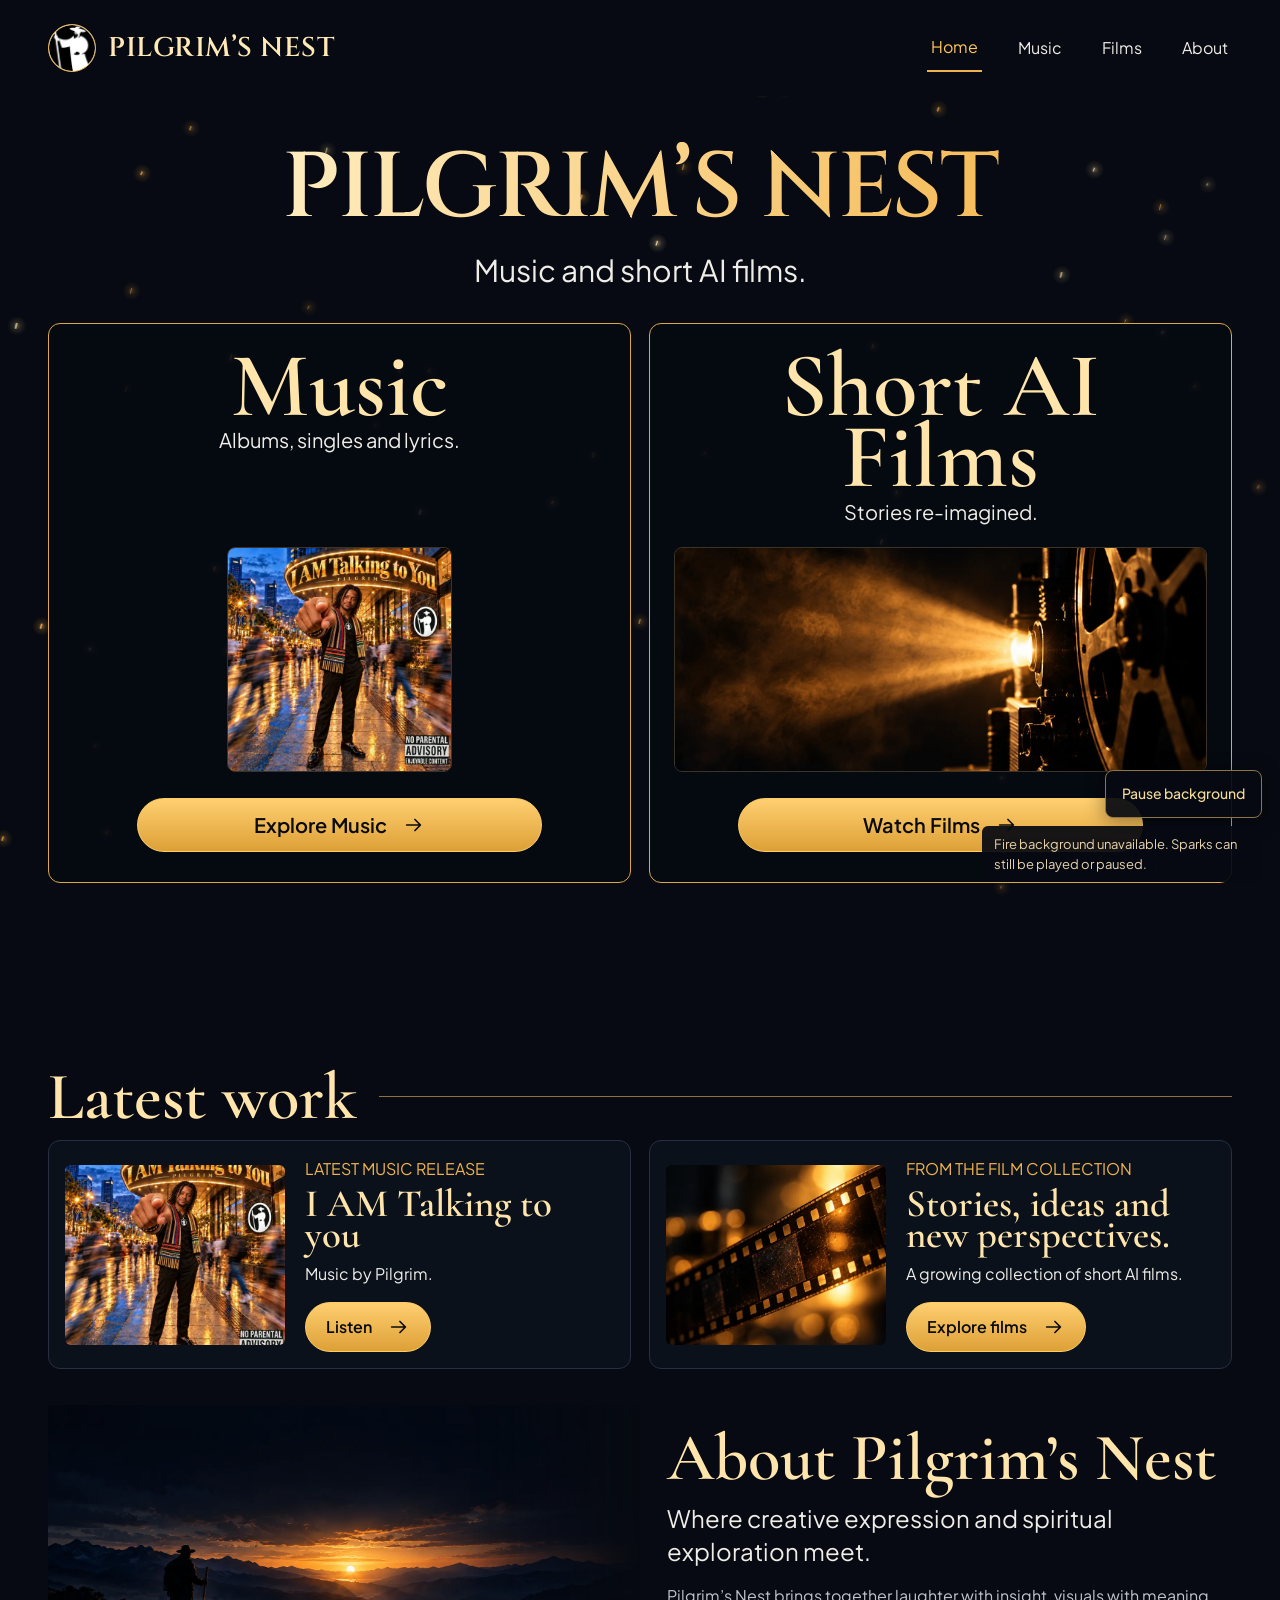
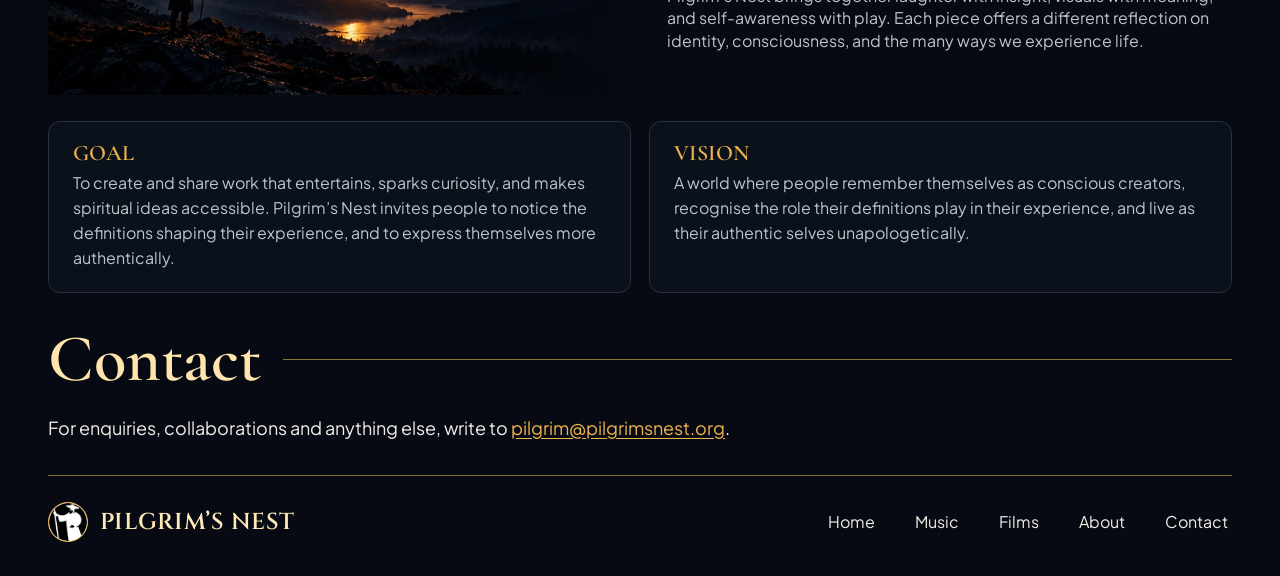
<file: index.html>
<!doctype html><html lang="en"><head><meta charset="utf-8"><meta name="viewport" content="width=device-width,initial-scale=1"><meta http-equiv="Content-Security-Policy" content="default-src 'self'; script-src 'self'; style-src 'self'; img-src 'self' data:; font-src 'self'; media-src 'self'; connect-src 'self'; object-src 'none'; base-uri 'self'; form-action 'self'"><meta name="referrer" content="strict-origin-when-cross-origin"><title>Pilgrim’s Nest — Music and short AI films</title><meta name="description" content="Music and short AI films. Explore Pilgrim’s albums, singles, lyrics and videos."><meta name="theme-color" content="#070a12"><link rel="canonical" href="https://pilgrimsnest.org/"><meta property="og:type" content="website"><meta property="og:title" content="Pilgrim’s Nest — Music and short AI films"><meta property="og:description" content="Music and short AI films. Explore Pilgrim’s albums, singles, lyrics and videos."><meta property="og:url" content="https://pilgrimsnest.org/"><meta property="og:image" content="https://pilgrimsnest.org/assets/og-card.jpg"><meta property="og:image:width" content="1200"><meta property="og:image:height" content="630"><meta property="og:image:alt" content="Pilgrim’s Nest — Music and short AI films"><meta name="twitter:card" content="summary_large_image"><meta name="twitter:image" content="https://pilgrimsnest.org/assets/og-card.jpg"><meta name="twitter:image:alt" content="Pilgrim’s Nest — Music and short AI films"><link rel="icon" href="favicon.ico" sizes="any"><link rel="icon" href="favicon.svg" type="image/svg+xml"><link rel="icon" href="favicon.png" type="image/png"><link rel="apple-touch-icon" href="logo-512.png"><link rel="stylesheet" href="portfolio.css"><script type="application/ld+json">{"@context":"https://schema.org","@graph":[{"@type":"WebSite","@id":"https://pilgrimsnest.org/#website","url":"https://pilgrimsnest.org/","name":"Pilgrim’s Nest","description":"Music and short AI films. Explore Pilgrim’s albums, singles, lyrics and videos."},{"@type":"MusicGroup","@id":"https://pilgrimsnest.org/#artist","name":"Pilgrim","alternateName":"Pilgrim’s Nest","url":"https://pilgrimsnest.org/","image":"https://pilgrimsnest.org/assets/og-card.jpg","sameAs":["https://music.apple.com/artist/pilgrim/1857562164","https://open.spotify.com/artist/38LF5CnSlrsLlRaau5VZmc","https://www.youtube.com/channel/UCEpubs9WKih7WW-9HYVdqyw","https://www.tiktok.com/@truepilgrimm","https://www.tiktok.com/@thetruegentile"]}]}</script><script src="portfolio.js" defer></script></head><body class="portfolio-page" data-ambient="fire"><canvas id="ambientSparks" aria-hidden="true"></canvas><div class="ambient-controls"><button id="ambientToggle" class="motion-toggle" type="button" aria-pressed="false" hidden>Play background</button><span id="ambientStatus" class="ambient-status" role="status"></span></div><a class="skip-link" href="#main">Skip to content</a><header class="portfolio-header"><div class="portfolio-wrap header-inner"><a class="nest-brand" href="index.html"><span class="brand-emblem" aria-hidden="true"><img class="brand-face is-active" src="assets/brand-1.webp" width="48" height="48" alt=""><img class="brand-face" src="assets/brand-2.webp" width="48" height="48" alt="" loading="lazy" fetchpriority="low"><img class="brand-face" src="assets/brand-3.webp" width="48" height="48" alt="" loading="lazy" fetchpriority="low"></span><span>Pilgrim’s Nest</span></a><button class="menu-toggle" type="button" aria-expanded="false" aria-controls="primary-nav" hidden aria-label="Open navigation"><svg viewBox="0 0 24 24" aria-hidden="true"><path d="M4 6h16M4 12h16M4 18h16"/></svg></button><nav id="primary-nav" class="portfolio-nav" aria-label="Primary"><a href="index.html" aria-current="page">Home</a><a href="music.html">Music</a><a href="films.html">Films</a><a href="index.html#about">About</a></nav></div></header><div class="ambient-fire" aria-hidden="true"><video id="ambientFireVideo" data-src="assets/hero-loop.mp4" muted loop playsinline preload="none" tabindex="-1"></video></div><main id="main"><aside class="legacy-route" id="latest">Looking for the music? <a href="music.html#latest">Open latest</a>.</aside><aside class="legacy-route" id="album">Looking for the music? <a href="music.html#album">Open album</a>.</aside><aside class="legacy-route" id="singles">Looking for the music? <a href="music.html#singles">Open singles</a>.</aside><section class="portal-hero portfolio-wrap" aria-labelledby="portal-title"><h1 id="portal-title">Pilgrim’s Nest</h1><p class="portal-subtitle">Music and short AI films.</p><div class="path-grid"><article class="path-panel"><div class="path-copy"><h2>Music</h2><p>Albums, singles and lyrics.</p></div><img class="path-art music-art" src="assets/i-am-talking-to-you.webp" width="600" height="600" alt="I AM Talking to you cover art" fetchpriority="high"><a class="gold-link" href="music.html">Explore Music <svg viewBox="0 0 24 24" aria-hidden="true"><path d="M4 12h15m-6-6 6 6-6 6"/></svg></a></article><article class="path-panel"><div class="path-copy"><h2>Short AI Films</h2><p>Stories re-imagined.</p></div><img class="path-art cinema-art" src="assets/cinema-projector.webp" width="1536" height="1024" alt="" fetchpriority="high"><a class="gold-link" href="films.html">Watch Films <svg viewBox="0 0 24 24" aria-hidden="true"><path d="M4 12h15m-6-6 6 6-6 6"/></svg></a></article></div></section><section class="latest-work portfolio-wrap" aria-labelledby="latest-work-title"><h2 id="latest-work-title" class="ruled-title">Latest work</h2><div class="work-grid"><article class="work-preview"><img src="assets/i-am-talking-to-you.webp" width="600" height="600" alt="" loading="lazy"><div><p class="work-label">Latest music release</p><h3>I AM Talking to you</h3><p>Music by Pilgrim.</p><a class="gold-link" href="music.html#latest">Listen <svg viewBox="0 0 24 24" aria-hidden="true"><path d="M4 12h15m-6-6 6 6-6 6"/></svg></a></div></article><article class="work-preview"><img src="assets/cinema-filmstrip.webp" width="640" height="640" alt="" loading="lazy"><div><p class="work-label">From the film collection</p><h3>Stories, ideas and new perspectives.</h3><p>A growing collection of short AI films.</p><a class="gold-link" href="films.html">Explore films <svg viewBox="0 0 24 24" aria-hidden="true"><path d="M4 12h15m-6-6 6 6-6 6"/></svg></a></div></article></div></section><section class="portal-about portfolio-wrap" id="about"><img src="assets/mountain-pilgrim.webp" width="1672" height="941" alt="A pilgrim overlooking mountain ranges at sunset" loading="lazy"><div><h2>About Pilgrim’s Nest</h2><p>Where creative expression and spiritual exploration meet.</p><p class="about-detail">Pilgrim’s Nest brings together laughter with insight, visuals with meaning, and self-awareness with play. Each piece offers a different reflection on identity, consciousness, and the many ways we experience life.</p></div></section><section class="about-grid portfolio-wrap" aria-label="Goal and vision"><article class="about-card"><h3>Goal</h3><p>To create and share work that entertains, sparks curiosity, and makes spiritual ideas accessible. Pilgrim’s Nest invites people to notice the definitions shaping their experience, and to express themselves more authentically.</p></article><article class="about-card"><h3>Vision</h3><p>A world where people remember themselves as conscious creators, recognise the role their definitions play in their experience, and live as their authentic selves unapologetically.</p></article></section><section class="contact-block portfolio-wrap" id="contact" aria-labelledby="contact-title"><h2 id="contact-title" class="ruled-title">Contact</h2><p id="contactJs" hidden>For enquiries, collaborations and anything else, write to <a class="contact-email" href="#contact" data-u="pilgrim" data-d="pilgrimsnest.org"></a>.</p><noscript><p>For enquiries, collaborations and anything else, write to <strong>pilgrim [at] pilgrimsnest [dot] org</strong>.</p></noscript></section></main><footer class="portfolio-footer portfolio-wrap"><a class="nest-brand" href="index.html"><img src="assets/brand-1.webp" width="40" height="40" alt=""><span>Pilgrim’s Nest</span></a><nav aria-label="Footer"><a href="index.html">Home</a><a href="music.html">Music</a><a href="films.html">Films</a><a href="index.html#about">About</a><a href="index.html#contact">Contact</a></nav></footer></body></html>
</file>
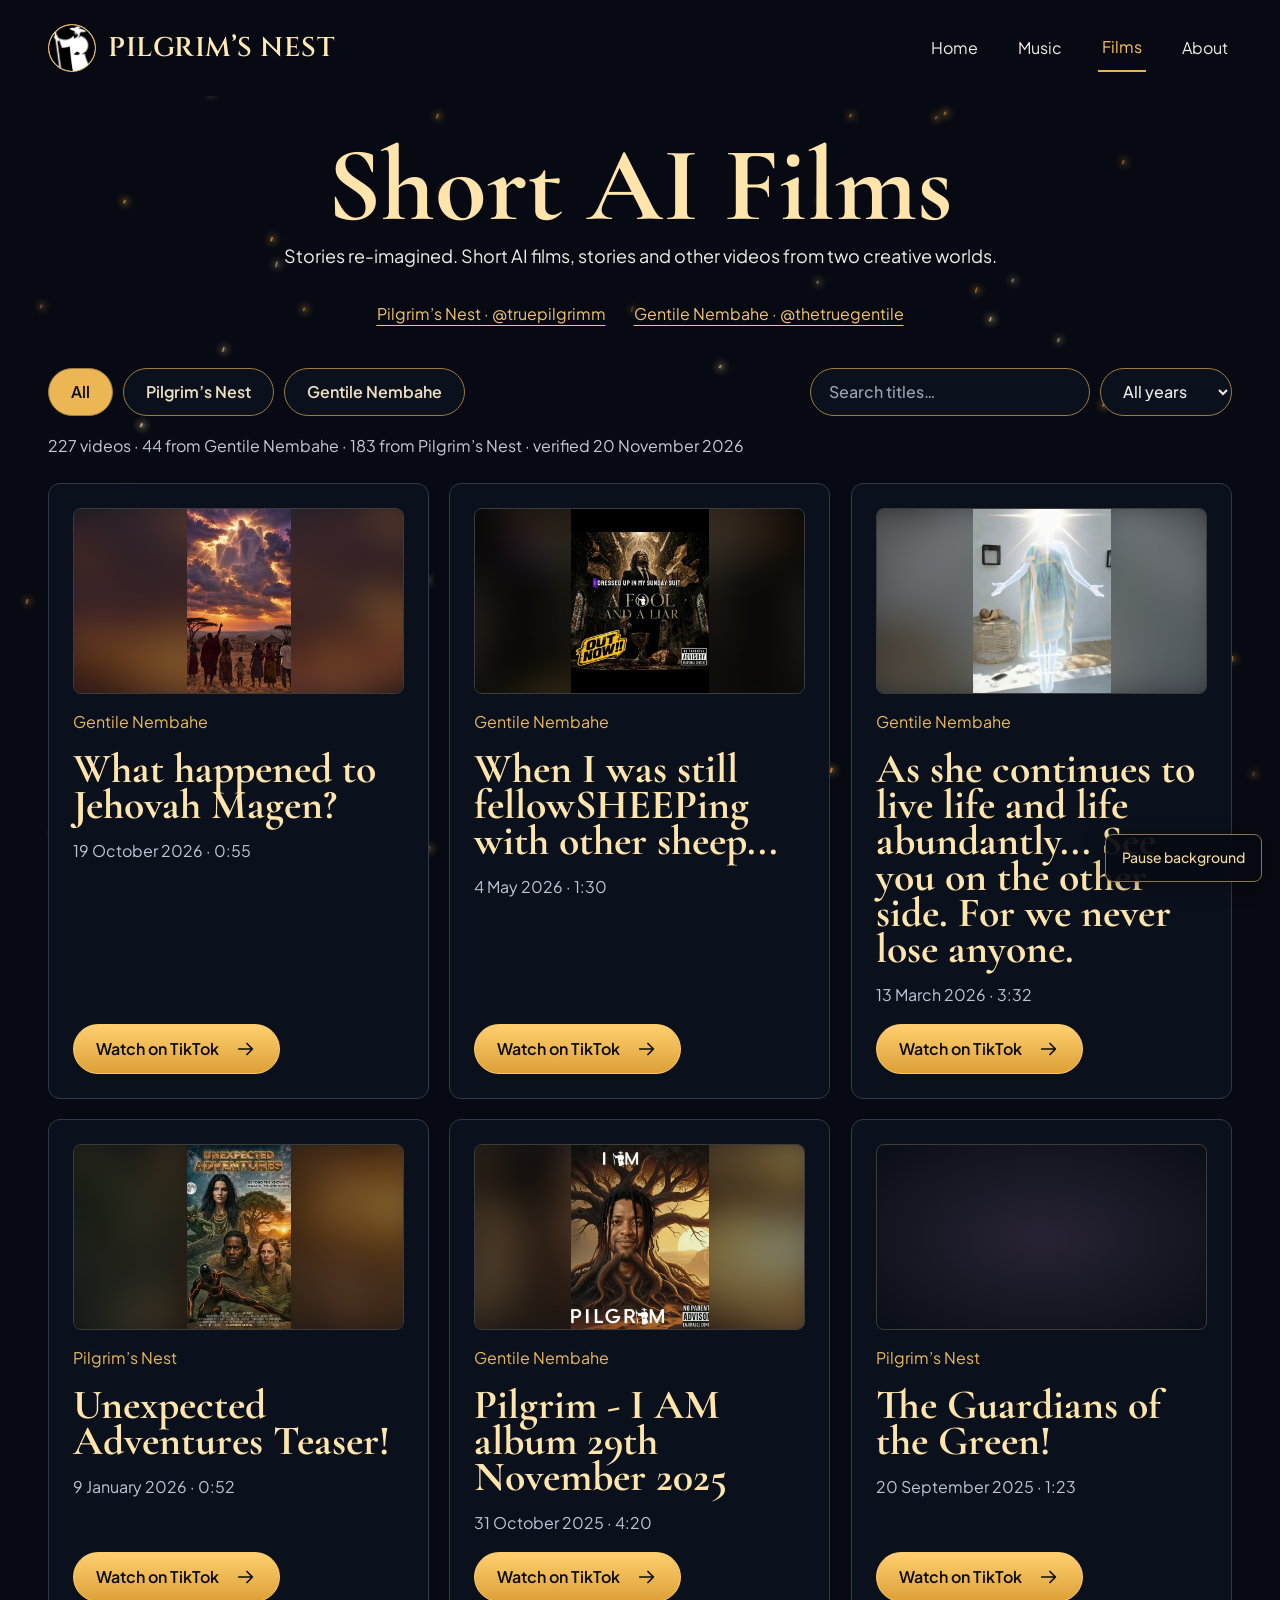
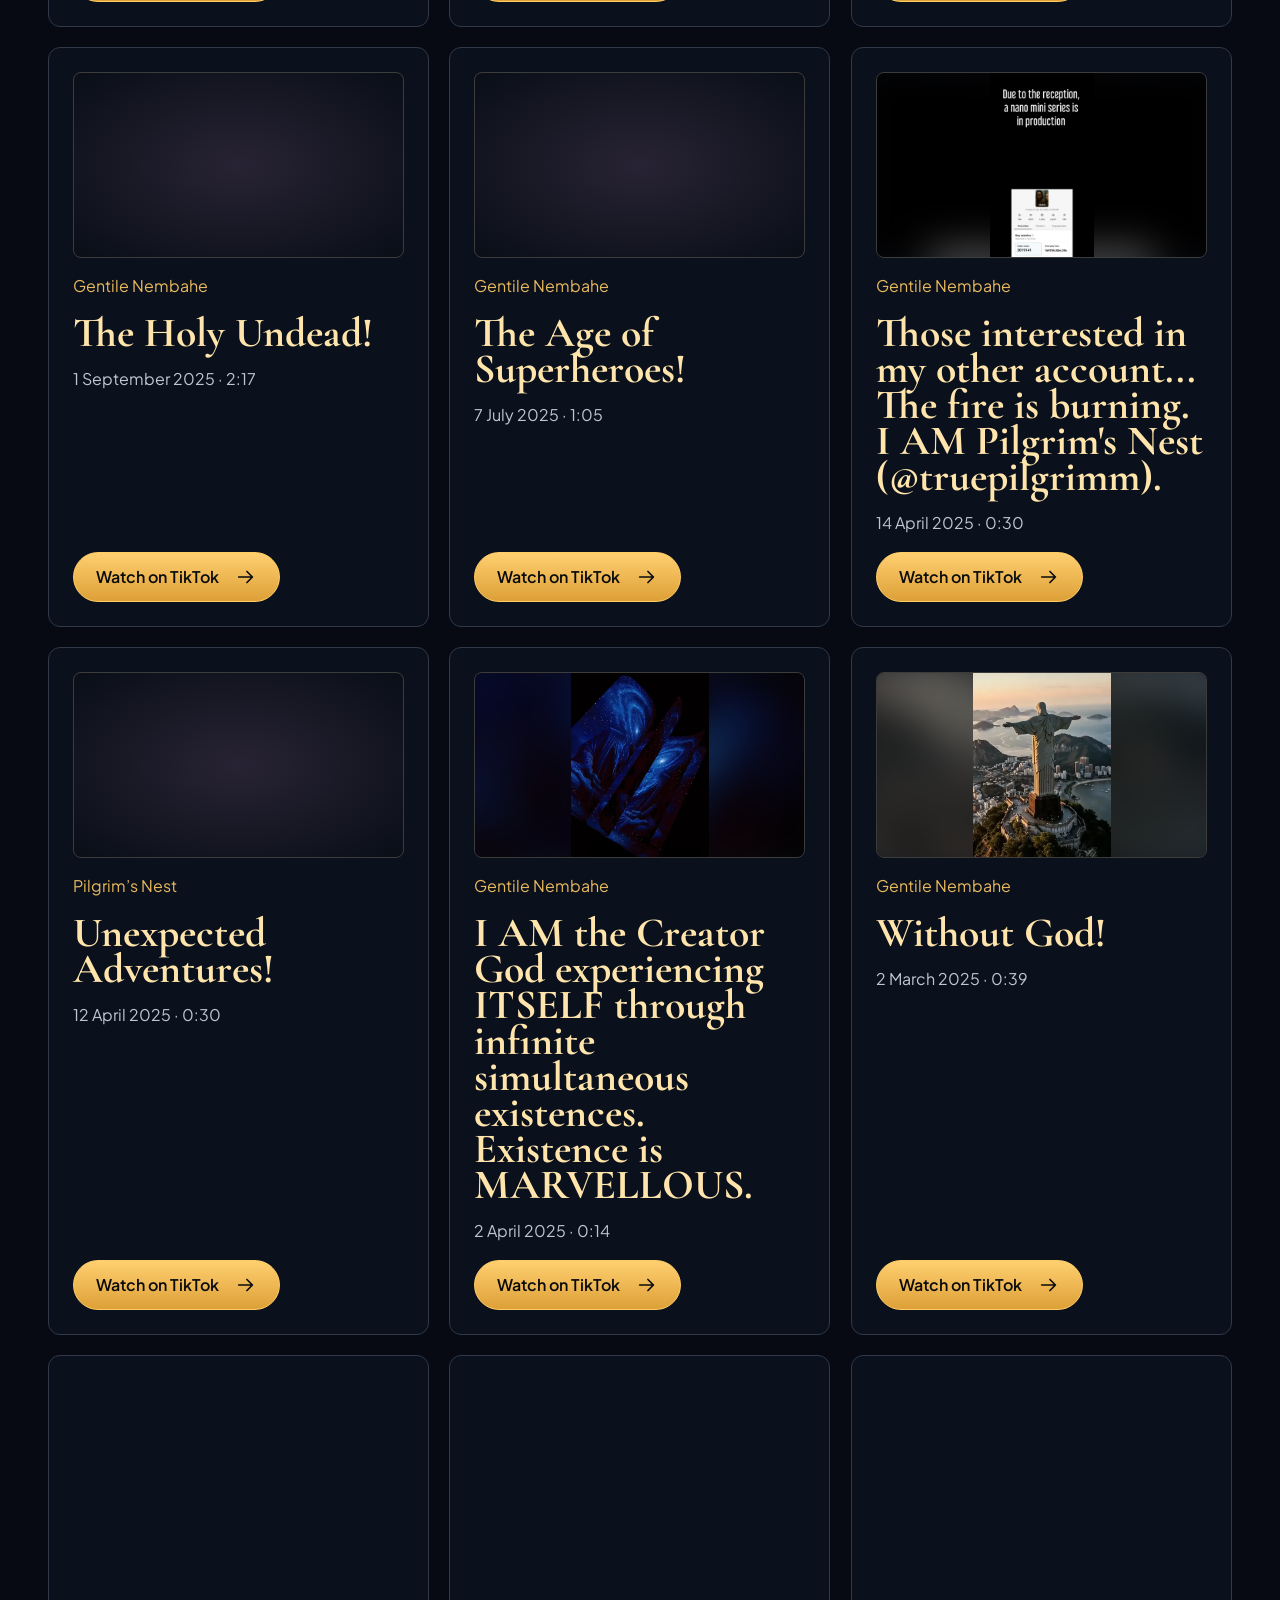
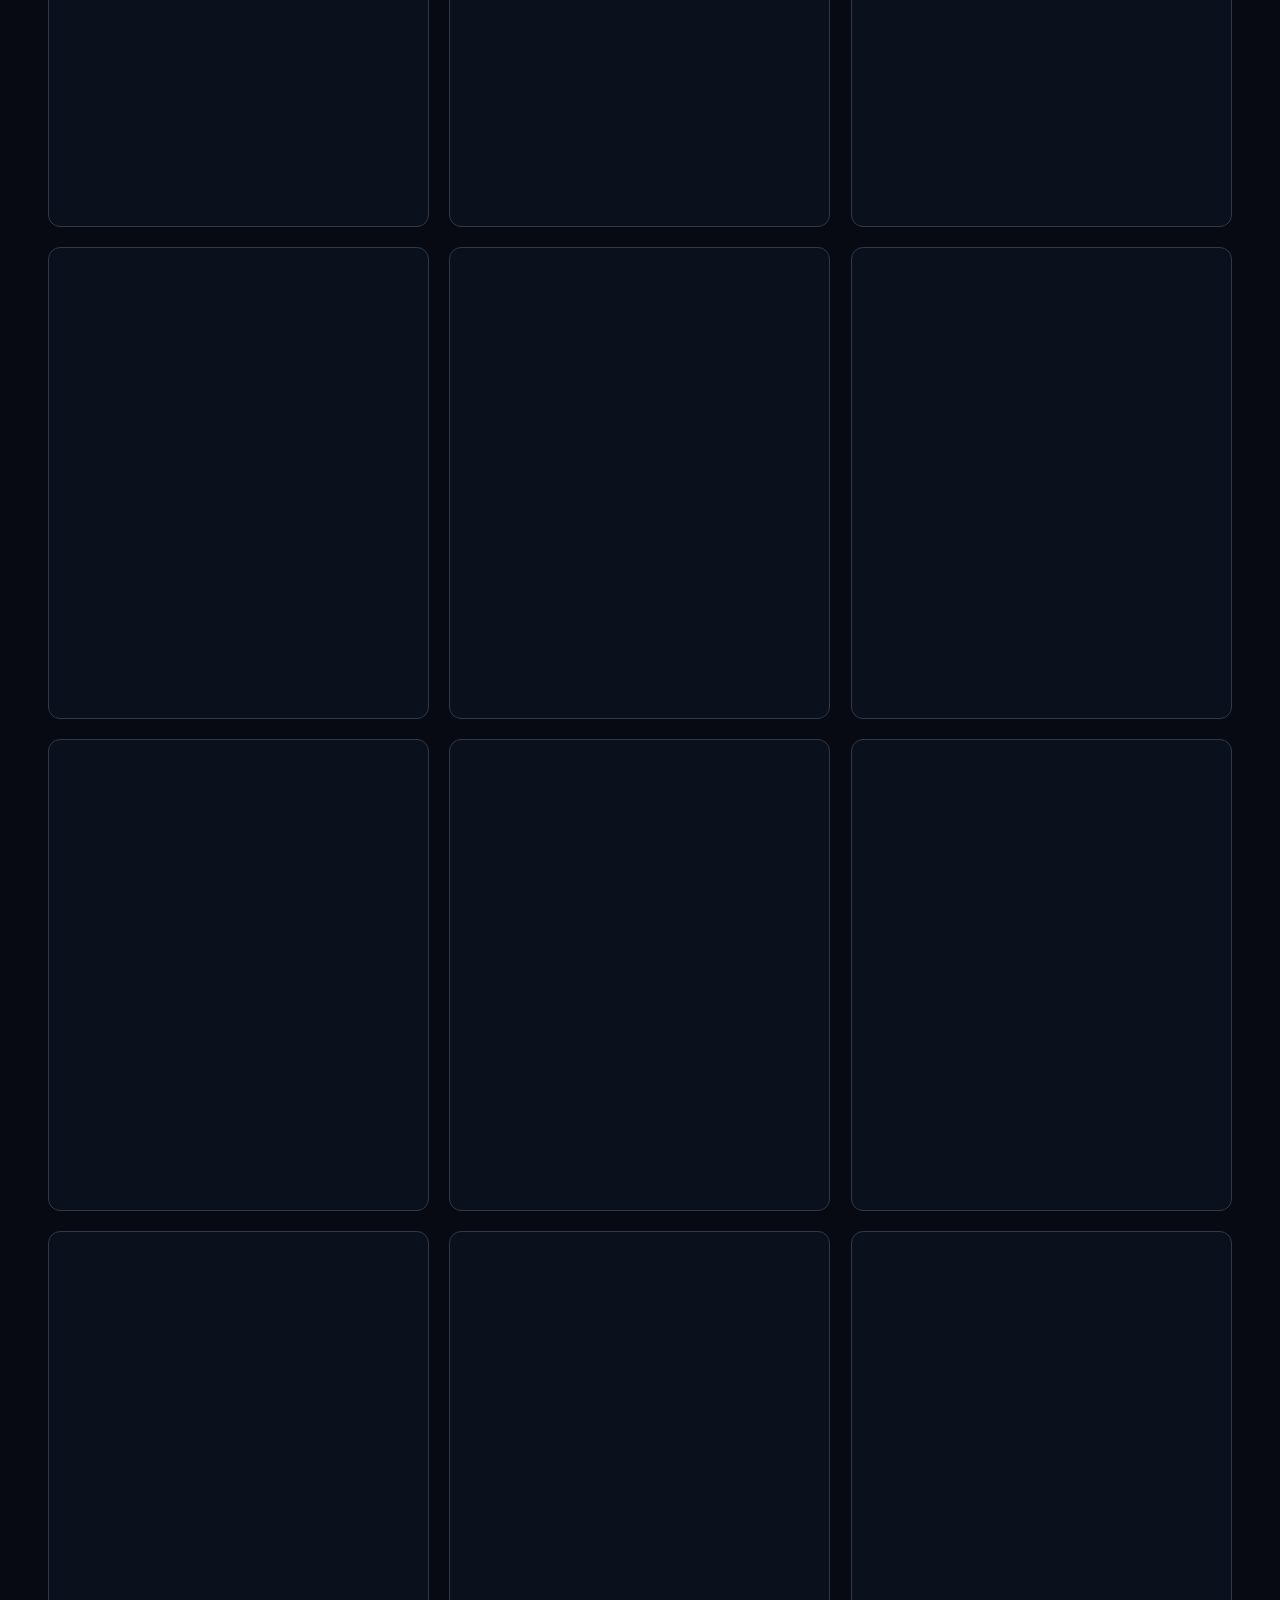
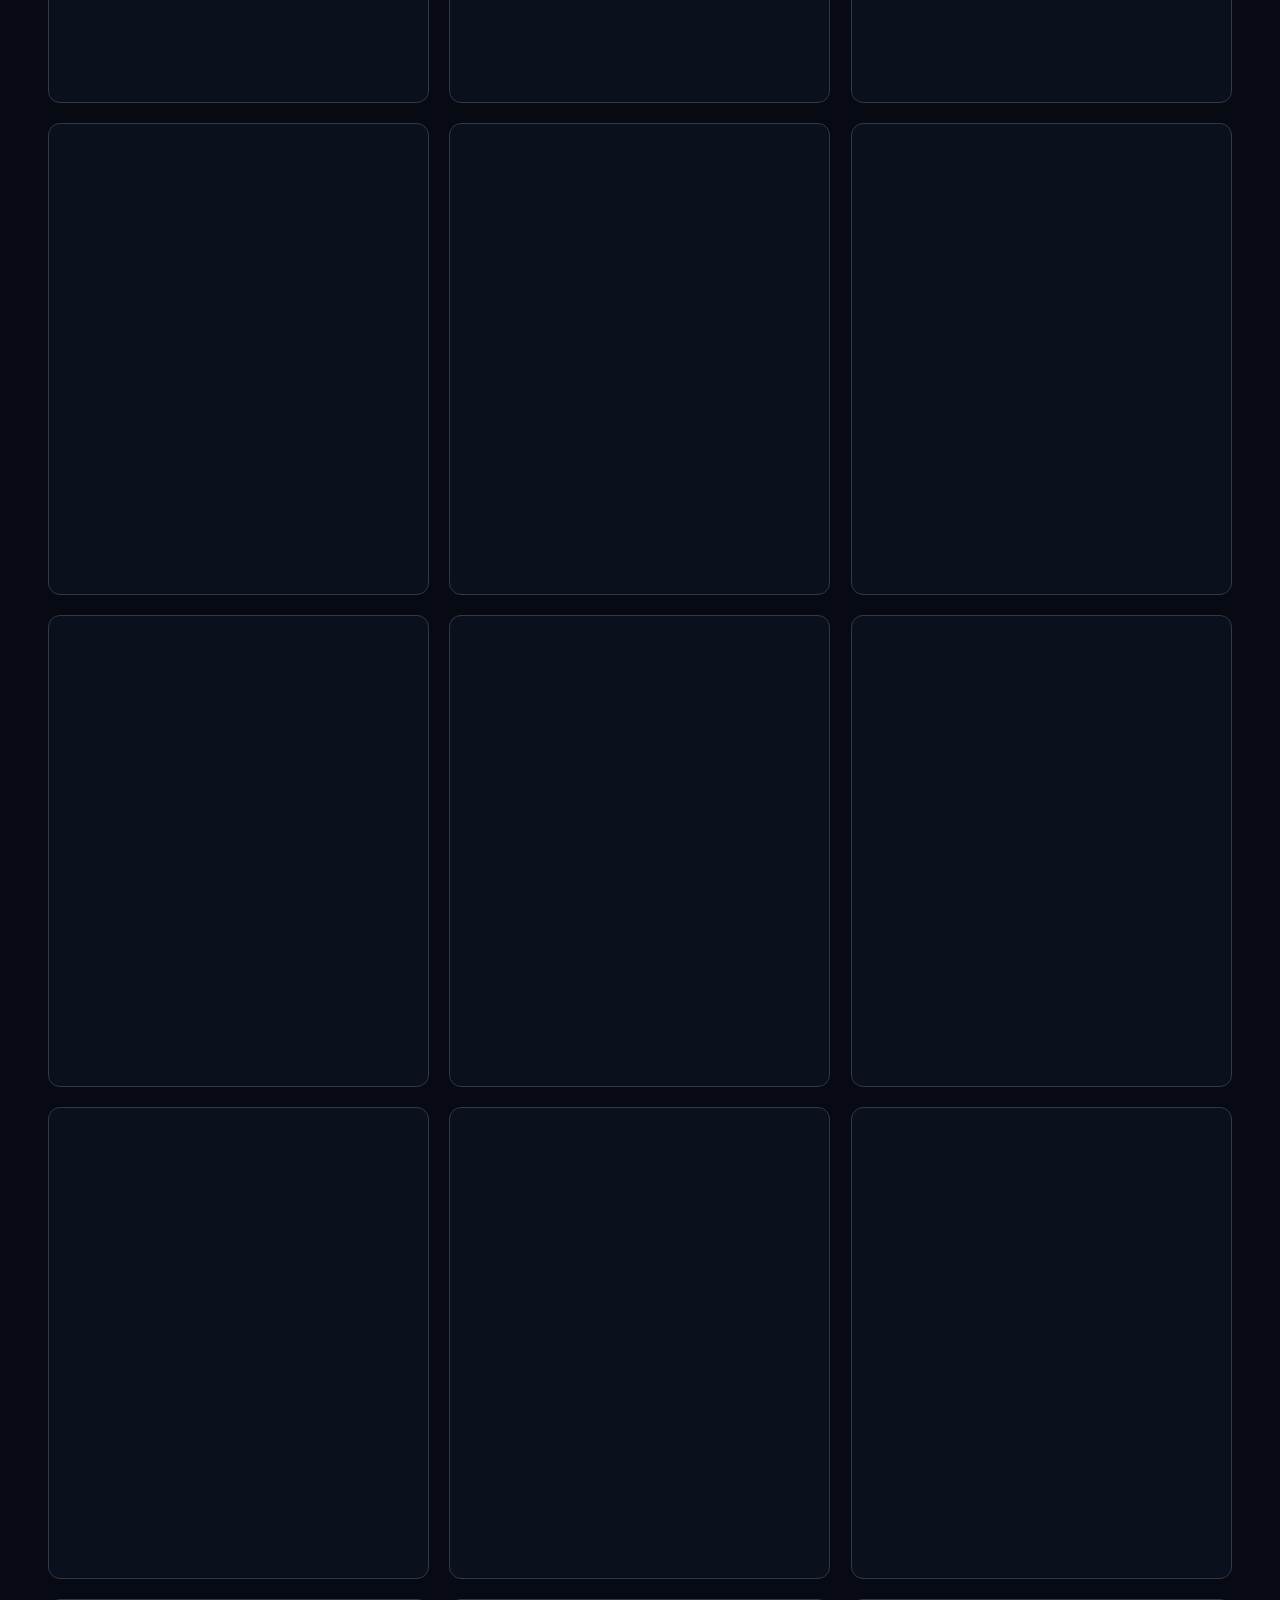
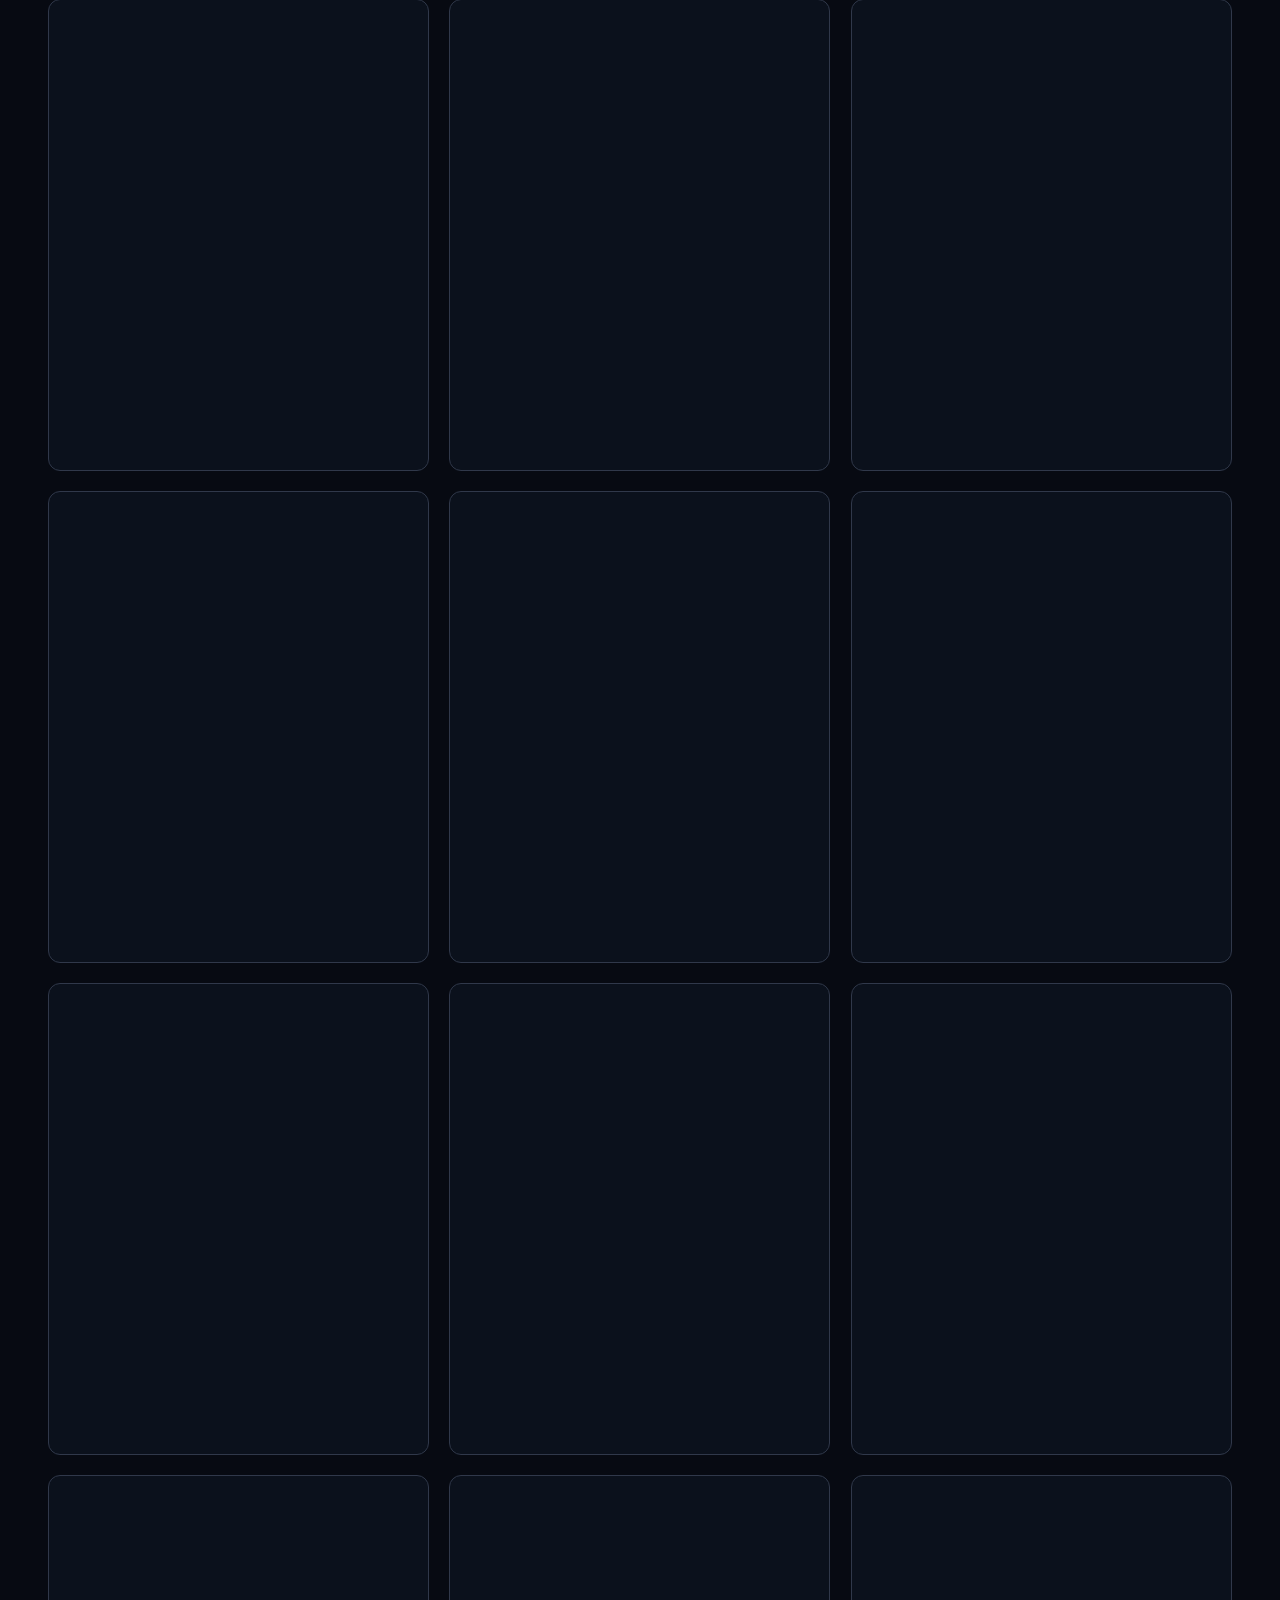
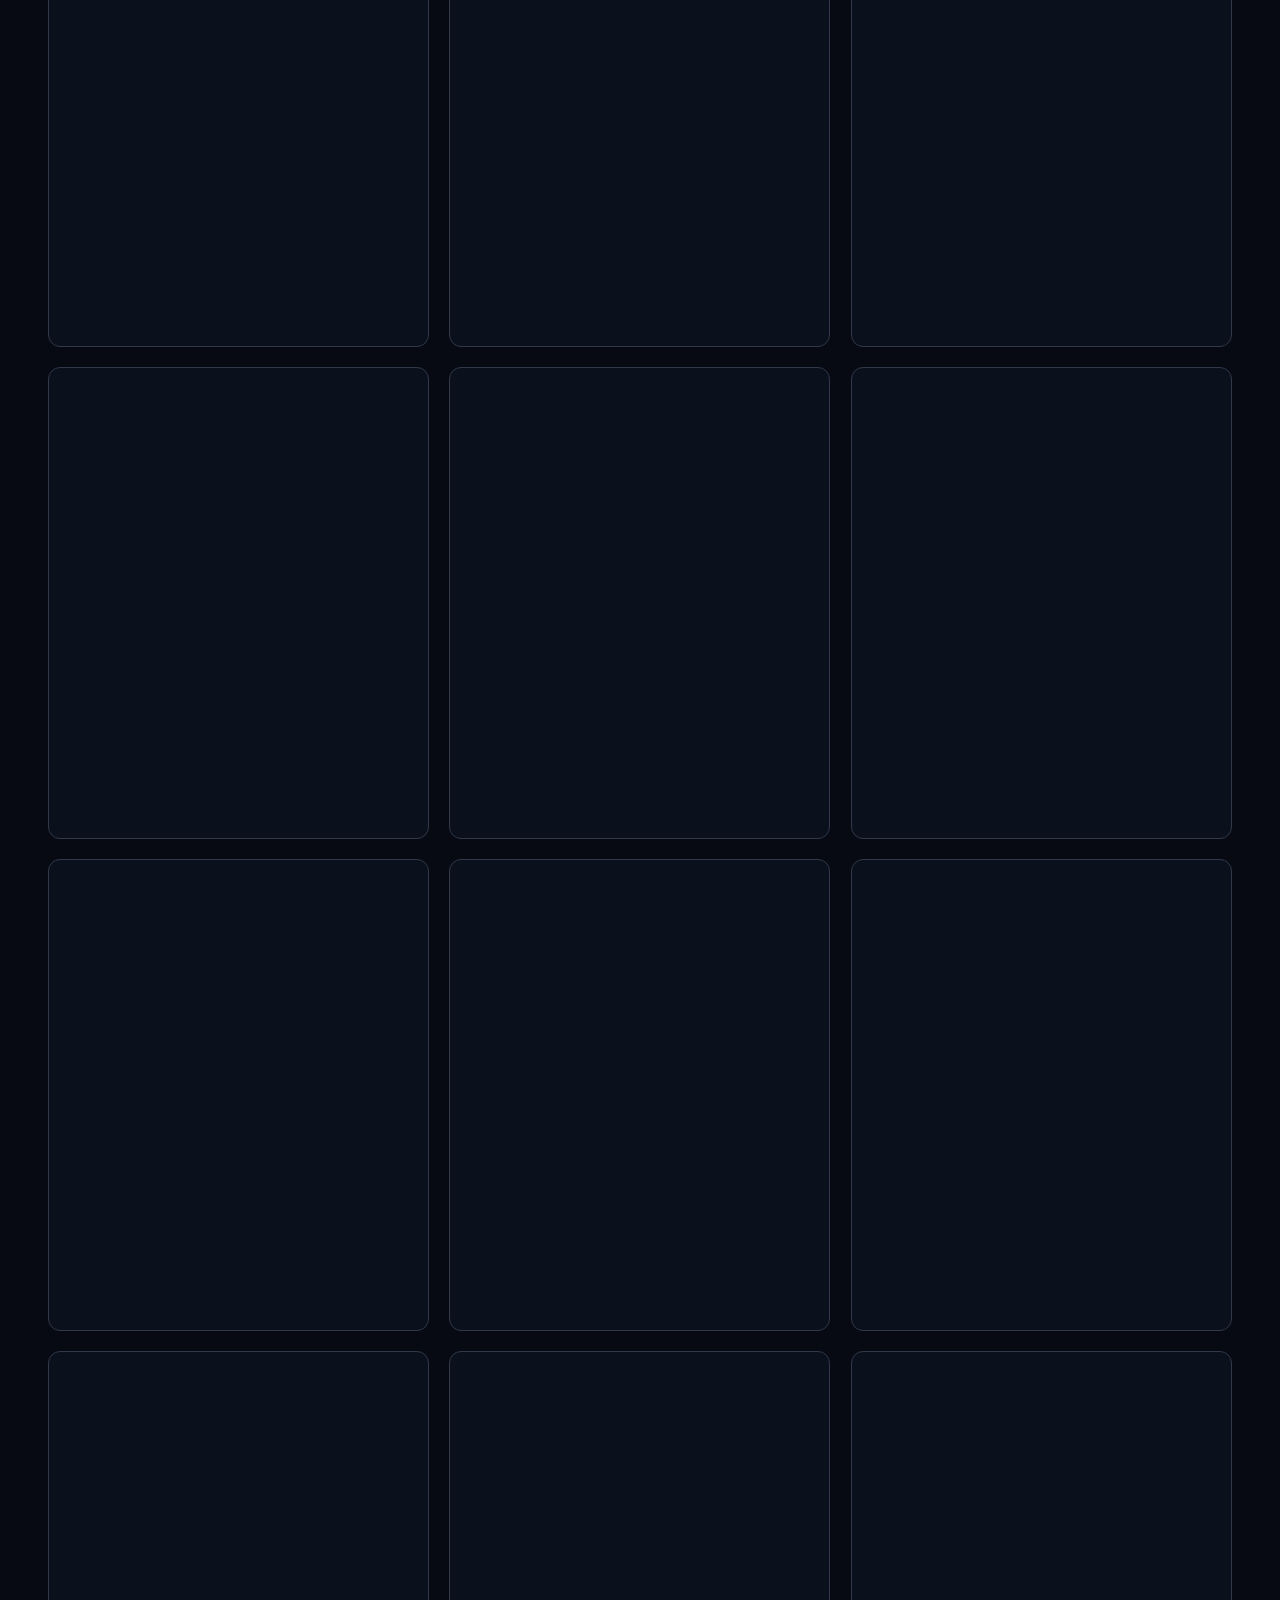
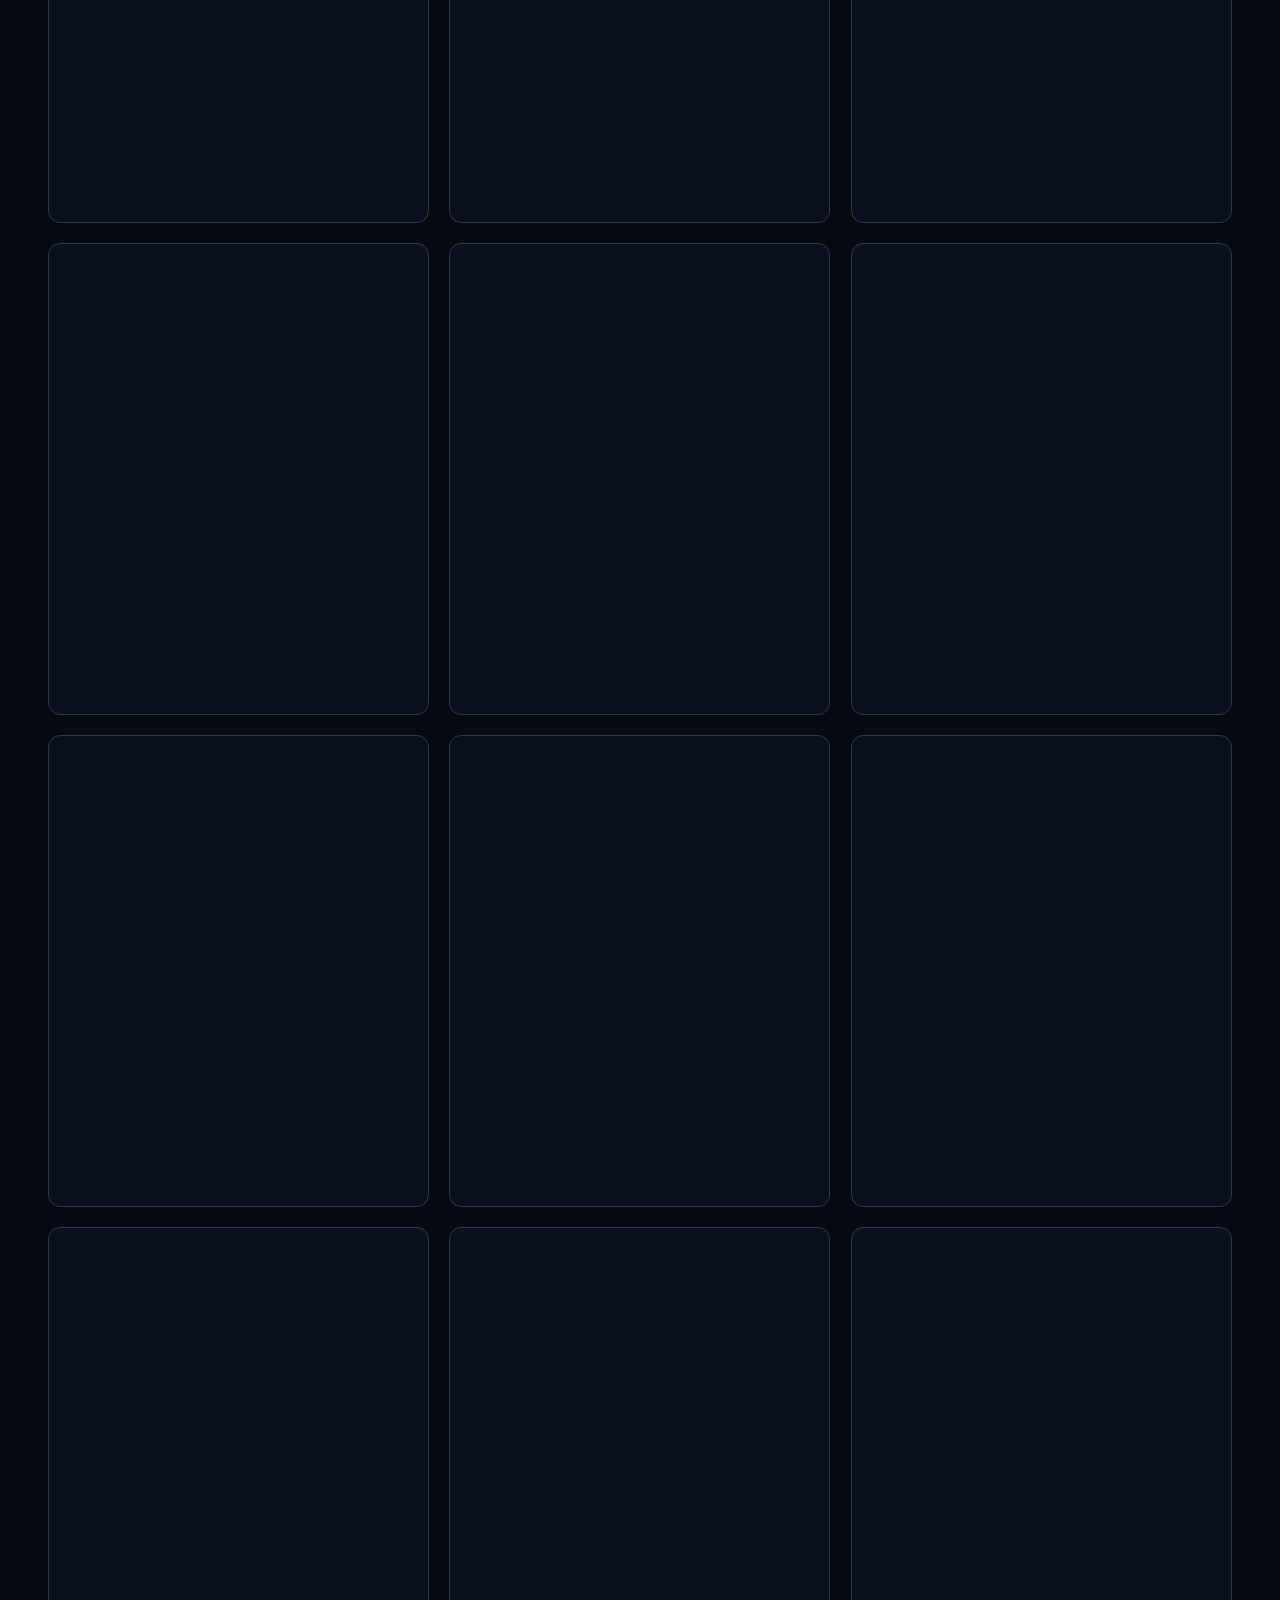
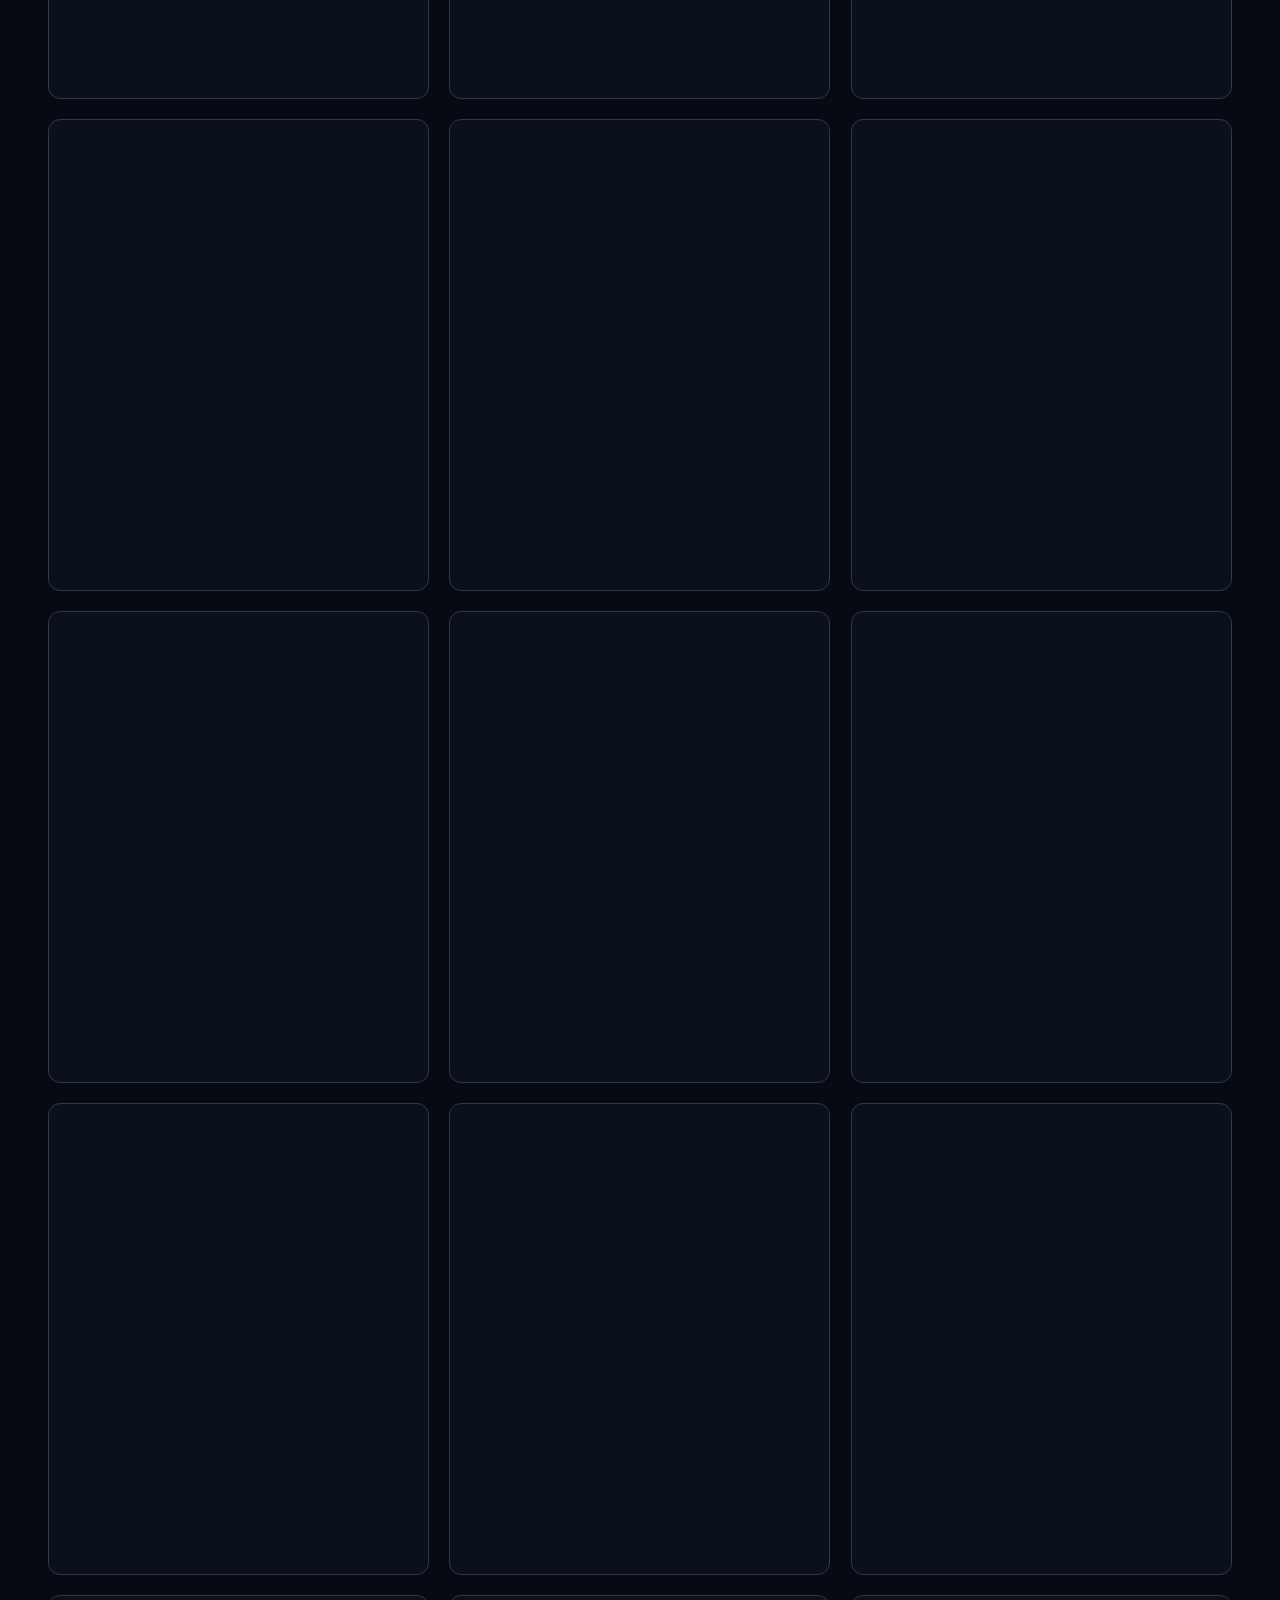
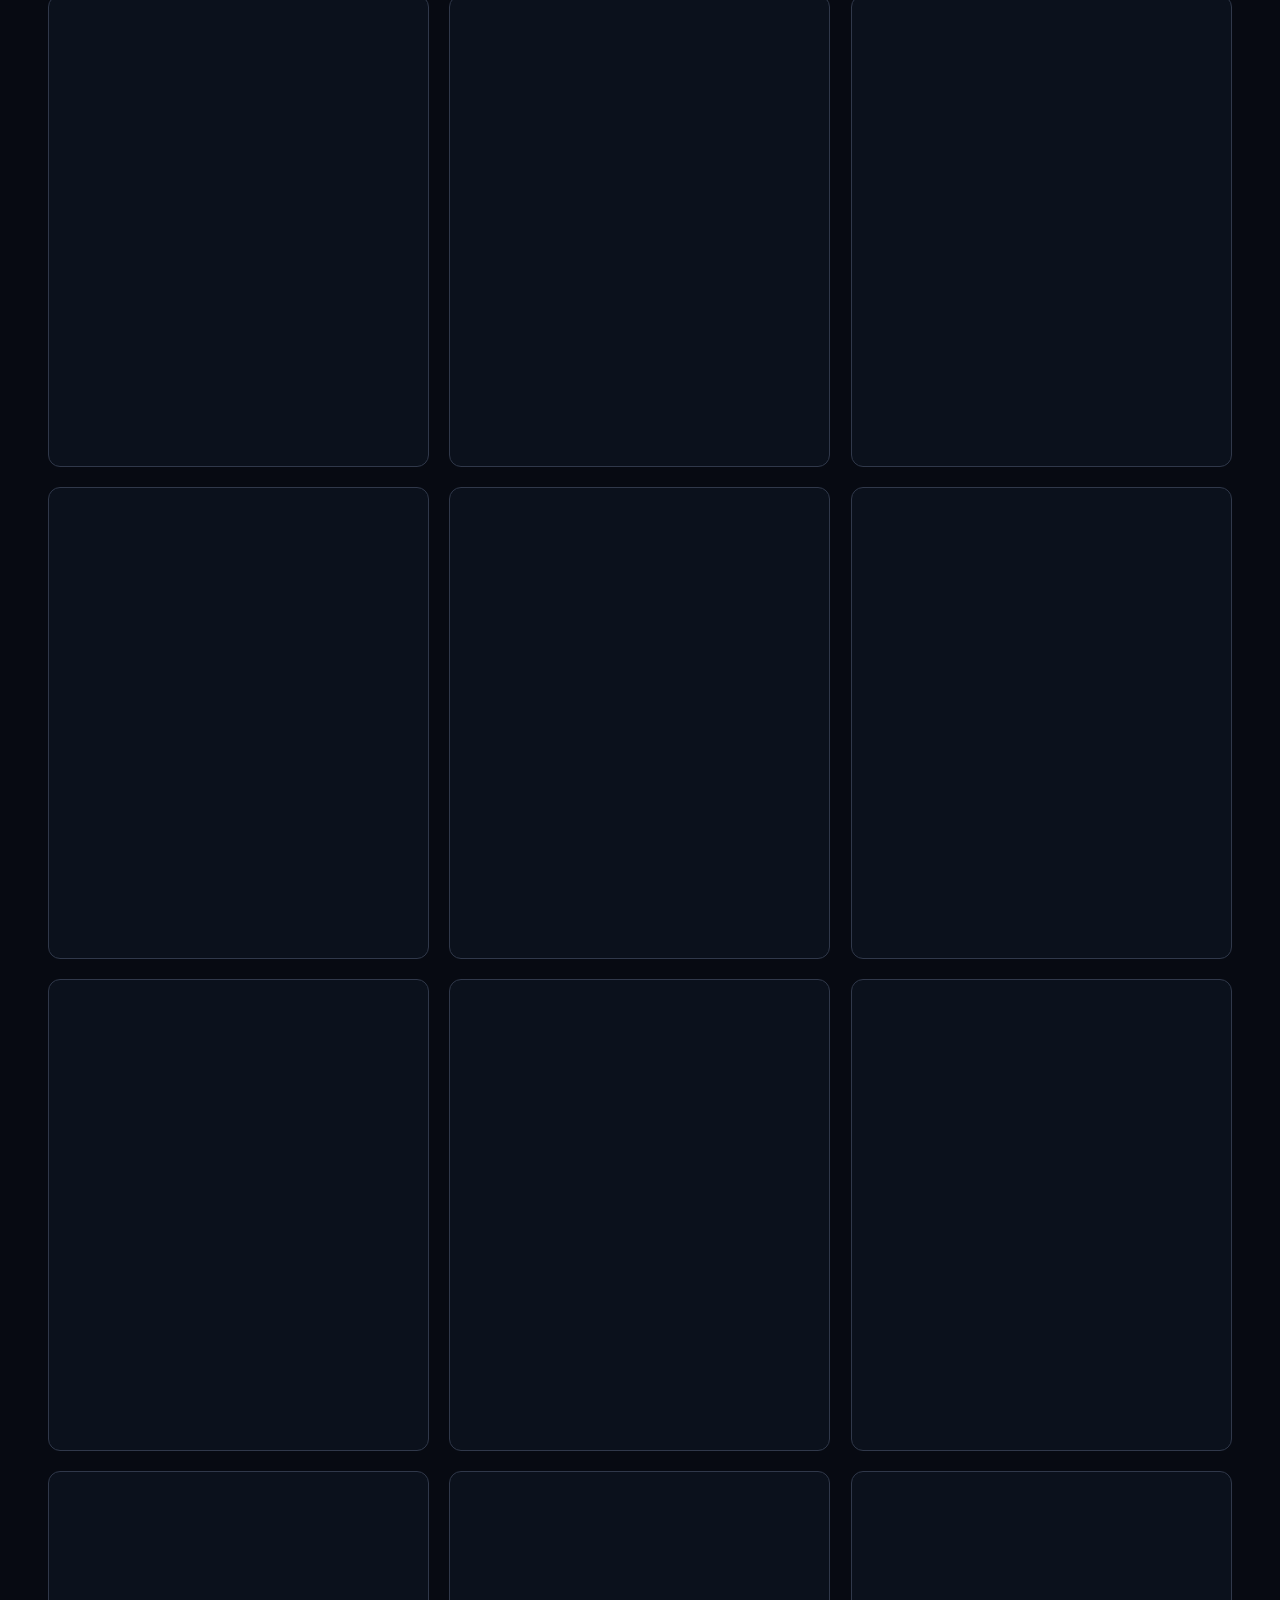
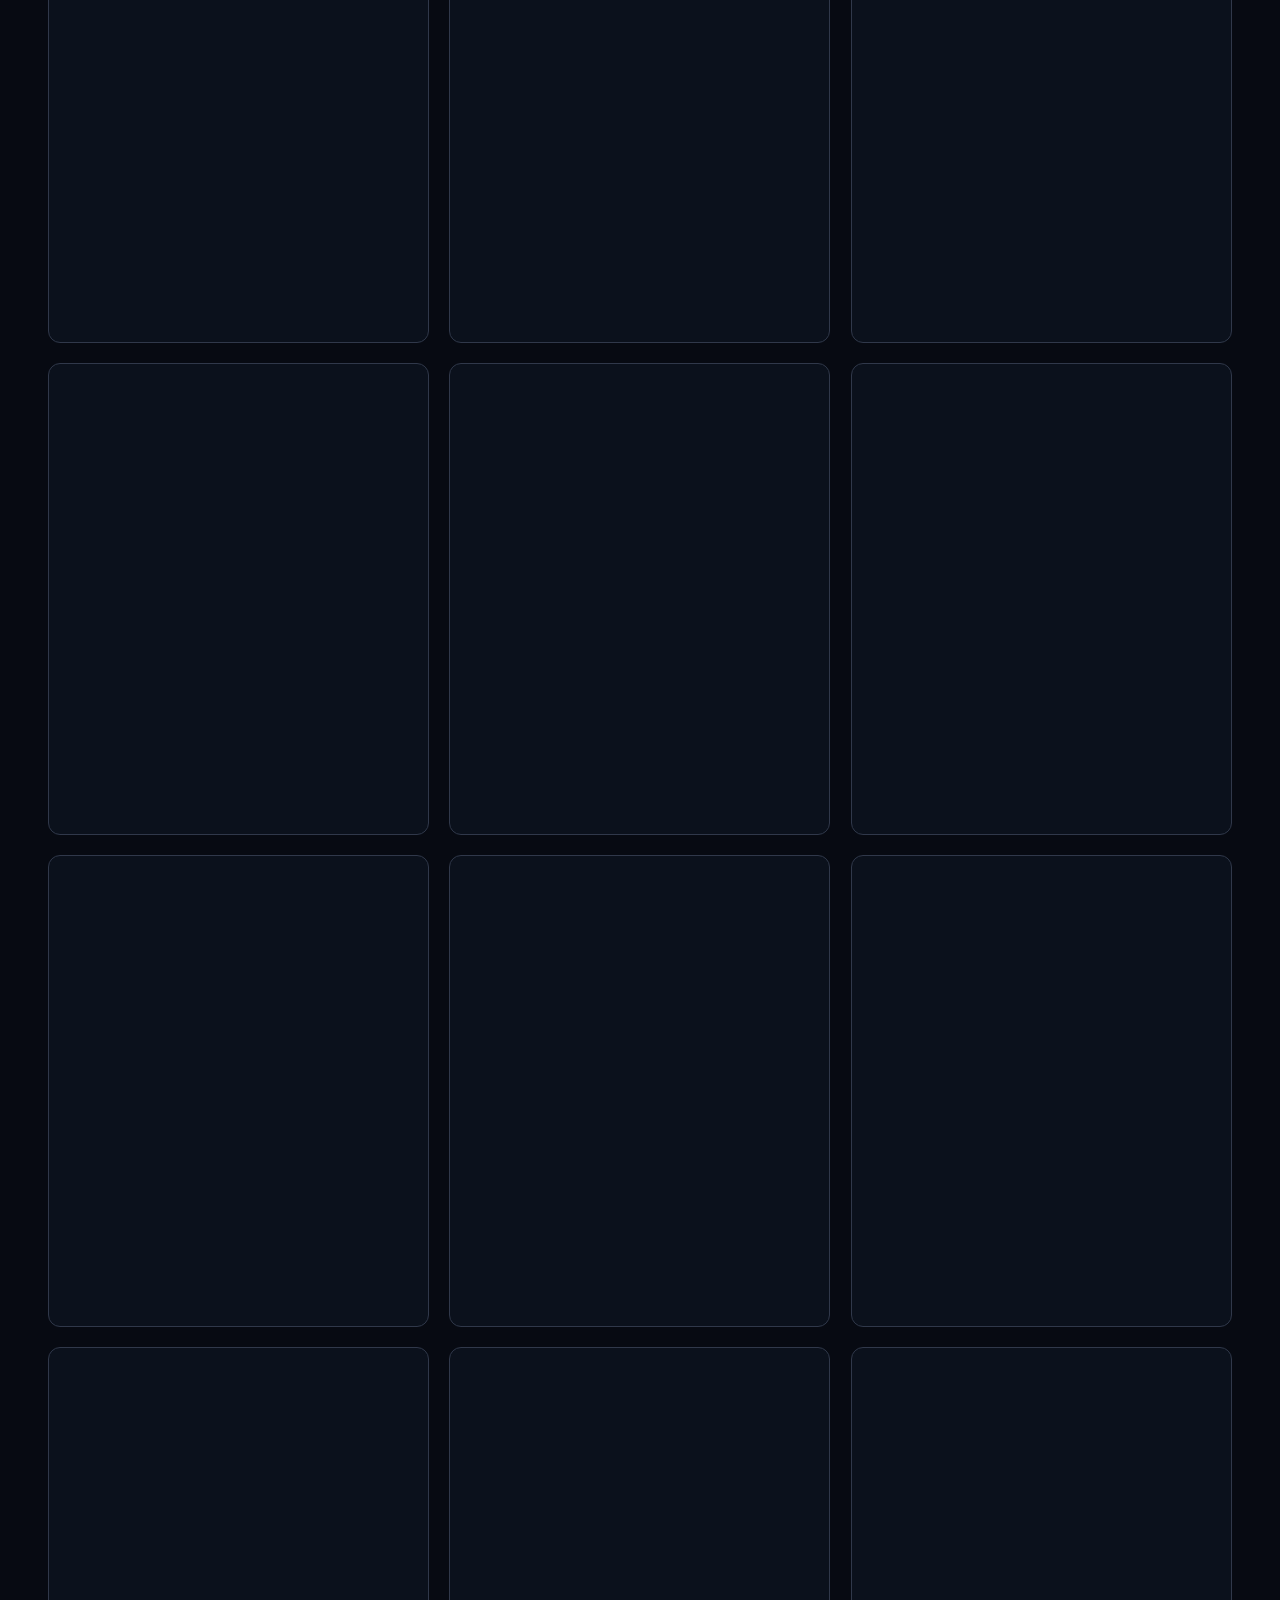
<file: films.html>
<!doctype html><html lang="en"><head><meta charset="utf-8"><meta name="viewport" content="width=device-width,initial-scale=1"><meta http-equiv="Content-Security-Policy" content="default-src 'self'; script-src 'self'; style-src 'self'; img-src 'self' data:; font-src 'self'; media-src 'self'; connect-src 'self'; object-src 'none'; base-uri 'self'; form-action 'self'"><meta name="referrer" content="strict-origin-when-cross-origin"><title>Films — Pilgrim’s Nest</title><meta name="description" content="Short AI films, stories and videos from Pilgrim’s Nest and Gentile Nembahe."><meta name="theme-color" content="#070a12"><link rel="canonical" href="https://pilgrimsnest.org/films.html"><meta property="og:type" content="website"><meta property="og:title" content="Films — Pilgrim’s Nest"><meta property="og:description" content="Short AI films, stories and videos from Pilgrim’s Nest and Gentile Nembahe."><meta property="og:url" content="https://pilgrimsnest.org/films.html"><meta property="og:image" content="https://pilgrimsnest.org/assets/og-card.jpg"><meta property="og:image:width" content="1200"><meta property="og:image:height" content="630"><meta property="og:image:alt" content="Pilgrim’s Nest — Music and short AI films"><meta name="twitter:card" content="summary_large_image"><meta name="twitter:image" content="https://pilgrimsnest.org/assets/og-card.jpg"><meta name="twitter:image:alt" content="Pilgrim’s Nest — Music and short AI films"><link rel="icon" href="favicon.ico" sizes="any"><link rel="icon" href="favicon.svg" type="image/svg+xml"><link rel="icon" href="favicon.png" type="image/png"><link rel="apple-touch-icon" href="logo-512.png"><link rel="stylesheet" href="portfolio.css"><!-- jsonld:start --><script type="application/ld+json">{"@context":"https://schema.org","@type":"CollectionPage","name":"Films — Pilgrim’s Nest","url":"https://pilgrimsnest.org/films.html","description":"Short AI films, stories and videos from Pilgrim’s Nest and Gentile Nembahe.","image":"https://pilgrimsnest.org/assets/og-card.jpg","dateModified":"2026-11-20","creator":[{"@type":"Person","name":"Pilgrim’s Nest","sameAs":"https://www.tiktok.com/@truepilgrimm"},{"@type":"Person","name":"Gentile Nembahe","sameAs":"https://www.tiktok.com/@thetruegentile"}],"mainEntity":{"@type":"ItemList","numberOfItems":227}}</script><!-- jsonld:end --><script src="portfolio.js" defer></script></head><body class="portfolio-page" data-ambient="sparks"><canvas id="ambientSparks" aria-hidden="true"></canvas><div class="ambient-controls"><button id="ambientToggle" class="motion-toggle" type="button" aria-pressed="false" hidden>Play background</button><span id="ambientStatus" class="ambient-status" role="status"></span></div><a class="skip-link" href="#main">Skip to content</a><header class="portfolio-header"><div class="portfolio-wrap header-inner"><a class="nest-brand" href="index.html"><span class="brand-emblem" aria-hidden="true"><img class="brand-face is-active" src="assets/brand-1.webp" width="48" height="48" alt=""><img class="brand-face" src="assets/brand-2.webp" width="48" height="48" alt="" loading="lazy" fetchpriority="low"><img class="brand-face" src="assets/brand-3.webp" width="48" height="48" alt="" loading="lazy" fetchpriority="low"></span><span>Pilgrim’s Nest</span></a><button class="menu-toggle" type="button" aria-expanded="false" aria-controls="primary-nav" hidden aria-label="Open navigation"><svg viewBox="0 0 24 24" aria-hidden="true"><path d="M4 6h16M4 12h16M4 18h16"/></svg></button><nav id="primary-nav" class="portfolio-nav" aria-label="Primary"><a href="index.html">Home</a><a href="music.html">Music</a><a href="films.html" aria-current="page">Films</a><a href="index.html#about">About</a></nav></div></header><main id="main" class="portfolio-wrap"><section class="film-intro"><h1>Short AI Films</h1><p>Stories re-imagined. Short AI films, stories and other videos from two creative worlds.</p><div class="account-links"><a href="https://www.tiktok.com/@truepilgrimm" target="_blank" rel="noopener noreferrer">Pilgrim’s Nest · @truepilgrimm</a><a href="https://www.tiktok.com/@thetruegentile" target="_blank" rel="noopener noreferrer">Gentile Nembahe · @thetruegentile</a></div></section><section aria-label="Video collection"><div class="film-controls" hidden><div class="film-account-group" role="group" aria-label="Filter by account"><button type="button" data-account="all" aria-pressed="true">All</button><button type="button" data-account="truepilgrimm" aria-pressed="false">Pilgrim’s Nest</button><button type="button" data-account="thetruegentile" aria-pressed="false">Gentile Nembahe</button></div><div class="film-query-group"><label class="sr-only" for="filmSearch">Search videos</label><input id="filmSearch" class="film-search" type="search" placeholder="Search titles…" autocomplete="off"><label class="sr-only" for="filmYear">Filter by year</label><select id="filmYear" class="film-year"><!-- years:start --><option value="all">All years</option><option value="2026">2026</option><option value="2025">2025</option><option value="2024">2024</option><option value="2023">2023</option><!-- years:end --></select></div></div><p class="film-count" role="status" data-verified-label="20 November 2026">227 videos · 44 from Gentile Nembahe · 183 from Pilgrim’s Nest · verified 20 November 2026</p><div class="film-grid"><!-- films:start -->
<article class="film-card" data-account="thetruegentile" data-year="2026" data-video-id="7698422111416749319"><div class="film-still"><span class="film-still-fallback" aria-hidden="true">Still unavailable<br>Watch on TikTok below</span><img class="film-still-backdrop" src="assets/film-stills/7698422111416749319.webp" width="360" height="640" loading="eager" decoding="async" fetchpriority="low" alt="" aria-hidden="true"><img class="film-still-image" src="assets/film-stills/7698422111416749319.webp" width="360" height="640" loading="eager" decoding="async" fetchpriority="high" alt="Villagers outside thatched huts at sunset point to a vast glowing figure forming in the clouds above the savannah."></div><p class="film-author">Gentile Nembahe</p><h2>What happened to Jehovah Magen?</h2><time datetime="2026-10-19">19 October 2026 · 0:55</time><a class="gold-link" href="https://www.tiktok.com/@thetruegentile/video/7698422111416749319" target="_blank" rel="noopener noreferrer" aria-label="Watch on TikTok: What happened to Jehovah Magen?">Watch on TikTok <svg viewBox="0 0 24 24" aria-hidden="true"><path d="M4 12h15m-6-6 6 6-6 6"/></svg></a></article>
<article class="film-card" data-account="thetruegentile" data-year="2026" data-video-id="7636073214120135943"><div class="film-still"><span class="film-still-fallback" aria-hidden="true">Still unavailable<br>Watch on TikTok below</span><img class="film-still-backdrop" src="assets/film-stills/7636073214120135943.webp" width="480" height="640" loading="eager" decoding="async" fetchpriority="low" alt="" aria-hidden="true"><img class="film-still-image" src="assets/film-stills/7636073214120135943.webp" width="480" height="640" loading="eager" decoding="async" fetchpriority="high" alt="A hooded figure in a dark forest on the A Fool and a Liar cover."></div><p class="film-author">Gentile Nembahe</p><h2>When I was still fellowSHEEPing with other sheep...</h2><time datetime="2026-05-04">4 May 2026 · 1:30</time><a class="gold-link" href="https://www.tiktok.com/@thetruegentile/video/7636073214120135943" target="_blank" rel="noopener noreferrer" aria-label="Watch on TikTok: When I was still fellowSHEEPing with other sheep...">Watch on TikTok <svg viewBox="0 0 24 24" aria-hidden="true"><path d="M4 12h15m-6-6 6 6-6 6"/></svg></a></article>
<article class="film-card" data-account="thetruegentile" data-year="2026" data-video-id="7616806068517211412"><div class="film-still"><span class="film-still-fallback" aria-hidden="true">Still unavailable<br>Watch on TikTok below</span><img class="film-still-backdrop" src="assets/film-stills/7616806068517211412.webp" width="720" height="960" loading="eager" decoding="async" fetchpriority="low" alt="" aria-hidden="true"><img class="film-still-image" src="assets/film-stills/7616806068517211412.webp" width="720" height="960" loading="eager" decoding="async" fetchpriority="high" alt="A glowing robed figure stands in a sunlit room."></div><p class="film-author">Gentile Nembahe</p><h2>As she continues to live life and life abundantly... See you on the other side. For we never lose anyone.</h2><time datetime="2026-03-13">13 March 2026 · 3:32</time><a class="gold-link" href="https://www.tiktok.com/@thetruegentile/video/7616806068517211412" target="_blank" rel="noopener noreferrer" aria-label="Watch on TikTok: As she continues to live life and life abundantly... See you on the other side. For we never lose anyone.">Watch on TikTok <svg viewBox="0 0 24 24" aria-hidden="true"><path d="M4 12h15m-6-6 6 6-6 6"/></svg></a></article>
<article class="film-card" data-account="truepilgrimm" data-year="2026" data-video-id="7593352887632186631"><div class="film-still"><span class="film-still-fallback" aria-hidden="true">Still unavailable<br>Watch on TikTok below</span><img class="film-still-backdrop" src="assets/film-stills/7593352887632186631.webp" width="360" height="640" loading="lazy" decoding="async" alt="" aria-hidden="true"><img class="film-still-image" src="assets/film-stills/7593352887632186631.webp" width="360" height="640" loading="lazy" decoding="async" alt="Three characters on the Unexpected Adventures film poster."></div><p class="film-author">Pilgrim’s Nest</p><h2>Unexpected Adventures Teaser!</h2><time datetime="2026-01-09">9 January 2026 · 0:52</time><a class="gold-link" href="https://www.tiktok.com/@truepilgrimm/video/7593352887632186631" target="_blank" rel="noopener noreferrer" aria-label="Watch on TikTok: Unexpected Adventures Teaser!">Watch on TikTok <svg viewBox="0 0 24 24" aria-hidden="true"><path d="M4 12h15m-6-6 6 6-6 6"/></svg></a></article>
<article class="film-card" data-account="thetruegentile" data-year="2025" data-video-id="7567365911208791303"><div class="film-still"><span class="film-still-fallback" aria-hidden="true">Still unavailable<br>Watch on TikTok below</span><img class="film-still-backdrop" src="assets/film-stills/7567365911208791303.webp" width="480" height="640" loading="lazy" decoding="async" alt="" aria-hidden="true"><img class="film-still-image" src="assets/film-stills/7567365911208791303.webp" width="480" height="640" loading="lazy" decoding="async" alt="A man with dreadlocks framed by tree branches and roots."></div><p class="film-author">Gentile Nembahe</p><h2>Pilgrim - I AM album 29th November 2025</h2><time datetime="2025-10-31">31 October 2025 · 4:20</time><a class="gold-link" href="https://www.tiktok.com/@thetruegentile/video/7567365911208791303" target="_blank" rel="noopener noreferrer" aria-label="Watch on TikTok: Pilgrim - I AM album 29th November 2025">Watch on TikTok <svg viewBox="0 0 24 24" aria-hidden="true"><path d="M4 12h15m-6-6 6 6-6 6"/></svg></a></article>
<article class="film-card" data-account="truepilgrimm" data-year="2025" data-video-id="7552199629354339592"><div class="film-still"><span class="film-still-fallback" aria-hidden="true">Still unavailable<br>Watch on TikTok below</span><img class="film-still-backdrop" src="assets/film-stills/7552199629354339592.webp" width="720" height="960" loading="lazy" decoding="async" alt="" aria-hidden="true"><img class="film-still-image" src="assets/film-stills/7552199629354339592.webp" width="720" height="960" loading="lazy" decoding="async" alt="Two black wolves stand in a green mountain landscape."></div><p class="film-author">Pilgrim’s Nest</p><h2>The Guardians of the Green!</h2><time datetime="2025-09-20">20 September 2025 · 1:23</time><a class="gold-link" href="https://www.tiktok.com/@truepilgrimm/video/7552199629354339592" target="_blank" rel="noopener noreferrer" aria-label="Watch on TikTok: The Guardians of the Green!">Watch on TikTok <svg viewBox="0 0 24 24" aria-hidden="true"><path d="M4 12h15m-6-6 6 6-6 6"/></svg></a></article>
<article class="film-card" data-account="thetruegentile" data-year="2025" data-video-id="7544991848507411719"><div class="film-still"><span class="film-still-fallback" aria-hidden="true">Still unavailable<br>Watch on TikTok below</span><img class="film-still-image" src="assets/film-stills/7544991848507411719.webp" width="960" height="540" loading="lazy" decoding="async" alt="Lightning strikes above an ancient city and its domed building."></div><p class="film-author">Gentile Nembahe</p><h2>The Holy Undead!</h2><time datetime="2025-09-01">1 September 2025 · 2:17</time><a class="gold-link" href="https://www.tiktok.com/@thetruegentile/video/7544991848507411719" target="_blank" rel="noopener noreferrer" aria-label="Watch on TikTok: The Holy Undead!">Watch on TikTok <svg viewBox="0 0 24 24" aria-hidden="true"><path d="M4 12h15m-6-6 6 6-6 6"/></svg></a></article>
<article class="film-card" data-account="thetruegentile" data-year="2025" data-video-id="7524258423094005048"><div class="film-still"><span class="film-still-fallback" aria-hidden="true">Still unavailable<br>Watch on TikTok below</span><img class="film-still-image" src="assets/film-stills/7524258423094005048.webp" width="960" height="530" loading="lazy" decoding="async" alt="A black title card reading A special dedication."></div><p class="film-author">Gentile Nembahe</p><h2>The Age of Superheroes!</h2><time datetime="2025-07-07">7 July 2025 · 1:05</time><a class="gold-link" href="https://www.tiktok.com/@thetruegentile/video/7524258423094005048" target="_blank" rel="noopener noreferrer" aria-label="Watch on TikTok: The Age of Superheroes!">Watch on TikTok <svg viewBox="0 0 24 24" aria-hidden="true"><path d="M4 12h15m-6-6 6 6-6 6"/></svg></a></article>
<article class="film-card" data-account="thetruegentile" data-year="2025" data-video-id="7493184643601091845"><div class="film-still"><span class="film-still-fallback" aria-hidden="true">Still unavailable<br>Watch on TikTok below</span><img class="film-still-backdrop" src="assets/film-stills/7493184643601091845.webp" width="540" height="960" loading="lazy" decoding="async" alt="" aria-hidden="true"><img class="film-still-image" src="assets/film-stills/7493184643601091845.webp" width="540" height="960" loading="lazy" decoding="async" alt="A mini-series production announcement above an account screenshot."></div><p class="film-author">Gentile Nembahe</p><h2>Those interested in my other account... The fire is burning. I AM Pilgrim&#x27;s Nest (@truepilgrimm).</h2><time datetime="2025-04-14">14 April 2025 · 0:30</time><a class="gold-link" href="https://www.tiktok.com/@thetruegentile/video/7493184643601091845" target="_blank" rel="noopener noreferrer" aria-label="Watch on TikTok: Those interested in my other account... The fire is burning. I AM Pilgrim&#x27;s Nest (@truepilgrimm).">Watch on TikTok <svg viewBox="0 0 24 24" aria-hidden="true"><path d="M4 12h15m-6-6 6 6-6 6"/></svg></a></article>
<article class="film-card" data-account="truepilgrimm" data-year="2025" data-video-id="7492379630243040517"><div class="film-still"><span class="film-still-fallback" aria-hidden="true">Still unavailable<br>Watch on TikTok below</span><img class="film-still-backdrop" src="assets/film-stills/7492379630243040517.webp" width="720" height="960" loading="lazy" decoding="async" alt="" aria-hidden="true"><img class="film-still-image" src="assets/film-stills/7492379630243040517.webp" width="720" height="960" loading="lazy" decoding="async" alt="A worried man and woman look ahead in a jungle."></div><p class="film-author">Pilgrim’s Nest</p><h2>Unexpected Adventures!</h2><time datetime="2025-04-12">12 April 2025 · 0:30</time><a class="gold-link" href="https://www.tiktok.com/@truepilgrimm/video/7492379630243040517" target="_blank" rel="noopener noreferrer" aria-label="Watch on TikTok: Unexpected Adventures!">Watch on TikTok <svg viewBox="0 0 24 24" aria-hidden="true"><path d="M4 12h15m-6-6 6 6-6 6"/></svg></a></article>
<article class="film-card" data-account="thetruegentile" data-year="2025" data-video-id="7488645737497038086"><div class="film-still"><span class="film-still-fallback" aria-hidden="true">Still unavailable<br>Watch on TikTok below</span><img class="film-still-backdrop" src="assets/film-stills/7488645737497038086.webp" width="480" height="640" loading="lazy" decoding="async" alt="" aria-hidden="true"><img class="film-still-image" src="assets/film-stills/7488645737497038086.webp" width="480" height="640" loading="lazy" decoding="async" alt="Glowing blue abstract forms against a dark background."></div><p class="film-author">Gentile Nembahe</p><h2>I AM the Creator God experiencing ITSELF through infinite simultaneous existences. Existence is MARVELLOUS.</h2><time datetime="2025-04-02">2 April 2025 · 0:14</time><a class="gold-link" href="https://www.tiktok.com/@thetruegentile/video/7488645737497038086" target="_blank" rel="noopener noreferrer" aria-label="Watch on TikTok: I AM the Creator God experiencing ITSELF through infinite simultaneous existences. Existence is MARVELLOUS.">Watch on TikTok <svg viewBox="0 0 24 24" aria-hidden="true"><path d="M4 12h15m-6-6 6 6-6 6"/></svg></a></article>
<article class="film-card" data-account="thetruegentile" data-year="2025" data-video-id="7477223537330228486"><div class="film-still"><span class="film-still-fallback" aria-hidden="true">Still unavailable<br>Watch on TikTok below</span><img class="film-still-backdrop" src="assets/film-stills/7477223537330228486.webp" width="480" height="640" loading="lazy" decoding="async" alt="" aria-hidden="true"><img class="film-still-image" src="assets/film-stills/7477223537330228486.webp" width="480" height="640" loading="lazy" decoding="async" alt="A statue with outstretched arms overlooks a coastal city at sunset."></div><p class="film-author">Gentile Nembahe</p><h2>Without God!</h2><time datetime="2025-03-02">2 March 2025 · 0:39</time><a class="gold-link" href="https://www.tiktok.com/@thetruegentile/video/7477223537330228486" target="_blank" rel="noopener noreferrer" aria-label="Watch on TikTok: Without God!">Watch on TikTok <svg viewBox="0 0 24 24" aria-hidden="true"><path d="M4 12h15m-6-6 6 6-6 6"/></svg></a></article>
<article class="film-card" data-account="thetruegentile" data-year="2025" data-video-id="7473105559298919685"><div class="film-still"><span class="film-still-fallback" aria-hidden="true">Still unavailable<br>Watch on TikTok below</span><img class="film-still-backdrop" src="assets/film-stills/7473105559298919685.webp" width="720" height="960" loading="lazy" decoding="async" alt="" aria-hidden="true"><img class="film-still-image" src="assets/film-stills/7473105559298919685.webp" width="720" height="960" loading="lazy" decoding="async" alt="A moon and planets seen above spacecraft control panels."></div><p class="film-author">Gentile Nembahe</p><h2>Social Media Religions!</h2><time datetime="2025-02-19">19 February 2025 · 0:18</time><a class="gold-link" href="https://www.tiktok.com/@thetruegentile/video/7473105559298919685" target="_blank" rel="noopener noreferrer" aria-label="Watch on TikTok: Social Media Religions!">Watch on TikTok <svg viewBox="0 0 24 24" aria-hidden="true"><path d="M4 12h15m-6-6 6 6-6 6"/></svg></a></article>
<article class="film-card" data-account="truepilgrimm" data-year="2025" data-video-id="7472093736634207543"><div class="film-still"><span class="film-still-fallback" aria-hidden="true">Still unavailable<br>Watch on TikTok below</span><img class="film-still-image" src="assets/film-stills/7472093736634207543.webp" width="842" height="480" loading="lazy" decoding="async" alt="A woman flies low over a road in golden evening light."></div><p class="film-author">Pilgrim’s Nest</p><h2>AI Nanoreels!</h2><time datetime="2025-02-16">16 February 2025 · 0:07</time><a class="gold-link" href="https://www.tiktok.com/@truepilgrimm/video/7472093736634207543" target="_blank" rel="noopener noreferrer" aria-label="Watch on TikTok: AI Nanoreels!">Watch on TikTok <svg viewBox="0 0 24 24" aria-hidden="true"><path d="M4 12h15m-6-6 6 6-6 6"/></svg></a></article>
<article class="film-card" data-account="thetruegentile" data-year="2025" data-video-id="7469375452579204358"><div class="film-still"><span class="film-still-fallback" aria-hidden="true">Still unavailable<br>Watch on TikTok below</span><img class="film-still-backdrop" src="assets/film-stills/7469375452579204358.webp" width="480" height="640" loading="lazy" decoding="async" alt="" aria-hidden="true"><img class="film-still-image" src="assets/film-stills/7469375452579204358.webp" width="480" height="640" loading="lazy" decoding="async" alt="An illustration of Job kneeling, accompanied by a message about faith."></div><p class="film-author">Gentile Nembahe</p><h2>Look closely!</h2><time datetime="2025-02-09">9 February 2025 · 0:16</time><a class="gold-link" href="https://www.tiktok.com/@thetruegentile/video/7469375452579204358" target="_blank" rel="noopener noreferrer" aria-label="Watch on TikTok: Look closely!">Watch on TikTok <svg viewBox="0 0 24 24" aria-hidden="true"><path d="M4 12h15m-6-6 6 6-6 6"/></svg></a></article>
<article class="film-card" data-account="truepilgrimm" data-year="2025" data-video-id="7463867348361972998"><div class="film-still"><span class="film-still-fallback" aria-hidden="true">Still unavailable<br>Watch on TikTok below</span><img class="film-still-backdrop" src="assets/film-stills/7463867348361972998.webp" width="720" height="960" loading="lazy" decoding="async" alt="" aria-hidden="true"><img class="film-still-image" src="assets/film-stills/7463867348361972998.webp" width="720" height="960" loading="lazy" decoding="async" alt="Two rounded bellies in blue and orange shirts face each other."></div><p class="film-author">Pilgrim’s Nest</p><h2>Every day Cause and Effect!</h2><time datetime="2025-01-25">25 January 2025 · 0:13</time><a class="gold-link" href="https://www.tiktok.com/@truepilgrimm/video/7463867348361972998" target="_blank" rel="noopener noreferrer" aria-label="Watch on TikTok: Every day Cause and Effect!">Watch on TikTok <svg viewBox="0 0 24 24" aria-hidden="true"><path d="M4 12h15m-6-6 6 6-6 6"/></svg></a></article>
<article class="film-card" data-account="truepilgrimm" data-year="2025" data-video-id="7462000887817424133"><div class="film-still"><span class="film-still-fallback" aria-hidden="true">Still unavailable<br>Watch on TikTok below</span><img class="film-still-backdrop" src="assets/film-stills/7462000887817424133.webp" width="360" height="640" loading="lazy" decoding="async" alt="" aria-hidden="true"><img class="film-still-image" src="assets/film-stills/7462000887817424133.webp" width="360" height="640" loading="lazy" decoding="async" alt="A skull-faced character wears a skull-trimmed top hat and holds a cigar."></div><p class="film-author">Pilgrim’s Nest</p><h2>the judas priest</h2><time datetime="2025-01-20">20 January 2025 · 0:07</time><a class="gold-link" href="https://www.tiktok.com/@truepilgrimm/video/7462000887817424133" target="_blank" rel="noopener noreferrer" aria-label="Watch on TikTok: the judas priest">Watch on TikTok <svg viewBox="0 0 24 24" aria-hidden="true"><path d="M4 12h15m-6-6 6 6-6 6"/></svg></a></article>
<article class="film-card" data-account="truepilgrimm" data-year="2025" data-video-id="7461195298732346629"><div class="film-still"><span class="film-still-fallback" aria-hidden="true">Still unavailable<br>Watch on TikTok below</span><img class="film-still-backdrop" src="assets/film-stills/7461195298732346629.webp" width="720" height="960" loading="lazy" decoding="async" alt="" aria-hidden="true"><img class="film-still-image" src="assets/film-stills/7461195298732346629.webp" width="720" height="960" loading="lazy" decoding="async" alt="A smiling man raises a trophy at a podium."></div><p class="film-author">Pilgrim’s Nest</p><h2>Is prompting the new art?</h2><time datetime="2025-01-18">18 January 2025 · 0:40</time><a class="gold-link" href="https://www.tiktok.com/@truepilgrimm/video/7461195298732346629" target="_blank" rel="noopener noreferrer" aria-label="Watch on TikTok: Is prompting the new art?">Watch on TikTok <svg viewBox="0 0 24 24" aria-hidden="true"><path d="M4 12h15m-6-6 6 6-6 6"/></svg></a></article>
<article class="film-card" data-account="truepilgrimm" data-year="2025" data-video-id="7458930806489189637"><div class="film-still"><span class="film-still-fallback" aria-hidden="true">Still unavailable<br>Watch on TikTok below</span><img class="film-still-backdrop" src="assets/film-stills/7458930806489189637.webp" width="480" height="640" loading="lazy" decoding="async" alt="" aria-hidden="true"><img class="film-still-image" src="assets/film-stills/7458930806489189637.webp" width="480" height="640" loading="lazy" decoding="async" alt="Two travellers look out over a ruined city."></div><p class="film-author">Pilgrim’s Nest</p><h2>The War of the Dead!</h2><time datetime="2025-01-12">12 January 2025 · 0:17</time><a class="gold-link" href="https://www.tiktok.com/@truepilgrimm/video/7458930806489189637" target="_blank" rel="noopener noreferrer" aria-label="Watch on TikTok: The War of the Dead!">Watch on TikTok <svg viewBox="0 0 24 24" aria-hidden="true"><path d="M4 12h15m-6-6 6 6-6 6"/></svg></a></article>
<article class="film-card" data-account="truepilgrimm" data-year="2025" data-video-id="7457231834175393029"><div class="film-still"><span class="film-still-fallback" aria-hidden="true">Still unavailable<br>Watch on TikTok below</span><img class="film-still-backdrop" src="assets/film-stills/7457231834175393029.webp" width="720" height="960" loading="lazy" decoding="async" alt="" aria-hidden="true"><img class="film-still-image" src="assets/film-stills/7457231834175393029.webp" width="720" height="960" loading="lazy" decoding="async" alt="A small flame burns on a branch above the word Lovelessness."></div><p class="film-author">Pilgrim’s Nest</p><h2>Don&#x27;t do more, BE MORE!</h2><time datetime="2025-01-07">7 January 2025 · 0:20</time><a class="gold-link" href="https://www.tiktok.com/@truepilgrimm/video/7457231834175393029" target="_blank" rel="noopener noreferrer" aria-label="Watch on TikTok: Don&#x27;t do more, BE MORE!">Watch on TikTok <svg viewBox="0 0 24 24" aria-hidden="true"><path d="M4 12h15m-6-6 6 6-6 6"/></svg></a></article>
<article class="film-card" data-account="truepilgrimm" data-year="2025" data-video-id="7456785211427163398"><div class="film-still"><span class="film-still-fallback" aria-hidden="true">Still unavailable<br>Watch on TikTok below</span><img class="film-still-backdrop" src="assets/film-stills/7456785211427163398.webp" width="480" height="640" loading="lazy" decoding="async" alt="" aria-hidden="true"><img class="film-still-image" src="assets/film-stills/7456785211427163398.webp" width="480" height="640" loading="lazy" decoding="async" alt="A figure in a coat and hat walks through a dark, wet alley."></div><p class="film-author">Pilgrim’s Nest</p><h2>In a dark and wet alley...</h2><time datetime="2025-01-06">6 January 2025 · 0:10</time><a class="gold-link" href="https://www.tiktok.com/@truepilgrimm/video/7456785211427163398" target="_blank" rel="noopener noreferrer" aria-label="Watch on TikTok: In a dark and wet alley...">Watch on TikTok <svg viewBox="0 0 24 24" aria-hidden="true"><path d="M4 12h15m-6-6 6 6-6 6"/></svg></a></article>
<article class="film-card" data-account="thetruegentile" data-year="2025" data-video-id="7455098775414066437"><div class="film-still"><span class="film-still-fallback" aria-hidden="true">Still unavailable<br>Watch on TikTok below</span><img class="film-still-backdrop" src="assets/film-stills/7455098775414066437.webp" width="720" height="960" loading="lazy" decoding="async" alt="" aria-hidden="true"><img class="film-still-image" src="assets/film-stills/7455098775414066437.webp" width="720" height="960" loading="lazy" decoding="async" alt="A robed man stands in a warmly lit interior."></div><p class="film-author">Gentile Nembahe</p><h2>Existence is Marvellous! Oh, I love it! It is like wiping my S with silk.</h2><time datetime="2025-01-01">1 January 2025 · 0:09</time><a class="gold-link" href="https://www.tiktok.com/@thetruegentile/video/7455098775414066437" target="_blank" rel="noopener noreferrer" aria-label="Watch on TikTok: Existence is Marvellous! Oh, I love it! It is like wiping my S with silk.">Watch on TikTok <svg viewBox="0 0 24 24" aria-hidden="true"><path d="M4 12h15m-6-6 6 6-6 6"/></svg></a></article>
<article class="film-card" data-account="thetruegentile" data-year="2024" data-video-id="7454620025626955013"><div class="film-still"><span class="film-still-fallback" aria-hidden="true">Still unavailable<br>Watch on TikTok below</span><img class="film-still-backdrop" src="assets/film-stills/7454620025626955013.webp" width="480" height="640" loading="lazy" decoding="async" alt="" aria-hidden="true"><img class="film-still-image" src="assets/film-stills/7454620025626955013.webp" width="480" height="640" loading="lazy" decoding="async" alt="Layered picture frames show a lone figure in a desert."></div><p class="film-author">Gentile Nembahe</p><h2>Remember who you are!</h2><time datetime="2024-12-31">31 December 2024 · 0:12</time><a class="gold-link" href="https://www.tiktok.com/@thetruegentile/video/7454620025626955013" target="_blank" rel="noopener noreferrer" aria-label="Watch on TikTok: Remember who you are!">Watch on TikTok <svg viewBox="0 0 24 24" aria-hidden="true"><path d="M4 12h15m-6-6 6 6-6 6"/></svg></a></article>
<article class="film-card" data-account="thetruegentile" data-year="2024" data-video-id="7452332906606890246"><div class="film-still"><span class="film-still-fallback" aria-hidden="true">Still unavailable<br>Watch on TikTok below</span><img class="film-still-backdrop" src="assets/film-stills/7452332906606890246.webp" width="480" height="640" loading="lazy" decoding="async" alt="" aria-hidden="true"><img class="film-still-image" src="assets/film-stills/7452332906606890246.webp" width="480" height="640" loading="lazy" decoding="async" alt="A tiger rests in sunlit grass."></div><p class="film-author">Gentile Nembahe</p><h2>Plants VS meat!</h2><time datetime="2024-12-25">25 December 2024 · 0:31</time><a class="gold-link" href="https://www.tiktok.com/@thetruegentile/video/7452332906606890246" target="_blank" rel="noopener noreferrer" aria-label="Watch on TikTok: Plants VS meat!">Watch on TikTok <svg viewBox="0 0 24 24" aria-hidden="true"><path d="M4 12h15m-6-6 6 6-6 6"/></svg></a></article>
<article class="film-card" data-account="thetruegentile" data-year="2024" data-video-id="7450674341332700422"><div class="film-still"><span class="film-still-fallback" aria-hidden="true">Still unavailable<br>Watch on TikTok below</span><img class="film-still-backdrop" src="assets/film-stills/7450674341332700422.webp" width="480" height="640" loading="lazy" decoding="async" alt="" aria-hidden="true"><img class="film-still-image" src="assets/film-stills/7450674341332700422.webp" width="480" height="640" loading="lazy" decoding="async" alt="A white church with ornate towers beneath a blue sky."></div><p class="film-author">Gentile Nembahe</p><h2>Is the Word of God a book?</h2><time datetime="2024-12-21">21 December 2024 · 0:13</time><a class="gold-link" href="https://www.tiktok.com/@thetruegentile/video/7450674341332700422" target="_blank" rel="noopener noreferrer" aria-label="Watch on TikTok: Is the Word of God a book?">Watch on TikTok <svg viewBox="0 0 24 24" aria-hidden="true"><path d="M4 12h15m-6-6 6 6-6 6"/></svg></a></article>
<article class="film-card" data-account="thetruegentile" data-year="2024" data-video-id="7450276960879611142"><div class="film-still"><span class="film-still-fallback" aria-hidden="true">Still unavailable<br>Watch on TikTok below</span><img class="film-still-backdrop" src="assets/film-stills/7450276960879611142.webp" width="720" height="960" loading="lazy" decoding="async" alt="" aria-hidden="true"><img class="film-still-image" src="assets/film-stills/7450276960879611142.webp" width="720" height="960" loading="lazy" decoding="async" alt="A lion in profile above the word Believe."></div><p class="film-author">Gentile Nembahe</p><h2>You are more than you believe. Know thyself!</h2><time datetime="2024-12-19">19 December 2024 · 0:07</time><a class="gold-link" href="https://www.tiktok.com/@thetruegentile/video/7450276960879611142" target="_blank" rel="noopener noreferrer" aria-label="Watch on TikTok: You are more than you believe. Know thyself!">Watch on TikTok <svg viewBox="0 0 24 24" aria-hidden="true"><path d="M4 12h15m-6-6 6 6-6 6"/></svg></a></article>
<article class="film-card" data-account="thetruegentile" data-year="2024" data-video-id="7446363150036831493"><div class="film-still"><span class="film-still-fallback" aria-hidden="true">Still unavailable<br>Watch on TikTok below</span><img class="film-still-backdrop" src="assets/film-stills/7446363150036831493.webp" width="720" height="960" loading="lazy" decoding="async" alt="" aria-hidden="true"><img class="film-still-image" src="assets/film-stills/7446363150036831493.webp" width="720" height="960" loading="lazy" decoding="async" alt="A woman beside a lit candle above the words The greatest."></div><p class="film-author">Gentile Nembahe</p><h2>Self Deception!</h2><time datetime="2024-12-09">9 December 2024 · 0:13</time><a class="gold-link" href="https://www.tiktok.com/@thetruegentile/video/7446363150036831493" target="_blank" rel="noopener noreferrer" aria-label="Watch on TikTok: Self Deception!">Watch on TikTok <svg viewBox="0 0 24 24" aria-hidden="true"><path d="M4 12h15m-6-6 6 6-6 6"/></svg></a></article>
<article class="film-card" data-account="thetruegentile" data-year="2024" data-video-id="7445582128693153030"><div class="film-still"><span class="film-still-fallback" aria-hidden="true">Still unavailable<br>Watch on TikTok below</span><img class="film-still-backdrop" src="assets/film-stills/7445582128693153030.webp" width="720" height="960" loading="lazy" decoding="async" alt="" aria-hidden="true"><img class="film-still-image" src="assets/film-stills/7445582128693153030.webp" width="720" height="960" loading="lazy" decoding="async" alt="A flock of sheep beneath an orange sunset."></div><p class="film-author">Gentile Nembahe</p><h2>Not everyone wakes up at the same time.</h2><time datetime="2024-12-07">7 December 2024 · 0:10</time><a class="gold-link" href="https://www.tiktok.com/@thetruegentile/video/7445582128693153030" target="_blank" rel="noopener noreferrer" aria-label="Watch on TikTok: Not everyone wakes up at the same time.">Watch on TikTok <svg viewBox="0 0 24 24" aria-hidden="true"><path d="M4 12h15m-6-6 6 6-6 6"/></svg></a></article>
<article class="film-card" data-account="thetruegentile" data-year="2024" data-video-id="7443890056923860280"><div class="film-still"><span class="film-still-fallback" aria-hidden="true">Still unavailable<br>Watch on TikTok below</span><img class="film-still-backdrop" src="assets/film-stills/7443890056923860280.webp" width="720" height="960" loading="lazy" decoding="async" alt="" aria-hidden="true"><img class="film-still-image" src="assets/film-stills/7443890056923860280.webp" width="720" height="960" loading="lazy" decoding="async" alt="A couple hold a baby in a living room."></div><p class="film-author">Gentile Nembahe</p><h2>Not everything is as it appears.</h2><time datetime="2024-12-02">2 December 2024 · 0:12</time><a class="gold-link" href="https://www.tiktok.com/@thetruegentile/video/7443890056923860280" target="_blank" rel="noopener noreferrer" aria-label="Watch on TikTok: Not everything is as it appears.">Watch on TikTok <svg viewBox="0 0 24 24" aria-hidden="true"><path d="M4 12h15m-6-6 6 6-6 6"/></svg></a></article>
<article class="film-card" data-account="thetruegentile" data-year="2024" data-video-id="7439677062878743863"><div class="film-still"><span class="film-still-fallback" aria-hidden="true">Still unavailable<br>Watch on TikTok below</span><img class="film-still-backdrop" src="assets/film-stills/7439677062878743863.webp" width="540" height="960" loading="lazy" decoding="async" alt="" aria-hidden="true"><img class="film-still-image" src="assets/film-stills/7439677062878743863.webp" width="540" height="960" loading="lazy" decoding="async" alt="Dark roasted food on a plate above the word Food."></div><p class="film-author">Gentile Nembahe</p><h2>Burnt Offerings!</h2><time datetime="2024-11-21">21 November 2024 · 0:13</time><a class="gold-link" href="https://www.tiktok.com/@thetruegentile/video/7439677062878743863" target="_blank" rel="noopener noreferrer" aria-label="Watch on TikTok: Burnt Offerings!">Watch on TikTok <svg viewBox="0 0 24 24" aria-hidden="true"><path d="M4 12h15m-6-6 6 6-6 6"/></svg></a></article>
<article class="film-card" data-account="thetruegentile" data-year="2024" data-video-id="7427240676028435717"><div class="film-still"><span class="film-still-fallback" aria-hidden="true">Still unavailable<br>Watch on TikTok below</span><img class="film-still-backdrop" src="assets/film-stills/7427240676028435717.webp" width="270" height="480" loading="lazy" decoding="async" alt="" aria-hidden="true"><img class="film-still-image" src="assets/film-stills/7427240676028435717.webp" width="270" height="480" loading="lazy" decoding="async" alt="A man walks through a busy city street above Life is like a game."></div><p class="film-author">Gentile Nembahe</p><h2>Existence is Marvellous!</h2><time datetime="2024-10-18">18 October 2024 · 0:11</time><a class="gold-link" href="https://www.tiktok.com/@thetruegentile/video/7427240676028435717" target="_blank" rel="noopener noreferrer" aria-label="Watch on TikTok: Existence is Marvellous!">Watch on TikTok <svg viewBox="0 0 24 24" aria-hidden="true"><path d="M4 12h15m-6-6 6 6-6 6"/></svg></a></article>
<article class="film-card" data-account="thetruegentile" data-year="2024" data-video-id="7401403377353100550"><div class="film-still"><span class="film-still-fallback" aria-hidden="true">Still unavailable<br>Watch on TikTok below</span><img class="film-still-image" src="assets/film-stills/7401403377353100550.webp" width="960" height="540" loading="lazy" decoding="async" alt="A bearded man in a cream robe sits on rocks overlooking coastal cliffs with the caption &quot;When you tell them how&quot;."></div><p class="film-author">Gentile Nembahe</p><h2>Remember who you are!</h2><time datetime="2024-08-10">10 August 2024 · 0:09</time><a class="gold-link" href="https://www.tiktok.com/@thetruegentile/video/7401403377353100550" target="_blank" rel="noopener noreferrer" aria-label="Watch on TikTok: Remember who you are!">Watch on TikTok <svg viewBox="0 0 24 24" aria-hidden="true"><path d="M4 12h15m-6-6 6 6-6 6"/></svg></a></article>
<article class="film-card" data-account="truepilgrimm" data-year="2024" data-video-id="7399919509198408966"><div class="film-still"><span class="film-still-fallback" aria-hidden="true">Still unavailable<br>Watch on TikTok below</span><img class="film-still-image" src="assets/film-stills/7399919509198408966.webp" width="960" height="540" loading="lazy" decoding="async" alt="A man in a white suit against a red-and-white restaurant backdrop."></div><p class="film-author">Pilgrim’s Nest</p><h2>KFC&#x27;s Secret Recipe!</h2><time datetime="2024-08-06">6 August 2024 · 0:28</time><a class="gold-link" href="https://www.tiktok.com/@truepilgrimm/video/7399919509198408966" target="_blank" rel="noopener noreferrer" aria-label="Watch on TikTok: KFC&#x27;s Secret Recipe!">Watch on TikTok <svg viewBox="0 0 24 24" aria-hidden="true"><path d="M4 12h15m-6-6 6 6-6 6"/></svg></a></article>
<article class="film-card" data-account="thetruegentile" data-year="2024" data-video-id="7399524325272882437"><div class="film-still"><span class="film-still-fallback" aria-hidden="true">Still unavailable<br>Watch on TikTok below</span><img class="film-still-backdrop" src="assets/film-stills/7399524325272882437.webp" width="360" height="640" loading="lazy" decoding="async" alt="" aria-hidden="true"><img class="film-still-image" src="assets/film-stills/7399524325272882437.webp" width="360" height="640" loading="lazy" decoding="async" alt="A bearded ruler sits on a radiant throne before celestial rings above the word &quot;HEAVEN&quot;."></div><p class="film-author">Gentile Nembahe</p><h2>Know thyself!</h2><time datetime="2024-08-05">5 August 2024 · 0:05</time><a class="gold-link" href="https://www.tiktok.com/@thetruegentile/video/7399524325272882437" target="_blank" rel="noopener noreferrer" aria-label="Watch on TikTok: Know thyself!">Watch on TikTok <svg viewBox="0 0 24 24" aria-hidden="true"><path d="M4 12h15m-6-6 6 6-6 6"/></svg></a></article>
<article class="film-card" data-account="thetruegentile" data-year="2024" data-video-id="7397761456898428166"><div class="film-still"><span class="film-still-fallback" aria-hidden="true">Still unavailable<br>Watch on TikTok below</span><img class="film-still-image" src="assets/film-stills/7397761456898428166.webp" width="768" height="432" loading="lazy" decoding="async" alt="A bearded cleric in dark robes walks across a misty stone bridge through lush foliage with the text &quot;lives by FAITH&quot;."></div><p class="film-author">Gentile Nembahe</p><h2>And above all things...</h2><time datetime="2024-07-31">31 July 2024 · 0:11</time><a class="gold-link" href="https://www.tiktok.com/@thetruegentile/video/7397761456898428166" target="_blank" rel="noopener noreferrer" aria-label="Watch on TikTok: And above all things...">Watch on TikTok <svg viewBox="0 0 24 24" aria-hidden="true"><path d="M4 12h15m-6-6 6 6-6 6"/></svg></a></article>
<article class="film-card" data-account="thetruegentile" data-year="2024" data-video-id="7394666718183836934"><div class="film-still"><span class="film-still-fallback" aria-hidden="true">Still unavailable<br>Watch on TikTok below</span><img class="film-still-image" src="assets/film-stills/7394666718183836934.webp" width="768" height="432" loading="lazy" decoding="async" alt="People in traditional robes sit in a circle inside a round thatch hut with the caption &quot;Align yourself with&quot;."></div><p class="film-author">Gentile Nembahe</p><h2>There is knowledge that is currently above and beyond you. Seek knowledge, understanding, wisdom and truth.</h2><time datetime="2024-07-23">23 July 2024 · 0:12</time><a class="gold-link" href="https://www.tiktok.com/@thetruegentile/video/7394666718183836934" target="_blank" rel="noopener noreferrer" aria-label="Watch on TikTok: There is knowledge that is currently above and beyond you. Seek knowledge, understanding, wisdom and truth.">Watch on TikTok <svg viewBox="0 0 24 24" aria-hidden="true"><path d="M4 12h15m-6-6 6 6-6 6"/></svg></a></article>
<article class="film-card" data-account="truepilgrimm" data-year="2024" data-video-id="7393603837271035142"><div class="film-still"><span class="film-still-fallback" aria-hidden="true">Still unavailable<br>Watch on TikTok below</span><img class="film-still-backdrop" src="assets/film-stills/7393603837271035142.webp" width="270" height="480" loading="lazy" decoding="async" alt="" aria-hidden="true"><img class="film-still-image" src="assets/film-stills/7393603837271035142.webp" width="270" height="480" loading="lazy" decoding="async" alt="A man in white pyjamas sits on a bed above Meet Pablo."></div><p class="film-author">Pilgrim’s Nest</p><h2>Meet Pablo - 04 - Role Playing!</h2><time datetime="2024-07-20">20 July 2024 · 0:30</time><a class="gold-link" href="https://www.tiktok.com/@truepilgrimm/video/7393603837271035142" target="_blank" rel="noopener noreferrer" aria-label="Watch on TikTok: Meet Pablo - 04 - Role Playing!">Watch on TikTok <svg viewBox="0 0 24 24" aria-hidden="true"><path d="M4 12h15m-6-6 6 6-6 6"/></svg></a></article>
<article class="film-card" data-account="thetruegentile" data-year="2024" data-video-id="7392937697188318469"><div class="film-still"><span class="film-still-fallback" aria-hidden="true">Still unavailable<br>Watch on TikTok below</span><img class="film-still-image" src="assets/film-stills/7392937697188318469.webp" width="768" height="432" loading="lazy" decoding="async" alt="Two men in jackets stand outside on a city sidewalk while one reads from papers with the caption &quot;Jack it says&quot;."></div><p class="film-author">Gentile Nembahe</p><h2>A very faithful husband!</h2><time datetime="2024-07-18">18 July 2024 · 0:12</time><a class="gold-link" href="https://www.tiktok.com/@thetruegentile/video/7392937697188318469" target="_blank" rel="noopener noreferrer" aria-label="Watch on TikTok: A very faithful husband!">Watch on TikTok <svg viewBox="0 0 24 24" aria-hidden="true"><path d="M4 12h15m-6-6 6 6-6 6"/></svg></a></article>
<article class="film-card" data-account="thetruegentile" data-year="2024" data-video-id="7392866787596979462"><div class="film-still"><span class="film-still-fallback" aria-hidden="true">Still unavailable<br>Watch on TikTok below</span><img class="film-still-backdrop" src="assets/film-stills/7392866787596979462.webp" width="540" height="960" loading="lazy" decoding="async" alt="" aria-hidden="true"><img class="film-still-image" src="assets/film-stills/7392866787596979462.webp" width="540" height="960" loading="lazy" decoding="async" alt="A monochrome cliff diver hangs mid-air against hazy mountains above the word &quot;happiness&quot;."></div><p class="film-author">Gentile Nembahe</p><h2>What is happiness?</h2><time datetime="2024-07-18">18 July 2024 · 0:51</time><a class="gold-link" href="https://www.tiktok.com/@thetruegentile/video/7392866787596979462" target="_blank" rel="noopener noreferrer" aria-label="Watch on TikTok: What is happiness?">Watch on TikTok <svg viewBox="0 0 24 24" aria-hidden="true"><path d="M4 12h15m-6-6 6 6-6 6"/></svg></a></article>
<article class="film-card" data-account="truepilgrimm" data-year="2024" data-video-id="7390027249791143173"><div class="film-still"><span class="film-still-fallback" aria-hidden="true">Still unavailable<br>Watch on TikTok below</span><img class="film-still-backdrop" src="assets/film-stills/7390027249791143173.webp" width="480" height="854" loading="lazy" decoding="async" alt="" aria-hidden="true"><img class="film-still-image" src="assets/film-stills/7390027249791143173.webp" width="480" height="854" loading="lazy" decoding="async" alt="A news presenter in a suit appears in a brightly lit studio."></div><p class="film-author">Pilgrim’s Nest</p><h2>Facts or fun!</h2><time datetime="2024-07-10">10 July 2024 · 0:14</time><a class="gold-link" href="https://www.tiktok.com/@truepilgrimm/video/7390027249791143173" target="_blank" rel="noopener noreferrer" aria-label="Watch on TikTok: Facts or fun!">Watch on TikTok <svg viewBox="0 0 24 24" aria-hidden="true"><path d="M4 12h15m-6-6 6 6-6 6"/></svg></a></article>
<article class="film-card" data-account="thetruegentile" data-year="2024" data-video-id="7389745209678105861"><div class="film-still"><span class="film-still-fallback" aria-hidden="true">Still unavailable<br>Watch on TikTok below</span><img class="film-still-image" src="assets/film-stills/7389745209678105861.webp" width="768" height="432" loading="lazy" decoding="async" alt="A glowing figure in white robes stands in bright golden clouds surrounded by winged angels."></div><p class="film-author">Gentile Nembahe</p><h2>Know thyself!</h2><time datetime="2024-07-09">9 July 2024 · 0:08</time><a class="gold-link" href="https://www.tiktok.com/@thetruegentile/video/7389745209678105861" target="_blank" rel="noopener noreferrer" aria-label="Watch on TikTok: Know thyself!">Watch on TikTok <svg viewBox="0 0 24 24" aria-hidden="true"><path d="M4 12h15m-6-6 6 6-6 6"/></svg></a></article>
<article class="film-card" data-account="thetruegentile" data-year="2024" data-video-id="7388606359832415494"><div class="film-still"><span class="film-still-fallback" aria-hidden="true">Still unavailable<br>Watch on TikTok below</span><img class="film-still-backdrop" src="assets/film-stills/7388606359832415494.webp" width="540" height="960" loading="lazy" decoding="async" alt="" aria-hidden="true"><img class="film-still-image" src="assets/film-stills/7388606359832415494.webp" width="540" height="960" loading="lazy" decoding="async" alt="A young couple embraces under a black umbrella on a glowing rain-slicked street at dusk."></div><p class="film-author">Gentile Nembahe</p><h2>Happy International Kissing Day!</h2><time datetime="2024-07-06">6 July 2024 · 0:35</time><a class="gold-link" href="https://www.tiktok.com/@thetruegentile/video/7388606359832415494" target="_blank" rel="noopener noreferrer" aria-label="Watch on TikTok: Happy International Kissing Day!">Watch on TikTok <svg viewBox="0 0 24 24" aria-hidden="true"><path d="M4 12h15m-6-6 6 6-6 6"/></svg></a></article>
<article class="film-card" data-account="truepilgrimm" data-year="2024" data-video-id="7388128645660970245"><div class="film-still"><span class="film-still-fallback" aria-hidden="true">Still unavailable<br>Watch on TikTok below</span><img class="film-still-image" src="assets/film-stills/7388128645660970245.webp" width="480" height="270" loading="lazy" decoding="async" alt="A fiery explosion rises over a desert at sunset."></div><p class="film-author">Pilgrim’s Nest</p><h2>Hear no Evil!</h2><time datetime="2024-07-05">5 July 2024 · 0:19</time><a class="gold-link" href="https://www.tiktok.com/@truepilgrimm/video/7388128645660970245" target="_blank" rel="noopener noreferrer" aria-label="Watch on TikTok: Hear no Evil!">Watch on TikTok <svg viewBox="0 0 24 24" aria-hidden="true"><path d="M4 12h15m-6-6 6 6-6 6"/></svg></a></article>
<article class="film-card" data-account="thetruegentile" data-year="2024" data-video-id="7388079627157245189"><div class="film-still"><span class="film-still-fallback" aria-hidden="true">Still unavailable<br>Watch on TikTok below</span><img class="film-still-image" src="assets/film-stills/7388079627157245189.webp" width="768" height="432" loading="lazy" decoding="async" alt="A luminous silhouetted figure meditates above terraced green hills with the caption &quot;based on the teachings of Yeshua&quot;."></div><p class="film-author">Gentile Nembahe</p><h2>The Christ Consciousness!</h2><time datetime="2024-07-05">5 July 2024 · 0:11</time><a class="gold-link" href="https://www.tiktok.com/@thetruegentile/video/7388079627157245189" target="_blank" rel="noopener noreferrer" aria-label="Watch on TikTok: The Christ Consciousness!">Watch on TikTok <svg viewBox="0 0 24 24" aria-hidden="true"><path d="M4 12h15m-6-6 6 6-6 6"/></svg></a></article>
<article class="film-card" data-account="thetruegentile" data-year="2024" data-video-id="7388043116852432134"><div class="film-still"><span class="film-still-fallback" aria-hidden="true">Still unavailable<br>Watch on TikTok below</span><img class="film-still-backdrop" src="assets/film-stills/7388043116852432134.webp" width="360" height="640" loading="lazy" decoding="async" alt="" aria-hidden="true"><img class="film-still-image" src="assets/film-stills/7388043116852432134.webp" width="360" height="640" loading="lazy" decoding="async" alt="A Black man and woman in leaf garments stand together beneath green foliage above &quot;meticulously fashioned Adamu and Efa&quot;."></div><p class="film-author">Gentile Nembahe</p><h2>The Old Gangstament Chronicles - The Garden of Edin!</h2><time datetime="2024-07-05">5 July 2024 · 1:42</time><a class="gold-link" href="https://www.tiktok.com/@thetruegentile/video/7388043116852432134" target="_blank" rel="noopener noreferrer" aria-label="Watch on TikTok: The Old Gangstament Chronicles - The Garden of Edin!">Watch on TikTok <svg viewBox="0 0 24 24" aria-hidden="true"><path d="M4 12h15m-6-6 6 6-6 6"/></svg></a></article>
<article class="film-card" data-account="truepilgrimm" data-year="2024" data-video-id="7386637164500602117"><div class="film-still"><span class="film-still-fallback" aria-hidden="true">Still unavailable<br>Watch on TikTok below</span><img class="film-still-image" src="assets/film-stills/7386637164500602117.webp" width="960" height="540" loading="lazy" decoding="async" alt="Three hooded figures with glowing eyes sit inside a van."></div><p class="film-author">Pilgrim’s Nest</p><h2>The Fibre Job!</h2><time datetime="2024-07-01">1 July 2024 · 0:22</time><a class="gold-link" href="https://www.tiktok.com/@truepilgrimm/video/7386637164500602117" target="_blank" rel="noopener noreferrer" aria-label="Watch on TikTok: The Fibre Job!">Watch on TikTok <svg viewBox="0 0 24 24" aria-hidden="true"><path d="M4 12h15m-6-6 6 6-6 6"/></svg></a></article>
<article class="film-card" data-account="truepilgrimm" data-year="2024" data-video-id="7385109460735380741"><div class="film-still"><span class="film-still-fallback" aria-hidden="true">Still unavailable<br>Watch on TikTok below</span><img class="film-still-image" src="assets/film-stills/7385109460735380741.webp" width="480" height="270" loading="lazy" decoding="async" alt="Paramedics wheel a stretcher beside an ambulance."></div><p class="film-author">Pilgrim’s Nest</p><h2>Meet Pablo - 03 - Safe Words</h2><time datetime="2024-06-27">27 June 2024 · 0:18</time><a class="gold-link" href="https://www.tiktok.com/@truepilgrimm/video/7385109460735380741" target="_blank" rel="noopener noreferrer" aria-label="Watch on TikTok: Meet Pablo - 03 - Safe Words">Watch on TikTok <svg viewBox="0 0 24 24" aria-hidden="true"><path d="M4 12h15m-6-6 6 6-6 6"/></svg></a></article>
<article class="film-card" data-account="truepilgrimm" data-year="2024" data-video-id="7383981322513042693"><div class="film-still"><span class="film-still-fallback" aria-hidden="true">Still unavailable<br>Watch on TikTok below</span><img class="film-still-backdrop" src="assets/film-stills/7383981322513042693.webp" width="540" height="960" loading="lazy" decoding="async" alt="" aria-hidden="true"><img class="film-still-image" src="assets/film-stills/7383981322513042693.webp" width="540" height="960" loading="lazy" decoding="async" alt="An illuminated entrance marked Addiction Rehab Center."></div><p class="film-author">Pilgrim’s Nest</p><h2>Meet Emely - The Sax Addict</h2><time datetime="2024-06-24">24 June 2024 · 0:35</time><a class="gold-link" href="https://www.tiktok.com/@truepilgrimm/video/7383981322513042693" target="_blank" rel="noopener noreferrer" aria-label="Watch on TikTok: Meet Emely - The Sax Addict">Watch on TikTok <svg viewBox="0 0 24 24" aria-hidden="true"><path d="M4 12h15m-6-6 6 6-6 6"/></svg></a></article>
<article class="film-card" data-account="thetruegentile" data-year="2024" data-video-id="7382611911721929990"><div class="film-still"><span class="film-still-fallback" aria-hidden="true">Still unavailable<br>Watch on TikTok below</span><img class="film-still-backdrop" src="assets/film-stills/7382611911721929990.webp" width="360" height="640" loading="lazy" decoding="async" alt="" aria-hidden="true"><img class="film-still-image" src="assets/film-stills/7382611911721929990.webp" width="360" height="640" loading="lazy" decoding="async" alt="Two illustrated bearded men sit chained in wooden stocks beneath a prayer caption and the word &quot;HAVE&quot;."></div><p class="film-author">Gentile Nembahe</p><h2>I have come to set the captives free!</h2><time datetime="2024-06-20">20 June 2024 · 0:12</time><a class="gold-link" href="https://www.tiktok.com/@thetruegentile/video/7382611911721929990" target="_blank" rel="noopener noreferrer" aria-label="Watch on TikTok: I have come to set the captives free!">Watch on TikTok <svg viewBox="0 0 24 24" aria-hidden="true"><path d="M4 12h15m-6-6 6 6-6 6"/></svg></a></article>
<article class="film-card" data-account="thetruegentile" data-year="2024" data-video-id="7382469148930002182"><div class="film-still"><span class="film-still-fallback" aria-hidden="true">Still unavailable<br>Watch on TikTok below</span><img class="film-still-image" src="assets/film-stills/7382469148930002182.webp" width="768" height="432" loading="lazy" decoding="async" alt="A lone traveler climbs a tall stone staircase toward a jagged, sunlit mountain peak."></div><p class="film-author">Gentile Nembahe</p><h2>Knowledge is infinite!</h2><time datetime="2024-06-20">20 June 2024 · 0:10</time><a class="gold-link" href="https://www.tiktok.com/@thetruegentile/video/7382469148930002182" target="_blank" rel="noopener noreferrer" aria-label="Watch on TikTok: Knowledge is infinite!">Watch on TikTok <svg viewBox="0 0 24 24" aria-hidden="true"><path d="M4 12h15m-6-6 6 6-6 6"/></svg></a></article>
<article class="film-card" data-account="thetruegentile" data-year="2024" data-video-id="7381836612541385990"><div class="film-still"><span class="film-still-fallback" aria-hidden="true">Still unavailable<br>Watch on TikTok below</span><img class="film-still-image" src="assets/film-stills/7381836612541385990.webp" width="768" height="432" loading="lazy" decoding="async" alt="Cloaked figures gather around a glowing campfire with lanterns in a snowy dark forest above the word &quot;Traditions&quot;."></div><p class="film-author">Gentile Nembahe</p><h2>How Christmas Was Made!</h2><time datetime="2024-06-18">18 June 2024 · 0:34</time><a class="gold-link" href="https://www.tiktok.com/@thetruegentile/video/7381836612541385990" target="_blank" rel="noopener noreferrer" aria-label="Watch on TikTok: How Christmas Was Made!">Watch on TikTok <svg viewBox="0 0 24 24" aria-hidden="true"><path d="M4 12h15m-6-6 6 6-6 6"/></svg></a></article>
<article class="film-card" data-account="truepilgrimm" data-year="2024" data-video-id="7381163518935977222"><div class="film-still"><span class="film-still-fallback" aria-hidden="true">Still unavailable<br>Watch on TikTok below</span><img class="film-still-backdrop" src="assets/film-stills/7381163518935977222.webp" width="270" height="480" loading="lazy" decoding="async" alt="" aria-hidden="true"><img class="film-still-image" src="assets/film-stills/7381163518935977222.webp" width="270" height="480" loading="lazy" decoding="async" alt="Two children stand by a wall beneath Wait for it."></div><p class="film-author">Pilgrim’s Nest</p><h2>Witchcraft!</h2><time datetime="2024-06-16">16 June 2024 · 0:17</time><a class="gold-link" href="https://www.tiktok.com/@truepilgrimm/video/7381163518935977222" target="_blank" rel="noopener noreferrer" aria-label="Watch on TikTok: Witchcraft!">Watch on TikTok <svg viewBox="0 0 24 24" aria-hidden="true"><path d="M4 12h15m-6-6 6 6-6 6"/></svg></a></article>
<article class="film-card" data-account="thetruegentile" data-year="2024" data-video-id="7381043538680614150"><div class="film-still"><span class="film-still-fallback" aria-hidden="true">Still unavailable<br>Watch on TikTok below</span><img class="film-still-image" src="assets/film-stills/7381043538680614150.webp" width="768" height="432" loading="lazy" decoding="async" alt="A martial artist in silhouette crouches with a staff inside a sunlit misty bamboo forest."></div><p class="film-author">Gentile Nembahe</p><h2>Learn everything about your belief system. Everything!</h2><time datetime="2024-06-16">16 June 2024 · 0:13</time><a class="gold-link" href="https://www.tiktok.com/@thetruegentile/video/7381043538680614150" target="_blank" rel="noopener noreferrer" aria-label="Watch on TikTok: Learn everything about your belief system. Everything!">Watch on TikTok <svg viewBox="0 0 24 24" aria-hidden="true"><path d="M4 12h15m-6-6 6 6-6 6"/></svg></a></article>
<article class="film-card" data-account="thetruegentile" data-year="2024" data-video-id="7380784625758653701"><div class="film-still"><span class="film-still-fallback" aria-hidden="true">Still unavailable<br>Watch on TikTok below</span><img class="film-still-image" src="assets/film-stills/7380784625758653701.webp" width="768" height="432" loading="lazy" decoding="async" alt="An elderly bearded sage walks past lantern-lit wooden houses along a canal beside the word &quot;Knowledge&quot;."></div><p class="film-author">Gentile Nembahe</p><h2>Knowledge &amp; Belief!</h2><time datetime="2024-06-15">15 June 2024 · 0:09</time><a class="gold-link" href="https://www.tiktok.com/@thetruegentile/video/7380784625758653701" target="_blank" rel="noopener noreferrer" aria-label="Watch on TikTok: Knowledge &amp; Belief!">Watch on TikTok <svg viewBox="0 0 24 24" aria-hidden="true"><path d="M4 12h15m-6-6 6 6-6 6"/></svg></a></article>
<article class="film-card" data-account="thetruegentile" data-year="2024" data-video-id="7380269361803611398"><div class="film-still"><span class="film-still-fallback" aria-hidden="true">Still unavailable<br>Watch on TikTok below</span><img class="film-still-backdrop" src="assets/film-stills/7380269361803611398.webp" width="360" height="640" loading="lazy" decoding="async" alt="" aria-hidden="true"><img class="film-still-image" src="assets/film-stills/7380269361803611398.webp" width="360" height="640" loading="lazy" decoding="async" alt="A bearded wizard hands a glowing object to a girl inside a library above &quot;sacred is the m&quot;."></div><p class="film-author">Gentile Nembahe</p><h2>Guardians of Wisdom!</h2><time datetime="2024-06-14">14 June 2024 · 0:08</time><a class="gold-link" href="https://www.tiktok.com/@thetruegentile/video/7380269361803611398" target="_blank" rel="noopener noreferrer" aria-label="Watch on TikTok: Guardians of Wisdom!">Watch on TikTok <svg viewBox="0 0 24 24" aria-hidden="true"><path d="M4 12h15m-6-6 6 6-6 6"/></svg></a></article>
<article class="film-card" data-account="thetruegentile" data-year="2024" data-video-id="7380039240786267409"><div class="film-still"><span class="film-still-fallback" aria-hidden="true">Still unavailable<br>Watch on TikTok below</span><img class="film-still-backdrop" src="assets/film-stills/7380039240786267409.webp" width="540" height="960" loading="lazy" decoding="async" alt="" aria-hidden="true"><img class="film-still-image" src="assets/film-stills/7380039240786267409.webp" width="540" height="960" loading="lazy" decoding="async" alt="A radiant winged figure hovers in bright white light above the text &quot;Nor are all beings&quot;."></div><p class="film-author">Gentile Nembahe</p><h2>Malevolence &amp; Benevolence!</h2><time datetime="2024-06-13">13 June 2024 · 0:11</time><a class="gold-link" href="https://www.tiktok.com/@thetruegentile/video/7380039240786267409" target="_blank" rel="noopener noreferrer" aria-label="Watch on TikTok: Malevolence &amp; Benevolence!">Watch on TikTok <svg viewBox="0 0 24 24" aria-hidden="true"><path d="M4 12h15m-6-6 6 6-6 6"/></svg></a></article>
<article class="film-card" data-account="thetruegentile" data-year="2024" data-video-id="7380034289469099281"><div class="film-still"><span class="film-still-fallback" aria-hidden="true">Still unavailable<br>Watch on TikTok below</span><img class="film-still-backdrop" src="assets/film-stills/7380034289469099281.webp" width="540" height="960" loading="lazy" decoding="async" alt="" aria-hidden="true"><img class="film-still-image" src="assets/film-stills/7380034289469099281.webp" width="540" height="960" loading="lazy" decoding="async" alt="A woman in a hooded shawl gazes upward against a starry cosmic backdrop above the word &quot;vast&quot;."></div><p class="film-author">Gentile Nembahe</p><h2>Stargazers!</h2><time datetime="2024-06-13">13 June 2024 · 0:14</time><a class="gold-link" href="https://www.tiktok.com/@thetruegentile/video/7380034289469099281" target="_blank" rel="noopener noreferrer" aria-label="Watch on TikTok: Stargazers!">Watch on TikTok <svg viewBox="0 0 24 24" aria-hidden="true"><path d="M4 12h15m-6-6 6 6-6 6"/></svg></a></article>
<article class="film-card" data-account="thetruegentile" data-year="2024" data-video-id="7379979797528661249"><div class="film-still"><span class="film-still-fallback" aria-hidden="true">Still unavailable<br>Watch on TikTok below</span><img class="film-still-backdrop" src="assets/film-stills/7379979797528661249.webp" width="540" height="960" loading="lazy" decoding="async" alt="" aria-hidden="true"><img class="film-still-image" src="assets/film-stills/7379979797528661249.webp" width="540" height="960" loading="lazy" decoding="async" alt="A glowing crystal orb floats over a purple horizon above the word &quot;LORD&quot;."></div><p class="film-author">Gentile Nembahe</p><h2>Interpretations, translations, versions and revised versions! 😂</h2><time datetime="2024-06-13">13 June 2024 · 0:21</time><a class="gold-link" href="https://www.tiktok.com/@thetruegentile/video/7379979797528661249" target="_blank" rel="noopener noreferrer" aria-label="Watch on TikTok: Interpretations, translations, versions and revised versions! 😂">Watch on TikTok <svg viewBox="0 0 24 24" aria-hidden="true"><path d="M4 12h15m-6-6 6 6-6 6"/></svg></a></article>
<article class="film-card" data-account="thetruegentile" data-year="2024" data-video-id="7379966526801153296"><div class="film-still"><span class="film-still-fallback" aria-hidden="true">Still unavailable<br>Watch on TikTok below</span><img class="film-still-backdrop" src="assets/film-stills/7379966526801153296.webp" width="360" height="640" loading="lazy" decoding="async" alt="" aria-hidden="true"><img class="film-still-image" src="assets/film-stills/7379966526801153296.webp" width="360" height="640" loading="lazy" decoding="async" alt="A figure stands on a glowing path splitting between a misty dark forest and a sunlit church above the word &quot;in&quot;."></div><p class="film-author">Gentile Nembahe</p><h2>Do not leave your brain behind!</h2><time datetime="2024-06-13">13 June 2024 · 0:12</time><a class="gold-link" href="https://www.tiktok.com/@thetruegentile/video/7379966526801153296" target="_blank" rel="noopener noreferrer" aria-label="Watch on TikTok: Do not leave your brain behind!">Watch on TikTok <svg viewBox="0 0 24 24" aria-hidden="true"><path d="M4 12h15m-6-6 6 6-6 6"/></svg></a></article>
<article class="film-card" data-account="thetruegentile" data-year="2024" data-video-id="7379877818575916293"><div class="film-still"><span class="film-still-fallback" aria-hidden="true">Still unavailable<br>Watch on TikTok below</span><img class="film-still-backdrop" src="assets/film-stills/7379877818575916293.webp" width="540" height="960" loading="lazy" decoding="async" alt="" aria-hidden="true"><img class="film-still-image" src="assets/film-stills/7379877818575916293.webp" width="540" height="960" loading="lazy" decoding="async" alt="Black-and-white portrait of an elderly woman leaning forward with a cane against a dark backdrop."></div><p class="film-author">Gentile Nembahe</p><h2>Conditional Love!</h2><time datetime="2024-06-13">13 June 2024 · 0:24</time><a class="gold-link" href="https://www.tiktok.com/@thetruegentile/video/7379877818575916293" target="_blank" rel="noopener noreferrer" aria-label="Watch on TikTok: Conditional Love!">Watch on TikTok <svg viewBox="0 0 24 24" aria-hidden="true"><path d="M4 12h15m-6-6 6 6-6 6"/></svg></a></article>
<article class="film-card" data-account="truepilgrimm" data-year="2024" data-video-id="7378859110214749446"><div class="film-still"><span class="film-still-fallback" aria-hidden="true">Still unavailable<br>Watch on TikTok below</span><img class="film-still-image" src="assets/film-stills/7378859110214749446.webp" width="768" height="432" loading="lazy" decoding="async" alt="A man kneels to propose to a woman in a busy shopping centre."></div><p class="film-author">Pilgrim’s Nest</p><h2>Empty Promises 02 - Meet Pablo Series!</h2><time datetime="2024-06-10">10 June 2024 · 0:22</time><a class="gold-link" href="https://www.tiktok.com/@truepilgrimm/video/7378859110214749446" target="_blank" rel="noopener noreferrer" aria-label="Watch on TikTok: Empty Promises 02 - Meet Pablo Series!">Watch on TikTok <svg viewBox="0 0 24 24" aria-hidden="true"><path d="M4 12h15m-6-6 6 6-6 6"/></svg></a></article>
<article class="film-card" data-account="truepilgrimm" data-year="2024" data-video-id="7377414645872676101"><div class="film-still"><span class="film-still-fallback" aria-hidden="true">Still unavailable<br>Watch on TikTok below</span><img class="film-still-backdrop" src="assets/film-stills/7377414645872676101.webp" width="450" height="270" loading="lazy" decoding="async" alt="" aria-hidden="true"><img class="film-still-image" src="assets/film-stills/7377414645872676101.webp" width="450" height="270" loading="lazy" decoding="async" alt="A model walks a runway in a flowing patterned outfit."></div><p class="film-author">Pilgrim’s Nest</p><h2>Fashion Show by Metu!</h2><time datetime="2024-06-06">6 June 2024 · 0:59</time><a class="gold-link" href="https://www.tiktok.com/@truepilgrimm/video/7377414645872676101" target="_blank" rel="noopener noreferrer" aria-label="Watch on TikTok: Fashion Show by Metu!">Watch on TikTok <svg viewBox="0 0 24 24" aria-hidden="true"><path d="M4 12h15m-6-6 6 6-6 6"/></svg></a></article>
<article class="film-card" data-account="truepilgrimm" data-year="2024" data-video-id="7373988218670173446"><div class="film-still"><span class="film-still-fallback" aria-hidden="true">Still unavailable<br>Watch on TikTok below</span><img class="film-still-backdrop" src="assets/film-stills/7373988218670173446.webp" width="360" height="640" loading="lazy" decoding="async" alt="" aria-hidden="true"><img class="film-still-image" src="assets/film-stills/7373988218670173446.webp" width="360" height="640" loading="lazy" decoding="async" alt="A young woman with blue hair sits cross-legged on a bed typing on a laptop with the caption &quot;digital prayer has become a widespread phenomenon&quot;."></div><p class="film-author">Pilgrim’s Nest</p><h2>Does God now read Social Media Prayers?</h2><time datetime="2024-05-28">28 May 2024 · 0:58</time><a class="gold-link" href="https://www.tiktok.com/@truepilgrimm/video/7373988218670173446" target="_blank" rel="noopener noreferrer" aria-label="Watch on TikTok: Does God now read Social Media Prayers?">Watch on TikTok <svg viewBox="0 0 24 24" aria-hidden="true"><path d="M4 12h15m-6-6 6 6-6 6"/></svg></a></article>
<article class="film-card" data-account="truepilgrimm" data-year="2024" data-video-id="7372523956290604293"><div class="film-still"><span class="film-still-fallback" aria-hidden="true">Still unavailable<br>Watch on TikTok below</span><img class="film-still-backdrop" src="assets/film-stills/7372523956290604293.webp" width="540" height="960" loading="lazy" decoding="async" alt="" aria-hidden="true"><img class="film-still-image" src="assets/film-stills/7372523956290604293.webp" width="540" height="960" loading="lazy" decoding="async" alt="Back view of a street vendor balancing a large bag of snacks on her head above the word &quot;NOT&quot;."></div><p class="film-author">Pilgrim’s Nest</p><h2>Capeless Heroes - Kindergarten Version!</h2><time datetime="2024-05-24">24 May 2024 · 0:12</time><a class="gold-link" href="https://www.tiktok.com/@truepilgrimm/video/7372523956290604293" target="_blank" rel="noopener noreferrer" aria-label="Watch on TikTok: Capeless Heroes - Kindergarten Version!">Watch on TikTok <svg viewBox="0 0 24 24" aria-hidden="true"><path d="M4 12h15m-6-6 6 6-6 6"/></svg></a></article>
<article class="film-card" data-account="truepilgrimm" data-year="2024" data-video-id="7371794756998941957"><div class="film-still"><span class="film-still-fallback" aria-hidden="true">Still unavailable<br>Watch on TikTok below</span><img class="film-still-image" src="assets/film-stills/7371794756998941957.webp" width="960" height="540" loading="lazy" decoding="async" alt="Cartoon scene of two police officers escorting a boy indoors with the caption &quot;a young smooth talking casanova&quot;."></div><p class="film-author">Pilgrim’s Nest</p><h2>You can do anything for love, but you can&#x27;t do that! 😂</h2><time datetime="2024-05-22">22 May 2024 · 0:17</time><a class="gold-link" href="https://www.tiktok.com/@truepilgrimm/video/7371794756998941957" target="_blank" rel="noopener noreferrer" aria-label="Watch on TikTok: You can do anything for love, but you can&#x27;t do that! 😂">Watch on TikTok <svg viewBox="0 0 24 24" aria-hidden="true"><path d="M4 12h15m-6-6 6 6-6 6"/></svg></a></article>
<article class="film-card" data-account="truepilgrimm" data-year="2024" data-video-id="7369605666832436485"><div class="film-still"><span class="film-still-fallback" aria-hidden="true">Still unavailable<br>Watch on TikTok below</span><img class="film-still-backdrop" src="assets/film-stills/7369605666832436485.webp" width="540" height="960" loading="lazy" decoding="async" alt="" aria-hidden="true"><img class="film-still-image" src="assets/film-stills/7369605666832436485.webp" width="540" height="960" loading="lazy" decoding="async" alt="Interior view of a modern open-plan kitchen and dining room above the word &quot;HOUSE&quot;."></div><p class="film-author">Pilgrim’s Nest</p><h2>The House Kitchen of Horrors!</h2><time datetime="2024-05-16">16 May 2024 · 0:38</time><a class="gold-link" href="https://www.tiktok.com/@truepilgrimm/video/7369605666832436485" target="_blank" rel="noopener noreferrer" aria-label="Watch on TikTok: The House Kitchen of Horrors!">Watch on TikTok <svg viewBox="0 0 24 24" aria-hidden="true"><path d="M4 12h15m-6-6 6 6-6 6"/></svg></a></article>
<article class="film-card" data-account="truepilgrimm" data-year="2024" data-video-id="7368430299912408326"><div class="film-still"><span class="film-still-fallback" aria-hidden="true">Still unavailable<br>Watch on TikTok below</span><img class="film-still-backdrop" src="assets/film-stills/7368430299912408326.webp" width="360" height="640" loading="lazy" decoding="async" alt="" aria-hidden="true"><img class="film-still-image" src="assets/film-stills/7368430299912408326.webp" width="360" height="640" loading="lazy" decoding="async" alt="Barbers cut a customer&#x27;s hair in a busy barbershop with wall art behind them."></div><p class="film-author">Pilgrim’s Nest</p><h2>Manscaping!</h2><time datetime="2024-05-13">13 May 2024 · 0:08</time><a class="gold-link" href="https://www.tiktok.com/@truepilgrimm/video/7368430299912408326" target="_blank" rel="noopener noreferrer" aria-label="Watch on TikTok: Manscaping!">Watch on TikTok <svg viewBox="0 0 24 24" aria-hidden="true"><path d="M4 12h15m-6-6 6 6-6 6"/></svg></a></article>
<article class="film-card" data-account="truepilgrimm" data-year="2024" data-video-id="7367476685962284293"><div class="film-still"><span class="film-still-fallback" aria-hidden="true">Still unavailable<br>Watch on TikTok below</span><img class="film-still-backdrop" src="assets/film-stills/7367476685962284293.webp" width="360" height="640" loading="lazy" decoding="async" alt="" aria-hidden="true"><img class="film-still-image" src="assets/film-stills/7367476685962284293.webp" width="360" height="640" loading="lazy" decoding="async" alt="A smiling man with dreadlocks in a dark coat and white trousers stands on a wooden deck above the word &quot;HOLDING&quot;."></div><p class="film-author">Pilgrim’s Nest</p><h2>I got you!</h2><time datetime="2024-05-10">10 May 2024 · 0:12</time><a class="gold-link" href="https://www.tiktok.com/@truepilgrimm/video/7367476685962284293" target="_blank" rel="noopener noreferrer" aria-label="Watch on TikTok: I got you!">Watch on TikTok <svg viewBox="0 0 24 24" aria-hidden="true"><path d="M4 12h15m-6-6 6 6-6 6"/></svg></a></article>
<article class="film-card" data-account="truepilgrimm" data-year="2024" data-video-id="7367409268988955909"><div class="film-still"><span class="film-still-fallback" aria-hidden="true">Still unavailable<br>Watch on TikTok below</span><img class="film-still-backdrop" src="assets/film-stills/7367409268988955909.webp" width="540" height="960" loading="lazy" decoding="async" alt="" aria-hidden="true"><img class="film-still-image" src="assets/film-stills/7367409268988955909.webp" width="540" height="960" loading="lazy" decoding="async" alt="A dark starry background displays the yellow caption &quot;DRINKING&quot;."></div><p class="film-author">Pilgrim’s Nest</p><h2>The spirit is willing but the flesh is waiting for the Weakened! 😂</h2><time datetime="2024-05-10">10 May 2024 · 0:30</time><a class="gold-link" href="https://www.tiktok.com/@truepilgrimm/video/7367409268988955909" target="_blank" rel="noopener noreferrer" aria-label="Watch on TikTok: The spirit is willing but the flesh is waiting for the Weakened! 😂">Watch on TikTok <svg viewBox="0 0 24 24" aria-hidden="true"><path d="M4 12h15m-6-6 6 6-6 6"/></svg></a></article>
<article class="film-card" data-account="truepilgrimm" data-year="2024" data-video-id="7365441920622972176"><div class="film-still"><span class="film-still-fallback" aria-hidden="true">Still unavailable<br>Watch on TikTok below</span><img class="film-still-backdrop" src="assets/film-stills/7365441920622972176.webp" width="540" height="960" loading="lazy" decoding="async" alt="" aria-hidden="true"><img class="film-still-image" src="assets/film-stills/7365441920622972176.webp" width="540" height="960" loading="lazy" decoding="async" alt="A smiling bearded man and woman embrace while seated outdoors on a lawn."></div><p class="film-author">Pilgrim’s Nest</p><h2>What is a pronoun?</h2><time datetime="2024-05-05">5 May 2024 · 0:38</time><a class="gold-link" href="https://www.tiktok.com/@truepilgrimm/video/7365441920622972176" target="_blank" rel="noopener noreferrer" aria-label="Watch on TikTok: What is a pronoun?">Watch on TikTok <svg viewBox="0 0 24 24" aria-hidden="true"><path d="M4 12h15m-6-6 6 6-6 6"/></svg></a></article>
<article class="film-card" data-account="truepilgrimm" data-year="2024" data-video-id="7365129327018642705"><div class="film-still"><span class="film-still-fallback" aria-hidden="true">Still unavailable<br>Watch on TikTok below</span><img class="film-still-backdrop" src="assets/film-stills/7365129327018642705.webp" width="540" height="960" loading="lazy" decoding="async" alt="" aria-hidden="true"><img class="film-still-image" src="assets/film-stills/7365129327018642705.webp" width="540" height="960" loading="lazy" decoding="async" alt="A woman holding books runs down a school hallway under the header &quot;THE NEWCOMER&quot; and caption &quot;student&quot;."></div><p class="film-author">Pilgrim’s Nest</p><h2>The Student Life!</h2><time datetime="2024-05-04">4 May 2024 · 0:58</time><a class="gold-link" href="https://www.tiktok.com/@truepilgrimm/video/7365129327018642705" target="_blank" rel="noopener noreferrer" aria-label="Watch on TikTok: The Student Life!">Watch on TikTok <svg viewBox="0 0 24 24" aria-hidden="true"><path d="M4 12h15m-6-6 6 6-6 6"/></svg></a></article>
<article class="film-card" data-account="truepilgrimm" data-year="2024" data-video-id="7363328283410304272"><div class="film-still"><span class="film-still-fallback" aria-hidden="true">Still unavailable<br>Watch on TikTok below</span><img class="film-still-backdrop" src="assets/film-stills/7363328283410304272.webp" width="540" height="960" loading="lazy" decoding="async" alt="" aria-hidden="true"><img class="film-still-image" src="assets/film-stills/7363328283410304272.webp" width="540" height="960" loading="lazy" decoding="async" alt="A white silhouette of a hooded pilgrim with a walking staff on a black background reading &quot;Getting ready for the week!&quot;."></div><p class="film-author">Pilgrim’s Nest</p><h2>Getting ready for the Week!</h2><time datetime="2024-04-29">29 April 2024 · 0:11</time><a class="gold-link" href="https://www.tiktok.com/@truepilgrimm/video/7363328283410304272" target="_blank" rel="noopener noreferrer" aria-label="Watch on TikTok: Getting ready for the Week!">Watch on TikTok <svg viewBox="0 0 24 24" aria-hidden="true"><path d="M4 12h15m-6-6 6 6-6 6"/></svg></a></article>
<article class="film-card" data-account="truepilgrimm" data-year="2024" data-video-id="7362540014724467974"><div class="film-still"><span class="film-still-fallback" aria-hidden="true">Still unavailable<br>Watch on TikTok below</span><img class="film-still-backdrop" src="assets/film-stills/7362540014724467974.webp" width="360" height="640" loading="lazy" decoding="async" alt="" aria-hidden="true"><img class="film-still-image" src="assets/film-stills/7362540014724467974.webp" width="360" height="640" loading="lazy" decoding="async" alt="Men wearing matching pink suits and sunglasses walk together down a city street."></div><p class="film-author">Pilgrim’s Nest</p><h2>Men in Pink!</h2><time datetime="2024-04-27">27 April 2024 · 0:24</time><a class="gold-link" href="https://www.tiktok.com/@truepilgrimm/video/7362540014724467974" target="_blank" rel="noopener noreferrer" aria-label="Watch on TikTok: Men in Pink!">Watch on TikTok <svg viewBox="0 0 24 24" aria-hidden="true"><path d="M4 12h15m-6-6 6 6-6 6"/></svg></a></article>
<article class="film-card" data-account="truepilgrimm" data-year="2024" data-video-id="7360324508080753926"><div class="film-still"><span class="film-still-fallback" aria-hidden="true">Still unavailable<br>Watch on TikTok below</span><img class="film-still-backdrop" src="assets/film-stills/7360324508080753926.webp" width="540" height="960" loading="lazy" decoding="async" alt="" aria-hidden="true"><img class="film-still-image" src="assets/film-stills/7360324508080753926.webp" width="540" height="960" loading="lazy" decoding="async" alt="A horned figurine in red robes holds a glowing trident inside an ornate golden hall."></div><p class="film-author">Pilgrim’s Nest</p><h2>Armageddon!</h2><time datetime="2024-04-21">21 April 2024 · 0:35</time><a class="gold-link" href="https://www.tiktok.com/@truepilgrimm/video/7360324508080753926" target="_blank" rel="noopener noreferrer" aria-label="Watch on TikTok: Armageddon!">Watch on TikTok <svg viewBox="0 0 24 24" aria-hidden="true"><path d="M4 12h15m-6-6 6 6-6 6"/></svg></a></article>
<article class="film-card" data-account="truepilgrimm" data-year="2024" data-video-id="7359188767338450181"><div class="film-still"><span class="film-still-fallback" aria-hidden="true">Still unavailable<br>Watch on TikTok below</span><img class="film-still-backdrop" src="assets/film-stills/7359188767338450181.webp" width="540" height="960" loading="lazy" decoding="async" alt="" aria-hidden="true"><img class="film-still-image" src="assets/film-stills/7359188767338450181.webp" width="540" height="960" loading="lazy" decoding="async" alt="A singer with dreadlocks performs passionately into a microphone under warm stage lights with album credits below."></div><p class="film-author">Pilgrim’s Nest</p><h2>The True Gentiles - Love Them Still!</h2><time datetime="2024-04-18">18 April 2024 · 0:37</time><a class="gold-link" href="https://www.tiktok.com/@truepilgrimm/video/7359188767338450181" target="_blank" rel="noopener noreferrer" aria-label="Watch on TikTok: The True Gentiles - Love Them Still!">Watch on TikTok <svg viewBox="0 0 24 24" aria-hidden="true"><path d="M4 12h15m-6-6 6 6-6 6"/></svg></a></article>
<article class="film-card" data-account="truepilgrimm" data-year="2024" data-video-id="7357687412912377094"><div class="film-still"><span class="film-still-fallback" aria-hidden="true">Still unavailable<br>Watch on TikTok below</span><img class="film-still-backdrop" src="assets/film-stills/7357687412912377094.webp" width="540" height="960" loading="lazy" decoding="async" alt="" aria-hidden="true"><img class="film-still-image" src="assets/film-stills/7357687412912377094.webp" width="540" height="960" loading="lazy" decoding="async" alt="Two chimpanzees embrace in dim teal light above the yellow word &quot;GENDER&quot;."></div><p class="film-author">Pilgrim’s Nest</p><h2>Did I really need to know that? No.3 - The Bonobos!</h2><time datetime="2024-04-14">14 April 2024 · 0:45</time><a class="gold-link" href="https://www.tiktok.com/@truepilgrimm/video/7357687412912377094" target="_blank" rel="noopener noreferrer" aria-label="Watch on TikTok: Did I really need to know that? No.3 - The Bonobos!">Watch on TikTok <svg viewBox="0 0 24 24" aria-hidden="true"><path d="M4 12h15m-6-6 6 6-6 6"/></svg></a></article>
<article class="film-card" data-account="truepilgrimm" data-year="2024" data-video-id="7355165061897342213"><div class="film-still"><span class="film-still-fallback" aria-hidden="true">Still unavailable<br>Watch on TikTok below</span><img class="film-still-backdrop" src="assets/film-stills/7355165061897342213.webp" width="360" height="640" loading="lazy" decoding="async" alt="" aria-hidden="true"><img class="film-still-image" src="assets/film-stills/7355165061897342213.webp" width="360" height="640" loading="lazy" decoding="async" alt="A young man hugs a little girl in a denim jacket inside a bright hallway."></div><p class="film-author">Pilgrim’s Nest</p><h2>Not in my presence!</h2><time datetime="2024-04-07">7 April 2024 · 0:15</time><a class="gold-link" href="https://www.tiktok.com/@truepilgrimm/video/7355165061897342213" target="_blank" rel="noopener noreferrer" aria-label="Watch on TikTok: Not in my presence!">Watch on TikTok <svg viewBox="0 0 24 24" aria-hidden="true"><path d="M4 12h15m-6-6 6 6-6 6"/></svg></a></article>
<article class="film-card" data-account="truepilgrimm" data-year="2024" data-video-id="7354724648304528645"><div class="film-still"><span class="film-still-fallback" aria-hidden="true">Still unavailable<br>Watch on TikTok below</span><img class="film-still-backdrop" src="assets/film-stills/7354724648304528645.webp" width="540" height="960" loading="lazy" decoding="async" alt="" aria-hidden="true"><img class="film-still-image" src="assets/film-stills/7354724648304528645.webp" width="540" height="960" loading="lazy" decoding="async" alt="A police officer holds a clipboard beside a doctor in a lab coat near yellow caution tape at night."></div><p class="film-author">Pilgrim’s Nest</p><h2>Safety first, always!</h2><time datetime="2024-04-06">6 April 2024 · 0:19</time><a class="gold-link" href="https://www.tiktok.com/@truepilgrimm/video/7354724648304528645" target="_blank" rel="noopener noreferrer" aria-label="Watch on TikTok: Safety first, always!">Watch on TikTok <svg viewBox="0 0 24 24" aria-hidden="true"><path d="M4 12h15m-6-6 6 6-6 6"/></svg></a></article>
<article class="film-card" data-account="truepilgrimm" data-year="2024" data-video-id="7354459550688283909"><div class="film-still"><span class="film-still-fallback" aria-hidden="true">Still unavailable<br>Watch on TikTok below</span><img class="film-still-backdrop" src="assets/film-stills/7354459550688283909.webp" width="540" height="960" loading="lazy" decoding="async" alt="" aria-hidden="true"><img class="film-still-image" src="assets/film-stills/7354459550688283909.webp" width="540" height="960" loading="lazy" decoding="async" alt="A minimalist white ring floats over a starry black field above the text &quot;What is truth?&quot;."></div><p class="film-author">Pilgrim’s Nest</p><h2>What is motionless!</h2><time datetime="2024-04-05">5 April 2024 · 0:10</time><a class="gold-link" href="https://www.tiktok.com/@truepilgrimm/video/7354459550688283909" target="_blank" rel="noopener noreferrer" aria-label="Watch on TikTok: What is motionless!">Watch on TikTok <svg viewBox="0 0 24 24" aria-hidden="true"><path d="M4 12h15m-6-6 6 6-6 6"/></svg></a></article>
<article class="film-card" data-account="truepilgrimm" data-year="2024" data-video-id="7353588088934812933"><div class="film-still"><span class="film-still-fallback" aria-hidden="true">Still unavailable<br>Watch on TikTok below</span><img class="film-still-backdrop" src="assets/film-stills/7353588088934812933.webp" width="360" height="640" loading="lazy" decoding="async" alt="" aria-hidden="true"><img class="film-still-image" src="assets/film-stills/7353588088934812933.webp" width="360" height="640" loading="lazy" decoding="async" alt="Concertgoers sit in packed arena seating above a red caption reading &quot;This is what a pyramid scheme looks like.&quot;"></div><p class="film-author">Pilgrim’s Nest</p><h2>How to  create a chain link of fun!</h2><time datetime="2024-04-03">3 April 2024 · 0:42</time><a class="gold-link" href="https://www.tiktok.com/@truepilgrimm/video/7353588088934812933" target="_blank" rel="noopener noreferrer" aria-label="Watch on TikTok: How to  create a chain link of fun!">Watch on TikTok <svg viewBox="0 0 24 24" aria-hidden="true"><path d="M4 12h15m-6-6 6 6-6 6"/></svg></a></article>
<article class="film-card" data-account="truepilgrimm" data-year="2024" data-video-id="7352374728708934917"><div class="film-still"><span class="film-still-fallback" aria-hidden="true">Still unavailable<br>Watch on TikTok below</span><img class="film-still-backdrop" src="assets/film-stills/7352374728708934917.webp" width="360" height="640" loading="lazy" decoding="async" alt="" aria-hidden="true"><img class="film-still-image" src="assets/film-stills/7352374728708934917.webp" width="360" height="640" loading="lazy" decoding="async" alt="An ancient stone doorway set into a rocky hillside beneath golden sunlight and a stone path."></div><p class="film-author">Pilgrim’s Nest</p><h2>And on the 3rd day!</h2><time datetime="2024-03-31">31 March 2024 · 0:29</time><a class="gold-link" href="https://www.tiktok.com/@truepilgrimm/video/7352374728708934917" target="_blank" rel="noopener noreferrer" aria-label="Watch on TikTok: And on the 3rd day!">Watch on TikTok <svg viewBox="0 0 24 24" aria-hidden="true"><path d="M4 12h15m-6-6 6 6-6 6"/></svg></a></article>
<article class="film-card" data-account="truepilgrimm" data-year="2024" data-video-id="7351869791747001605"><div class="film-still"><span class="film-still-fallback" aria-hidden="true">Still unavailable<br>Watch on TikTok below</span><img class="film-still-backdrop" src="assets/film-stills/7351869791747001605.webp" width="360" height="640" loading="lazy" decoding="async" alt="" aria-hidden="true"><img class="film-still-image" src="assets/film-stills/7351869791747001605.webp" width="360" height="640" loading="lazy" decoding="async" alt="A single yellow duckling stands beside a green dish surrounded by dark brown ducklings above the word &quot;definitely&quot;."></div><p class="film-author">Pilgrim’s Nest</p><h2>The black sheep of the family!</h2><time datetime="2024-03-29">29 March 2024 · 0:22</time><a class="gold-link" href="https://www.tiktok.com/@truepilgrimm/video/7351869791747001605" target="_blank" rel="noopener noreferrer" aria-label="Watch on TikTok: The black sheep of the family!">Watch on TikTok <svg viewBox="0 0 24 24" aria-hidden="true"><path d="M4 12h15m-6-6 6 6-6 6"/></svg></a></article>
<article class="film-card" data-account="truepilgrimm" data-year="2024" data-video-id="7351713287676890373"><div class="film-still"><span class="film-still-fallback" aria-hidden="true">Still unavailable<br>Watch on TikTok below</span><img class="film-still-backdrop" src="assets/film-stills/7351713287676890373.webp" width="540" height="960" loading="lazy" decoding="async" alt="" aria-hidden="true"><img class="film-still-image" src="assets/film-stills/7351713287676890373.webp" width="540" height="960" loading="lazy" decoding="async" alt="A wide-angle selfie of a smiling donkey flanked by farm animals at sunrise with a pilgrim watermark."></div><p class="film-author">Pilgrim’s Nest</p><h2>Promo reel!</h2><time datetime="2024-03-29">29 March 2024 · 0:59</time><a class="gold-link" href="https://www.tiktok.com/@truepilgrimm/video/7351713287676890373" target="_blank" rel="noopener noreferrer" aria-label="Watch on TikTok: Promo reel!">Watch on TikTok <svg viewBox="0 0 24 24" aria-hidden="true"><path d="M4 12h15m-6-6 6 6-6 6"/></svg></a></article>
<article class="film-card" data-account="truepilgrimm" data-year="2024" data-video-id="7350226247915441414"><div class="film-still"><span class="film-still-fallback" aria-hidden="true">Still unavailable<br>Watch on TikTok below</span><img class="film-still-backdrop" src="assets/film-stills/7350226247915441414.webp" width="540" height="960" loading="lazy" decoding="async" alt="" aria-hidden="true"><img class="film-still-image" src="assets/film-stills/7350226247915441414.webp" width="540" height="960" loading="lazy" decoding="async" alt="Title card for the video “A murd3r of crows!” by Pilgrim’s Nest. The published cover for this video is blank."></div><p class="film-author">Pilgrim’s Nest</p><h2>A murd3r of crows!</h2><time datetime="2024-03-25">25 March 2024 · 0:29</time><a class="gold-link" href="https://www.tiktok.com/@truepilgrimm/video/7350226247915441414" target="_blank" rel="noopener noreferrer" aria-label="Watch on TikTok: A murd3r of crows!">Watch on TikTok <svg viewBox="0 0 24 24" aria-hidden="true"><path d="M4 12h15m-6-6 6 6-6 6"/></svg></a></article>
<article class="film-card" data-account="truepilgrimm" data-year="2024" data-video-id="7350028530383719685"><div class="film-still"><span class="film-still-fallback" aria-hidden="true">Still unavailable<br>Watch on TikTok below</span><img class="film-still-backdrop" src="assets/film-stills/7350028530383719685.webp" width="540" height="960" loading="lazy" decoding="async" alt="" aria-hidden="true"><img class="film-still-image" src="assets/film-stills/7350028530383719685.webp" width="540" height="960" loading="lazy" decoding="async" alt="Close-up profile of a dark crow perched on wood with the caption &quot;they harbour grud&quot;."></div><p class="film-author">Pilgrim’s Nest</p><h2>Did I really need to know that? No.2</h2><time datetime="2024-03-24">24 March 2024 · 0:30</time><a class="gold-link" href="https://www.tiktok.com/@truepilgrimm/video/7350028530383719685" target="_blank" rel="noopener noreferrer" aria-label="Watch on TikTok: Did I really need to know that? No.2">Watch on TikTok <svg viewBox="0 0 24 24" aria-hidden="true"><path d="M4 12h15m-6-6 6 6-6 6"/></svg></a></article>
<article class="film-card" data-account="truepilgrimm" data-year="2024" data-video-id="7349949183404608773"><div class="film-still"><span class="film-still-fallback" aria-hidden="true">Still unavailable<br>Watch on TikTok below</span><img class="film-still-backdrop" src="assets/film-stills/7349949183404608773.webp" width="540" height="960" loading="lazy" decoding="async" alt="" aria-hidden="true"><img class="film-still-image" src="assets/film-stills/7349949183404608773.webp" width="540" height="960" loading="lazy" decoding="async" alt="A small bottle sits alone on a weathered stone picnic table beside green forest trees."></div><p class="film-author">Pilgrim’s Nest</p><h2>Meat is meat and a child&#x27;s gotta eat!</h2><time datetime="2024-03-24">24 March 2024 · 0:23</time><a class="gold-link" href="https://www.tiktok.com/@truepilgrimm/video/7349949183404608773" target="_blank" rel="noopener noreferrer" aria-label="Watch on TikTok: Meat is meat and a child&#x27;s gotta eat!">Watch on TikTok <svg viewBox="0 0 24 24" aria-hidden="true"><path d="M4 12h15m-6-6 6 6-6 6"/></svg></a></article>
<article class="film-card" data-account="truepilgrimm" data-year="2024" data-video-id="7348877462215888134"><div class="film-still"><span class="film-still-fallback" aria-hidden="true">Still unavailable<br>Watch on TikTok below</span><img class="film-still-backdrop" src="assets/film-stills/7348877462215888134.webp" width="540" height="960" loading="lazy" decoding="async" alt="" aria-hidden="true"><img class="film-still-image" src="assets/film-stills/7348877462215888134.webp" width="540" height="960" loading="lazy" decoding="async" alt="A cat rests inside a wire cage beside sleeping graphics and the caption &quot;So long buddy! The Light has you now.&quot;"></div><p class="film-author">Pilgrim’s Nest</p><h2>😹 When Your Nine Lives Feel Threatened by One Immortal Ferret! 👻🐾</h2><time datetime="2024-03-21">21 March 2024 · 0:43</time><a class="gold-link" href="https://www.tiktok.com/@truepilgrimm/video/7348877462215888134" target="_blank" rel="noopener noreferrer" aria-label="Watch on TikTok: 😹 When Your Nine Lives Feel Threatened by One Immortal Ferret! 👻🐾">Watch on TikTok <svg viewBox="0 0 24 24" aria-hidden="true"><path d="M4 12h15m-6-6 6 6-6 6"/></svg></a></article>
<article class="film-card" data-account="truepilgrimm" data-year="2024" data-video-id="7348711179474226437"><div class="film-still"><span class="film-still-fallback" aria-hidden="true">Still unavailable<br>Watch on TikTok below</span><img class="film-still-backdrop" src="assets/film-stills/7348711179474226437.webp" width="360" height="640" loading="lazy" decoding="async" alt="" aria-hidden="true"><img class="film-still-image" src="assets/film-stills/7348711179474226437.webp" width="360" height="640" loading="lazy" decoding="async" alt="Red bold text reading &quot;IS THERE A CONNECTION HERE?&quot; overlays an outdoor path beneath green trees."></div><p class="film-author">Pilgrim’s Nest</p><h2>Let&#x27;s dance!</h2><time datetime="2024-03-21">21 March 2024 · 0:25</time><a class="gold-link" href="https://www.tiktok.com/@truepilgrimm/video/7348711179474226437" target="_blank" rel="noopener noreferrer" aria-label="Watch on TikTok: Let&#x27;s dance!">Watch on TikTok <svg viewBox="0 0 24 24" aria-hidden="true"><path d="M4 12h15m-6-6 6 6-6 6"/></svg></a></article>
<article class="film-card" data-account="truepilgrimm" data-year="2024" data-video-id="7346988958313762053"><div class="film-still"><span class="film-still-fallback" aria-hidden="true">Still unavailable<br>Watch on TikTok below</span><img class="film-still-backdrop" src="assets/film-stills/7346988958313762053.webp" width="540" height="960" loading="lazy" decoding="async" alt="" aria-hidden="true"><img class="film-still-image" src="assets/film-stills/7346988958313762053.webp" width="540" height="960" loading="lazy" decoding="async" alt="A police officer approaches a stopped dark sedan on a residential street with the caption &quot;I have a question&quot;."></div><p class="film-author">Pilgrim’s Nest</p><h2>What is going on here?</h2><time datetime="2024-03-16">16 March 2024 · 0:26</time><a class="gold-link" href="https://www.tiktok.com/@truepilgrimm/video/7346988958313762053" target="_blank" rel="noopener noreferrer" aria-label="Watch on TikTok: What is going on here?">Watch on TikTok <svg viewBox="0 0 24 24" aria-hidden="true"><path d="M4 12h15m-6-6 6 6-6 6"/></svg></a></article>
<article class="film-card" data-account="truepilgrimm" data-year="2024" data-video-id="7346566230750317829"><div class="film-still"><span class="film-still-fallback" aria-hidden="true">Still unavailable<br>Watch on TikTok below</span><img class="film-still-backdrop" src="assets/film-stills/7346566230750317829.webp" width="540" height="960" loading="lazy" decoding="async" alt="" aria-hidden="true"><img class="film-still-image" src="assets/film-stills/7346566230750317829.webp" width="540" height="960" loading="lazy" decoding="async" alt="Two travelers speak outdoors in warm light above the caption &quot;I don&#x27;t believe this&quot;."></div><p class="film-author">Pilgrim’s Nest</p><h2>This is for those who inbox me insisting I invest in crypto!</h2><time datetime="2024-03-15">15 March 2024 · 0:22</time><a class="gold-link" href="https://www.tiktok.com/@truepilgrimm/video/7346566230750317829" target="_blank" rel="noopener noreferrer" aria-label="Watch on TikTok: This is for those who inbox me insisting I invest in crypto!">Watch on TikTok <svg viewBox="0 0 24 24" aria-hidden="true"><path d="M4 12h15m-6-6 6 6-6 6"/></svg></a></article>
<article class="film-card" data-account="truepilgrimm" data-year="2024" data-video-id="7344584126172810501"><div class="film-still"><span class="film-still-fallback" aria-hidden="true">Still unavailable<br>Watch on TikTok below</span><img class="film-still-backdrop" src="assets/film-stills/7344584126172810501.webp" width="360" height="640" loading="lazy" decoding="async" alt="" aria-hidden="true"><img class="film-still-image" src="assets/film-stills/7344584126172810501.webp" width="360" height="640" loading="lazy" decoding="async" alt="A young man in a white shirt and striped tie stands in a wood-paneled courtroom labeled &quot;Mr Pilgrim&quot;."></div><p class="film-author">Pilgrim’s Nest</p><h2>When you simply don&#x27;t want to cooperate!</h2><time datetime="2024-03-10">10 March 2024 · 0:21</time><a class="gold-link" href="https://www.tiktok.com/@truepilgrimm/video/7344584126172810501" target="_blank" rel="noopener noreferrer" aria-label="Watch on TikTok: When you simply don&#x27;t want to cooperate!">Watch on TikTok <svg viewBox="0 0 24 24" aria-hidden="true"><path d="M4 12h15m-6-6 6 6-6 6"/></svg></a></article>
<article class="film-card" data-account="truepilgrimm" data-year="2024" data-video-id="7343582595491319046"><div class="film-still"><span class="film-still-fallback" aria-hidden="true">Still unavailable<br>Watch on TikTok below</span><img class="film-still-backdrop" src="assets/film-stills/7343582595491319046.webp" width="360" height="640" loading="lazy" decoding="async" alt="" aria-hidden="true"><img class="film-still-image" src="assets/film-stills/7343582595491319046.webp" width="360" height="640" loading="lazy" decoding="async" alt="A person swings a broomstick like a baseball bat in a backyard while others watch."></div><p class="film-author">Pilgrim’s Nest</p><h2>The obsession with balls!</h2><time datetime="2024-03-07">7 March 2024 · 0:18</time><a class="gold-link" href="https://www.tiktok.com/@truepilgrimm/video/7343582595491319046" target="_blank" rel="noopener noreferrer" aria-label="Watch on TikTok: The obsession with balls!">Watch on TikTok <svg viewBox="0 0 24 24" aria-hidden="true"><path d="M4 12h15m-6-6 6 6-6 6"/></svg></a></article>
<article class="film-card" data-account="truepilgrimm" data-year="2024" data-video-id="7343224537258937605"><div class="film-still"><span class="film-still-fallback" aria-hidden="true">Still unavailable<br>Watch on TikTok below</span><img class="film-still-backdrop" src="assets/film-stills/7343224537258937605.webp" width="540" height="960" loading="lazy" decoding="async" alt="" aria-hidden="true"><img class="film-still-image" src="assets/film-stills/7343224537258937605.webp" width="540" height="960" loading="lazy" decoding="async" alt="Two dark-skinned figures stand beside a forest stream under glowing sunlight above &quot;WHAT IS IT MY LOVE?&quot;."></div><p class="film-author">Pilgrim’s Nest</p><h2>Imagine if Adam &amp; Eve were black. We would still be in the Garden of Edin.</h2><time datetime="2024-03-06">6 March 2024 · 1:43</time><a class="gold-link" href="https://www.tiktok.com/@truepilgrimm/video/7343224537258937605" target="_blank" rel="noopener noreferrer" aria-label="Watch on TikTok: Imagine if Adam &amp; Eve were black. We would still be in the Garden of Edin.">Watch on TikTok <svg viewBox="0 0 24 24" aria-hidden="true"><path d="M4 12h15m-6-6 6 6-6 6"/></svg></a></article>
<article class="film-card" data-account="truepilgrimm" data-year="2024" data-video-id="7342816415637982470"><div class="film-still"><span class="film-still-fallback" aria-hidden="true">Still unavailable<br>Watch on TikTok below</span><img class="film-still-backdrop" src="assets/film-stills/7342816415637982470.webp" width="540" height="960" loading="lazy" decoding="async" alt="" aria-hidden="true"><img class="film-still-image" src="assets/film-stills/7342816415637982470.webp" width="540" height="960" loading="lazy" decoding="async" alt="Men gather inside a brightly lit shop or bar above the caption &quot;congregants openl&quot;."></div><p class="film-author">Pilgrim’s Nest</p><h2>What can heat the Tavern of God!</h2><time datetime="2024-03-05">5 March 2024 · 0:38</time><a class="gold-link" href="https://www.tiktok.com/@truepilgrimm/video/7342816415637982470" target="_blank" rel="noopener noreferrer" aria-label="Watch on TikTok: What can heat the Tavern of God!">Watch on TikTok <svg viewBox="0 0 24 24" aria-hidden="true"><path d="M4 12h15m-6-6 6 6-6 6"/></svg></a></article>
<article class="film-card" data-account="truepilgrimm" data-year="2024" data-video-id="7340659488938036486"><div class="film-still"><span class="film-still-fallback" aria-hidden="true">Still unavailable<br>Watch on TikTok below</span><img class="film-still-backdrop" src="assets/film-stills/7340659488938036486.webp" width="540" height="960" loading="lazy" decoding="async" alt="" aria-hidden="true"><img class="film-still-image" src="assets/film-stills/7340659488938036486.webp" width="540" height="960" loading="lazy" decoding="async" alt="Two cartoon teeth interact beneath &quot;Wait for it!&quot; as one tooth holds a gold ring."></div><p class="film-author">Pilgrim’s Nest</p><h2>You are made in the image of your soul.</h2><time datetime="2024-02-28">28 February 2024 · 0:36</time><a class="gold-link" href="https://www.tiktok.com/@truepilgrimm/video/7340659488938036486" target="_blank" rel="noopener noreferrer" aria-label="Watch on TikTok: You are made in the image of your soul.">Watch on TikTok <svg viewBox="0 0 24 24" aria-hidden="true"><path d="M4 12h15m-6-6 6 6-6 6"/></svg></a></article>
<article class="film-card" data-account="truepilgrimm" data-year="2024" data-video-id="7339988863374413061"><div class="film-still"><span class="film-still-fallback" aria-hidden="true">Still unavailable<br>Watch on TikTok below</span><img class="film-still-backdrop" src="assets/film-stills/7339988863374413061.webp" width="540" height="960" loading="lazy" decoding="async" alt="" aria-hidden="true"><img class="film-still-image" src="assets/film-stills/7339988863374413061.webp" width="540" height="960" loading="lazy" decoding="async" alt="Four adults push strollers side by side down a tree-lined suburban sidewalk."></div><p class="film-author">Pilgrim’s Nest</p><h2>The nod!</h2><time datetime="2024-02-26">26 February 2024 · 0:23</time><a class="gold-link" href="https://www.tiktok.com/@truepilgrimm/video/7339988863374413061" target="_blank" rel="noopener noreferrer" aria-label="Watch on TikTok: The nod!">Watch on TikTok <svg viewBox="0 0 24 24" aria-hidden="true"><path d="M4 12h15m-6-6 6 6-6 6"/></svg></a></article>
<article class="film-card" data-account="truepilgrimm" data-year="2024" data-video-id="7339171013378280710"><div class="film-still"><span class="film-still-fallback" aria-hidden="true">Still unavailable<br>Watch on TikTok below</span><img class="film-still-backdrop" src="assets/film-stills/7339171013378280710.webp" width="540" height="960" loading="lazy" decoding="async" alt="" aria-hidden="true"><img class="film-still-image" src="assets/film-stills/7339171013378280710.webp" width="540" height="960" loading="lazy" decoding="async" alt="A man sitting on a black motorcycle against hazy green hills points upward."></div><p class="film-author">Pilgrim’s Nest</p><h2>There is nothing you can say that will justify it!</h2><time datetime="2024-02-24">24 February 2024 · 0:41</time><a class="gold-link" href="https://www.tiktok.com/@truepilgrimm/video/7339171013378280710" target="_blank" rel="noopener noreferrer" aria-label="Watch on TikTok: There is nothing you can say that will justify it!">Watch on TikTok <svg viewBox="0 0 24 24" aria-hidden="true"><path d="M4 12h15m-6-6 6 6-6 6"/></svg></a></article>
<article class="film-card" data-account="truepilgrimm" data-year="2024" data-video-id="7338434243376286982"><div class="film-still"><span class="film-still-fallback" aria-hidden="true">Still unavailable<br>Watch on TikTok below</span><img class="film-still-backdrop" src="assets/film-stills/7338434243376286982.webp" width="540" height="960" loading="lazy" decoding="async" alt="" aria-hidden="true"><img class="film-still-image" src="assets/film-stills/7338434243376286982.webp" width="540" height="960" loading="lazy" decoding="async" alt="A dimly lit stage glows blue behind purple pedestals under the text &quot;O tseba baby daddy efeng e&quot;."></div><p class="film-author">Pilgrim’s Nest</p><h2>Are you one of us?</h2><time datetime="2024-02-22">22 February 2024 · 0:17</time><a class="gold-link" href="https://www.tiktok.com/@truepilgrimm/video/7338434243376286982" target="_blank" rel="noopener noreferrer" aria-label="Watch on TikTok: Are you one of us?">Watch on TikTok <svg viewBox="0 0 24 24" aria-hidden="true"><path d="M4 12h15m-6-6 6 6-6 6"/></svg></a></article>
<article class="film-card" data-account="truepilgrimm" data-year="2024" data-video-id="7338372073246575877"><div class="film-still"><span class="film-still-fallback" aria-hidden="true">Still unavailable<br>Watch on TikTok below</span><img class="film-still-backdrop" src="assets/film-stills/7338372073246575877.webp" width="540" height="960" loading="lazy" decoding="async" alt="" aria-hidden="true"><img class="film-still-image" src="assets/film-stills/7338372073246575877.webp" width="540" height="960" loading="lazy" decoding="async" alt="White silhouette of a hooded pilgrim with a walking staff against a speckled black background."></div><p class="film-author">Pilgrim’s Nest</p><h2>Scoring made easy!</h2><time datetime="2024-02-22">22 February 2024 · 1:00</time><a class="gold-link" href="https://www.tiktok.com/@truepilgrimm/video/7338372073246575877" target="_blank" rel="noopener noreferrer" aria-label="Watch on TikTok: Scoring made easy!">Watch on TikTok <svg viewBox="0 0 24 24" aria-hidden="true"><path d="M4 12h15m-6-6 6 6-6 6"/></svg></a></article>
<article class="film-card" data-account="truepilgrimm" data-year="2024" data-video-id="7338084305937206534"><div class="film-still"><span class="film-still-fallback" aria-hidden="true">Still unavailable<br>Watch on TikTok below</span><img class="film-still-backdrop" src="assets/film-stills/7338084305937206534.webp" width="360" height="640" loading="lazy" decoding="async" alt="" aria-hidden="true"><img class="film-still-image" src="assets/film-stills/7338084305937206534.webp" width="360" height="640" loading="lazy" decoding="async" alt="Split-screen video frames show a young woman in a denim jacket speaking in three stacked panels."></div><p class="film-author">Pilgrim’s Nest</p><h2>I definitely didn&#x27;t hear that!!</h2><time datetime="2024-02-21">21 February 2024 · 0:45</time><a class="gold-link" href="https://www.tiktok.com/@truepilgrimm/video/7338084305937206534" target="_blank" rel="noopener noreferrer" aria-label="Watch on TikTok: I definitely didn&#x27;t hear that!!">Watch on TikTok <svg viewBox="0 0 24 24" aria-hidden="true"><path d="M4 12h15m-6-6 6 6-6 6"/></svg></a></article>
<article class="film-card" data-account="thetruegentile" data-year="2024" data-video-id="7337834405437639941"><div class="film-still"><span class="film-still-fallback" aria-hidden="true">Still unavailable<br>Watch on TikTok below</span><img class="film-still-backdrop" src="assets/film-stills/7337834405437639941.webp" width="540" height="960" loading="lazy" decoding="async" alt="" aria-hidden="true"><img class="film-still-image" src="assets/film-stills/7337834405437639941.webp" width="540" height="960" loading="lazy" decoding="async" alt="Red text on a dark watermarked background reading &quot;When I am thinking no one cares about what I post..&quot;."></div><p class="film-author">Gentile Nembahe</p><h2>You are greatly appreciated!</h2><time datetime="2024-02-20">20 February 2024 · 0:44</time><a class="gold-link" href="https://www.tiktok.com/@thetruegentile/video/7337834405437639941" target="_blank" rel="noopener noreferrer" aria-label="Watch on TikTok: You are greatly appreciated!">Watch on TikTok <svg viewBox="0 0 24 24" aria-hidden="true"><path d="M4 12h15m-6-6 6 6-6 6"/></svg></a></article>
<article class="film-card" data-account="truepilgrimm" data-year="2024" data-video-id="7337777627836583174"><div class="film-still"><span class="film-still-fallback" aria-hidden="true">Still unavailable<br>Watch on TikTok below</span><img class="film-still-backdrop" src="assets/film-stills/7337777627836583174.webp" width="540" height="960" loading="lazy" decoding="async" alt="" aria-hidden="true"><img class="film-still-image" src="assets/film-stills/7337777627836583174.webp" width="540" height="960" loading="lazy" decoding="async" alt="Tweezers feed a tiny pink baby bird nestled inside a round woven nest cup."></div><p class="film-author">Pilgrim’s Nest</p><h2>Don&#x27;t s**t where you eat!</h2><time datetime="2024-02-20">20 February 2024 · 0:37</time><a class="gold-link" href="https://www.tiktok.com/@truepilgrimm/video/7337777627836583174" target="_blank" rel="noopener noreferrer" aria-label="Watch on TikTok: Don&#x27;t s**t where you eat!">Watch on TikTok <svg viewBox="0 0 24 24" aria-hidden="true"><path d="M4 12h15m-6-6 6 6-6 6"/></svg></a></article>
<article class="film-card" data-account="truepilgrimm" data-year="2024" data-video-id="7337591561150008581"><div class="film-still"><span class="film-still-fallback" aria-hidden="true">Still unavailable<br>Watch on TikTok below</span><img class="film-still-backdrop" src="assets/film-stills/7337591561150008581.webp" width="540" height="960" loading="lazy" decoding="async" alt="" aria-hidden="true"><img class="film-still-image" src="assets/film-stills/7337591561150008581.webp" width="540" height="960" loading="lazy" decoding="async" alt="A person holds a lotion bottle beside a calm duck lying on a patterned blanket above the word &quot;SURPRISES&quot;."></div><p class="film-author">Pilgrim’s Nest</p><h2>Welcome to Grooming Surprises!</h2><time datetime="2024-02-20">20 February 2024 · 0:20</time><a class="gold-link" href="https://www.tiktok.com/@truepilgrimm/video/7337591561150008581" target="_blank" rel="noopener noreferrer" aria-label="Watch on TikTok: Welcome to Grooming Surprises!">Watch on TikTok <svg viewBox="0 0 24 24" aria-hidden="true"><path d="M4 12h15m-6-6 6 6-6 6"/></svg></a></article>
<article class="film-card" data-account="thetruegentile" data-year="2024" data-video-id="7336778317619563781"><div class="film-still"><span class="film-still-fallback" aria-hidden="true">Still unavailable<br>Watch on TikTok below</span><img class="film-still-backdrop" src="assets/film-stills/7336778317619563781.webp" width="270" height="480" loading="lazy" decoding="async" alt="" aria-hidden="true"><img class="film-still-image" src="assets/film-stills/7336778317619563781.webp" width="270" height="480" loading="lazy" decoding="async" alt="A finger pointing to a passage on a page of dense printed text."></div><p class="film-author">Gentile Nembahe</p><h2>Bible Study 101 - records of Jayho&#x27;s world &amp; war crimes?</h2><time datetime="2024-02-18">18 February 2024 · 0:59</time><a class="gold-link" href="https://www.tiktok.com/@thetruegentile/video/7336778317619563781" target="_blank" rel="noopener noreferrer" aria-label="Watch on TikTok: Bible Study 101 - records of Jayho&#x27;s world &amp; war crimes?">Watch on TikTok <svg viewBox="0 0 24 24" aria-hidden="true"><path d="M4 12h15m-6-6 6 6-6 6"/></svg></a></article>
<article class="film-card" data-account="truepilgrimm" data-year="2024" data-video-id="7336477585984998661"><div class="film-still"><span class="film-still-fallback" aria-hidden="true">Still unavailable<br>Watch on TikTok below</span><img class="film-still-backdrop" src="assets/film-stills/7336477585984998661.webp" width="540" height="960" loading="lazy" decoding="async" alt="" aria-hidden="true"><img class="film-still-image" src="assets/film-stills/7336477585984998661.webp" width="540" height="960" loading="lazy" decoding="async" alt="A flock of white ducks waddles across dirt ground seen from above above the word &quot;SIMPLY&quot;."></div><p class="film-author">Pilgrim’s Nest</p><h2>I just don&#x27;t give a...</h2><time datetime="2024-02-17">17 February 2024 · 0:15</time><a class="gold-link" href="https://www.tiktok.com/@truepilgrimm/video/7336477585984998661" target="_blank" rel="noopener noreferrer" aria-label="Watch on TikTok: I just don&#x27;t give a...">Watch on TikTok <svg viewBox="0 0 24 24" aria-hidden="true"><path d="M4 12h15m-6-6 6 6-6 6"/></svg></a></article>
<article class="film-card" data-account="truepilgrimm" data-year="2024" data-video-id="7336227510025342213"><div class="film-still"><span class="film-still-fallback" aria-hidden="true">Still unavailable<br>Watch on TikTok below</span><img class="film-still-backdrop" src="assets/film-stills/7336227510025342213.webp" width="540" height="960" loading="lazy" decoding="async" alt="" aria-hidden="true"><img class="film-still-image" src="assets/film-stills/7336227510025342213.webp" width="540" height="960" loading="lazy" decoding="async" alt="A preacher in blue and red robes speaks expressively inside a wooden church above the word &quot;BREATH&quot;."></div><p class="film-author">Pilgrim’s Nest</p><h2>The Mucus Church of Nose!</h2><time datetime="2024-02-16">16 February 2024 · 0:42</time><a class="gold-link" href="https://www.tiktok.com/@truepilgrimm/video/7336227510025342213" target="_blank" rel="noopener noreferrer" aria-label="Watch on TikTok: The Mucus Church of Nose!">Watch on TikTok <svg viewBox="0 0 24 24" aria-hidden="true"><path d="M4 12h15m-6-6 6 6-6 6"/></svg></a></article>
<article class="film-card" data-account="truepilgrimm" data-year="2024" data-video-id="7335065478416715014"><div class="film-still"><span class="film-still-fallback" aria-hidden="true">Still unavailable<br>Watch on TikTok below</span><img class="film-still-backdrop" src="assets/film-stills/7335065478416715014.webp" width="540" height="960" loading="lazy" decoding="async" alt="" aria-hidden="true"><img class="film-still-image" src="assets/film-stills/7335065478416715014.webp" width="540" height="960" loading="lazy" decoding="async" alt="A dark pilgrim-watermarked title frame showing the yellow word &quot;HEY,&quot;."></div><p class="film-author">Pilgrim’s Nest</p><h2>Peace in Heaven!</h2><time datetime="2024-02-13">13 February 2024 · 0:28</time><a class="gold-link" href="https://www.tiktok.com/@truepilgrimm/video/7335065478416715014" target="_blank" rel="noopener noreferrer" aria-label="Watch on TikTok: Peace in Heaven!">Watch on TikTok <svg viewBox="0 0 24 24" aria-hidden="true"><path d="M4 12h15m-6-6 6 6-6 6"/></svg></a></article>
<article class="film-card" data-account="truepilgrimm" data-year="2024" data-video-id="7333092210876878086"><div class="film-still"><span class="film-still-fallback" aria-hidden="true">Still unavailable<br>Watch on TikTok below</span><img class="film-still-backdrop" src="assets/film-stills/7333092210876878086.webp" width="360" height="640" loading="lazy" decoding="async" alt="" aria-hidden="true"><img class="film-still-image" src="assets/film-stills/7333092210876878086.webp" width="360" height="640" loading="lazy" decoding="async" alt="A mud-coated leopard lies camouflaged against cracked gray earth above the word &quot;LEOPARD&quot;."></div><p class="film-author">Pilgrim’s Nest</p><h2>Did I really need to know that?</h2><time datetime="2024-02-08">8 February 2024 · 0:58</time><a class="gold-link" href="https://www.tiktok.com/@truepilgrimm/video/7333092210876878086" target="_blank" rel="noopener noreferrer" aria-label="Watch on TikTok: Did I really need to know that?">Watch on TikTok <svg viewBox="0 0 24 24" aria-hidden="true"><path d="M4 12h15m-6-6 6 6-6 6"/></svg></a></article>
<article class="film-card" data-account="truepilgrimm" data-year="2024" data-video-id="7332168229256760581"><div class="film-still"><span class="film-still-fallback" aria-hidden="true">Still unavailable<br>Watch on TikTok below</span><img class="film-still-backdrop" src="assets/film-stills/7332168229256760581.webp" width="540" height="960" loading="lazy" decoding="async" alt="" aria-hidden="true"><img class="film-still-image" src="assets/film-stills/7332168229256760581.webp" width="540" height="960" loading="lazy" decoding="async" alt="A dim game-style video frame showing a man in a white tank top inside a dark room."></div><p class="film-author">Pilgrim’s Nest</p><h2>Rolling Stone!</h2><time datetime="2024-02-05">5 February 2024 · 0:14</time><a class="gold-link" href="https://www.tiktok.com/@truepilgrimm/video/7332168229256760581" target="_blank" rel="noopener noreferrer" aria-label="Watch on TikTok: Rolling Stone!">Watch on TikTok <svg viewBox="0 0 24 24" aria-hidden="true"><path d="M4 12h15m-6-6 6 6-6 6"/></svg></a></article>
<article class="film-card" data-account="truepilgrimm" data-year="2024" data-video-id="7329888518161960197"><div class="film-still"><span class="film-still-fallback" aria-hidden="true">Still unavailable<br>Watch on TikTok below</span><img class="film-still-backdrop" src="assets/film-stills/7329888518161960197.webp" width="540" height="960" loading="lazy" decoding="async" alt="" aria-hidden="true"><img class="film-still-image" src="assets/film-stills/7329888518161960197.webp" width="540" height="960" loading="lazy" decoding="async" alt="Two men stand beside a green pool table holding a cue stick above &quot;LOVE&quot;."></div><p class="film-author">Pilgrim’s Nest</p><h2>Can you dig it?</h2><time datetime="2024-01-30">30 January 2024 · 0:27</time><a class="gold-link" href="https://www.tiktok.com/@truepilgrimm/video/7329888518161960197" target="_blank" rel="noopener noreferrer" aria-label="Watch on TikTok: Can you dig it?">Watch on TikTok <svg viewBox="0 0 24 24" aria-hidden="true"><path d="M4 12h15m-6-6 6 6-6 6"/></svg></a></article>
<article class="film-card" data-account="truepilgrimm" data-year="2024" data-video-id="7327222580899859718"><div class="film-still"><span class="film-still-fallback" aria-hidden="true">Still unavailable<br>Watch on TikTok below</span><img class="film-still-backdrop" src="assets/film-stills/7327222580899859718.webp" width="360" height="640" loading="lazy" decoding="async" alt="" aria-hidden="true"><img class="film-still-image" src="assets/film-stills/7327222580899859718.webp" width="360" height="640" loading="lazy" decoding="async" alt="A smiling person in denim overalls and a yellow shirt shields their eyes in warm light beneath a pilgrim watermark."></div><p class="film-author">Pilgrim’s Nest</p><h2>I never lose people in my life!</h2><time datetime="2024-01-23">23 January 2024 · 0:12</time><a class="gold-link" href="https://www.tiktok.com/@truepilgrimm/video/7327222580899859718" target="_blank" rel="noopener noreferrer" aria-label="Watch on TikTok: I never lose people in my life!">Watch on TikTok <svg viewBox="0 0 24 24" aria-hidden="true"><path d="M4 12h15m-6-6 6 6-6 6"/></svg></a></article>
<article class="film-card" data-account="truepilgrimm" data-year="2024" data-video-id="7325837707387636997"><div class="film-still"><span class="film-still-fallback" aria-hidden="true">Still unavailable<br>Watch on TikTok below</span><img class="film-still-backdrop" src="assets/film-stills/7325837707387636997.webp" width="270" height="480" loading="lazy" decoding="async" alt="" aria-hidden="true"><img class="film-still-image" src="assets/film-stills/7325837707387636997.webp" width="270" height="480" loading="lazy" decoding="async" alt="A woman in a gray blazer and burgundy shirt sits at a news desk with &quot;The year 2024&quot; across the foreground."></div><p class="film-author">Pilgrim’s Nest</p><h2>Hollywood &amp; Dresses!</h2><time datetime="2024-01-19">19 January 2024 · 1:13</time><a class="gold-link" href="https://www.tiktok.com/@truepilgrimm/video/7325837707387636997" target="_blank" rel="noopener noreferrer" aria-label="Watch on TikTok: Hollywood &amp; Dresses!">Watch on TikTok <svg viewBox="0 0 24 24" aria-hidden="true"><path d="M4 12h15m-6-6 6 6-6 6"/></svg></a></article>
<article class="film-card" data-account="truepilgrimm" data-year="2024" data-video-id="7324624078344572166"><div class="film-still"><span class="film-still-fallback" aria-hidden="true">Still unavailable<br>Watch on TikTok below</span><img class="film-still-backdrop" src="assets/film-stills/7324624078344572166.webp" width="540" height="960" loading="lazy" decoding="async" alt="" aria-hidden="true"><img class="film-still-image" src="assets/film-stills/7324624078344572166.webp" width="540" height="960" loading="lazy" decoding="async" alt="A bearded man stands casually inside a warmly lit hallway beside a side table."></div><p class="film-author">Pilgrim’s Nest</p><h2>Just Be Yourself!</h2><time datetime="2024-01-16">16 January 2024 · 0:34</time><a class="gold-link" href="https://www.tiktok.com/@truepilgrimm/video/7324624078344572166" target="_blank" rel="noopener noreferrer" aria-label="Watch on TikTok: Just Be Yourself!">Watch on TikTok <svg viewBox="0 0 24 24" aria-hidden="true"><path d="M4 12h15m-6-6 6 6-6 6"/></svg></a></article>
<article class="film-card" data-account="truepilgrimm" data-year="2024" data-video-id="7324252520207944965"><div class="film-still"><span class="film-still-fallback" aria-hidden="true">Still unavailable<br>Watch on TikTok below</span><img class="film-still-backdrop" src="assets/film-stills/7324252520207944965.webp" width="270" height="480" loading="lazy" decoding="async" alt="" aria-hidden="true"><img class="film-still-image" src="assets/film-stills/7324252520207944965.webp" width="270" height="480" loading="lazy" decoding="async" alt="Close-up of an actress beneath a caption reading &quot;When a lady dispenses both paradise and perdition simultaneously.&quot;"></div><p class="film-author">Pilgrim’s Nest</p><h2>Paradise &amp; Hades!</h2><time datetime="2024-01-15">15 January 2024 · 0:16</time><a class="gold-link" href="https://www.tiktok.com/@truepilgrimm/video/7324252520207944965" target="_blank" rel="noopener noreferrer" aria-label="Watch on TikTok: Paradise &amp; Hades!">Watch on TikTok <svg viewBox="0 0 24 24" aria-hidden="true"><path d="M4 12h15m-6-6 6 6-6 6"/></svg></a></article>
<article class="film-card" data-account="truepilgrimm" data-year="2024" data-video-id="7323982658604649734"><div class="film-still"><span class="film-still-fallback" aria-hidden="true">Still unavailable<br>Watch on TikTok below</span><img class="film-still-backdrop" src="assets/film-stills/7323982658604649734.webp" width="540" height="960" loading="lazy" decoding="async" alt="" aria-hidden="true"><img class="film-still-image" src="assets/film-stills/7323982658604649734.webp" width="540" height="960" loading="lazy" decoding="async" alt="A dark minimal video frame showing a white geometric edge on the left side of a black screen."></div><p class="film-author">Pilgrim’s Nest</p><h2>The Fountain of Youth!</h2><time datetime="2024-01-14">14 January 2024 · 0:17</time><a class="gold-link" href="https://www.tiktok.com/@truepilgrimm/video/7323982658604649734" target="_blank" rel="noopener noreferrer" aria-label="Watch on TikTok: The Fountain of Youth!">Watch on TikTok <svg viewBox="0 0 24 24" aria-hidden="true"><path d="M4 12h15m-6-6 6 6-6 6"/></svg></a></article>
<article class="film-card" data-account="truepilgrimm" data-year="2024" data-video-id="7323481992421461253"><div class="film-still"><span class="film-still-fallback" aria-hidden="true">Still unavailable<br>Watch on TikTok below</span><img class="film-still-backdrop" src="assets/film-stills/7323481992421461253.webp" width="270" height="480" loading="lazy" decoding="async" alt="" aria-hidden="true"><img class="film-still-image" src="assets/film-stills/7323481992421461253.webp" width="270" height="480" loading="lazy" decoding="async" alt="An illustrated London street with a red telephone booth, vintage black taxi, Big Ben, and Union Jack above &quot;BEING PROPER BRITISH RIGHT, IS&quot;."></div><p class="film-author">Pilgrim’s Nest</p><h2>Being Proper British!</h2><time datetime="2024-01-13">13 January 2024 · 0:45</time><a class="gold-link" href="https://www.tiktok.com/@truepilgrimm/video/7323481992421461253" target="_blank" rel="noopener noreferrer" aria-label="Watch on TikTok: Being Proper British!">Watch on TikTok <svg viewBox="0 0 24 24" aria-hidden="true"><path d="M4 12h15m-6-6 6 6-6 6"/></svg></a></article>
<article class="film-card" data-account="truepilgrimm" data-year="2024" data-video-id="7320313765453450501"><div class="film-still"><span class="film-still-fallback" aria-hidden="true">Still unavailable<br>Watch on TikTok below</span><img class="film-still-backdrop" src="assets/film-stills/7320313765453450501.webp" width="540" height="960" loading="lazy" decoding="async" alt="" aria-hidden="true"><img class="film-still-image" src="assets/film-stills/7320313765453450501.webp" width="540" height="960" loading="lazy" decoding="async" alt="A starry black frame with faint white light trails and a small hooded pilgrim emblem at the bottom."></div><p class="film-author">Pilgrim’s Nest</p><h2>The Village Ant!</h2><time datetime="2024-01-04">4 January 2024 · 0:21</time><a class="gold-link" href="https://www.tiktok.com/@truepilgrimm/video/7320313765453450501" target="_blank" rel="noopener noreferrer" aria-label="Watch on TikTok: The Village Ant!">Watch on TikTok <svg viewBox="0 0 24 24" aria-hidden="true"><path d="M4 12h15m-6-6 6 6-6 6"/></svg></a></article>
<article class="film-card" data-account="truepilgrimm" data-year="2024" data-video-id="7320284329991589126"><div class="film-still"><span class="film-still-fallback" aria-hidden="true">Still unavailable<br>Watch on TikTok below</span><img class="film-still-backdrop" src="assets/film-stills/7320284329991589126.webp" width="540" height="960" loading="lazy" decoding="async" alt="" aria-hidden="true"><img class="film-still-image" src="assets/film-stills/7320284329991589126.webp" width="540" height="960" loading="lazy" decoding="async" alt="A dark charcoal title frame watermarked with diagonal &quot;SNEAK PREVIEW&quot; text."></div><p class="film-author">Pilgrim’s Nest</p><h2>The Garden Sneak Preview!</h2><time datetime="2024-01-04">4 January 2024 · 0:29</time><a class="gold-link" href="https://www.tiktok.com/@truepilgrimm/video/7320284329991589126" target="_blank" rel="noopener noreferrer" aria-label="Watch on TikTok: The Garden Sneak Preview!">Watch on TikTok <svg viewBox="0 0 24 24" aria-hidden="true"><path d="M4 12h15m-6-6 6 6-6 6"/></svg></a></article>
<article class="film-card" data-account="truepilgrimm" data-year="2024" data-video-id="7319178267867581702"><div class="film-still"><span class="film-still-fallback" aria-hidden="true">Still unavailable<br>Watch on TikTok below</span><img class="film-still-backdrop" src="assets/film-stills/7319178267867581702.webp" width="270" height="480" loading="lazy" decoding="async" alt="" aria-hidden="true"><img class="film-still-image" src="assets/film-stills/7319178267867581702.webp" width="270" height="480" loading="lazy" decoding="async" alt="A cartoon yellow man points forward on a white backdrop above colorful text reading &quot;I&#x27;VE GOT SOMETHING FOR.&quot;."></div><p class="film-author">Pilgrim’s Nest</p><h2>Happy New Year!</h2><time datetime="2024-01-01">1 January 2024 · 0:20</time><a class="gold-link" href="https://www.tiktok.com/@truepilgrimm/video/7319178267867581702" target="_blank" rel="noopener noreferrer" aria-label="Watch on TikTok: Happy New Year!">Watch on TikTok <svg viewBox="0 0 24 24" aria-hidden="true"><path d="M4 12h15m-6-6 6 6-6 6"/></svg></a></article>
<article class="film-card" data-account="truepilgrimm" data-year="2023" data-video-id="7318379523936931077"><div class="film-still"><span class="film-still-fallback" aria-hidden="true">Still unavailable<br>Watch on TikTok below</span><img class="film-still-backdrop" src="assets/film-stills/7318379523936931077.webp" width="270" height="480" loading="lazy" decoding="async" alt="" aria-hidden="true"><img class="film-still-image" src="assets/film-stills/7318379523936931077.webp" width="270" height="480" loading="lazy" decoding="async" alt="A woman in blue jeans and a black jacket speaks on a tree-lined street above &quot;SOCIAL CONDITIONING&quot;."></div><p class="film-author">Pilgrim’s Nest</p><h2>Social conditioning!</h2><time datetime="2023-12-30">30 December 2023 · 0:24</time><a class="gold-link" href="https://www.tiktok.com/@truepilgrimm/video/7318379523936931077" target="_blank" rel="noopener noreferrer" aria-label="Watch on TikTok: Social conditioning!">Watch on TikTok <svg viewBox="0 0 24 24" aria-hidden="true"><path d="M4 12h15m-6-6 6 6-6 6"/></svg></a></article>
<article class="film-card" data-account="truepilgrimm" data-year="2023" data-video-id="7315016414379658502"><div class="film-still"><span class="film-still-fallback" aria-hidden="true">Still unavailable<br>Watch on TikTok below</span><img class="film-still-backdrop" src="assets/film-stills/7315016414379658502.webp" width="540" height="960" loading="lazy" decoding="async" alt="" aria-hidden="true"><img class="film-still-image" src="assets/film-stills/7315016414379658502.webp" width="540" height="960" loading="lazy" decoding="async" alt="White text on a purple background reading &quot;Some things in life we just go out looking for&quot;."></div><p class="film-author">Pilgrim’s Nest</p><h2>Happy Festives!</h2><time datetime="2023-12-21">21 December 2023 · 0:18</time><a class="gold-link" href="https://www.tiktok.com/@truepilgrimm/video/7315016414379658502" target="_blank" rel="noopener noreferrer" aria-label="Watch on TikTok: Happy Festives!">Watch on TikTok <svg viewBox="0 0 24 24" aria-hidden="true"><path d="M4 12h15m-6-6 6 6-6 6"/></svg></a></article>
<article class="film-card" data-account="truepilgrimm" data-year="2023" data-video-id="7313661361932799237"><div class="film-still"><span class="film-still-fallback" aria-hidden="true">Still unavailable<br>Watch on TikTok below</span><img class="film-still-backdrop" src="assets/film-stills/7313661361932799237.webp" width="536" height="960" loading="lazy" decoding="async" alt="" aria-hidden="true"><img class="film-still-image" src="assets/film-stills/7313661361932799237.webp" width="536" height="960" loading="lazy" decoding="async" alt="A superhero wearing a Ghanaian flag suit flies above coastal cliffs beneath &quot;GUESS THE COUNTRY&quot; and a blue &quot;1&quot;."></div><p class="film-author">Pilgrim’s Nest</p><h2>Africans Assemble!</h2><time datetime="2023-12-17">17 December 2023 · 0:42</time><a class="gold-link" href="https://www.tiktok.com/@truepilgrimm/video/7313661361932799237" target="_blank" rel="noopener noreferrer" aria-label="Watch on TikTok: Africans Assemble!">Watch on TikTok <svg viewBox="0 0 24 24" aria-hidden="true"><path d="M4 12h15m-6-6 6 6-6 6"/></svg></a></article>
<article class="film-card" data-account="truepilgrimm" data-year="2023" data-video-id="7312804042831318278"><div class="film-still"><span class="film-still-fallback" aria-hidden="true">Still unavailable<br>Watch on TikTok below</span><img class="film-still-backdrop" src="assets/film-stills/7312804042831318278.webp" width="540" height="960" loading="lazy" decoding="async" alt="" aria-hidden="true"><img class="film-still-image" src="assets/film-stills/7312804042831318278.webp" width="540" height="960" loading="lazy" decoding="async" alt="Four animated characters with big hairstyles stand beside a silver car along a city street."></div><p class="film-author">Pilgrim’s Nest</p><h2>Lifetime deals!</h2><time datetime="2023-12-15">15 December 2023 · 0:20</time><a class="gold-link" href="https://www.tiktok.com/@truepilgrimm/video/7312804042831318278" target="_blank" rel="noopener noreferrer" aria-label="Watch on TikTok: Lifetime deals!">Watch on TikTok <svg viewBox="0 0 24 24" aria-hidden="true"><path d="M4 12h15m-6-6 6 6-6 6"/></svg></a></article>
<article class="film-card" data-account="truepilgrimm" data-year="2023" data-video-id="7312344894733847826"><div class="film-still"><span class="film-still-fallback" aria-hidden="true">Still unavailable<br>Watch on TikTok below</span><img class="film-still-backdrop" src="assets/film-stills/7312344894733847826.webp" width="540" height="960" loading="lazy" decoding="async" alt="" aria-hidden="true"><img class="film-still-image" src="assets/film-stills/7312344894733847826.webp" width="540" height="960" loading="lazy" decoding="async" alt="A dark gray frame stamped with a diagonal &quot;PILGRIM&quot; watermark."></div><p class="film-author">Pilgrim’s Nest</p><h2>I love you!</h2><time datetime="2023-12-14">14 December 2023 · 0:30</time><a class="gold-link" href="https://www.tiktok.com/@truepilgrimm/video/7312344894733847826" target="_blank" rel="noopener noreferrer" aria-label="Watch on TikTok: I love you!">Watch on TikTok <svg viewBox="0 0 24 24" aria-hidden="true"><path d="M4 12h15m-6-6 6 6-6 6"/></svg></a></article>
<article class="film-card" data-account="truepilgrimm" data-year="2023" data-video-id="7311704080328461573"><div class="film-still"><span class="film-still-fallback" aria-hidden="true">Still unavailable<br>Watch on TikTok below</span><img class="film-still-backdrop" src="assets/film-stills/7311704080328461573.webp" width="540" height="960" loading="lazy" decoding="async" alt="" aria-hidden="true"><img class="film-still-image" src="assets/film-stills/7311704080328461573.webp" width="540" height="960" loading="lazy" decoding="async" alt="A dim charcoal frame marked with a large diagonal &quot;PILGRIM&quot; watermark."></div><p class="film-author">Pilgrim’s Nest</p><h2>Fake News - The Cross Bandit!</h2><time datetime="2023-12-12">12 December 2023 · 0:45</time><a class="gold-link" href="https://www.tiktok.com/@truepilgrimm/video/7311704080328461573" target="_blank" rel="noopener noreferrer" aria-label="Watch on TikTok: Fake News - The Cross Bandit!">Watch on TikTok <svg viewBox="0 0 24 24" aria-hidden="true"><path d="M4 12h15m-6-6 6 6-6 6"/></svg></a></article>
<article class="film-card" data-account="truepilgrimm" data-year="2023" data-video-id="7311306419867880709"><div class="film-still"><span class="film-still-fallback" aria-hidden="true">Still unavailable<br>Watch on TikTok below</span><img class="film-still-backdrop" src="assets/film-stills/7311306419867880709.webp" width="540" height="960" loading="lazy" decoding="async" alt="" aria-hidden="true"><img class="film-still-image" src="assets/film-stills/7311306419867880709.webp" width="540" height="960" loading="lazy" decoding="async" alt="A bearded man in a flat cap sits in a cluttered barbershop above the red caption &quot;When you haven&#x27;t lied on your CV&quot;."></div><p class="film-author">Pilgrim’s Nest</p><h2>Uncaptionable!</h2><time datetime="2023-12-11">11 December 2023 · 0:23</time><a class="gold-link" href="https://www.tiktok.com/@truepilgrimm/video/7311306419867880709" target="_blank" rel="noopener noreferrer" aria-label="Watch on TikTok: Uncaptionable!">Watch on TikTok <svg viewBox="0 0 24 24" aria-hidden="true"><path d="M4 12h15m-6-6 6 6-6 6"/></svg></a></article>
<article class="film-card" data-account="truepilgrimm" data-year="2023" data-video-id="7310560428919115013"><div class="film-still"><span class="film-still-fallback" aria-hidden="true">Still unavailable<br>Watch on TikTok below</span><img class="film-still-backdrop" src="assets/film-stills/7310560428919115013.webp" width="540" height="960" loading="lazy" decoding="async" alt="" aria-hidden="true"><img class="film-still-image" src="assets/film-stills/7310560428919115013.webp" width="540" height="960" loading="lazy" decoding="async" alt="Two silhouettes sit side by side on a bench beneath a glowing sunset tree above &quot;WHAT WOULD YOU SAY IS BETTER&quot;."></div><p class="film-author">Pilgrim’s Nest</p><h2>The journey or the destination</h2><time datetime="2023-12-09">9 December 2023 · 0:19</time><a class="gold-link" href="https://www.tiktok.com/@truepilgrimm/video/7310560428919115013" target="_blank" rel="noopener noreferrer" aria-label="Watch on TikTok: The journey or the destination">Watch on TikTok <svg viewBox="0 0 24 24" aria-hidden="true"><path d="M4 12h15m-6-6 6 6-6 6"/></svg></a></article>
<article class="film-card" data-account="truepilgrimm" data-year="2023" data-video-id="7309949286018551046"><div class="film-still"><span class="film-still-fallback" aria-hidden="true">Still unavailable<br>Watch on TikTok below</span><img class="film-still-backdrop" src="assets/film-stills/7309949286018551046.webp" width="540" height="960" loading="lazy" decoding="async" alt="" aria-hidden="true"><img class="film-still-image" src="assets/film-stills/7309949286018551046.webp" width="540" height="960" loading="lazy" decoding="async" alt="Title card for the video “For all the ladies who are hurting out there!” by Pilgrim’s Nest. The published cover for this video is blank."></div><p class="film-author">Pilgrim’s Nest</p><h2>For all the ladies who are hurting out there!</h2><time datetime="2023-12-07">7 December 2023 · 0:26</time><a class="gold-link" href="https://www.tiktok.com/@truepilgrimm/video/7309949286018551046" target="_blank" rel="noopener noreferrer" aria-label="Watch on TikTok: For all the ladies who are hurting out there!">Watch on TikTok <svg viewBox="0 0 24 24" aria-hidden="true"><path d="M4 12h15m-6-6 6 6-6 6"/></svg></a></article>
<article class="film-card" data-account="truepilgrimm" data-year="2023" data-video-id="7309748079543045382"><div class="film-still"><span class="film-still-fallback" aria-hidden="true">Still unavailable<br>Watch on TikTok below</span><img class="film-still-backdrop" src="assets/film-stills/7309748079543045382.webp" width="270" height="480" loading="lazy" decoding="async" alt="" aria-hidden="true"><img class="film-still-image" src="assets/film-stills/7309748079543045382.webp" width="270" height="480" loading="lazy" decoding="async" alt="Two dogs lie stretched out on gray pavement above the caption &quot;and the Oscar goes&quot;."></div><p class="film-author">Pilgrim’s Nest</p><h2>The Oscars</h2><time datetime="2023-12-07">7 December 2023 · 0:17</time><a class="gold-link" href="https://www.tiktok.com/@truepilgrimm/video/7309748079543045382" target="_blank" rel="noopener noreferrer" aria-label="Watch on TikTok: The Oscars">Watch on TikTok <svg viewBox="0 0 24 24" aria-hidden="true"><path d="M4 12h15m-6-6 6 6-6 6"/></svg></a></article>
<article class="film-card" data-account="truepilgrimm" data-year="2023" data-video-id="7308830451907497221"><div class="film-still"><span class="film-still-fallback" aria-hidden="true">Still unavailable<br>Watch on TikTok below</span><img class="film-still-backdrop" src="assets/film-stills/7308830451907497221.webp" width="360" height="640" loading="lazy" decoding="async" alt="" aria-hidden="true"><img class="film-still-image" src="assets/film-stills/7308830451907497221.webp" width="360" height="640" loading="lazy" decoding="async" alt="A bearded man in a fur-lined parka stands in snow above the caption &quot;SPIRIT ANIMAL IS AN ESKIMO.&quot;."></div><p class="film-author">Pilgrim’s Nest</p><h2>African Sun</h2><time datetime="2023-12-04">4 December 2023 · 0:16</time><a class="gold-link" href="https://www.tiktok.com/@truepilgrimm/video/7308830451907497221" target="_blank" rel="noopener noreferrer" aria-label="Watch on TikTok: African Sun">Watch on TikTok <svg viewBox="0 0 24 24" aria-hidden="true"><path d="M4 12h15m-6-6 6 6-6 6"/></svg></a></article>
<article class="film-card" data-account="truepilgrimm" data-year="2023" data-video-id="7307312019068161285"><div class="film-still"><span class="film-still-fallback" aria-hidden="true">Still unavailable<br>Watch on TikTok below</span><img class="film-still-backdrop" src="assets/film-stills/7307312019068161285.webp" width="540" height="960" loading="lazy" decoding="async" alt="" aria-hidden="true"><img class="film-still-image" src="assets/film-stills/7307312019068161285.webp" width="540" height="960" loading="lazy" decoding="async" alt="Someone uses a pink scoop near food in a wide outdoor pan above a row of emojis and &quot;the show&quot;."></div><p class="film-author">Pilgrim’s Nest</p><h2>Thought she was gonna...</h2><time datetime="2023-11-30">30 November 2023 · 0:20</time><a class="gold-link" href="https://www.tiktok.com/@truepilgrimm/video/7307312019068161285" target="_blank" rel="noopener noreferrer" aria-label="Watch on TikTok: Thought she was gonna...">Watch on TikTok <svg viewBox="0 0 24 24" aria-hidden="true"><path d="M4 12h15m-6-6 6 6-6 6"/></svg></a></article>
<article class="film-card" data-account="truepilgrimm" data-year="2023" data-video-id="7299405316830186757"><div class="film-still"><span class="film-still-fallback" aria-hidden="true">Still unavailable<br>Watch on TikTok below</span><img class="film-still-backdrop" src="assets/film-stills/7299405316830186757.webp" width="540" height="960" loading="lazy" decoding="async" alt="" aria-hidden="true"><img class="film-still-image" src="assets/film-stills/7299405316830186757.webp" width="540" height="960" loading="lazy" decoding="async" alt="Close-up of a wide-mouthed orangutan beneath &quot;(watching my reels like)&quot; and above &quot;THOSE&quot;."></div><p class="film-author">Pilgrim’s Nest</p><h2>Ape Chew Ape World! Laugh, Like and follow!</h2><time datetime="2023-11-09">9 November 2023 · 0:17</time><a class="gold-link" href="https://www.tiktok.com/@truepilgrimm/video/7299405316830186757" target="_blank" rel="noopener noreferrer" aria-label="Watch on TikTok: Ape Chew Ape World! Laugh, Like and follow!">Watch on TikTok <svg viewBox="0 0 24 24" aria-hidden="true"><path d="M4 12h15m-6-6 6 6-6 6"/></svg></a></article>
<article class="film-card" data-account="truepilgrimm" data-year="2023" data-video-id="7299316765803220229"><div class="film-still"><span class="film-still-fallback" aria-hidden="true">Still unavailable<br>Watch on TikTok below</span><img class="film-still-backdrop" src="assets/film-stills/7299316765803220229.webp" width="540" height="960" loading="lazy" decoding="async" alt="" aria-hidden="true"><img class="film-still-image" src="assets/film-stills/7299316765803220229.webp" width="540" height="960" loading="lazy" decoding="async" alt="A person holds a toddler wearing a yellow and blue sweater near a table beneath &quot;The Creator&#x27;s Cut&quot;."></div><p class="film-author">Pilgrim’s Nest</p><h2>I love food - The Creator&#x27;s Cut! Laugh, Like and follow!</h2><time datetime="2023-11-09">9 November 2023 · 0:18</time><a class="gold-link" href="https://www.tiktok.com/@truepilgrimm/video/7299316765803220229" target="_blank" rel="noopener noreferrer" aria-label="Watch on TikTok: I love food - The Creator&#x27;s Cut! Laugh, Like and follow!">Watch on TikTok <svg viewBox="0 0 24 24" aria-hidden="true"><path d="M4 12h15m-6-6 6 6-6 6"/></svg></a></article>
<article class="film-card" data-account="truepilgrimm" data-year="2023" data-video-id="7298967720366820614"><div class="film-still"><span class="film-still-fallback" aria-hidden="true">Still unavailable<br>Watch on TikTok below</span><img class="film-still-backdrop" src="assets/film-stills/7298967720366820614.webp" width="270" height="480" loading="lazy" decoding="async" alt="" aria-hidden="true"><img class="film-still-image" src="assets/film-stills/7298967720366820614.webp" width="270" height="480" loading="lazy" decoding="async" alt="Close-up face of a rugged man speaking indoors beneath a pilgrim watermark."></div><p class="film-author">Pilgrim’s Nest</p><h2>Stop the politics!</h2><time datetime="2023-11-08">8 November 2023 · 0:12</time><a class="gold-link" href="https://www.tiktok.com/@truepilgrimm/video/7298967720366820614" target="_blank" rel="noopener noreferrer" aria-label="Watch on TikTok: Stop the politics!">Watch on TikTok <svg viewBox="0 0 24 24" aria-hidden="true"><path d="M4 12h15m-6-6 6 6-6 6"/></svg></a></article>
<article class="film-card" data-account="truepilgrimm" data-year="2023" data-video-id="7298676505452743942"><div class="film-still"><span class="film-still-fallback" aria-hidden="true">Still unavailable<br>Watch on TikTok below</span><img class="film-still-backdrop" src="assets/film-stills/7298676505452743942.webp" width="270" height="480" loading="lazy" decoding="async" alt="" aria-hidden="true"><img class="film-still-image" src="assets/film-stills/7298676505452743942.webp" width="270" height="480" loading="lazy" decoding="async" alt="Monochrome still of a broken bicycle lying on cobblestones beside a brick wall."></div><p class="film-author">Pilgrim’s Nest</p><h2>Breathless Demise! Laugh, Like and follow!</h2><time datetime="2023-11-07">7 November 2023 · 0:13</time><a class="gold-link" href="https://www.tiktok.com/@truepilgrimm/video/7298676505452743942" target="_blank" rel="noopener noreferrer" aria-label="Watch on TikTok: Breathless Demise! Laugh, Like and follow!">Watch on TikTok <svg viewBox="0 0 24 24" aria-hidden="true"><path d="M4 12h15m-6-6 6 6-6 6"/></svg></a></article>
<article class="film-card" data-account="truepilgrimm" data-year="2023" data-video-id="7298073809595157766"><div class="film-still"><span class="film-still-fallback" aria-hidden="true">Still unavailable<br>Watch on TikTok below</span><img class="film-still-backdrop" src="assets/film-stills/7298073809595157766.webp" width="540" height="960" loading="lazy" decoding="async" alt="" aria-hidden="true"><img class="film-still-image" src="assets/film-stills/7298073809595157766.webp" width="540" height="960" loading="lazy" decoding="async" alt="A martial artist stands in a dark indigo room above the caption &quot;CHANGING THE MUSIC&quot;."></div><p class="film-author">Pilgrim’s Nest</p><h2>The Score! Laugh, Like and follow!</h2><time datetime="2023-11-05">5 November 2023 · 0:17</time><a class="gold-link" href="https://www.tiktok.com/@truepilgrimm/video/7298073809595157766" target="_blank" rel="noopener noreferrer" aria-label="Watch on TikTok: The Score! Laugh, Like and follow!">Watch on TikTok <svg viewBox="0 0 24 24" aria-hidden="true"><path d="M4 12h15m-6-6 6 6-6 6"/></svg></a></article>
<article class="film-card" data-account="truepilgrimm" data-year="2023" data-video-id="7297964501972815110"><div class="film-still"><span class="film-still-fallback" aria-hidden="true">Still unavailable<br>Watch on TikTok below</span><img class="film-still-backdrop" src="assets/film-stills/7297964501972815110.webp" width="540" height="960" loading="lazy" decoding="async" alt="" aria-hidden="true"><img class="film-still-image" src="assets/film-stills/7297964501972815110.webp" width="540" height="960" loading="lazy" decoding="async" alt="Yellow serif text on black reading &quot;I couldn&#x27;t find a way to Zhoozh this one up but...&quot;."></div><p class="film-author">Pilgrim’s Nest</p><h2>Slick Back Chick! Laugh, Like and follow!</h2><time datetime="2023-11-05">5 November 2023 · 0:16</time><a class="gold-link" href="https://www.tiktok.com/@truepilgrimm/video/7297964501972815110" target="_blank" rel="noopener noreferrer" aria-label="Watch on TikTok: Slick Back Chick! Laugh, Like and follow!">Watch on TikTok <svg viewBox="0 0 24 24" aria-hidden="true"><path d="M4 12h15m-6-6 6 6-6 6"/></svg></a></article>
<article class="film-card" data-account="truepilgrimm" data-year="2023" data-video-id="7297878654816636166"><div class="film-still"><span class="film-still-fallback" aria-hidden="true">Still unavailable<br>Watch on TikTok below</span><img class="film-still-backdrop" src="assets/film-stills/7297878654816636166.webp" width="540" height="960" loading="lazy" decoding="async" alt="" aria-hidden="true"><img class="film-still-image" src="assets/film-stills/7297878654816636166.webp" width="540" height="960" loading="lazy" decoding="async" alt="Subtle magenta and teal starry streaks across a dark frame with a diagonal &quot;PILGRIM&quot; watermark."></div><p class="film-author">Pilgrim’s Nest</p><h2>Loyalty! Laugh, Like and follow!</h2><time datetime="2023-11-05">5 November 2023 · 0:10</time><a class="gold-link" href="https://www.tiktok.com/@truepilgrimm/video/7297878654816636166" target="_blank" rel="noopener noreferrer" aria-label="Watch on TikTok: Loyalty! Laugh, Like and follow!">Watch on TikTok <svg viewBox="0 0 24 24" aria-hidden="true"><path d="M4 12h15m-6-6 6 6-6 6"/></svg></a></article>
<article class="film-card" data-account="truepilgrimm" data-year="2023" data-video-id="7296839554298875141"><div class="film-still"><span class="film-still-fallback" aria-hidden="true">Still unavailable<br>Watch on TikTok below</span><img class="film-still-backdrop" src="assets/film-stills/7296839554298875141.webp" width="540" height="960" loading="lazy" decoding="async" alt="" aria-hidden="true"><img class="film-still-image" src="assets/film-stills/7296839554298875141.webp" width="540" height="960" loading="lazy" decoding="async" alt="A circular white spotlight on a black background shows a tiny hooded pilgrim silhouette with a staff."></div><p class="film-author">Pilgrim’s Nest</p><h2>Almost! Laugh, Like and follow!</h2><time datetime="2023-11-02">2 November 2023 · 0:36</time><a class="gold-link" href="https://www.tiktok.com/@truepilgrimm/video/7296839554298875141" target="_blank" rel="noopener noreferrer" aria-label="Watch on TikTok: Almost! Laugh, Like and follow!">Watch on TikTok <svg viewBox="0 0 24 24" aria-hidden="true"><path d="M4 12h15m-6-6 6 6-6 6"/></svg></a></article>
<article class="film-card" data-account="truepilgrimm" data-year="2023" data-video-id="7295927674826919174"><div class="film-still"><span class="film-still-fallback" aria-hidden="true">Still unavailable<br>Watch on TikTok below</span><img class="film-still-backdrop" src="assets/film-stills/7295927674826919174.webp" width="540" height="960" loading="lazy" decoding="async" alt="" aria-hidden="true"><img class="film-still-image" src="assets/film-stills/7295927674826919174.webp" width="540" height="960" loading="lazy" decoding="async" alt="Title card for the video “Too many sins. Laugh, Like and follow!” by Pilgrim’s Nest. The published cover for this video is blank."></div><p class="film-author">Pilgrim’s Nest</p><h2>Too many sins. Laugh, Like and follow!</h2><time datetime="2023-10-31">31 October 2023 · 0:23</time><a class="gold-link" href="https://www.tiktok.com/@truepilgrimm/video/7295927674826919174" target="_blank" rel="noopener noreferrer" aria-label="Watch on TikTok: Too many sins. Laugh, Like and follow!">Watch on TikTok <svg viewBox="0 0 24 24" aria-hidden="true"><path d="M4 12h15m-6-6 6 6-6 6"/></svg></a></article>
<article class="film-card" data-account="truepilgrimm" data-year="2023" data-video-id="7295698324483624198"><div class="film-still"><span class="film-still-fallback" aria-hidden="true">Still unavailable<br>Watch on TikTok below</span><img class="film-still-backdrop" src="assets/film-stills/7295698324483624198.webp" width="360" height="640" loading="lazy" decoding="async" alt="" aria-hidden="true"><img class="film-still-image" src="assets/film-stills/7295698324483624198.webp" width="360" height="640" loading="lazy" decoding="async" alt="A smiling man in a brown shirt stands on a sidewalk holding out hands above &quot;CHANGING&quot;."></div><p class="film-author">Pilgrim’s Nest</p><h2>The Purpose of life is LOVE!</h2><time datetime="2023-10-30">30 October 2023 · 0:30</time><a class="gold-link" href="https://www.tiktok.com/@truepilgrimm/video/7295698324483624198" target="_blank" rel="noopener noreferrer" aria-label="Watch on TikTok: The Purpose of life is LOVE!">Watch on TikTok <svg viewBox="0 0 24 24" aria-hidden="true"><path d="M4 12h15m-6-6 6 6-6 6"/></svg></a></article>
<article class="film-card" data-account="truepilgrimm" data-year="2023" data-video-id="7295103655961808133"><div class="film-still"><span class="film-still-fallback" aria-hidden="true">Still unavailable<br>Watch on TikTok below</span><img class="film-still-backdrop" src="assets/film-stills/7295103655961808133.webp" width="360" height="640" loading="lazy" decoding="async" alt="" aria-hidden="true"><img class="film-still-image" src="assets/film-stills/7295103655961808133.webp" width="360" height="640" loading="lazy" decoding="async" alt="A small monkey dressed in a plaid shirt and jeans sits on pavement looking at a phone."></div><p class="film-author">Pilgrim’s Nest</p><h2>My Faith! Laugh, Like and foLlow.</h2><time datetime="2023-10-28">28 October 2023 · 0:21</time><a class="gold-link" href="https://www.tiktok.com/@truepilgrimm/video/7295103655961808133" target="_blank" rel="noopener noreferrer" aria-label="Watch on TikTok: My Faith! Laugh, Like and foLlow.">Watch on TikTok <svg viewBox="0 0 24 24" aria-hidden="true"><path d="M4 12h15m-6-6 6 6-6 6"/></svg></a></article>
<article class="film-card" data-account="truepilgrimm" data-year="2023" data-video-id="7294526742482439429"><div class="film-still"><span class="film-still-fallback" aria-hidden="true">Still unavailable<br>Watch on TikTok below</span><img class="film-still-backdrop" src="assets/film-stills/7294526742482439429.webp" width="540" height="960" loading="lazy" decoding="async" alt="" aria-hidden="true"><img class="film-still-image" src="assets/film-stills/7294526742482439429.webp" width="540" height="960" loading="lazy" decoding="async" alt="Two young children lie side by side on a dark sofa above &quot;There should be a noun for this&quot;."></div><p class="film-author">Pilgrim’s Nest</p><h2>Laugh, Like and follow!</h2><time datetime="2023-10-27">27 October 2023 · 0:18</time><a class="gold-link" href="https://www.tiktok.com/@truepilgrimm/video/7294526742482439429" target="_blank" rel="noopener noreferrer" aria-label="Watch on TikTok: Laugh, Like and follow!">Watch on TikTok <svg viewBox="0 0 24 24" aria-hidden="true"><path d="M4 12h15m-6-6 6 6-6 6"/></svg></a></article>
<article class="film-card" data-account="truepilgrimm" data-year="2023" data-video-id="7294263796498025733"><div class="film-still"><span class="film-still-fallback" aria-hidden="true">Still unavailable<br>Watch on TikTok below</span><img class="film-still-backdrop" src="assets/film-stills/7294263796498025733.webp" width="540" height="960" loading="lazy" decoding="async" alt="" aria-hidden="true"><img class="film-still-image" src="assets/film-stills/7294263796498025733.webp" width="540" height="960" loading="lazy" decoding="async" alt="Close-up of liquid pouring across a metallic drain beside yellow text reading &quot;you would be the only one who would dare&quot;."></div><p class="film-author">Pilgrim’s Nest</p><h2>He&#x27;s beginning to believe!</h2><time datetime="2023-10-26">26 October 2023 · 0:44</time><a class="gold-link" href="https://www.tiktok.com/@truepilgrimm/video/7294263796498025733" target="_blank" rel="noopener noreferrer" aria-label="Watch on TikTok: He&#x27;s beginning to believe!">Watch on TikTok <svg viewBox="0 0 24 24" aria-hidden="true"><path d="M4 12h15m-6-6 6 6-6 6"/></svg></a></article>
<article class="film-card" data-account="truepilgrimm" data-year="2023" data-video-id="7293781251381595397"><div class="film-still"><span class="film-still-fallback" aria-hidden="true">Still unavailable<br>Watch on TikTok below</span><img class="film-still-backdrop" src="assets/film-stills/7293781251381595397.webp" width="540" height="960" loading="lazy" decoding="async" alt="" aria-hidden="true"><img class="film-still-image" src="assets/film-stills/7293781251381595397.webp" width="540" height="960" loading="lazy" decoding="async" alt="A baby reaches toward a round basket held by an adult in a torn-paper video frame."></div><p class="film-author">Pilgrim’s Nest</p><h2>I love food!</h2><time datetime="2023-10-25">25 October 2023 · 0:18</time><a class="gold-link" href="https://www.tiktok.com/@truepilgrimm/video/7293781251381595397" target="_blank" rel="noopener noreferrer" aria-label="Watch on TikTok: I love food!">Watch on TikTok <svg viewBox="0 0 24 24" aria-hidden="true"><path d="M4 12h15m-6-6 6 6-6 6"/></svg></a></article>
<article class="film-card" data-account="truepilgrimm" data-year="2023" data-video-id="7293057749825490182"><div class="film-still"><span class="film-still-fallback" aria-hidden="true">Still unavailable<br>Watch on TikTok below</span><img class="film-still-backdrop" src="assets/film-stills/7293057749825490182.webp" width="360" height="640" loading="lazy" decoding="async" alt="" aria-hidden="true"><img class="film-still-image" src="assets/film-stills/7293057749825490182.webp" width="360" height="640" loading="lazy" decoding="async" alt="A man kneels with cleaning gear scrubbing a bathroom toilet under three surprised-face emojis."></div><p class="film-author">Pilgrim’s Nest</p><h2>Nah! Aaah! Aaaaah!</h2><time datetime="2023-10-23">23 October 2023 · 0:12</time><a class="gold-link" href="https://www.tiktok.com/@truepilgrimm/video/7293057749825490182" target="_blank" rel="noopener noreferrer" aria-label="Watch on TikTok: Nah! Aaah! Aaaaah!">Watch on TikTok <svg viewBox="0 0 24 24" aria-hidden="true"><path d="M4 12h15m-6-6 6 6-6 6"/></svg></a></article>
<article class="film-card" data-account="truepilgrimm" data-year="2023" data-video-id="7292468702543498501"><div class="film-still"><span class="film-still-fallback" aria-hidden="true">Still unavailable<br>Watch on TikTok below</span><img class="film-still-backdrop" src="assets/film-stills/7292468702543498501.webp" width="360" height="640" loading="lazy" decoding="async" alt="" aria-hidden="true"><img class="film-still-image" src="assets/film-stills/7292468702543498501.webp" width="360" height="640" loading="lazy" decoding="async" alt="Earth seen from space with glowing city lights across the horizon above &quot;and the rest&quot;."></div><p class="film-author">Pilgrim’s Nest</p><h2>What is the Iron Dome? Punchline at the end!</h2><time datetime="2023-10-21">21 October 2023 · 0:47</time><a class="gold-link" href="https://www.tiktok.com/@truepilgrimm/video/7292468702543498501" target="_blank" rel="noopener noreferrer" aria-label="Watch on TikTok: What is the Iron Dome? Punchline at the end!">Watch on TikTok <svg viewBox="0 0 24 24" aria-hidden="true"><path d="M4 12h15m-6-6 6 6-6 6"/></svg></a></article>
<article class="film-card" data-account="truepilgrimm" data-year="2023" data-video-id="7291654313577811206"><div class="film-still"><span class="film-still-fallback" aria-hidden="true">Still unavailable<br>Watch on TikTok below</span><img class="film-still-backdrop" src="assets/film-stills/7291654313577811206.webp" width="540" height="960" loading="lazy" decoding="async" alt="" aria-hidden="true"><img class="film-still-image" src="assets/film-stills/7291654313577811206.webp" width="540" height="960" loading="lazy" decoding="async" alt="Ransom-note collage lettering on black reading &quot;SUNDAY SCHOOL QUESTIONS&quot;."></div><p class="film-author">Pilgrim’s Nest</p><h2>Sunday School Questions Series... 1 of many to come!</h2><time datetime="2023-10-19">19 October 2023 · 0:21</time><a class="gold-link" href="https://www.tiktok.com/@truepilgrimm/video/7291654313577811206" target="_blank" rel="noopener noreferrer" aria-label="Watch on TikTok: Sunday School Questions Series... 1 of many to come!">Watch on TikTok <svg viewBox="0 0 24 24" aria-hidden="true"><path d="M4 12h15m-6-6 6 6-6 6"/></svg></a></article>
<article class="film-card" data-account="truepilgrimm" data-year="2023" data-video-id="7291231640443997445"><div class="film-still"><span class="film-still-fallback" aria-hidden="true">Still unavailable<br>Watch on TikTok below</span><img class="film-still-backdrop" src="assets/film-stills/7291231640443997445.webp" width="540" height="960" loading="lazy" decoding="async" alt="" aria-hidden="true"><img class="film-still-image" src="assets/film-stills/7291231640443997445.webp" width="540" height="960" loading="lazy" decoding="async" alt="Basketball players compete on an outdoor court beneath trees above &quot;WHEN YOU ARE LEGENDARY!&quot;."></div><p class="film-author">Pilgrim’s Nest</p><h2>Legendary Me!</h2><time datetime="2023-10-18">18 October 2023 · 0:16</time><a class="gold-link" href="https://www.tiktok.com/@truepilgrimm/video/7291231640443997445" target="_blank" rel="noopener noreferrer" aria-label="Watch on TikTok: Legendary Me!">Watch on TikTok <svg viewBox="0 0 24 24" aria-hidden="true"><path d="M4 12h15m-6-6 6 6-6 6"/></svg></a></article>
<article class="film-card" data-account="truepilgrimm" data-year="2023" data-video-id="7290552046216908037"><div class="film-still"><span class="film-still-fallback" aria-hidden="true">Still unavailable<br>Watch on TikTok below</span><img class="film-still-backdrop" src="assets/film-stills/7290552046216908037.webp" width="540" height="960" loading="lazy" decoding="async" alt="" aria-hidden="true"><img class="film-still-image" src="assets/film-stills/7290552046216908037.webp" width="540" height="960" loading="lazy" decoding="async" alt="A digital portrait of a man in sunglasses set against glowing green binary Matrix code."></div><p class="film-author">Pilgrim’s Nest</p><h2>AI is the present.</h2><time datetime="2023-10-16">16 October 2023 · 0:53</time><a class="gold-link" href="https://www.tiktok.com/@truepilgrimm/video/7290552046216908037" target="_blank" rel="noopener noreferrer" aria-label="Watch on TikTok: AI is the present.">Watch on TikTok <svg viewBox="0 0 24 24" aria-hidden="true"><path d="M4 12h15m-6-6 6 6-6 6"/></svg></a></article>
<article class="film-card" data-account="truepilgrimm" data-year="2023" data-video-id="7290445807533182213"><div class="film-still"><span class="film-still-fallback" aria-hidden="true">Still unavailable<br>Watch on TikTok below</span><img class="film-still-backdrop" src="assets/film-stills/7290445807533182213.webp" width="540" height="960" loading="lazy" decoding="async" alt="" aria-hidden="true"><img class="film-still-image" src="assets/film-stills/7290445807533182213.webp" width="540" height="960" loading="lazy" decoding="async" alt="A person holds an angle grinder over a white decorative medallion on a workbench."></div><p class="film-author">Pilgrim’s Nest</p><h2>Save a thumb!</h2><time datetime="2023-10-16">16 October 2023 · 0:12</time><a class="gold-link" href="https://www.tiktok.com/@truepilgrimm/video/7290445807533182213" target="_blank" rel="noopener noreferrer" aria-label="Watch on TikTok: Save a thumb!">Watch on TikTok <svg viewBox="0 0 24 24" aria-hidden="true"><path d="M4 12h15m-6-6 6 6-6 6"/></svg></a></article>
<article class="film-card" data-account="truepilgrimm" data-year="2023" data-video-id="7289841143708273926"><div class="film-still"><span class="film-still-fallback" aria-hidden="true">Still unavailable<br>Watch on TikTok below</span><img class="film-still-backdrop" src="assets/film-stills/7289841143708273926.webp" width="540" height="960" loading="lazy" decoding="async" alt="" aria-hidden="true"><img class="film-still-image" src="assets/film-stills/7289841143708273926.webp" width="540" height="960" loading="lazy" decoding="async" alt="A wild animal runs along a grassy roadside viewed through a car mirror."></div><p class="film-author">Pilgrim’s Nest</p><h2>I am NOT running!</h2><time datetime="2023-10-14">14 October 2023 · 0:19</time><a class="gold-link" href="https://www.tiktok.com/@truepilgrimm/video/7289841143708273926" target="_blank" rel="noopener noreferrer" aria-label="Watch on TikTok: I am NOT running!">Watch on TikTok <svg viewBox="0 0 24 24" aria-hidden="true"><path d="M4 12h15m-6-6 6 6-6 6"/></svg></a></article>
<article class="film-card" data-account="truepilgrimm" data-year="2023" data-video-id="7289298153197571333"><div class="film-still"><span class="film-still-fallback" aria-hidden="true">Still unavailable<br>Watch on TikTok below</span><img class="film-still-backdrop" src="assets/film-stills/7289298153197571333.webp" width="540" height="960" loading="lazy" decoding="async" alt="" aria-hidden="true"><img class="film-still-image" src="assets/film-stills/7289298153197571333.webp" width="540" height="960" loading="lazy" decoding="async" alt="Blurred neon red and blue silhouetted figures stand before a city skyline under bold lettering."></div><p class="film-author">Pilgrim’s Nest</p><h2>Makhathini</h2><time datetime="2023-10-13">13 October 2023 · 0:14</time><a class="gold-link" href="https://www.tiktok.com/@truepilgrimm/video/7289298153197571333" target="_blank" rel="noopener noreferrer" aria-label="Watch on TikTok: Makhathini">Watch on TikTok <svg viewBox="0 0 24 24" aria-hidden="true"><path d="M4 12h15m-6-6 6 6-6 6"/></svg></a></article>
<article class="film-card" data-account="truepilgrimm" data-year="2023" data-video-id="7286421896378305797"><div class="film-still"><span class="film-still-fallback" aria-hidden="true">Still unavailable<br>Watch on TikTok below</span><img class="film-still-backdrop" src="assets/film-stills/7286421896378305797.webp" width="540" height="960" loading="lazy" decoding="async" alt="" aria-hidden="true"><img class="film-still-image" src="assets/film-stills/7286421896378305797.webp" width="540" height="960" loading="lazy" decoding="async" alt="Red serif text reading &quot;Verily, verily, I say&quot; centered on a dark watermarked frame."></div><p class="film-author">Pilgrim’s Nest</p><h2>Know Thy God! Know Thy Self!</h2><time datetime="2023-10-05">5 October 2023 · 0:08</time><a class="gold-link" href="https://www.tiktok.com/@truepilgrimm/video/7286421896378305797" target="_blank" rel="noopener noreferrer" aria-label="Watch on TikTok: Know Thy God! Know Thy Self!">Watch on TikTok <svg viewBox="0 0 24 24" aria-hidden="true"><path d="M4 12h15m-6-6 6 6-6 6"/></svg></a></article>
<article class="film-card" data-account="truepilgrimm" data-year="2023" data-video-id="7285710610061561093"><div class="film-still"><span class="film-still-fallback" aria-hidden="true">Still unavailable<br>Watch on TikTok below</span><img class="film-still-backdrop" src="assets/film-stills/7285710610061561093.webp" width="540" height="960" loading="lazy" decoding="async" alt="" aria-hidden="true"><img class="film-still-image" src="assets/film-stills/7285710610061561093.webp" width="540" height="960" loading="lazy" decoding="async" alt="Dark speckled night-sky background with a subtle diagonal &quot;PILGRIM&quot; watermark."></div><p class="film-author">Pilgrim’s Nest</p><h2>I am a Fundamentalist Christian 3 of 10</h2><time datetime="2023-10-03">3 October 2023 · 0:38</time><a class="gold-link" href="https://www.tiktok.com/@truepilgrimm/video/7285710610061561093" target="_blank" rel="noopener noreferrer" aria-label="Watch on TikTok: I am a Fundamentalist Christian 3 of 10">Watch on TikTok <svg viewBox="0 0 24 24" aria-hidden="true"><path d="M4 12h15m-6-6 6 6-6 6"/></svg></a></article>
<article class="film-card" data-account="truepilgrimm" data-year="2023" data-video-id="7283807967340662022"><div class="film-still"><span class="film-still-fallback" aria-hidden="true">Still unavailable<br>Watch on TikTok below</span><img class="film-still-backdrop" src="assets/film-stills/7283807967340662022.webp" width="540" height="960" loading="lazy" decoding="async" alt="" aria-hidden="true"><img class="film-still-image" src="assets/film-stills/7283807967340662022.webp" width="540" height="960" loading="lazy" decoding="async" alt="A child sits facing away while an adult holds a small pink hair styling tool behind her head."></div><p class="film-author">Pilgrim’s Nest</p><h2>Moving again! Series.</h2><time datetime="2023-09-28">28 September 2023 · 0:12</time><a class="gold-link" href="https://www.tiktok.com/@truepilgrimm/video/7283807967340662022" target="_blank" rel="noopener noreferrer" aria-label="Watch on TikTok: Moving again! Series.">Watch on TikTok <svg viewBox="0 0 24 24" aria-hidden="true"><path d="M4 12h15m-6-6 6 6-6 6"/></svg></a></article>
<article class="film-card" data-account="truepilgrimm" data-year="2023" data-video-id="7283782329477156101"><div class="film-still"><span class="film-still-fallback" aria-hidden="true">Still unavailable<br>Watch on TikTok below</span><img class="film-still-backdrop" src="assets/film-stills/7283782329477156101.webp" width="540" height="960" loading="lazy" decoding="async" alt="" aria-hidden="true"><img class="film-still-image" src="assets/film-stills/7283782329477156101.webp" width="540" height="960" loading="lazy" decoding="async" alt="A wide modern white upholstered bed with white linens stands inside a bright bedroom."></div><p class="film-author">Pilgrim’s Nest</p><h2>Moving again! (Series)</h2><time datetime="2023-09-28">28 September 2023 · 0:10</time><a class="gold-link" href="https://www.tiktok.com/@truepilgrimm/video/7283782329477156101" target="_blank" rel="noopener noreferrer" aria-label="Watch on TikTok: Moving again! (Series)">Watch on TikTok <svg viewBox="0 0 24 24" aria-hidden="true"><path d="M4 12h15m-6-6 6 6-6 6"/></svg></a></article>
<article class="film-card" data-account="truepilgrimm" data-year="2023" data-video-id="7283071818070560006"><div class="film-still"><span class="film-still-fallback" aria-hidden="true">Still unavailable<br>Watch on TikTok below</span><img class="film-still-backdrop" src="assets/film-stills/7283071818070560006.webp" width="540" height="960" loading="lazy" decoding="async" alt="" aria-hidden="true"><img class="film-still-image" src="assets/film-stills/7283071818070560006.webp" width="540" height="960" loading="lazy" decoding="async" alt="Close-up of a metal machine pressing thick silver links under red text reading &quot;THIS IS HOW A GUCCI CHAIN&quot;."></div><p class="film-author">Pilgrim’s Nest</p><h2>Gucci Chain!</h2><time datetime="2023-09-26">26 September 2023 · 0:16</time><a class="gold-link" href="https://www.tiktok.com/@truepilgrimm/video/7283071818070560006" target="_blank" rel="noopener noreferrer" aria-label="Watch on TikTok: Gucci Chain!">Watch on TikTok <svg viewBox="0 0 24 24" aria-hidden="true"><path d="M4 12h15m-6-6 6 6-6 6"/></svg></a></article>
<article class="film-card" data-account="truepilgrimm" data-year="2023" data-video-id="7283034276587719941"><div class="film-still"><span class="film-still-fallback" aria-hidden="true">Still unavailable<br>Watch on TikTok below</span><img class="film-still-backdrop" src="assets/film-stills/7283034276587719941.webp" width="360" height="640" loading="lazy" decoding="async" alt="" aria-hidden="true"><img class="film-still-image" src="assets/film-stills/7283034276587719941.webp" width="360" height="640" loading="lazy" decoding="async" alt="Glitch-styled neon blue and pink lettering reading &quot;Guess the&quot; over blurred shapes."></div><p class="film-author">Pilgrim’s Nest</p><h2>Bikes, Walls and Dogs!</h2><time datetime="2023-09-26">26 September 2023 · 0:16</time><a class="gold-link" href="https://www.tiktok.com/@truepilgrimm/video/7283034276587719941" target="_blank" rel="noopener noreferrer" aria-label="Watch on TikTok: Bikes, Walls and Dogs!">Watch on TikTok <svg viewBox="0 0 24 24" aria-hidden="true"><path d="M4 12h15m-6-6 6 6-6 6"/></svg></a></article>
<article class="film-card" data-account="truepilgrimm" data-year="2023" data-video-id="7282509588551814405"><div class="film-still"><span class="film-still-fallback" aria-hidden="true">Still unavailable<br>Watch on TikTok below</span><img class="film-still-backdrop" src="assets/film-stills/7282509588551814405.webp" width="540" height="960" loading="lazy" decoding="async" alt="" aria-hidden="true"><img class="film-still-image" src="assets/film-stills/7282509588551814405.webp" width="540" height="960" loading="lazy" decoding="async" alt="Cats and kittens rest on the floor and mounted wall shelves inside a living room."></div><p class="film-author">Pilgrim’s Nest</p><h2>The calibre of my brothers and sisters of today</h2><time datetime="2023-09-24">24 September 2023 · 0:09</time><a class="gold-link" href="https://www.tiktok.com/@truepilgrimm/video/7282509588551814405" target="_blank" rel="noopener noreferrer" aria-label="Watch on TikTok: The calibre of my brothers and sisters of today">Watch on TikTok <svg viewBox="0 0 24 24" aria-hidden="true"><path d="M4 12h15m-6-6 6 6-6 6"/></svg></a></article>
<article class="film-card" data-account="truepilgrimm" data-year="2023" data-video-id="7282386603597761798"><div class="film-still"><span class="film-still-fallback" aria-hidden="true">Still unavailable<br>Watch on TikTok below</span><img class="film-still-backdrop" src="assets/film-stills/7282386603597761798.webp" width="540" height="960" loading="lazy" decoding="async" alt="" aria-hidden="true"><img class="film-still-image" src="assets/film-stills/7282386603597761798.webp" width="540" height="960" loading="lazy" decoding="async" alt="Close-up of a metal tool clamping down on a textured brown brush or wood piece."></div><p class="film-author">Pilgrim’s Nest</p><h2>Ouch!</h2><time datetime="2023-09-24">24 September 2023 · 0:09</time><a class="gold-link" href="https://www.tiktok.com/@truepilgrimm/video/7282386603597761798" target="_blank" rel="noopener noreferrer" aria-label="Watch on TikTok: Ouch!">Watch on TikTok <svg viewBox="0 0 24 24" aria-hidden="true"><path d="M4 12h15m-6-6 6 6-6 6"/></svg></a></article>
<article class="film-card" data-account="truepilgrimm" data-year="2023" data-video-id="7282138400965135622"><div class="film-still"><span class="film-still-fallback" aria-hidden="true">Still unavailable<br>Watch on TikTok below</span><img class="film-still-backdrop" src="assets/film-stills/7282138400965135622.webp" width="540" height="960" loading="lazy" decoding="async" alt="" aria-hidden="true"><img class="film-still-image" src="assets/film-stills/7282138400965135622.webp" width="540" height="960" loading="lazy" decoding="async" alt="A warm golden light flare shines over white text reading &quot;because Daddy is the purest&quot;."></div><p class="film-author">Pilgrim’s Nest</p><h2>Unconditionally love can only be experienced NOT read from the doctrines of man.</h2><time datetime="2023-09-23">23 September 2023 · 0:43</time><a class="gold-link" href="https://www.tiktok.com/@truepilgrimm/video/7282138400965135622" target="_blank" rel="noopener noreferrer" aria-label="Watch on TikTok: Unconditionally love can only be experienced NOT read from the doctrines of man.">Watch on TikTok <svg viewBox="0 0 24 24" aria-hidden="true"><path d="M4 12h15m-6-6 6 6-6 6"/></svg></a></article>
<article class="film-card" data-account="truepilgrimm" data-year="2023" data-video-id="7280212751216102661"><div class="film-still"><span class="film-still-fallback" aria-hidden="true">Still unavailable<br>Watch on TikTok below</span><img class="film-still-backdrop" src="assets/film-stills/7280212751216102661.webp" width="540" height="960" loading="lazy" decoding="async" alt="" aria-hidden="true"><img class="film-still-image" src="assets/film-stills/7280212751216102661.webp" width="540" height="960" loading="lazy" decoding="async" alt="A glowing purple horizon shows a miniature pilgrim emblem beside the words &quot;A ... Production&quot;."></div><p class="film-author">Pilgrim’s Nest</p><h2>In the presence of my enemies!</h2><time datetime="2023-09-18">18 September 2023 · 0:20</time><a class="gold-link" href="https://www.tiktok.com/@truepilgrimm/video/7280212751216102661" target="_blank" rel="noopener noreferrer" aria-label="Watch on TikTok: In the presence of my enemies!">Watch on TikTok <svg viewBox="0 0 24 24" aria-hidden="true"><path d="M4 12h15m-6-6 6 6-6 6"/></svg></a></article>
<article class="film-card" data-account="truepilgrimm" data-year="2023" data-video-id="7279889345954286854"><div class="film-still"><span class="film-still-fallback" aria-hidden="true">Still unavailable<br>Watch on TikTok below</span><img class="film-still-backdrop" src="assets/film-stills/7279889345954286854.webp" width="270" height="480" loading="lazy" decoding="async" alt="" aria-hidden="true"><img class="film-still-image" src="assets/film-stills/7279889345954286854.webp" width="270" height="480" loading="lazy" decoding="async" alt="Two people in a living room, one helping the other adjust their clothes."></div><p class="film-author">Pilgrim’s Nest</p><h2>When you are not a professional!</h2><time datetime="2023-09-17">17 September 2023 · 0:08</time><a class="gold-link" href="https://www.tiktok.com/@truepilgrimm/video/7279889345954286854" target="_blank" rel="noopener noreferrer" aria-label="Watch on TikTok: When you are not a professional!">Watch on TikTok <svg viewBox="0 0 24 24" aria-hidden="true"><path d="M4 12h15m-6-6 6 6-6 6"/></svg></a></article>
<article class="film-card" data-account="truepilgrimm" data-year="2023" data-video-id="7279721996546608389"><div class="film-still"><span class="film-still-fallback" aria-hidden="true">Still unavailable<br>Watch on TikTok below</span><img class="film-still-backdrop" src="assets/film-stills/7279721996546608389.webp" width="270" height="480" loading="lazy" decoding="async" alt="" aria-hidden="true"><img class="film-still-image" src="assets/film-stills/7279721996546608389.webp" width="270" height="480" loading="lazy" decoding="async" alt="A title card reading “Middle Earth got Talent — Audition Tape”."></div><p class="film-author">Pilgrim’s Nest</p><h2>Middle Earth Got Talent Audition Tape</h2><time datetime="2023-09-17">17 September 2023 · 0:22</time><a class="gold-link" href="https://www.tiktok.com/@truepilgrimm/video/7279721996546608389" target="_blank" rel="noopener noreferrer" aria-label="Watch on TikTok: Middle Earth Got Talent Audition Tape">Watch on TikTok <svg viewBox="0 0 24 24" aria-hidden="true"><path d="M4 12h15m-6-6 6 6-6 6"/></svg></a></article>
<article class="film-card" data-account="truepilgrimm" data-year="2023" data-video-id="7279116379431734533"><div class="film-still"><span class="film-still-fallback" aria-hidden="true">Still unavailable<br>Watch on TikTok below</span><img class="film-still-backdrop" src="assets/film-stills/7279116379431734533.webp" width="540" height="960" loading="lazy" decoding="async" alt="" aria-hidden="true"><img class="film-still-image" src="assets/film-stills/7279116379431734533.webp" width="540" height="960" loading="lazy" decoding="async" alt="A white-bearded sage in dark robes grips a tall spear-tipped staff above &quot;THERE IS NOTHING YOU CAN DO THAT&quot;."></div><p class="film-author">Pilgrim’s Nest</p><h2>Either way!</h2><time datetime="2023-09-15">15 September 2023 · 0:24</time><a class="gold-link" href="https://www.tiktok.com/@truepilgrimm/video/7279116379431734533" target="_blank" rel="noopener noreferrer" aria-label="Watch on TikTok: Either way!">Watch on TikTok <svg viewBox="0 0 24 24" aria-hidden="true"><path d="M4 12h15m-6-6 6 6-6 6"/></svg></a></article>
<article class="film-card" data-account="truepilgrimm" data-year="2023" data-video-id="7278754765650005254"><div class="film-still"><span class="film-still-fallback" aria-hidden="true">Still unavailable<br>Watch on TikTok below</span><img class="film-still-backdrop" src="assets/film-stills/7278754765650005254.webp" width="540" height="960" loading="lazy" decoding="async" alt="" aria-hidden="true"><img class="film-still-image" src="assets/film-stills/7278754765650005254.webp" width="540" height="960" loading="lazy" decoding="async" alt="Clean black-on-white title card reading &quot;IN OTHER NEWS&quot;."></div><p class="film-author">Pilgrim’s Nest</p><h2>Random happenings!</h2><time datetime="2023-09-14">14 September 2023 · 0:30</time><a class="gold-link" href="https://www.tiktok.com/@truepilgrimm/video/7278754765650005254" target="_blank" rel="noopener noreferrer" aria-label="Watch on TikTok: Random happenings!">Watch on TikTok <svg viewBox="0 0 24 24" aria-hidden="true"><path d="M4 12h15m-6-6 6 6-6 6"/></svg></a></article>
<article class="film-card" data-account="truepilgrimm" data-year="2023" data-video-id="7278383617213091078"><div class="film-still"><span class="film-still-fallback" aria-hidden="true">Still unavailable<br>Watch on TikTok below</span><img class="film-still-backdrop" src="assets/film-stills/7278383617213091078.webp" width="540" height="960" loading="lazy" decoding="async" alt="" aria-hidden="true"><img class="film-still-image" src="assets/film-stills/7278383617213091078.webp" width="540" height="960" loading="lazy" decoding="async" alt="Close-up of hands holding a pink cartoon-patterned phone case inside a brightly lit indoor shop."></div><p class="film-author">Pilgrim’s Nest</p><h2>Run!</h2><time datetime="2023-09-13">13 September 2023 · 0:10</time><a class="gold-link" href="https://www.tiktok.com/@truepilgrimm/video/7278383617213091078" target="_blank" rel="noopener noreferrer" aria-label="Watch on TikTok: Run!">Watch on TikTok <svg viewBox="0 0 24 24" aria-hidden="true"><path d="M4 12h15m-6-6 6 6-6 6"/></svg></a></article>
<article class="film-card" data-account="truepilgrimm" data-year="2023" data-video-id="7278080129090211077"><div class="film-still"><span class="film-still-fallback" aria-hidden="true">Still unavailable<br>Watch on TikTok below</span><img class="film-still-backdrop" src="assets/film-stills/7278080129090211077.webp" width="540" height="960" loading="lazy" decoding="async" alt="" aria-hidden="true"><img class="film-still-image" src="assets/film-stills/7278080129090211077.webp" width="540" height="960" loading="lazy" decoding="async" alt="A young woman in tactical gear looks toward the viewer above &quot;POPULATION OF THIS PLANET,&quot;."></div><p class="film-author">Pilgrim’s Nest</p><h2>I am a Fundamentalist Christian 2 of 10</h2><time datetime="2023-09-12">12 September 2023 · 0:18</time><a class="gold-link" href="https://www.tiktok.com/@truepilgrimm/video/7278080129090211077" target="_blank" rel="noopener noreferrer" aria-label="Watch on TikTok: I am a Fundamentalist Christian 2 of 10">Watch on TikTok <svg viewBox="0 0 24 24" aria-hidden="true"><path d="M4 12h15m-6-6 6 6-6 6"/></svg></a></article>
<article class="film-card" data-account="truepilgrimm" data-year="2023" data-video-id="7277916903929105670"><div class="film-still"><span class="film-still-fallback" aria-hidden="true">Still unavailable<br>Watch on TikTok below</span><img class="film-still-backdrop" src="assets/film-stills/7277916903929105670.webp" width="540" height="960" loading="lazy" decoding="async" alt="" aria-hidden="true"><img class="film-still-image" src="assets/film-stills/7277916903929105670.webp" width="540" height="960" loading="lazy" decoding="async" alt="Aerial view of a vast ruined city shrouded in smog above &quot;THE WORLD OUR CHILDREN INHERIT&quot;."></div><p class="film-author">Pilgrim’s Nest</p><h2>Global warming where?</h2><time datetime="2023-09-12">12 September 2023 · 0:15</time><a class="gold-link" href="https://www.tiktok.com/@truepilgrimm/video/7277916903929105670" target="_blank" rel="noopener noreferrer" aria-label="Watch on TikTok: Global warming where?">Watch on TikTok <svg viewBox="0 0 24 24" aria-hidden="true"><path d="M4 12h15m-6-6 6 6-6 6"/></svg></a></article>
<article class="film-card" data-account="truepilgrimm" data-year="2023" data-video-id="7277856886064467206"><div class="film-still"><span class="film-still-fallback" aria-hidden="true">Still unavailable<br>Watch on TikTok below</span><img class="film-still-backdrop" src="assets/film-stills/7277856886064467206.webp" width="540" height="960" loading="lazy" decoding="async" alt="" aria-hidden="true"><img class="film-still-image" src="assets/film-stills/7277856886064467206.webp" width="540" height="960" loading="lazy" decoding="async" alt="Amber serif text on a watermarked dark frame reading &quot;But the calibre of my brothers and sisters of this time... ...a continuation&quot;."></div><p class="film-author">Pilgrim’s Nest</p><h2>Running for the hills!</h2><time datetime="2023-09-12">12 September 2023 · 0:15</time><a class="gold-link" href="https://www.tiktok.com/@truepilgrimm/video/7277856886064467206" target="_blank" rel="noopener noreferrer" aria-label="Watch on TikTok: Running for the hills!">Watch on TikTok <svg viewBox="0 0 24 24" aria-hidden="true"><path d="M4 12h15m-6-6 6 6-6 6"/></svg></a></article>
<article class="film-card" data-account="truepilgrimm" data-year="2023" data-video-id="7277581410892827909"><div class="film-still"><span class="film-still-fallback" aria-hidden="true">Still unavailable<br>Watch on TikTok below</span><img class="film-still-backdrop" src="assets/film-stills/7277581410892827909.webp" width="540" height="960" loading="lazy" decoding="async" alt="" aria-hidden="true"><img class="film-still-image" src="assets/film-stills/7277581410892827909.webp" width="540" height="960" loading="lazy" decoding="async" alt="Gray text reading &quot;The countdown has begun!&quot; above tiny calendar sheets reading &quot;THURSDAY&quot; and &quot;AUGUST&quot;."></div><p class="film-author">Pilgrim’s Nest</p><h2>Memories</h2><time datetime="2023-09-11">11 September 2023 · 0:28</time><a class="gold-link" href="https://www.tiktok.com/@truepilgrimm/video/7277581410892827909" target="_blank" rel="noopener noreferrer" aria-label="Watch on TikTok: Memories">Watch on TikTok <svg viewBox="0 0 24 24" aria-hidden="true"><path d="M4 12h15m-6-6 6 6-6 6"/></svg></a></article>
<article class="film-card" data-account="truepilgrimm" data-year="2023" data-video-id="7274587600806104325"><div class="film-still"><span class="film-still-fallback" aria-hidden="true">Still unavailable<br>Watch on TikTok below</span><img class="film-still-backdrop" src="assets/film-stills/7274587600806104325.webp" width="540" height="960" loading="lazy" decoding="async" alt="" aria-hidden="true"><img class="film-still-image" src="assets/film-stills/7274587600806104325.webp" width="540" height="960" loading="lazy" decoding="async" alt="Teal lettering reading &quot;NUMBER&quot; at the top of a dark watermarked frame."></div><p class="film-author">Pilgrim’s Nest</p><h2>I am a Fundamentalist Christian. 1 of 10.</h2><time datetime="2023-09-03">3 September 2023 · 0:25</time><a class="gold-link" href="https://www.tiktok.com/@truepilgrimm/video/7274587600806104325" target="_blank" rel="noopener noreferrer" aria-label="Watch on TikTok: I am a Fundamentalist Christian. 1 of 10.">Watch on TikTok <svg viewBox="0 0 24 24" aria-hidden="true"><path d="M4 12h15m-6-6 6 6-6 6"/></svg></a></article>
<article class="film-card" data-account="truepilgrimm" data-year="2023" data-video-id="7274326944777309445"><div class="film-still"><span class="film-still-fallback" aria-hidden="true">Still unavailable<br>Watch on TikTok below</span><img class="film-still-backdrop" src="assets/film-stills/7274326944777309445.webp" width="540" height="960" loading="lazy" decoding="async" alt="" aria-hidden="true"><img class="film-still-image" src="assets/film-stills/7274326944777309445.webp" width="540" height="960" loading="lazy" decoding="async" alt="Minimal white card with black cursive lettering reading &quot;All day!&quot;."></div><p class="film-author">Pilgrim’s Nest</p><h2>Fatherhood all day, everyday.</h2><time datetime="2023-09-02">2 September 2023 · 0:12</time><a class="gold-link" href="https://www.tiktok.com/@truepilgrimm/video/7274326944777309445" target="_blank" rel="noopener noreferrer" aria-label="Watch on TikTok: Fatherhood all day, everyday.">Watch on TikTok <svg viewBox="0 0 24 24" aria-hidden="true"><path d="M4 12h15m-6-6 6 6-6 6"/></svg></a></article>
<article class="film-card" data-account="truepilgrimm" data-year="2023" data-video-id="7274310144316493061"><div class="film-still"><span class="film-still-fallback" aria-hidden="true">Still unavailable<br>Watch on TikTok below</span><img class="film-still-backdrop" src="assets/film-stills/7274310144316493061.webp" width="540" height="960" loading="lazy" decoding="async" alt="" aria-hidden="true"><img class="film-still-image" src="assets/film-stills/7274310144316493061.webp" width="540" height="960" loading="lazy" decoding="async" alt="Split landscape imagery framed inside horizontal bands on a dark watermarked background."></div><p class="film-author">Pilgrim’s Nest</p><h2>Moving again!</h2><time datetime="2023-09-02">2 September 2023 · 0:11</time><a class="gold-link" href="https://www.tiktok.com/@truepilgrimm/video/7274310144316493061" target="_blank" rel="noopener noreferrer" aria-label="Watch on TikTok: Moving again!">Watch on TikTok <svg viewBox="0 0 24 24" aria-hidden="true"><path d="M4 12h15m-6-6 6 6-6 6"/></svg></a></article>
<article class="film-card" data-account="truepilgrimm" data-year="2023" data-video-id="7274179990206336262"><div class="film-still"><span class="film-still-fallback" aria-hidden="true">Still unavailable<br>Watch on TikTok below</span><img class="film-still-backdrop" src="assets/film-stills/7274179990206336262.webp" width="540" height="960" loading="lazy" decoding="async" alt="" aria-hidden="true"><img class="film-still-image" src="assets/film-stills/7274179990206336262.webp" width="540" height="960" loading="lazy" decoding="async" alt="White bold text reading &quot;There&quot; centered on a solid black frame."></div><p class="film-author">Pilgrim’s Nest</p><h2>Double up!</h2><time datetime="2023-09-02">2 September 2023 · 0:12</time><a class="gold-link" href="https://www.tiktok.com/@truepilgrimm/video/7274179990206336262" target="_blank" rel="noopener noreferrer" aria-label="Watch on TikTok: Double up!">Watch on TikTok <svg viewBox="0 0 24 24" aria-hidden="true"><path d="M4 12h15m-6-6 6 6-6 6"/></svg></a></article>
<article class="film-card" data-account="truepilgrimm" data-year="2023" data-video-id="7273085440528354565"><div class="film-still"><span class="film-still-fallback" aria-hidden="true">Still unavailable<br>Watch on TikTok below</span><img class="film-still-backdrop" src="assets/film-stills/7273085440528354565.webp" width="540" height="960" loading="lazy" decoding="async" alt="" aria-hidden="true"><img class="film-still-image" src="assets/film-stills/7273085440528354565.webp" width="540" height="960" loading="lazy" decoding="async" alt="Monochrome portrait of a man in a dark suit and tie speaking above &quot;never again will I operate under&quot;."></div><p class="film-author">Pilgrim’s Nest</p><h2>The Concept of Belief!</h2><time datetime="2023-08-30">30 August 2023 · 0:25</time><a class="gold-link" href="https://www.tiktok.com/@truepilgrimm/video/7273085440528354565" target="_blank" rel="noopener noreferrer" aria-label="Watch on TikTok: The Concept of Belief!">Watch on TikTok <svg viewBox="0 0 24 24" aria-hidden="true"><path d="M4 12h15m-6-6 6 6-6 6"/></svg></a></article>
<article class="film-card" data-account="truepilgrimm" data-year="2023" data-video-id="7272256503631891718"><div class="film-still"><span class="film-still-fallback" aria-hidden="true">Still unavailable<br>Watch on TikTok below</span><img class="film-still-backdrop" src="assets/film-stills/7272256503631891718.webp" width="540" height="960" loading="lazy" decoding="async" alt="" aria-hidden="true"><img class="film-still-image" src="assets/film-stills/7272256503631891718.webp" width="540" height="960" loading="lazy" decoding="async" alt="Amber italic text on a watermarked dark frame reading &quot;Next time, I will watch the full video before I eat!&quot;."></div><p class="film-author">Pilgrim’s Nest</p><h2>If it is good enough for a dog...</h2><time datetime="2023-08-28">28 August 2023 · 0:17</time><a class="gold-link" href="https://www.tiktok.com/@truepilgrimm/video/7272256503631891718" target="_blank" rel="noopener noreferrer" aria-label="Watch on TikTok: If it is good enough for a dog...">Watch on TikTok <svg viewBox="0 0 24 24" aria-hidden="true"><path d="M4 12h15m-6-6 6 6-6 6"/></svg></a></article>
<article class="film-card" data-account="truepilgrimm" data-year="2023" data-video-id="7271954591279795462"><div class="film-still"><span class="film-still-fallback" aria-hidden="true">Still unavailable<br>Watch on TikTok below</span><img class="film-still-backdrop" src="assets/film-stills/7271954591279795462.webp" width="536" height="960" loading="lazy" decoding="async" alt="" aria-hidden="true"><img class="film-still-image" src="assets/film-stills/7271954591279795462.webp" width="536" height="960" loading="lazy" decoding="async" alt="Overhead shot of a person crouched beside a bright yellow geometric pattern painted on a dark path."></div><p class="film-author">Pilgrim’s Nest</p><h2>Where is that?</h2><time datetime="2023-08-27">27 August 2023 · 0:14</time><a class="gold-link" href="https://www.tiktok.com/@truepilgrimm/video/7271954591279795462" target="_blank" rel="noopener noreferrer" aria-label="Watch on TikTok: Where is that?">Watch on TikTok <svg viewBox="0 0 24 24" aria-hidden="true"><path d="M4 12h15m-6-6 6 6-6 6"/></svg></a></article>
<article class="film-card" data-account="truepilgrimm" data-year="2023" data-video-id="7258491981104418053"><div class="film-still"><span class="film-still-fallback" aria-hidden="true">Still unavailable<br>Watch on TikTok below</span><img class="film-still-backdrop" src="assets/film-stills/7258491981104418053.webp" width="540" height="960" loading="lazy" decoding="async" alt="" aria-hidden="true"><img class="film-still-image" src="assets/film-stills/7258491981104418053.webp" width="540" height="960" loading="lazy" decoding="async" alt="A man in a suit stares intently beside a doorway above warm orange Ezekiel 25:17 scripture text."></div><p class="film-author">Pilgrim’s Nest</p><h2>The Old Testament is a HORROR story!</h2><time datetime="2023-07-22">22 July 2023 · 0:47</time><a class="gold-link" href="https://www.tiktok.com/@truepilgrimm/video/7258491981104418053" target="_blank" rel="noopener noreferrer" aria-label="Watch on TikTok: The Old Testament is a HORROR story!">Watch on TikTok <svg viewBox="0 0 24 24" aria-hidden="true"><path d="M4 12h15m-6-6 6 6-6 6"/></svg></a></article>
<article class="film-card" data-account="truepilgrimm" data-year="2023" data-video-id="7257909611783523589"><div class="film-still"><span class="film-still-fallback" aria-hidden="true">Still unavailable<br>Watch on TikTok below</span><img class="film-still-backdrop" src="assets/film-stills/7257909611783523589.webp" width="540" height="960" loading="lazy" decoding="async" alt="" aria-hidden="true"><img class="film-still-image" src="assets/film-stills/7257909611783523589.webp" width="540" height="960" loading="lazy" decoding="async" alt="Minimalist white card with black centered text reading &quot;Based on a true story&quot;."></div><p class="film-author">Pilgrim’s Nest</p><h2>As if I am the one who lied to them!</h2><time datetime="2023-07-20">20 July 2023 · 0:37</time><a class="gold-link" href="https://www.tiktok.com/@truepilgrimm/video/7257909611783523589" target="_blank" rel="noopener noreferrer" aria-label="Watch on TikTok: As if I am the one who lied to them!">Watch on TikTok <svg viewBox="0 0 24 24" aria-hidden="true"><path d="M4 12h15m-6-6 6 6-6 6"/></svg></a></article>
<article class="film-card" data-account="truepilgrimm" data-year="2023" data-video-id="7257839326220930310"><div class="film-still"><span class="film-still-fallback" aria-hidden="true">Still unavailable<br>Watch on TikTok below</span><img class="film-still-backdrop" src="assets/film-stills/7257839326220930310.webp" width="540" height="960" loading="lazy" decoding="async" alt="" aria-hidden="true"><img class="film-still-image" src="assets/film-stills/7257839326220930310.webp" width="540" height="960" loading="lazy" decoding="async" alt="Purple torn-paper poster card reading &quot;Name the CRIME&quot; in stacked black serif type."></div><p class="film-author">Pilgrim’s Nest</p><h2>25 to Life</h2><time datetime="2023-07-20">20 July 2023 · 0:12</time><a class="gold-link" href="https://www.tiktok.com/@truepilgrimm/video/7257839326220930310" target="_blank" rel="noopener noreferrer" aria-label="Watch on TikTok: 25 to Life">Watch on TikTok <svg viewBox="0 0 24 24" aria-hidden="true"><path d="M4 12h15m-6-6 6 6-6 6"/></svg></a></article>
<article class="film-card" data-account="truepilgrimm" data-year="2023" data-video-id="7256051004691516678"><div class="film-still"><span class="film-still-fallback" aria-hidden="true">Still unavailable<br>Watch on TikTok below</span><img class="film-still-backdrop" src="assets/film-stills/7256051004691516678.webp" width="540" height="960" loading="lazy" decoding="async" alt="" aria-hidden="true"><img class="film-still-image" src="assets/film-stills/7256051004691516678.webp" width="540" height="960" loading="lazy" decoding="async" alt="A collage grid of eight dark, red, and scenic thumbnail tiles inside a watermarked frame."></div><p class="film-author">Pilgrim’s Nest</p><h2>All are welcomed! The righteous, the wicked, the believers, the infidels, the meek, the hypocrites, the good &amp; the bad</h2><time datetime="2023-07-15">15 July 2023 · 0:10</time><a class="gold-link" href="https://www.tiktok.com/@truepilgrimm/video/7256051004691516678" target="_blank" rel="noopener noreferrer" aria-label="Watch on TikTok: All are welcomed! The righteous, the wicked, the believers, the infidels, the meek, the hypocrites, the good &amp; the bad">Watch on TikTok <svg viewBox="0 0 24 24" aria-hidden="true"><path d="M4 12h15m-6-6 6 6-6 6"/></svg></a></article>
<article class="film-card" data-account="truepilgrimm" data-year="2023" data-video-id="7255345449601633541"><div class="film-still"><span class="film-still-fallback" aria-hidden="true">Still unavailable<br>Watch on TikTok below</span><img class="film-still-backdrop" src="assets/film-stills/7255345449601633541.webp" width="540" height="960" loading="lazy" decoding="async" alt="" aria-hidden="true"><img class="film-still-image" src="assets/film-stills/7255345449601633541.webp" width="540" height="960" loading="lazy" decoding="async" alt="Radial motion-blurred landscape streaks swirling inward toward the center."></div><p class="film-author">Pilgrim’s Nest</p><h2>I am no longer a BELIEVER!</h2><time datetime="2023-07-13">13 July 2023 · 0:25</time><a class="gold-link" href="https://www.tiktok.com/@truepilgrimm/video/7255345449601633541" target="_blank" rel="noopener noreferrer" aria-label="Watch on TikTok: I am no longer a BELIEVER!">Watch on TikTok <svg viewBox="0 0 24 24" aria-hidden="true"><path d="M4 12h15m-6-6 6 6-6 6"/></svg></a></article>
<article class="film-card" data-account="truepilgrimm" data-year="2023" data-video-id="7254592131954740485"><div class="film-still"><span class="film-still-fallback" aria-hidden="true">Still unavailable<br>Watch on TikTok below</span><img class="film-still-backdrop" src="assets/film-stills/7254592131954740485.webp" width="540" height="960" loading="lazy" decoding="async" alt="" aria-hidden="true"><img class="film-still-image" src="assets/film-stills/7254592131954740485.webp" width="540" height="960" loading="lazy" decoding="async" alt="A red background with dark lettering reading &quot;Even YHWH / Jehovah / I AM / Allah&quot;."></div><p class="film-author">Pilgrim’s Nest</p><h2>The Divine</h2><time datetime="2023-07-11">11 July 2023 · 0:18</time><a class="gold-link" href="https://www.tiktok.com/@truepilgrimm/video/7254592131954740485" target="_blank" rel="noopener noreferrer" aria-label="Watch on TikTok: The Divine">Watch on TikTok <svg viewBox="0 0 24 24" aria-hidden="true"><path d="M4 12h15m-6-6 6 6-6 6"/></svg></a></article>
<article class="film-card" data-account="truepilgrimm" data-year="2023" data-video-id="7254509195834166534"><div class="film-still"><span class="film-still-fallback" aria-hidden="true">Still unavailable<br>Watch on TikTok below</span><img class="film-still-backdrop" src="assets/film-stills/7254509195834166534.webp" width="540" height="960" loading="lazy" decoding="async" alt="" aria-hidden="true"><img class="film-still-image" src="assets/film-stills/7254509195834166534.webp" width="540" height="960" loading="lazy" decoding="async" alt="A commuter train passes a sunlit station platform beside stacked cardboard boxes and an overhead billboard."></div><p class="film-author">Pilgrim’s Nest</p><h2>Subway Surfer 4REAL</h2><time datetime="2023-07-11">11 July 2023 · 0:15</time><a class="gold-link" href="https://www.tiktok.com/@truepilgrimm/video/7254509195834166534" target="_blank" rel="noopener noreferrer" aria-label="Watch on TikTok: Subway Surfer 4REAL">Watch on TikTok <svg viewBox="0 0 24 24" aria-hidden="true"><path d="M4 12h15m-6-6 6 6-6 6"/></svg></a></article>
<article class="film-card" data-account="truepilgrimm" data-year="2023" data-video-id="7253898298602376454"><div class="film-still"><span class="film-still-fallback" aria-hidden="true">Still unavailable<br>Watch on TikTok below</span><img class="film-still-backdrop" src="assets/film-stills/7253898298602376454.webp" width="540" height="960" loading="lazy" decoding="async" alt="" aria-hidden="true"><img class="film-still-image" src="assets/film-stills/7253898298602376454.webp" width="540" height="960" loading="lazy" decoding="async" alt="A bearded figure in golden light sits enthroned above clouds holding a glowing staff beside &quot;Part 2&quot;."></div><p class="film-author">Pilgrim’s Nest</p><h2>The TRUTH is stranger than fiction. Part 2</h2><time datetime="2023-07-09">9 July 2023 · 1:08</time><a class="gold-link" href="https://www.tiktok.com/@truepilgrimm/video/7253898298602376454" target="_blank" rel="noopener noreferrer" aria-label="Watch on TikTok: The TRUTH is stranger than fiction. Part 2">Watch on TikTok <svg viewBox="0 0 24 24" aria-hidden="true"><path d="M4 12h15m-6-6 6 6-6 6"/></svg></a></article>
<article class="film-card" data-account="truepilgrimm" data-year="2023" data-video-id="7253892443274300677"><div class="film-still"><span class="film-still-fallback" aria-hidden="true">Still unavailable<br>Watch on TikTok below</span><img class="film-still-backdrop" src="assets/film-stills/7253892443274300677.webp" width="540" height="960" loading="lazy" decoding="async" alt="" aria-hidden="true"><img class="film-still-image" src="assets/film-stills/7253892443274300677.webp" width="540" height="960" loading="lazy" decoding="async" alt="Neon pink and purple screen displaying a blue bar reading &quot;The Curious Case of YHWH&quot;."></div><p class="film-author">Pilgrim’s Nest</p><h2>The TRUTH is stranger than fiction. The Body of Christ is not ready for the truth and I believe they will never be. I hope I am truly wrong on the latter.</h2><time datetime="2023-07-09">9 July 2023 · 0:56</time><a class="gold-link" href="https://www.tiktok.com/@truepilgrimm/video/7253892443274300677" target="_blank" rel="noopener noreferrer" aria-label="Watch on TikTok: The TRUTH is stranger than fiction. The Body of Christ is not ready for the truth and I believe they will never be. I hope I am truly wrong on the latter.">Watch on TikTok <svg viewBox="0 0 24 24" aria-hidden="true"><path d="M4 12h15m-6-6 6 6-6 6"/></svg></a></article>
<article class="film-card" data-account="truepilgrimm" data-year="2023" data-video-id="7253325195191012613"><div class="film-still"><span class="film-still-fallback" aria-hidden="true">Still unavailable<br>Watch on TikTok below</span><img class="film-still-backdrop" src="assets/film-stills/7253325195191012613.webp" width="540" height="960" loading="lazy" decoding="async" alt="" aria-hidden="true"><img class="film-still-image" src="assets/film-stills/7253325195191012613.webp" width="540" height="960" loading="lazy" decoding="async" alt="Dark watermarked title frame reading &quot;YHWH IS NOT ABBA FATHER&quot; above white explanatory lines."></div><p class="film-author">Pilgrim’s Nest</p><h2>Jesus was introducing us to ABBA Father.</h2><time datetime="2023-07-08">8 July 2023 · 0:30</time><a class="gold-link" href="https://www.tiktok.com/@truepilgrimm/video/7253325195191012613" target="_blank" rel="noopener noreferrer" aria-label="Watch on TikTok: Jesus was introducing us to ABBA Father.">Watch on TikTok <svg viewBox="0 0 24 24" aria-hidden="true"><path d="M4 12h15m-6-6 6 6-6 6"/></svg></a></article>
<article class="film-card" data-account="truepilgrimm" data-year="2023" data-video-id="7253186228160318725"><div class="film-still"><span class="film-still-fallback" aria-hidden="true">Still unavailable<br>Watch on TikTok below</span><img class="film-still-backdrop" src="assets/film-stills/7253186228160318725.webp" width="540" height="960" loading="lazy" decoding="async" alt="" aria-hidden="true"><img class="film-still-image" src="assets/film-stills/7253186228160318725.webp" width="540" height="960" loading="lazy" decoding="async" alt="A white thought bubble reading &quot;Oh man, you got me good!&quot; on a dark watermarked frame."></div><p class="film-author">Pilgrim’s Nest</p><h2>Papa was a rolling stone!</h2><time datetime="2023-07-07">7 July 2023 · 0:24</time><a class="gold-link" href="https://www.tiktok.com/@truepilgrimm/video/7253186228160318725" target="_blank" rel="noopener noreferrer" aria-label="Watch on TikTok: Papa was a rolling stone!">Watch on TikTok <svg viewBox="0 0 24 24" aria-hidden="true"><path d="M4 12h15m-6-6 6 6-6 6"/></svg></a></article>
<article class="film-card" data-account="truepilgrimm" data-year="2023" data-video-id="7252751068961033478"><div class="film-still"><span class="film-still-fallback" aria-hidden="true">Still unavailable<br>Watch on TikTok below</span><img class="film-still-backdrop" src="assets/film-stills/7252751068961033478.webp" width="540" height="960" loading="lazy" decoding="async" alt="" aria-hidden="true"><img class="film-still-image" src="assets/film-stills/7252751068961033478.webp" width="540" height="960" loading="lazy" decoding="async" alt="Nighttime street intersection lit by warm streetlights near traffic cones and buildings."></div><p class="film-author">Pilgrim’s Nest</p><h2>Or never return home!</h2><time datetime="2023-07-06">6 July 2023 · 0:26</time><a class="gold-link" href="https://www.tiktok.com/@truepilgrimm/video/7252751068961033478" target="_blank" rel="noopener noreferrer" aria-label="Watch on TikTok: Or never return home!">Watch on TikTok <svg viewBox="0 0 24 24" aria-hidden="true"><path d="M4 12h15m-6-6 6 6-6 6"/></svg></a></article>
<article class="film-card" data-account="truepilgrimm" data-year="2023" data-video-id="7251336000788647173"><div class="film-still"><span class="film-still-fallback" aria-hidden="true">Still unavailable<br>Watch on TikTok below</span><img class="film-still-backdrop" src="assets/film-stills/7251336000788647173.webp" width="540" height="960" loading="lazy" decoding="async" alt="" aria-hidden="true"><img class="film-still-image" src="assets/film-stills/7251336000788647173.webp" width="540" height="960" loading="lazy" decoding="async" alt="Red and green candlestick stock chart curves glowing against a dark watermarked frame."></div><p class="film-author">Pilgrim’s Nest</p><h2>I love it!</h2><time datetime="2023-07-02">2 July 2023 · 0:10</time><a class="gold-link" href="https://www.tiktok.com/@truepilgrimm/video/7251336000788647173" target="_blank" rel="noopener noreferrer" aria-label="Watch on TikTok: I love it!">Watch on TikTok <svg viewBox="0 0 24 24" aria-hidden="true"><path d="M4 12h15m-6-6 6 6-6 6"/></svg></a></article>
<article class="film-card" data-account="truepilgrimm" data-year="2023" data-video-id="7251291686486232325"><div class="film-still"><span class="film-still-fallback" aria-hidden="true">Still unavailable<br>Watch on TikTok below</span><img class="film-still-backdrop" src="assets/film-stills/7251291686486232325.webp" width="540" height="960" loading="lazy" decoding="async" alt="" aria-hidden="true"><img class="film-still-image" src="assets/film-stills/7251291686486232325.webp" width="540" height="960" loading="lazy" decoding="async" alt="Sunlight streams through tall green forest trees behind blue text reading &quot;They believe in a God that would curse a tree&quot;."></div><p class="film-author">Pilgrim’s Nest</p><h2>Understanding Jesus</h2><time datetime="2023-07-02">2 July 2023 · 0:46</time><a class="gold-link" href="https://www.tiktok.com/@truepilgrimm/video/7251291686486232325" target="_blank" rel="noopener noreferrer" aria-label="Watch on TikTok: Understanding Jesus">Watch on TikTok <svg viewBox="0 0 24 24" aria-hidden="true"><path d="M4 12h15m-6-6 6 6-6 6"/></svg></a></article>
<article class="film-card" data-account="truepilgrimm" data-year="2023" data-video-id="7251286373964025093"><div class="film-still"><span class="film-still-fallback" aria-hidden="true">Still unavailable<br>Watch on TikTok below</span><img class="film-still-backdrop" src="assets/film-stills/7251286373964025093.webp" width="540" height="960" loading="lazy" decoding="async" alt="" aria-hidden="true"><img class="film-still-image" src="assets/film-stills/7251286373964025093.webp" width="540" height="960" loading="lazy" decoding="async" alt="Open wooden-desk book pages overlaid with yellow caption text reading &quot;The Word of God is not mere text in a book that can gather dust. That&#x27;s the bible.&quot;."></div><p class="film-author">Pilgrim’s Nest</p><h2>The bible vs The Word of God</h2><time datetime="2023-07-02">2 July 2023 · 0:59</time><a class="gold-link" href="https://www.tiktok.com/@truepilgrimm/video/7251286373964025093" target="_blank" rel="noopener noreferrer" aria-label="Watch on TikTok: The bible vs The Word of God">Watch on TikTok <svg viewBox="0 0 24 24" aria-hidden="true"><path d="M4 12h15m-6-6 6 6-6 6"/></svg></a></article>
<article class="film-card" data-account="truepilgrimm" data-year="2023" data-video-id="7249836039232097541"><div class="film-still"><span class="film-still-fallback" aria-hidden="true">Still unavailable<br>Watch on TikTok below</span><img class="film-still-backdrop" src="assets/film-stills/7249836039232097541.webp" width="540" height="960" loading="lazy" decoding="async" alt="" aria-hidden="true"><img class="film-still-image" src="assets/film-stills/7249836039232097541.webp" width="540" height="960" loading="lazy" decoding="async" alt="A white speech bubble on a dark watermarked frame reading &quot;Okay Jimmy, REMEMBER! Maximum EFFORT!! You can do this!!&quot;."></div><p class="film-author">Pilgrim’s Nest</p><h2>The Last Action Hero</h2><time datetime="2023-06-28">28 June 2023 · 0:47</time><a class="gold-link" href="https://www.tiktok.com/@truepilgrimm/video/7249836039232097541" target="_blank" rel="noopener noreferrer" aria-label="Watch on TikTok: The Last Action Hero">Watch on TikTok <svg viewBox="0 0 24 24" aria-hidden="true"><path d="M4 12h15m-6-6 6 6-6 6"/></svg></a></article>
<article class="film-card" data-account="truepilgrimm" data-year="2023" data-video-id="7249356318039936262"><div class="film-still"><span class="film-still-fallback" aria-hidden="true">Still unavailable<br>Watch on TikTok below</span><img class="film-still-backdrop" src="assets/film-stills/7249356318039936262.webp" width="540" height="960" loading="lazy" decoding="async" alt="" aria-hidden="true"><img class="film-still-image" src="assets/film-stills/7249356318039936262.webp" width="540" height="960" loading="lazy" decoding="async" alt="A woman in a red top and white skirt bounces a soccer ball on green grass beneath &quot;ARE THEY PLAYING BASKETBALL WITH A FOOTBALL, WEARING TENNIS OUTFITS ON A GOLF COURSE.&quot;."></div><p class="film-author">Pilgrim’s Nest</p><h2>A Multiverse of Madness Madness Madness series.</h2><time datetime="2023-06-27">27 June 2023 · 0:11</time><a class="gold-link" href="https://www.tiktok.com/@truepilgrimm/video/7249356318039936262" target="_blank" rel="noopener noreferrer" aria-label="Watch on TikTok: A Multiverse of Madness Madness Madness series.">Watch on TikTok <svg viewBox="0 0 24 24" aria-hidden="true"><path d="M4 12h15m-6-6 6 6-6 6"/></svg></a></article>
<article class="film-card" data-account="truepilgrimm" data-year="2023" data-video-id="7249351701981908230"><div class="film-still"><span class="film-still-fallback" aria-hidden="true">Still unavailable<br>Watch on TikTok below</span><img class="film-still-backdrop" src="assets/film-stills/7249351701981908230.webp" width="540" height="960" loading="lazy" decoding="async" alt="" aria-hidden="true"><img class="film-still-image" src="assets/film-stills/7249351701981908230.webp" width="540" height="960" loading="lazy" decoding="async" alt="Sunlight breaks through tall forest trees behind bright green caption text about leaving Christianity to find love."></div><p class="film-author">Pilgrim’s Nest</p><h2>The wonders that lie beyond the doctrines of man are a wonder.</h2><time datetime="2023-06-27">27 June 2023 · 0:29</time><a class="gold-link" href="https://www.tiktok.com/@truepilgrimm/video/7249351701981908230" target="_blank" rel="noopener noreferrer" aria-label="Watch on TikTok: The wonders that lie beyond the doctrines of man are a wonder.">Watch on TikTok <svg viewBox="0 0 24 24" aria-hidden="true"><path d="M4 12h15m-6-6 6 6-6 6"/></svg></a></article>
<article class="film-card" data-account="truepilgrimm" data-year="2023" data-video-id="7249339860048301318"><div class="film-still"><span class="film-still-fallback" aria-hidden="true">Still unavailable<br>Watch on TikTok below</span><img class="film-still-backdrop" src="assets/film-stills/7249339860048301318.webp" width="540" height="960" loading="lazy" decoding="async" alt="" aria-hidden="true"><img class="film-still-image" src="assets/film-stills/7249339860048301318.webp" width="540" height="960" loading="lazy" decoding="async" alt="White text on a dark watermarked frame reading &quot;THOSE WHO SHARE CONTENTS OF A BOOK THEY DON&#x27;T KNOW MUCH ABOUT MAKES THEM FALSE PROPHETS / I WAS ONE.&quot;."></div><p class="film-author">Pilgrim’s Nest</p><h2>There is a difference between the bible and The Word of God.</h2><time datetime="2023-06-27">27 June 2023 · 0:37</time><a class="gold-link" href="https://www.tiktok.com/@truepilgrimm/video/7249339860048301318" target="_blank" rel="noopener noreferrer" aria-label="Watch on TikTok: There is a difference between the bible and The Word of God.">Watch on TikTok <svg viewBox="0 0 24 24" aria-hidden="true"><path d="M4 12h15m-6-6 6 6-6 6"/></svg></a></article>
<article class="film-card" data-account="truepilgrimm" data-year="2023" data-video-id="7249109901073550597"><div class="film-still"><span class="film-still-fallback" aria-hidden="true">Still unavailable<br>Watch on TikTok below</span><img class="film-still-backdrop" src="assets/film-stills/7249109901073550597.webp" width="540" height="960" loading="lazy" decoding="async" alt="" aria-hidden="true"><img class="film-still-image" src="assets/film-stills/7249109901073550597.webp" width="540" height="960" loading="lazy" decoding="async" alt="Tall thin white lettering on black reading &quot;SO I WOKE UP AND DECIDED TO SPREAD SOME LOVE AROUND...&quot;."></div><p class="film-author">Pilgrim’s Nest</p><h2>Spreading some love around!</h2><time datetime="2023-06-26">26 June 2023 · 0:29</time><a class="gold-link" href="https://www.tiktok.com/@truepilgrimm/video/7249109901073550597" target="_blank" rel="noopener noreferrer" aria-label="Watch on TikTok: Spreading some love around!">Watch on TikTok <svg viewBox="0 0 24 24" aria-hidden="true"><path d="M4 12h15m-6-6 6 6-6 6"/></svg></a></article>
<article class="film-card" data-account="truepilgrimm" data-year="2023" data-video-id="7249025623753051398"><div class="film-still"><span class="film-still-fallback" aria-hidden="true">Still unavailable<br>Watch on TikTok below</span><img class="film-still-backdrop" src="assets/film-stills/7249025623753051398.webp" width="540" height="960" loading="lazy" decoding="async" alt="" aria-hidden="true"><img class="film-still-image" src="assets/film-stills/7249025623753051398.webp" width="540" height="960" loading="lazy" decoding="async" alt="An open antique manuscript page overlaid with green text asking whether polemical contexts influenced scribes."></div><p class="film-author">Pilgrim’s Nest</p><h2>Know thy faith!</h2><time datetime="2023-06-26">26 June 2023 · 0:59</time><a class="gold-link" href="https://www.tiktok.com/@truepilgrimm/video/7249025623753051398" target="_blank" rel="noopener noreferrer" aria-label="Watch on TikTok: Know thy faith!">Watch on TikTok <svg viewBox="0 0 24 24" aria-hidden="true"><path d="M4 12h15m-6-6 6 6-6 6"/></svg></a></article>
<article class="film-card" data-account="truepilgrimm" data-year="2023" data-video-id="7248195864164977925"><div class="film-still"><span class="film-still-fallback" aria-hidden="true">Still unavailable<br>Watch on TikTok below</span><img class="film-still-backdrop" src="assets/film-stills/7248195864164977925.webp" width="540" height="960" loading="lazy" decoding="async" alt="" aria-hidden="true"><img class="film-still-image" src="assets/film-stills/7248195864164977925.webp" width="540" height="960" loading="lazy" decoding="async" alt="A grassy hilltop path lined with white posts overlooking a distant city skyline under a clear sky."></div><p class="film-author">Pilgrim’s Nest</p><h2>Choices!</h2><time datetime="2023-06-24">24 June 2023 · 0:32</time><a class="gold-link" href="https://www.tiktok.com/@truepilgrimm/video/7248195864164977925" target="_blank" rel="noopener noreferrer" aria-label="Watch on TikTok: Choices!">Watch on TikTok <svg viewBox="0 0 24 24" aria-hidden="true"><path d="M4 12h15m-6-6 6 6-6 6"/></svg></a></article>
<article class="film-card" data-account="truepilgrimm" data-year="2023" data-video-id="7248164658257890566"><div class="film-still"><span class="film-still-fallback" aria-hidden="true">Still unavailable<br>Watch on TikTok below</span><img class="film-still-backdrop" src="assets/film-stills/7248164658257890566.webp" width="540" height="960" loading="lazy" decoding="async" alt="" aria-hidden="true"><img class="film-still-image" src="assets/film-stills/7248164658257890566.webp" width="540" height="960" loading="lazy" decoding="async" alt="Wide concrete bowls at a sunlit outdoor skatepark with skaters along the upper rim."></div><p class="film-author">Pilgrim’s Nest</p><h2>That Video Game Look</h2><time datetime="2023-06-24">24 June 2023 · 0:29</time><a class="gold-link" href="https://www.tiktok.com/@truepilgrimm/video/7248164658257890566" target="_blank" rel="noopener noreferrer" aria-label="Watch on TikTok: That Video Game Look">Watch on TikTok <svg viewBox="0 0 24 24" aria-hidden="true"><path d="M4 12h15m-6-6 6 6-6 6"/></svg></a></article>
<article class="film-card" data-account="truepilgrimm" data-year="2023" data-video-id="7247872541363047686"><div class="film-still"><span class="film-still-fallback" aria-hidden="true">Still unavailable<br>Watch on TikTok below</span><img class="film-still-backdrop" src="assets/film-stills/7247872541363047686.webp" width="540" height="960" loading="lazy" decoding="async" alt="" aria-hidden="true"><img class="film-still-image" src="assets/film-stills/7247872541363047686.webp" width="540" height="960" loading="lazy" decoding="async" alt="Tiny red text on a dark watermarked frame reading &quot;Revenge is like a rolling stone, which, when man hath forced up a hill...&quot;."></div><p class="film-author">Pilgrim’s Nest</p><h2>Paying evil with evil.</h2><time datetime="2023-06-23">23 June 2023 · 0:22</time><a class="gold-link" href="https://www.tiktok.com/@truepilgrimm/video/7247872541363047686" target="_blank" rel="noopener noreferrer" aria-label="Watch on TikTok: Paying evil with evil.">Watch on TikTok <svg viewBox="0 0 24 24" aria-hidden="true"><path d="M4 12h15m-6-6 6 6-6 6"/></svg></a></article>
<article class="film-card" data-account="truepilgrimm" data-year="2023" data-video-id="7247871564148985094"><div class="film-still"><span class="film-still-fallback" aria-hidden="true">Still unavailable<br>Watch on TikTok below</span><img class="film-still-backdrop" src="assets/film-stills/7247871564148985094.webp" width="540" height="960" loading="lazy" decoding="async" alt="" aria-hidden="true"><img class="film-still-image" src="assets/film-stills/7247871564148985094.webp" width="540" height="960" loading="lazy" decoding="async" alt="Crimson serif text on a dark frame describing watching a movie with parents during an awkward scene."></div><p class="film-author">Pilgrim’s Nest</p><h2>Uncomfortable moments</h2><time datetime="2023-06-23">23 June 2023 · 0:16</time><a class="gold-link" href="https://www.tiktok.com/@truepilgrimm/video/7247871564148985094" target="_blank" rel="noopener noreferrer" aria-label="Watch on TikTok: Uncomfortable moments">Watch on TikTok <svg viewBox="0 0 24 24" aria-hidden="true"><path d="M4 12h15m-6-6 6 6-6 6"/></svg></a></article>
<article class="film-card" data-account="truepilgrimm" data-year="2023" data-video-id="7247543657467792646"><div class="film-still"><span class="film-still-fallback" aria-hidden="true">Still unavailable<br>Watch on TikTok below</span><img class="film-still-backdrop" src="assets/film-stills/7247543657467792646.webp" width="540" height="960" loading="lazy" decoding="async" alt="" aria-hidden="true"><img class="film-still-image" src="assets/film-stills/7247543657467792646.webp" width="540" height="960" loading="lazy" decoding="async" alt="Red glowing text reading &quot;This must be how The Ancestor Looks at you&quot; on a dark watermarked frame."></div><p class="film-author">Pilgrim’s Nest</p><h2>The Ancestor</h2><time datetime="2023-06-22">22 June 2023 · 0:30</time><a class="gold-link" href="https://www.tiktok.com/@truepilgrimm/video/7247543657467792646" target="_blank" rel="noopener noreferrer" aria-label="Watch on TikTok: The Ancestor">Watch on TikTok <svg viewBox="0 0 24 24" aria-hidden="true"><path d="M4 12h15m-6-6 6 6-6 6"/></svg></a></article>
<article class="film-card" data-account="truepilgrimm" data-year="2023" data-video-id="7246895879657950469"><div class="film-still"><span class="film-still-fallback" aria-hidden="true">Still unavailable<br>Watch on TikTok below</span><img class="film-still-backdrop" src="assets/film-stills/7246895879657950469.webp" width="540" height="960" loading="lazy" decoding="async" alt="" aria-hidden="true"><img class="film-still-image" src="assets/film-stills/7246895879657950469.webp" width="540" height="960" loading="lazy" decoding="async" alt="A cartoon hospital patient lies in bed beside a monitor reading &quot;DEAD&quot;."></div><p class="film-author">Pilgrim’s Nest</p><h2>Smartphone Zombies!</h2><time datetime="2023-06-20">20 June 2023 · 0:29</time><a class="gold-link" href="https://www.tiktok.com/@truepilgrimm/video/7246895879657950469" target="_blank" rel="noopener noreferrer" aria-label="Watch on TikTok: Smartphone Zombies!">Watch on TikTok <svg viewBox="0 0 24 24" aria-hidden="true"><path d="M4 12h15m-6-6 6 6-6 6"/></svg></a></article>
<article class="film-card" data-account="truepilgrimm" data-year="2023" data-video-id="7246876055355821318"><div class="film-still"><span class="film-still-fallback" aria-hidden="true">Still unavailable<br>Watch on TikTok below</span><img class="film-still-backdrop" src="assets/film-stills/7246876055355821318.webp" width="540" height="960" loading="lazy" decoding="async" alt="" aria-hidden="true"><img class="film-still-image" src="assets/film-stills/7246876055355821318.webp" width="540" height="960" loading="lazy" decoding="async" alt="Split frame showing a wheelchair on asphalt beside red &quot;BREAKING NEWS&quot; and &quot;David vs Goliath T Bester&quot; text."></div><p class="film-author">Pilgrim’s Nest</p><h2>David and Goliath: Clash of the Titans part2</h2><time datetime="2023-06-20">20 June 2023 · 0:29</time><a class="gold-link" href="https://www.tiktok.com/@truepilgrimm/video/7246876055355821318" target="_blank" rel="noopener noreferrer" aria-label="Watch on TikTok: David and Goliath: Clash of the Titans part2">Watch on TikTok <svg viewBox="0 0 24 24" aria-hidden="true"><path d="M4 12h15m-6-6 6 6-6 6"/></svg></a></article>
<article class="film-card" data-account="truepilgrimm" data-year="2023" data-video-id="7246875567423851781"><div class="film-still"><span class="film-still-fallback" aria-hidden="true">Still unavailable<br>Watch on TikTok below</span><img class="film-still-backdrop" src="assets/film-stills/7246875567423851781.webp" width="540" height="960" loading="lazy" decoding="async" alt="" aria-hidden="true"><img class="film-still-image" src="assets/film-stills/7246875567423851781.webp" width="540" height="960" loading="lazy" decoding="async" alt="A dark rooster perches beside a small brown hen on a wooden stump overlaid with red text reading &quot;Modern David &amp; Goliath&quot;."></div><p class="film-author">Pilgrim’s Nest</p><h2>David and Goliath: Clash of the Titans part1</h2><time datetime="2023-06-20">20 June 2023 · 0:30</time><a class="gold-link" href="https://www.tiktok.com/@truepilgrimm/video/7246875567423851781" target="_blank" rel="noopener noreferrer" aria-label="Watch on TikTok: David and Goliath: Clash of the Titans part1">Watch on TikTok <svg viewBox="0 0 24 24" aria-hidden="true"><path d="M4 12h15m-6-6 6 6-6 6"/></svg></a></article>
<article class="film-card" data-account="truepilgrimm" data-year="2023" data-video-id="7246864644445424901"><div class="film-still"><span class="film-still-fallback" aria-hidden="true">Still unavailable<br>Watch on TikTok below</span><img class="film-still-backdrop" src="assets/film-stills/7246864644445424901.webp" width="540" height="960" loading="lazy" decoding="async" alt="" aria-hidden="true"><img class="film-still-image" src="assets/film-stills/7246864644445424901.webp" width="540" height="960" loading="lazy" decoding="async" alt="Tilted blue and red banners reading &quot;THE REALITY OF BLIND FAITH&quot; across a dark watermarked frame."></div><p class="film-author">Pilgrim’s Nest</p><h2>Blind faith!</h2><time datetime="2023-06-20">20 June 2023 · 0:29</time><a class="gold-link" href="https://www.tiktok.com/@truepilgrimm/video/7246864644445424901" target="_blank" rel="noopener noreferrer" aria-label="Watch on TikTok: Blind faith!">Watch on TikTok <svg viewBox="0 0 24 24" aria-hidden="true"><path d="M4 12h15m-6-6 6 6-6 6"/></svg></a></article>
<article class="film-card" data-account="truepilgrimm" data-year="2023" data-video-id="7246860914312482053"><div class="film-still"><span class="film-still-fallback" aria-hidden="true">Still unavailable<br>Watch on TikTok below</span><img class="film-still-backdrop" src="assets/film-stills/7246860914312482053.webp" width="540" height="960" loading="lazy" decoding="async" alt="" aria-hidden="true"><img class="film-still-image" src="assets/film-stills/7246860914312482053.webp" width="540" height="960" loading="lazy" decoding="async" alt="Yellow highlighted text on a dark watermarked frame reading &quot;So I took the Rorschach Test today.. .........&quot;."></div><p class="film-author">Pilgrim’s Nest</p><h2>Rorschach Test</h2><time datetime="2023-06-20">20 June 2023 · 0:29</time><a class="gold-link" href="https://www.tiktok.com/@truepilgrimm/video/7246860914312482053" target="_blank" rel="noopener noreferrer" aria-label="Watch on TikTok: Rorschach Test">Watch on TikTok <svg viewBox="0 0 24 24" aria-hidden="true"><path d="M4 12h15m-6-6 6 6-6 6"/></svg></a></article>
<article class="film-card" data-account="truepilgrimm" data-year="2023" data-video-id="7246859412952861958"><div class="film-still"><span class="film-still-fallback" aria-hidden="true">Still unavailable<br>Watch on TikTok below</span><img class="film-still-backdrop" src="assets/film-stills/7246859412952861958.webp" width="540" height="960" loading="lazy" decoding="async" alt="" aria-hidden="true"><img class="film-still-image" src="assets/film-stills/7246859412952861958.webp" width="540" height="960" loading="lazy" decoding="async" alt="White text reading &quot;He says...&quot; on a dark watermarked frame."></div><p class="film-author">Pilgrim’s Nest</p><h2>Lobe even creates things that have never existed before!</h2><time datetime="2023-06-20">20 June 2023 · 0:17</time><a class="gold-link" href="https://www.tiktok.com/@truepilgrimm/video/7246859412952861958" target="_blank" rel="noopener noreferrer" aria-label="Watch on TikTok: Lobe even creates things that have never existed before!">Watch on TikTok <svg viewBox="0 0 24 24" aria-hidden="true"><path d="M4 12h15m-6-6 6 6-6 6"/></svg></a></article>
<article class="film-card" data-account="truepilgrimm" data-year="2023" data-video-id="7246858287960853766"><div class="film-still"><span class="film-still-fallback" aria-hidden="true">Still unavailable<br>Watch on TikTok below</span><img class="film-still-backdrop" src="assets/film-stills/7246858287960853766.webp" width="540" height="960" loading="lazy" decoding="async" alt="" aria-hidden="true"><img class="film-still-image" src="assets/film-stills/7246858287960853766.webp" width="540" height="960" loading="lazy" decoding="async" alt="A white humanoid robot sits at a laptop beneath partially masked white text against a dark watermarked backdrop."></div><p class="film-author">Pilgrim’s Nest</p><h2>Who are the robots?</h2><time datetime="2023-06-20">20 June 2023 · 0:21</time><a class="gold-link" href="https://www.tiktok.com/@truepilgrimm/video/7246858287960853766" target="_blank" rel="noopener noreferrer" aria-label="Watch on TikTok: Who are the robots?">Watch on TikTok <svg viewBox="0 0 24 24" aria-hidden="true"><path d="M4 12h15m-6-6 6 6-6 6"/></svg></a></article>
<article class="film-card" data-account="truepilgrimm" data-year="2023" data-video-id="7246836622971374853"><div class="film-still"><span class="film-still-fallback" aria-hidden="true">Still unavailable<br>Watch on TikTok below</span><img class="film-still-backdrop" src="assets/film-stills/7246836622971374853.webp" width="540" height="960" loading="lazy" decoding="async" alt="" aria-hidden="true"><img class="film-still-image" src="assets/film-stills/7246836622971374853.webp" width="540" height="960" loading="lazy" decoding="async" alt="A single brown cockroach crawls across pale tiled flooring."></div><p class="film-author">Pilgrim’s Nest</p><h2>A fair encounter!</h2><time datetime="2023-06-20">20 June 2023 · 0:25</time><a class="gold-link" href="https://www.tiktok.com/@truepilgrimm/video/7246836622971374853" target="_blank" rel="noopener noreferrer" aria-label="Watch on TikTok: A fair encounter!">Watch on TikTok <svg viewBox="0 0 24 24" aria-hidden="true"><path d="M4 12h15m-6-6 6 6-6 6"/></svg></a></article>
<article class="film-card" data-account="truepilgrimm" data-year="2023" data-video-id="7246798425130290438"><div class="film-still"><span class="film-still-fallback" aria-hidden="true">Still unavailable<br>Watch on TikTok below</span><img class="film-still-backdrop" src="assets/film-stills/7246798425130290438.webp" width="540" height="960" loading="lazy" decoding="async" alt="" aria-hidden="true"><img class="film-still-image" src="assets/film-stills/7246798425130290438.webp" width="540" height="960" loading="lazy" decoding="async" alt="Two stacked Bible app screenshots comparing Exodus 15 in KJV and NLT separated by red explanatory text."></div><p class="film-author">Pilgrim’s Nest</p><h2>The red pill or the blue pill.</h2><time datetime="2023-06-20">20 June 2023 · 0:39</time><a class="gold-link" href="https://www.tiktok.com/@truepilgrimm/video/7246798425130290438" target="_blank" rel="noopener noreferrer" aria-label="Watch on TikTok: The red pill or the blue pill.">Watch on TikTok <svg viewBox="0 0 24 24" aria-hidden="true"><path d="M4 12h15m-6-6 6 6-6 6"/></svg></a></article>
<article class="film-card" data-account="truepilgrimm" data-year="2023" data-video-id="7246185888827395334"><div class="film-still"><span class="film-still-fallback" aria-hidden="true">Still unavailable<br>Watch on TikTok below</span><img class="film-still-backdrop" src="assets/film-stills/7246185888827395334.webp" width="540" height="960" loading="lazy" decoding="async" alt="" aria-hidden="true"><img class="film-still-image" src="assets/film-stills/7246185888827395334.webp" width="540" height="960" loading="lazy" decoding="async" alt="Three figures in robes and dark jackets walk across rocky outdoor ground seen from a distance."></div><p class="film-author">Pilgrim’s Nest</p><h2>Oops!</h2><time datetime="2023-06-19">19 June 2023 · 0:26</time><a class="gold-link" href="https://www.tiktok.com/@truepilgrimm/video/7246185888827395334" target="_blank" rel="noopener noreferrer" aria-label="Watch on TikTok: Oops!">Watch on TikTok <svg viewBox="0 0 24 24" aria-hidden="true"><path d="M4 12h15m-6-6 6 6-6 6"/></svg></a></article>
<article class="film-card" data-account="truepilgrimm" data-year="2023" data-video-id="7246109739002645766"><div class="film-still"><span class="film-still-fallback" aria-hidden="true">Still unavailable<br>Watch on TikTok below</span><img class="film-still-backdrop" src="assets/film-stills/7246109739002645766.webp" width="540" height="960" loading="lazy" decoding="async" alt="" aria-hidden="true"><img class="film-still-image" src="assets/film-stills/7246109739002645766.webp" width="540" height="960" loading="lazy" decoding="async" alt="Camcorder viewfinder frame labeled &quot;02.11.1991 SAT&quot; showing a dirt path across open dusk fields."></div><p class="film-author">Pilgrim’s Nest</p><h2>Me searching for an authentic conversations.</h2><time datetime="2023-06-18">18 June 2023 · 0:26</time><a class="gold-link" href="https://www.tiktok.com/@truepilgrimm/video/7246109739002645766" target="_blank" rel="noopener noreferrer" aria-label="Watch on TikTok: Me searching for an authentic conversations.">Watch on TikTok <svg viewBox="0 0 24 24" aria-hidden="true"><path d="M4 12h15m-6-6 6 6-6 6"/></svg></a></article>
<article class="film-card" data-account="truepilgrimm" data-year="2023" data-video-id="7246108038589959429"><div class="film-still"><span class="film-still-fallback" aria-hidden="true">Still unavailable<br>Watch on TikTok below</span><img class="film-still-backdrop" src="assets/film-stills/7246108038589959429.webp" width="540" height="960" loading="lazy" decoding="async" alt="" aria-hidden="true"><img class="film-still-image" src="assets/film-stills/7246108038589959429.webp" width="540" height="960" loading="lazy" decoding="async" alt="A boy lies awake in a dimly lit bedroom while an illuminated picture hangs on the wall behind him."></div><p class="film-author">Pilgrim’s Nest</p><h2>Not this Monday!</h2><time datetime="2023-06-18">18 June 2023 · 0:24</time><a class="gold-link" href="https://www.tiktok.com/@truepilgrimm/video/7246108038589959429" target="_blank" rel="noopener noreferrer" aria-label="Watch on TikTok: Not this Monday!">Watch on TikTok <svg viewBox="0 0 24 24" aria-hidden="true"><path d="M4 12h15m-6-6 6 6-6 6"/></svg></a></article>
<article class="film-card" data-account="truepilgrimm" data-year="2023" data-video-id="7246106982757764358"><div class="film-still"><span class="film-still-fallback" aria-hidden="true">Still unavailable<br>Watch on TikTok below</span><img class="film-still-backdrop" src="assets/film-stills/7246106982757764358.webp" width="540" height="960" loading="lazy" decoding="async" alt="" aria-hidden="true"><img class="film-still-image" src="assets/film-stills/7246106982757764358.webp" width="540" height="960" loading="lazy" decoding="async" alt="Orange serif text on black reading &quot;My Go-To word when I don&#x27;t want to repeat myself.&quot;."></div><p class="film-author">Pilgrim’s Nest</p><h2>Chocolate is my word.</h2><time datetime="2023-06-18">18 June 2023 · 0:23</time><a class="gold-link" href="https://www.tiktok.com/@truepilgrimm/video/7246106982757764358" target="_blank" rel="noopener noreferrer" aria-label="Watch on TikTok: Chocolate is my word.">Watch on TikTok <svg viewBox="0 0 24 24" aria-hidden="true"><path d="M4 12h15m-6-6 6 6-6 6"/></svg></a></article>
<article class="film-card" data-account="truepilgrimm" data-year="2023" data-video-id="7246105765549739270"><div class="film-still"><span class="film-still-fallback" aria-hidden="true">Still unavailable<br>Watch on TikTok below</span><img class="film-still-backdrop" src="assets/film-stills/7246105765549739270.webp" width="540" height="960" loading="lazy" decoding="async" alt="" aria-hidden="true"><img class="film-still-image" src="assets/film-stills/7246105765549739270.webp" width="540" height="960" loading="lazy" decoding="async" alt="Bold white ransom-style letters reading &quot;RE&quot; beneath a pilgrim emblem in a white circle."></div><p class="film-author">Pilgrim’s Nest</p><h2>Redefining Words</h2><time datetime="2023-06-18">18 June 2023 · 0:16</time><a class="gold-link" href="https://www.tiktok.com/@truepilgrimm/video/7246105765549739270" target="_blank" rel="noopener noreferrer" aria-label="Watch on TikTok: Redefining Words">Watch on TikTok <svg viewBox="0 0 24 24" aria-hidden="true"><path d="M4 12h15m-6-6 6 6-6 6"/></svg></a></article>
<article class="film-card" data-account="truepilgrimm" data-year="2023" data-video-id="7246105016463920389"><div class="film-still"><span class="film-still-fallback" aria-hidden="true">Still unavailable<br>Watch on TikTok below</span><img class="film-still-backdrop" src="assets/film-stills/7246105016463920389.webp" width="540" height="960" loading="lazy" decoding="async" alt="" aria-hidden="true"><img class="film-still-image" src="assets/film-stills/7246105016463920389.webp" width="540" height="960" loading="lazy" decoding="async" alt="White panel with bold outlined black text reading &quot;WORD OF MOUTH&quot;."></div><p class="film-author">Pilgrim’s Nest</p><h2>Friends over family!</h2><time datetime="2023-06-18">18 June 2023 · 0:29</time><a class="gold-link" href="https://www.tiktok.com/@truepilgrimm/video/7246105016463920389" target="_blank" rel="noopener noreferrer" aria-label="Watch on TikTok: Friends over family!">Watch on TikTok <svg viewBox="0 0 24 24" aria-hidden="true"><path d="M4 12h15m-6-6 6 6-6 6"/></svg></a></article>
<article class="film-card" data-account="truepilgrimm" data-year="2023" data-video-id="7246103181367774469"><div class="film-still"><span class="film-still-fallback" aria-hidden="true">Still unavailable<br>Watch on TikTok below</span><img class="film-still-backdrop" src="assets/film-stills/7246103181367774469.webp" width="540" height="960" loading="lazy" decoding="async" alt="" aria-hidden="true"><img class="film-still-image" src="assets/film-stills/7246103181367774469.webp" width="540" height="960" loading="lazy" decoding="async" alt="Two misty dark shorelines mirror each other across a glowing pale gray sky."></div><p class="film-author">Pilgrim’s Nest</p><h2>Guess the theme</h2><time datetime="2023-06-18">18 June 2023 · 0:15</time><a class="gold-link" href="https://www.tiktok.com/@truepilgrimm/video/7246103181367774469" target="_blank" rel="noopener noreferrer" aria-label="Watch on TikTok: Guess the theme">Watch on TikTok <svg viewBox="0 0 24 24" aria-hidden="true"><path d="M4 12h15m-6-6 6 6-6 6"/></svg></a></article>
<article class="film-card" data-account="truepilgrimm" data-year="2023" data-video-id="7246102177905773829"><div class="film-still"><span class="film-still-fallback" aria-hidden="true">Still unavailable<br>Watch on TikTok below</span><img class="film-still-backdrop" src="assets/film-stills/7246102177905773829.webp" width="540" height="960" loading="lazy" decoding="async" alt="" aria-hidden="true"><img class="film-still-image" src="assets/film-stills/7246102177905773829.webp" width="540" height="960" loading="lazy" decoding="async" alt="A tiny white symbol glows in the center of a dark purple horizon."></div><p class="film-author">Pilgrim’s Nest</p><h2>Order or chaos?</h2><time datetime="2023-06-18">18 June 2023 · 0:30</time><a class="gold-link" href="https://www.tiktok.com/@truepilgrimm/video/7246102177905773829" target="_blank" rel="noopener noreferrer" aria-label="Watch on TikTok: Order or chaos?">Watch on TikTok <svg viewBox="0 0 24 24" aria-hidden="true"><path d="M4 12h15m-6-6 6 6-6 6"/></svg></a></article>
<article class="film-card" data-account="truepilgrimm" data-year="2023" data-video-id="7246100566840069381"><div class="film-still"><span class="film-still-fallback" aria-hidden="true">Still unavailable<br>Watch on TikTok below</span><img class="film-still-backdrop" src="assets/film-stills/7246100566840069381.webp" width="540" height="960" loading="lazy" decoding="async" alt="" aria-hidden="true"><img class="film-still-image" src="assets/film-stills/7246100566840069381.webp" width="540" height="960" loading="lazy" decoding="async" alt="Nighttime dark watermarked frame with scattered small glowing flecks."></div><p class="film-author">Pilgrim’s Nest</p><h2>Boys will be boys!</h2><time datetime="2023-06-18">18 June 2023 · 0:49</time><a class="gold-link" href="https://www.tiktok.com/@truepilgrimm/video/7246100566840069381" target="_blank" rel="noopener noreferrer" aria-label="Watch on TikTok: Boys will be boys!">Watch on TikTok <svg viewBox="0 0 24 24" aria-hidden="true"><path d="M4 12h15m-6-6 6 6-6 6"/></svg></a></article>
<article class="film-card" data-account="truepilgrimm" data-year="2023" data-video-id="7246099247819459845"><div class="film-still"><span class="film-still-fallback" aria-hidden="true">Still unavailable<br>Watch on TikTok below</span><img class="film-still-backdrop" src="assets/film-stills/7246099247819459845.webp" width="270" height="480" loading="lazy" decoding="async" alt="" aria-hidden="true"><img class="film-still-image" src="assets/film-stills/7246099247819459845.webp" width="270" height="480" loading="lazy" decoding="async" alt="A neon title card reading “Now introducing the man who knows better than anyone else”, with a megaphone drawn beside it."></div><p class="film-author">Pilgrim’s Nest</p><h2>The man who knows better than anyone else.</h2><time datetime="2023-06-18">18 June 2023 · 1:13</time><a class="gold-link" href="https://www.tiktok.com/@truepilgrimm/video/7246099247819459845" target="_blank" rel="noopener noreferrer" aria-label="Watch on TikTok: The man who knows better than anyone else.">Watch on TikTok <svg viewBox="0 0 24 24" aria-hidden="true"><path d="M4 12h15m-6-6 6 6-6 6"/></svg></a></article>
<article class="film-card" data-account="truepilgrimm" data-year="2023" data-video-id="7246012122193218821"><div class="film-still"><span class="film-still-fallback" aria-hidden="true">Still unavailable<br>Watch on TikTok below</span><img class="film-still-backdrop" src="assets/film-stills/7246012122193218821.webp" width="540" height="960" loading="lazy" decoding="async" alt="" aria-hidden="true"><img class="film-still-image" src="assets/film-stills/7246012122193218821.webp" width="540" height="960" loading="lazy" decoding="async" alt="A person holds a pillow over a child lying on a blue floor mat beside wooden cabinets."></div><p class="film-author">Pilgrim’s Nest</p><h2>A Father&#x27;s Day</h2><time datetime="2023-06-18">18 June 2023 · 0:30</time><a class="gold-link" href="https://www.tiktok.com/@truepilgrimm/video/7246012122193218821" target="_blank" rel="noopener noreferrer" aria-label="Watch on TikTok: A Father&#x27;s Day">Watch on TikTok <svg viewBox="0 0 24 24" aria-hidden="true"><path d="M4 12h15m-6-6 6 6-6 6"/></svg></a></article>
<article class="film-card" data-account="truepilgrimm" data-year="2023" data-video-id="7245700672501402885"><div class="film-still"><span class="film-still-fallback" aria-hidden="true">Still unavailable<br>Watch on TikTok below</span><img class="film-still-backdrop" src="assets/film-stills/7245700672501402885.webp" width="540" height="960" loading="lazy" decoding="async" alt="" aria-hidden="true"><img class="film-still-image" src="assets/film-stills/7245700672501402885.webp" width="540" height="960" loading="lazy" decoding="async" alt="Moody close-up portrait of a dark-haired bearded man emerging from deep shadow beside a faint red glow."></div><p class="film-author">Pilgrim’s Nest</p><h2>A Chuck Norris Joke</h2><time datetime="2023-06-17">17 June 2023 · 0:30</time><a class="gold-link" href="https://www.tiktok.com/@truepilgrimm/video/7245700672501402885" target="_blank" rel="noopener noreferrer" aria-label="Watch on TikTok: A Chuck Norris Joke">Watch on TikTok <svg viewBox="0 0 24 24" aria-hidden="true"><path d="M4 12h15m-6-6 6 6-6 6"/></svg></a></article>
<article class="film-card" data-account="truepilgrimm" data-year="2023" data-video-id="7245694456735829254"><div class="film-still"><span class="film-still-fallback" aria-hidden="true">Still unavailable<br>Watch on TikTok below</span><img class="film-still-backdrop" src="assets/film-stills/7245694456735829254.webp" width="540" height="960" loading="lazy" decoding="async" alt="" aria-hidden="true"><img class="film-still-image" src="assets/film-stills/7245694456735829254.webp" width="540" height="960" loading="lazy" decoding="async" alt="A crystalline orb rests on a glowing purple horizon inside a dark frame."></div><p class="film-author">Pilgrim’s Nest</p><h2>I am Pilgrim.</h2><time datetime="2023-06-17">17 June 2023 · 0:23</time><a class="gold-link" href="https://www.tiktok.com/@truepilgrimm/video/7245694456735829254" target="_blank" rel="noopener noreferrer" aria-label="Watch on TikTok: I am Pilgrim.">Watch on TikTok <svg viewBox="0 0 24 24" aria-hidden="true"><path d="M4 12h15m-6-6 6 6-6 6"/></svg></a></article>
<!-- films:end --></div><p id="filmEmpty" class="film-empty" hidden>No videos match that filter. <button type="button" class="film-reset">Reset filters</button></p><div class="film-top-wrap"><a class="back-to-top" href="#main">Back to top <svg viewBox="0 0 24 24" aria-hidden="true"><path d="M12 19V5m-6 6 6-6 6 6"/></svg></a></div><p class="film-note">Videos open on TikTok. This collection includes AI films, comedy, music previews and personal reflections. Availability and sign-in requirements are controlled by TikTok.</p></section></main><footer class="portfolio-footer portfolio-wrap"><a class="nest-brand" href="index.html"><img src="assets/brand-1.webp" width="40" height="40" alt=""><span>Pilgrim’s Nest</span></a><nav aria-label="Footer"><a href="index.html">Home</a><a href="music.html">Music</a><a href="films.html">Films</a><a href="index.html#about">About</a><a href="index.html#contact">Contact</a></nav></footer></body></html>
</file>
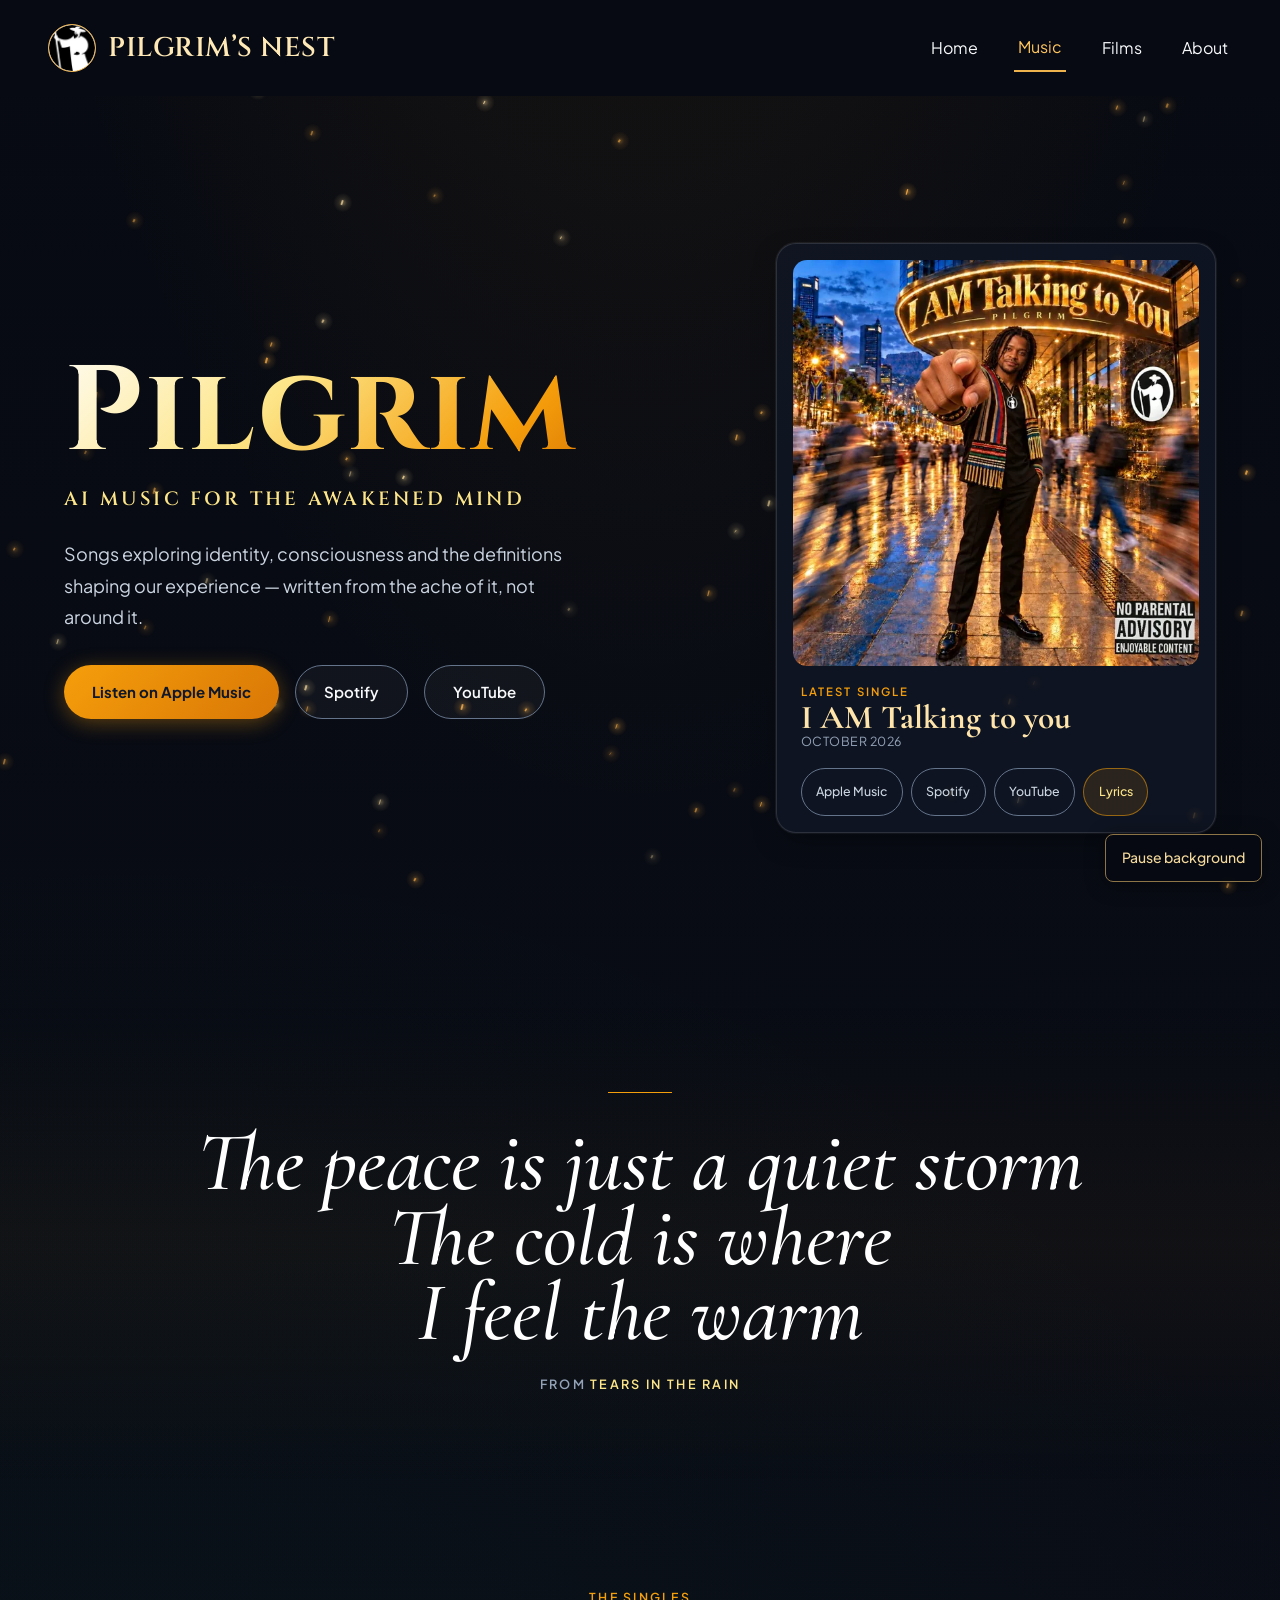
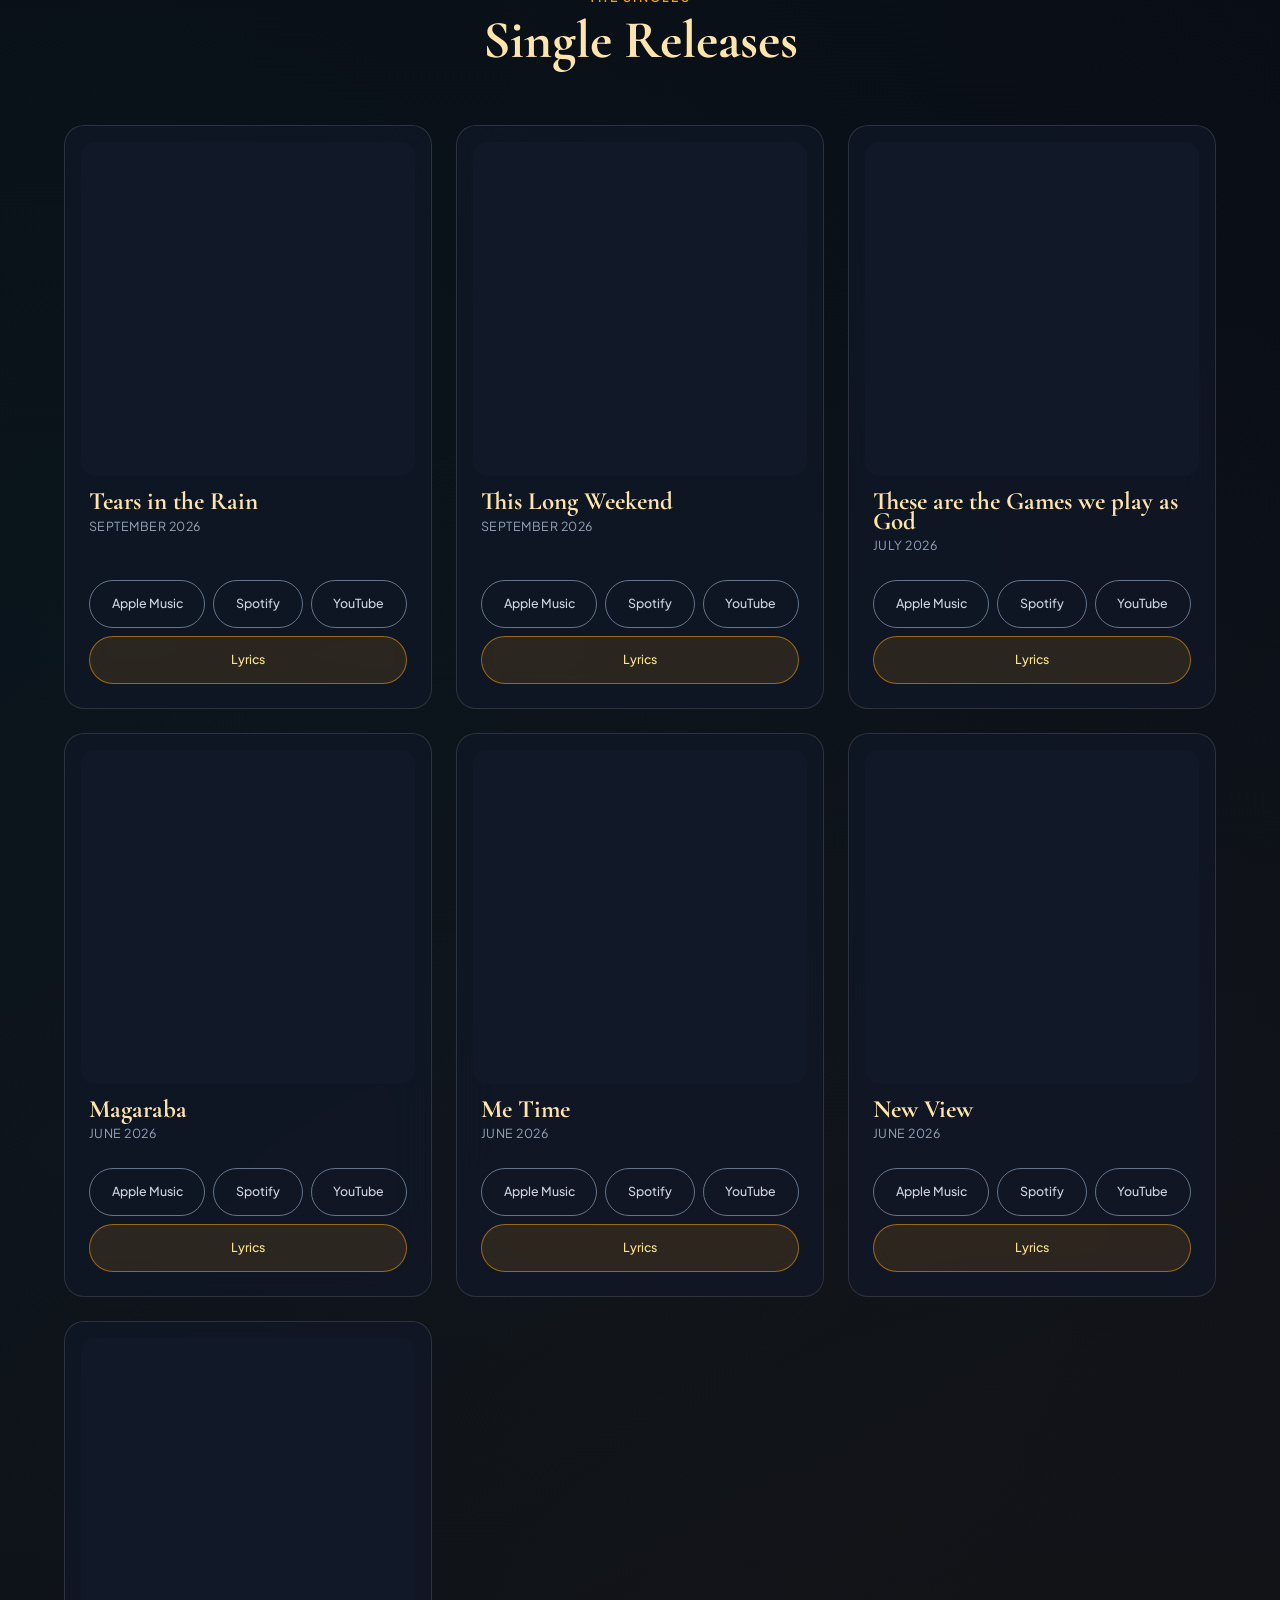
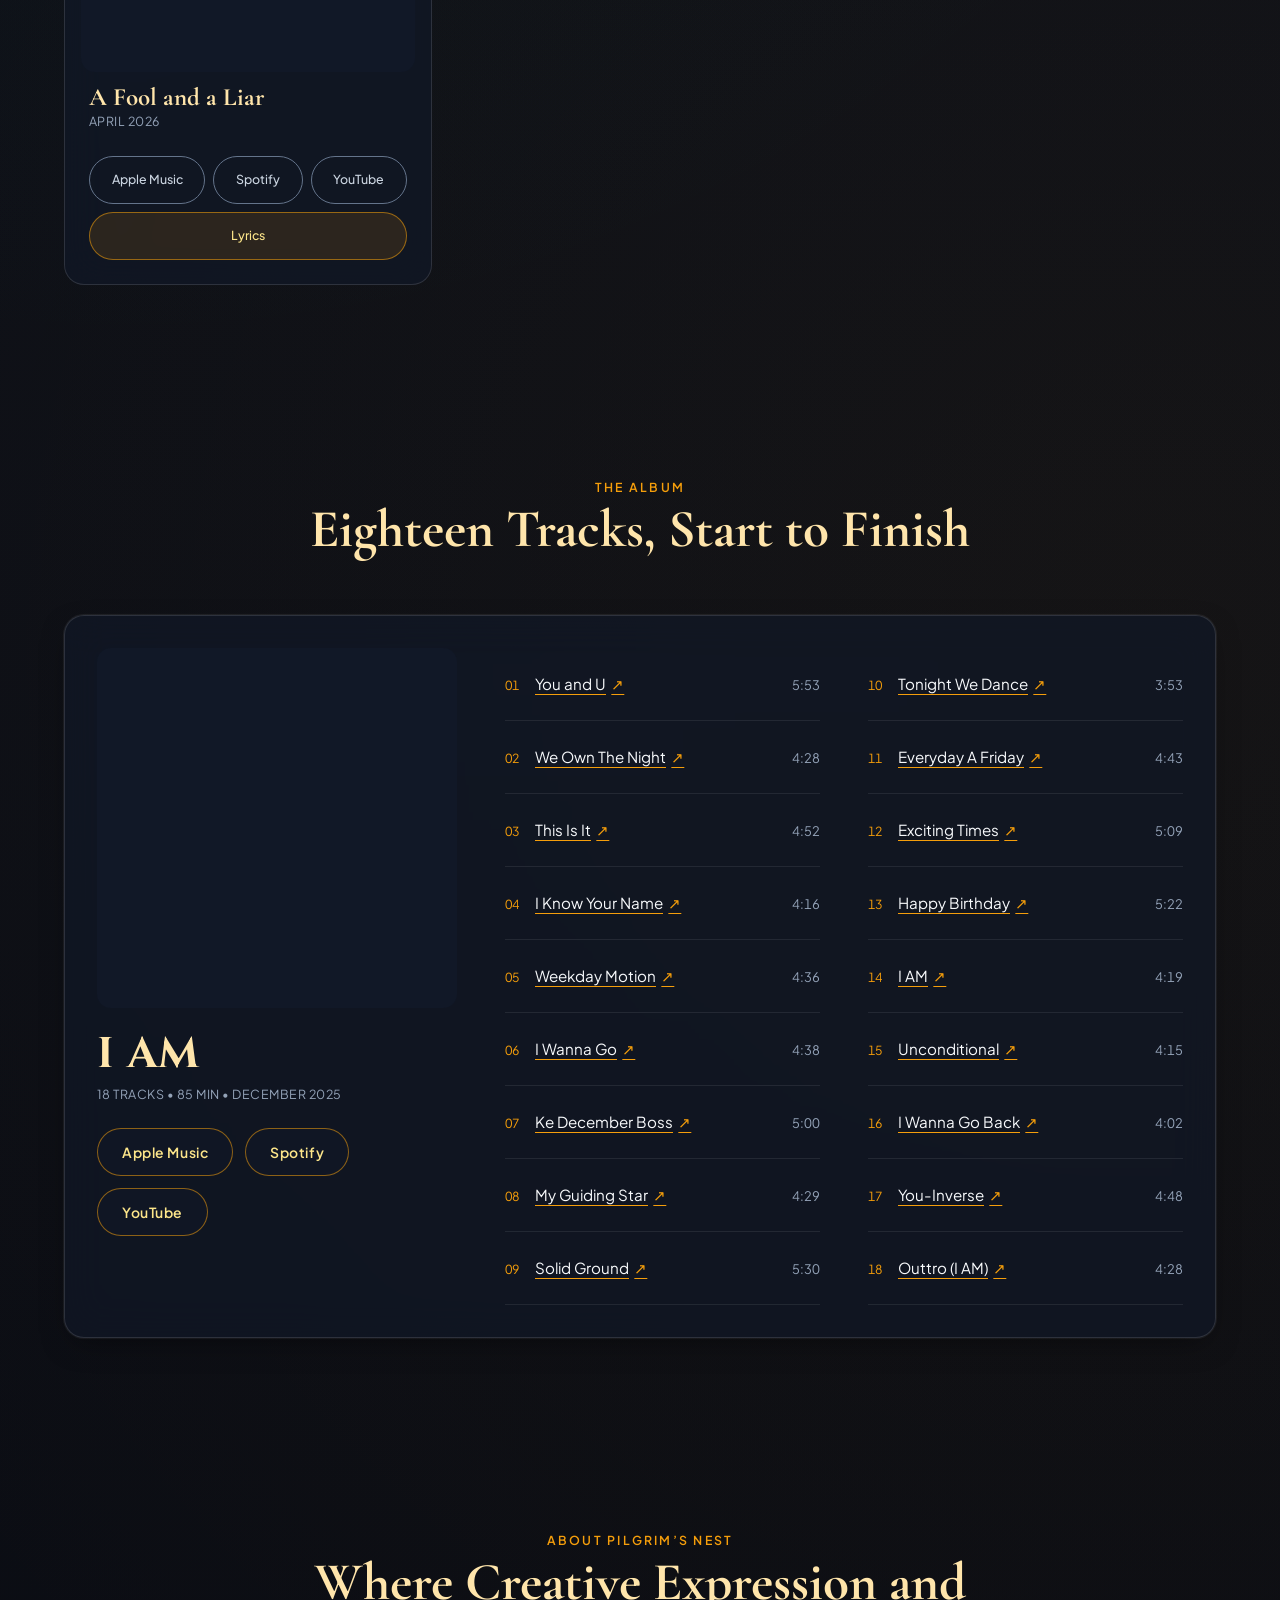
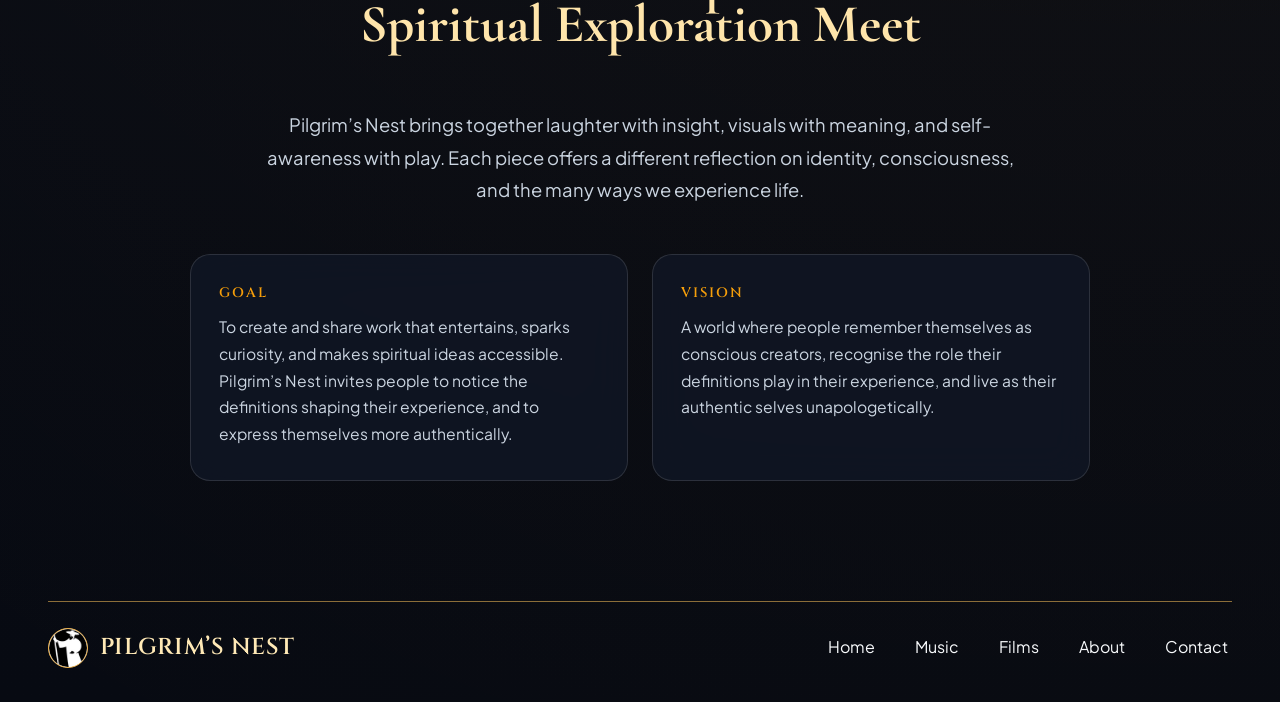
<file: music.html>
<!DOCTYPE html>
<html lang="en">
<head>
  <meta charset="UTF-8">
  <meta name="viewport" content="width=device-width, initial-scale=1.0">
  <meta http-equiv="Content-Security-Policy" content="default-src 'self'; script-src 'self'; style-src 'self'; img-src 'self' data:; font-src 'self'; media-src 'self'; connect-src 'self'; object-src 'none'; base-uri 'self'; form-action 'self'">
  <meta name="referrer" content="strict-origin-when-cross-origin">
  <title>Music — Pilgrim’s Nest</title>

  <!-- SEO & Social Meta -->
  <meta name="description" content="Pilgrim makes AI music for the awakened mind: the album I AM and a run of singles on identity, consciousness and the definitions that shape our experience. Listen on Apple Music, Spotify and YouTube.">
  <meta name="keywords" content="Pilgrim, Pilgrim's Nest, pilgrimsnest.org, AI music, singles, Tears in the Rain, awakened mind">
  <meta name="author" content="Pilgrim">
  <meta name="theme-color" content="#070A12">

  <!-- Open Graph / Facebook -->
  <meta property="og:type" content="music.musician">
  <meta property="og:url" content="https://pilgrimsnest.org/music.html">
  <meta property="og:title" content="Pilgrim — AI Music for the Awakened Mind">
  <meta property="og:description" content="Pilgrim makes AI music for the awakened mind: the album I AM and a run of singles on identity, consciousness and the definitions that shape our experience. Listen on Apple Music, Spotify and YouTube.">
  <meta property="og:image" content="https://pilgrimsnest.org/assets/og-card.jpg">
  <meta property="og:image:width" content="1200">
  <meta property="og:image:height" content="630">
  <meta property="og:image:alt" content="Pilgrim’s Nest — Music and short AI films">

  <!-- Twitter -->
  <meta name="twitter:card" content="summary_large_image">
  <meta name="twitter:url" content="https://pilgrimsnest.org/music.html">
  <meta name="twitter:title" content="Pilgrim — AI Music for the Awakened Mind">
  <meta name="twitter:description" content="Pilgrim makes AI music for the awakened mind: the album I AM and a run of singles on identity, consciousness and the definitions that shape our experience. Listen on Apple Music, Spotify and YouTube.">
  <meta name="twitter:image" content="https://pilgrimsnest.org/assets/og-card.jpg">
  <meta name="twitter:image:alt" content="Pilgrim’s Nest — Music and short AI films">

  <!-- Favicon -->
  <link rel="icon" href="favicon.ico" sizes="any">
  <link rel="icon" type="image/svg+xml" href="favicon.svg">
  <link rel="icon" type="image/png" href="favicon.png">
  <link rel="apple-touch-icon" href="logo-512.png">

  <!-- Main Stylesheet -->
  <link rel="canonical" href="https://pilgrimsnest.org/music.html"><link rel="stylesheet" href="portfolio.css"><link rel="stylesheet" href="styles.css"><!-- jsonld:start --><script type="application/ld+json">{"@context":"https://schema.org","@graph":[{"@type":"MusicGroup","@id":"https://pilgrimsnest.org/#artist","name":"Pilgrim","url":"https://pilgrimsnest.org/music.html","sameAs":["https://music.apple.com/artist/pilgrim/1857562164","https://open.spotify.com/artist/38LF5CnSlrsLlRaau5VZmc","https://www.youtube.com/channel/UCEpubs9WKih7WW-9HYVdqyw"]},{"@type":"MusicAlbum","name":"I AM","datePublished":"2025-12-07","numTracks":18,"byArtist":{"@id":"https://pilgrimsnest.org/#artist"},"image":"https://pilgrimsnest.org/assets/covers/i-am.webp","url":"https://music.apple.com/album/i-am/1857644050","sameAs":["https://open.spotify.com/album/69Q17o7HANnFzA7ysbEsjw","https://www.youtube.com/watch?v=Tq-izfJzmK4&list=OLAK5uy_lKT7jF2ScNqMVjfTpFOFi8JCnpUzofYpA"],"track":[{"@type":"MusicRecording","position":1,"name":"You and U","duration":"PT5M53S","url":"https://www.youtube.com/watch?v=Tq-izfJzmK4&list=OLAK5uy_lKT7jF2ScNqMVjfTpFOFi8JCnpUzofYpA"},{"@type":"MusicRecording","position":2,"name":"We Own The Night","duration":"PT4M28S","url":"https://www.youtube.com/watch?v=UPWuQ7P5wU8&list=OLAK5uy_lKT7jF2ScNqMVjfTpFOFi8JCnpUzofYpA"},{"@type":"MusicRecording","position":3,"name":"This Is It","duration":"PT4M52S","url":"https://www.youtube.com/watch?v=S4wsAvwGNDg&list=OLAK5uy_lKT7jF2ScNqMVjfTpFOFi8JCnpUzofYpA"},{"@type":"MusicRecording","position":4,"name":"I Know Your Name","duration":"PT4M16S","url":"https://www.youtube.com/watch?v=cF-J2KUMsoE&list=OLAK5uy_lKT7jF2ScNqMVjfTpFOFi8JCnpUzofYpA"},{"@type":"MusicRecording","position":5,"name":"Weekday Motion","duration":"PT4M36S","url":"https://www.youtube.com/watch?v=yec8Fdag9XI&list=OLAK5uy_lKT7jF2ScNqMVjfTpFOFi8JCnpUzofYpA"},{"@type":"MusicRecording","position":6,"name":"I Wanna Go","duration":"PT4M38S","url":"https://www.youtube.com/watch?v=ym9wqnlgNnU&list=OLAK5uy_lKT7jF2ScNqMVjfTpFOFi8JCnpUzofYpA"},{"@type":"MusicRecording","position":7,"name":"Ke December Boss","duration":"PT5M0S","url":"https://www.youtube.com/watch?v=0IlOX-MNEX8&list=OLAK5uy_lKT7jF2ScNqMVjfTpFOFi8JCnpUzofYpA"},{"@type":"MusicRecording","position":8,"name":"My Guiding Star","duration":"PT4M29S","url":"https://www.youtube.com/watch?v=pWLgWU0JzNY&list=OLAK5uy_lKT7jF2ScNqMVjfTpFOFi8JCnpUzofYpA"},{"@type":"MusicRecording","position":9,"name":"Solid Ground","duration":"PT5M30S","url":"https://www.youtube.com/watch?v=BxkBe4PvNpk&list=OLAK5uy_lKT7jF2ScNqMVjfTpFOFi8JCnpUzofYpA"},{"@type":"MusicRecording","position":10,"name":"Tonight We Dance","duration":"PT3M53S","url":"https://www.youtube.com/watch?v=2L-Je9qW9Is&list=OLAK5uy_lKT7jF2ScNqMVjfTpFOFi8JCnpUzofYpA"},{"@type":"MusicRecording","position":11,"name":"Everyday A Friday","duration":"PT4M43S","url":"https://www.youtube.com/watch?v=21WqOnmgfp4&list=OLAK5uy_lKT7jF2ScNqMVjfTpFOFi8JCnpUzofYpA"},{"@type":"MusicRecording","position":12,"name":"Exciting Times","duration":"PT5M9S","url":"https://www.youtube.com/watch?v=3VdUy3uIBNQ&list=OLAK5uy_lKT7jF2ScNqMVjfTpFOFi8JCnpUzofYpA"},{"@type":"MusicRecording","position":13,"name":"Happy Birthday","duration":"PT5M22S","url":"https://www.youtube.com/watch?v=sYBwBfOYYTM&list=OLAK5uy_lKT7jF2ScNqMVjfTpFOFi8JCnpUzofYpA"},{"@type":"MusicRecording","position":14,"name":"I AM","duration":"PT4M19S","url":"https://www.youtube.com/watch?v=o-cQqwaRb94&list=OLAK5uy_lKT7jF2ScNqMVjfTpFOFi8JCnpUzofYpA"},{"@type":"MusicRecording","position":15,"name":"Unconditional","duration":"PT4M15S","url":"https://www.youtube.com/watch?v=s8cCNQxf3P0&list=OLAK5uy_lKT7jF2ScNqMVjfTpFOFi8JCnpUzofYpA"},{"@type":"MusicRecording","position":16,"name":"I Wanna Go Back","duration":"PT4M2S","url":"https://www.youtube.com/watch?v=Vb2MV8jkBD0&list=OLAK5uy_lKT7jF2ScNqMVjfTpFOFi8JCnpUzofYpA"},{"@type":"MusicRecording","position":17,"name":"You-Inverse","duration":"PT4M48S","url":"https://www.youtube.com/watch?v=KFFcH1i5o5Q&list=OLAK5uy_lKT7jF2ScNqMVjfTpFOFi8JCnpUzofYpA"},{"@type":"MusicRecording","position":18,"name":"Outtro (I AM)","duration":"PT4M28S","url":"https://www.youtube.com/watch?v=uLGbjexIarc&list=OLAK5uy_lKT7jF2ScNqMVjfTpFOFi8JCnpUzofYpA"}]},{"@type":"ItemList","name":"Pilgrim Singles","itemListElement":[{"@type":"ListItem","position":1,"item":{"@type":"MusicRecording","name":"I AM Talking to you","datePublished":"2026-10-09","byArtist":{"@id":"https://pilgrimsnest.org/#artist"},"image":"https://pilgrimsnest.org/assets/i-am-talking-to-you.webp","url":"https://music.apple.com/album/i-am-talking-to-you-single/6820991591","sameAs":["https://open.spotify.com/album/1v69Z8sr6IfpRrGd5D5Ju4","https://www.youtube.com/watch?v=efpuuLY9UGs&list=OLAK5uy_m5XN4nc7hRFJCjS9HxX3X4534cmiBIYzU"]}},{"@type":"ListItem","position":2,"item":{"@type":"MusicRecording","name":"Tears in the Rain","datePublished":"2026-09-25","byArtist":{"@id":"https://pilgrimsnest.org/#artist"},"image":"https://pilgrimsnest.org/assets/covers/tears-in-the-rain.webp","url":"https://music.apple.com/album/tears-in-the-rain-single/6815746322","sameAs":["https://open.spotify.com/album/7LiEUqhndFOIGWK6uHgVAv","https://www.youtube.com/watch?v=CWX6Q-zBqcg"]}},{"@type":"ListItem","position":3,"item":{"@type":"MusicRecording","name":"This Long Weekend","datePublished":"2026-09-15","byArtist":{"@id":"https://pilgrimsnest.org/#artist"},"image":"https://pilgrimsnest.org/assets/covers/this-long-weekend.webp","url":"https://music.apple.com/album/this-long-weekend-single/6811697680","sameAs":["https://open.spotify.com/album/3LoGCmHyUDHV8ZE6r8jhLC","https://www.youtube.com/watch?v=tdBCy7B6yEc&list=OLAK5uy_mZ7cPa1bVXqnHLL8jwVnnr9lEAQAKx7sM"]}},{"@type":"ListItem","position":4,"item":{"@type":"MusicRecording","name":"These are the Games we play as God","datePublished":"2026-07-26","byArtist":{"@id":"https://pilgrimsnest.org/#artist"},"image":"https://pilgrimsnest.org/assets/covers/these-are-the-games-we-play-as-god.webp","url":"https://music.apple.com/album/these-are-the-games-we-play-as-god-single/6794726975","sameAs":["https://open.spotify.com/album/5yOqf0hlBSXb6ru6LThtSx","https://www.youtube.com/watch?v=8gMFCohRbtI&list=OLAK5uy_mxMHqHPFzlO7S6ADFMhdNYQ8qiaPoC848"]}},{"@type":"ListItem","position":5,"item":{"@type":"MusicRecording","name":"Magaraba","datePublished":"2026-06-26","byArtist":{"@id":"https://pilgrimsnest.org/#artist"},"image":"https://pilgrimsnest.org/assets/covers/magaraba.webp","url":"https://music.apple.com/album/magaraba-single/6784610644","sameAs":["https://open.spotify.com/album/1bgEWOOqo53NrRoGssPXJP","https://www.youtube.com/watch?v=NXspOQh2nEg&list=OLAK5uy_n_vQfGHaw90NLTP8N1-6ZO2L_P50Qn350"]}},{"@type":"ListItem","position":6,"item":{"@type":"MusicRecording","name":"Me Time","datePublished":"2026-06-21","byArtist":{"@id":"https://pilgrimsnest.org/#artist"},"image":"https://pilgrimsnest.org/assets/covers/me-time.webp","url":"https://music.apple.com/album/me-time-single/6782628012","sameAs":["https://open.spotify.com/album/0KUuH1meCI5QgIHbmkMIsM","https://www.youtube.com/watch?v=8VguV95KUxE&list=OLAK5uy_knzig3cIIt2k-e8h8MSbdrRWu4IMdntlc"]}},{"@type":"ListItem","position":7,"item":{"@type":"MusicRecording","name":"New View","datePublished":"2026-06-15","byArtist":{"@id":"https://pilgrimsnest.org/#artist"},"image":"https://pilgrimsnest.org/assets/covers/new-view.webp","url":"https://music.apple.com/album/new-view-single/6780299472","sameAs":["https://open.spotify.com/album/1fev3DQkFIgF7DCkLWFU1x","https://www.youtube.com/watch?v=hmzBj8igdxA&list=OLAK5uy_kv5YwyM9C2yTecJIUiLohoNdViRmQDIXY"]}},{"@type":"ListItem","position":8,"item":{"@type":"MusicRecording","name":"A Fool and a Liar","datePublished":"2026-04-30","byArtist":{"@id":"https://pilgrimsnest.org/#artist"},"image":"https://pilgrimsnest.org/assets/covers/a-fool-and-a-liar.webp","url":"https://music.apple.com/album/a-fool-and-a-liar-single/1895871191","sameAs":["https://open.spotify.com/album/54YRdj4Ufhns27Uq1t3xGO","https://www.youtube.com/watch?v=BiMa6imsSak&list=OLAK5uy_n2ZW9zESTvSFsiV78xLNj54v7lJMhYVjE"]}}]}]}</script><!-- jsonld:end --><script src="portfolio.js" defer></script>
</head>
<body class="portfolio-page music-page" data-ambient="sparks"><canvas id="ambientSparks" aria-hidden="true"></canvas><div class="ambient-controls"><button id="ambientToggle" class="motion-toggle" type="button" aria-pressed="false" hidden>Play background</button><span id="ambientStatus" class="ambient-status" role="status"></span></div>

  <!-- Ambient Starlight & Ember Canvas -->


  <!-- Navigation Header -->
  <a class="skip-link" href="#main">Skip to content</a><header class="portfolio-header"><div class="portfolio-wrap header-inner"><a class="nest-brand" href="index.html"><span class="brand-emblem" aria-hidden="true"><img class="brand-face is-active" src="assets/brand-1.webp" width="48" height="48" alt=""><img class="brand-face" src="assets/brand-2.webp" width="48" height="48" alt="" loading="lazy" fetchpriority="low"><img class="brand-face" src="assets/brand-3.webp" width="48" height="48" alt="" loading="lazy" fetchpriority="low"></span><span>Pilgrim’s Nest</span></a><button class="menu-toggle" type="button" aria-expanded="false" aria-controls="primary-nav" hidden aria-label="Open navigation"><svg viewBox="0 0 24 24" aria-hidden="true"><path d="M4 6h16M4 12h16M4 18h16"/></svg></button><nav id="primary-nav" class="portfolio-nav" aria-label="Primary"><a href="index.html">Home</a><a href="music.html" aria-current="page">Music</a><a href="films.html">Films</a><a href="index.html#about">About</a></nav></div></header>

  <main id="main">
    <!-- Hero: the artist, and the latest single -->
    <section class="hero home-hero" id="latest">

      <div class="container home-hero-grid">
        <div class="home-hero-copy">
          <h1 class="artist-name"><span class="gradient-text">Pilgrim</span></h1>
          <p class="artist-tagline">AI music for the awakened mind</p>
          <p class="artist-lede">
            Songs exploring identity, consciousness and the definitions shaping our
            experience &mdash; written from the ache of it, not around it.
          </p>
          <div class="home-hero-actions">
            <a class="btn btn-primary" href="https://music.apple.com/artist/pilgrim/1857562164"
               target="_blank" rel="noopener noreferrer">Listen on Apple Music</a>
            <a class="btn btn-secondary" href="https://open.spotify.com/artist/38LF5CnSlrsLlRaau5VZmc"
               target="_blank" rel="noopener noreferrer" aria-label="Pilgrim on Spotify">Spotify</a>
            <a class="btn btn-secondary" href="https://www.youtube.com/channel/UCEpubs9WKih7WW-9HYVdqyw"
               target="_blank" rel="noopener noreferrer" aria-label="Pilgrim on YouTube">YouTube</a>
          </div>
        </div>

        <!-- Latest single, pre-rendered from releases.json by scripts/build-music.py;
             script.js refreshes it when releases.json moves on. -->
        <div class="home-hero-media">
          <!-- featured-release:start -->
          <article class="feature" id="featuredRelease" data-release-id="6820991591" data-release-sig="6820991591|I AM Talking to you|2026-10-09|https://music.apple.com/album/i-am-talking-to-you-single/6820991591|https://open.spotify.com/album/1v69Z8sr6IfpRrGd5D5Ju4|https://www.youtube.com/watch?v=efpuuLY9UGs&amp;list=OLAK5uy_m5XN4nc7hRFJCjS9HxX3X4534cmiBIYzU|lyrics/i-am-talking-to-you.txt|assets/i-am-talking-to-you.webp">
            <a class="feature-cover-link" href="https://music.apple.com/album/i-am-talking-to-you-single/6820991591" target="_blank" rel="noopener noreferrer" aria-label="Listen to I AM Talking to you on Apple Music"><img class="feature-cover" fetchpriority="high" width="600" height="600" src="assets/i-am-talking-to-you.webp" alt="I AM Talking to you cover art"></a>
            <div class="feature-body">
              <div class="feature-meta">
                <span class="feature-label">Latest single</span>
                <h2 class="feature-title">I AM Talking to you</h2>
                <p class="feature-date">October 2026</p>
              </div>
              <div class="release-links"><a class="release-link" href="https://music.apple.com/album/i-am-talking-to-you-single/6820991591" target="_blank" rel="noopener noreferrer" aria-label="I AM Talking to you on Apple Music">Apple Music</a><a class="release-link" href="https://open.spotify.com/album/1v69Z8sr6IfpRrGd5D5Ju4" target="_blank" rel="noopener noreferrer" aria-label="I AM Talking to you on Spotify">Spotify</a><a class="release-link" href="https://www.youtube.com/watch?v=efpuuLY9UGs&amp;list=OLAK5uy_m5XN4nc7hRFJCjS9HxX3X4534cmiBIYzU" target="_blank" rel="noopener noreferrer" aria-label="I AM Talking to you on YouTube">YouTube</a><a class="release-link lyrics-btn" href="lyrics/i-am-talking-to-you.txt" data-lyrics="lyrics/i-am-talking-to-you.txt" data-lyrics-title="I AM Talking to you" aria-label="Lyrics for I AM Talking to you">Lyrics</a></div>
            </div>
          </article>
          <!-- featured-release:end -->
        </div>
      </div>
    </section>

    <!-- A lyric, in the song's own words -->
    <section class="lyric-band" aria-label="A lyric from Tears in the Rain">
      <div class="container">
        <figure class="lyric-quote">
          <blockquote class="lyric-lines">
            <span>The peace is just a quiet storm</span>
            <span>The cold is where I feel the warm</span>
          </blockquote>
          <figcaption class="lyric-source">From <cite>Tears in the Rain</cite></figcaption>
        </figure>
      </div>
    </section>

    <!-- Earlier singles, pre-rendered from releases.json -->
    <section class="section" id="singles">
      <div class="container">
        <div class="section-header">
          <span class="section-tag">The Singles</span>
          <h2 class="section-title">Single Releases</h2>
        </div>

        <div class="singles-grid" id="singlesGrid">
          <!-- singles:start -->
          <article class="single-card">
            <a class="single-cover-link" href="https://music.apple.com/album/tears-in-the-rain-single/6815746322" target="_blank" rel="noopener noreferrer" aria-label="Listen to Tears in the Rain on Apple Music"><img class="single-cover" loading="lazy" decoding="async" width="600" height="600" src="assets/covers/tears-in-the-rain.webp" alt="Tears in the Rain cover art"></a>
            <div class="single-meta">
              <h3 class="single-title">Tears in the Rain</h3>
              <p class="single-date">September 2026</p>
            </div>
            <div class="release-links"><a class="release-link" href="https://music.apple.com/album/tears-in-the-rain-single/6815746322" target="_blank" rel="noopener noreferrer" aria-label="Tears in the Rain on Apple Music">Apple Music</a><a class="release-link" href="https://open.spotify.com/album/7LiEUqhndFOIGWK6uHgVAv" target="_blank" rel="noopener noreferrer" aria-label="Tears in the Rain on Spotify">Spotify</a><a class="release-link" href="https://www.youtube.com/watch?v=CWX6Q-zBqcg" target="_blank" rel="noopener noreferrer" aria-label="Tears in the Rain on YouTube">YouTube</a><a class="release-link lyrics-btn" href="lyrics/tears-in-the-rain.txt" data-lyrics="lyrics/tears-in-the-rain.txt" data-lyrics-title="Tears in the Rain" aria-label="Lyrics for Tears in the Rain">Lyrics</a></div>
          </article>
          <article class="single-card">
            <a class="single-cover-link" href="https://music.apple.com/album/this-long-weekend-single/6811697680" target="_blank" rel="noopener noreferrer" aria-label="Listen to This Long Weekend on Apple Music"><img class="single-cover" loading="lazy" decoding="async" width="600" height="600" src="assets/covers/this-long-weekend.webp" alt="This Long Weekend cover art"></a>
            <div class="single-meta">
              <h3 class="single-title">This Long Weekend</h3>
              <p class="single-date">September 2026</p>
            </div>
            <div class="release-links"><a class="release-link" href="https://music.apple.com/album/this-long-weekend-single/6811697680" target="_blank" rel="noopener noreferrer" aria-label="This Long Weekend on Apple Music">Apple Music</a><a class="release-link" href="https://open.spotify.com/album/3LoGCmHyUDHV8ZE6r8jhLC" target="_blank" rel="noopener noreferrer" aria-label="This Long Weekend on Spotify">Spotify</a><a class="release-link" href="https://www.youtube.com/watch?v=tdBCy7B6yEc&amp;list=OLAK5uy_mZ7cPa1bVXqnHLL8jwVnnr9lEAQAKx7sM" target="_blank" rel="noopener noreferrer" aria-label="This Long Weekend on YouTube">YouTube</a><a class="release-link lyrics-btn" href="lyrics/this-long-weekend.txt" data-lyrics="lyrics/this-long-weekend.txt" data-lyrics-title="This Long Weekend" aria-label="Lyrics for This Long Weekend">Lyrics</a></div>
          </article>
          <article class="single-card">
            <a class="single-cover-link" href="https://music.apple.com/album/these-are-the-games-we-play-as-god-single/6794726975" target="_blank" rel="noopener noreferrer" aria-label="Listen to These are the Games we play as God on Apple Music"><img class="single-cover" loading="lazy" decoding="async" width="600" height="600" src="assets/covers/these-are-the-games-we-play-as-god.webp" alt="These are the Games we play as God cover art"></a>
            <div class="single-meta">
              <h3 class="single-title">These are the Games we play as God</h3>
              <p class="single-date">July 2026</p>
            </div>
            <div class="release-links"><a class="release-link" href="https://music.apple.com/album/these-are-the-games-we-play-as-god-single/6794726975" target="_blank" rel="noopener noreferrer" aria-label="These are the Games we play as God on Apple Music">Apple Music</a><a class="release-link" href="https://open.spotify.com/album/5yOqf0hlBSXb6ru6LThtSx" target="_blank" rel="noopener noreferrer" aria-label="These are the Games we play as God on Spotify">Spotify</a><a class="release-link" href="https://www.youtube.com/watch?v=8gMFCohRbtI&amp;list=OLAK5uy_mxMHqHPFzlO7S6ADFMhdNYQ8qiaPoC848" target="_blank" rel="noopener noreferrer" aria-label="These are the Games we play as God on YouTube">YouTube</a><a class="release-link lyrics-btn" href="lyrics/these-are-the-games-we-play-as-god.txt" data-lyrics="lyrics/these-are-the-games-we-play-as-god.txt" data-lyrics-title="These are the Games we play as God" aria-label="Lyrics for These are the Games we play as God">Lyrics</a></div>
          </article>
          <article class="single-card">
            <a class="single-cover-link" href="https://music.apple.com/album/magaraba-single/6784610644" target="_blank" rel="noopener noreferrer" aria-label="Listen to Magaraba on Apple Music"><img class="single-cover" loading="lazy" decoding="async" width="600" height="600" src="assets/covers/magaraba.webp" alt="Magaraba cover art"></a>
            <div class="single-meta">
              <h3 class="single-title">Magaraba</h3>
              <p class="single-date">June 2026</p>
            </div>
            <div class="release-links"><a class="release-link" href="https://music.apple.com/album/magaraba-single/6784610644" target="_blank" rel="noopener noreferrer" aria-label="Magaraba on Apple Music">Apple Music</a><a class="release-link" href="https://open.spotify.com/album/1bgEWOOqo53NrRoGssPXJP" target="_blank" rel="noopener noreferrer" aria-label="Magaraba on Spotify">Spotify</a><a class="release-link" href="https://www.youtube.com/watch?v=NXspOQh2nEg&amp;list=OLAK5uy_n_vQfGHaw90NLTP8N1-6ZO2L_P50Qn350" target="_blank" rel="noopener noreferrer" aria-label="Magaraba on YouTube">YouTube</a><a class="release-link lyrics-btn" href="lyrics/magaraba.txt" data-lyrics="lyrics/magaraba.txt" data-lyrics-title="Magaraba" aria-label="Lyrics for Magaraba">Lyrics</a></div>
          </article>
          <article class="single-card">
            <a class="single-cover-link" href="https://music.apple.com/album/me-time-single/6782628012" target="_blank" rel="noopener noreferrer" aria-label="Listen to Me Time on Apple Music"><img class="single-cover" loading="lazy" decoding="async" width="600" height="600" src="assets/covers/me-time.webp" alt="Me Time cover art"></a>
            <div class="single-meta">
              <h3 class="single-title">Me Time</h3>
              <p class="single-date">June 2026</p>
            </div>
            <div class="release-links"><a class="release-link" href="https://music.apple.com/album/me-time-single/6782628012" target="_blank" rel="noopener noreferrer" aria-label="Me Time on Apple Music">Apple Music</a><a class="release-link" href="https://open.spotify.com/album/0KUuH1meCI5QgIHbmkMIsM" target="_blank" rel="noopener noreferrer" aria-label="Me Time on Spotify">Spotify</a><a class="release-link" href="https://www.youtube.com/watch?v=8VguV95KUxE&amp;list=OLAK5uy_knzig3cIIt2k-e8h8MSbdrRWu4IMdntlc" target="_blank" rel="noopener noreferrer" aria-label="Me Time on YouTube">YouTube</a><a class="release-link lyrics-btn" href="lyrics/me-time.txt" data-lyrics="lyrics/me-time.txt" data-lyrics-title="Me Time" aria-label="Lyrics for Me Time">Lyrics</a></div>
          </article>
          <article class="single-card">
            <a class="single-cover-link" href="https://music.apple.com/album/new-view-single/6780299472" target="_blank" rel="noopener noreferrer" aria-label="Listen to New View on Apple Music"><img class="single-cover" loading="lazy" decoding="async" width="600" height="600" src="assets/covers/new-view.webp" alt="New View cover art"></a>
            <div class="single-meta">
              <h3 class="single-title">New View</h3>
              <p class="single-date">June 2026</p>
            </div>
            <div class="release-links"><a class="release-link" href="https://music.apple.com/album/new-view-single/6780299472" target="_blank" rel="noopener noreferrer" aria-label="New View on Apple Music">Apple Music</a><a class="release-link" href="https://open.spotify.com/album/1fev3DQkFIgF7DCkLWFU1x" target="_blank" rel="noopener noreferrer" aria-label="New View on Spotify">Spotify</a><a class="release-link" href="https://www.youtube.com/watch?v=hmzBj8igdxA&amp;list=OLAK5uy_kv5YwyM9C2yTecJIUiLohoNdViRmQDIXY" target="_blank" rel="noopener noreferrer" aria-label="New View on YouTube">YouTube</a><a class="release-link lyrics-btn" href="lyrics/new-view.txt" data-lyrics="lyrics/new-view.txt" data-lyrics-title="New View" aria-label="Lyrics for New View">Lyrics</a></div>
          </article>
          <article class="single-card">
            <a class="single-cover-link" href="https://music.apple.com/album/a-fool-and-a-liar-single/1895871191" target="_blank" rel="noopener noreferrer" aria-label="Listen to A Fool and a Liar on Apple Music"><img class="single-cover" loading="lazy" decoding="async" width="600" height="600" src="assets/covers/a-fool-and-a-liar.webp" alt="A Fool and a Liar cover art"></a>
            <div class="single-meta">
              <h3 class="single-title">A Fool and a Liar</h3>
              <p class="single-date">April 2026</p>
            </div>
            <div class="release-links"><a class="release-link" href="https://music.apple.com/album/a-fool-and-a-liar-single/1895871191" target="_blank" rel="noopener noreferrer" aria-label="A Fool and a Liar on Apple Music">Apple Music</a><a class="release-link" href="https://open.spotify.com/album/54YRdj4Ufhns27Uq1t3xGO" target="_blank" rel="noopener noreferrer" aria-label="A Fool and a Liar on Spotify">Spotify</a><a class="release-link" href="https://www.youtube.com/watch?v=BiMa6imsSak&amp;list=OLAK5uy_n2ZW9zESTvSFsiV78xLNj54v7lJMhYVjE" target="_blank" rel="noopener noreferrer" aria-label="A Fool and a Liar on YouTube">YouTube</a><a class="release-link lyrics-btn" href="lyrics/a-fool-and-a-liar.txt" data-lyrics="lyrics/a-fool-and-a-liar.txt" data-lyrics-title="A Fool and a Liar" aria-label="Lyrics for A Fool and a Liar">Lyrics</a></div>
          </article>
          <!-- singles:end -->
        </div>
      </div>
    </section>

    <!-- The album, pre-rendered from releases.json -->
    <section class="section" id="album">
      <div class="container">
        <div class="section-header">
          <span class="section-tag">The Album</span>
          <h2 class="section-title">Eighteen Tracks, Start to Finish</h2>
        </div>

        <div id="albumList">
          <!-- albums:start -->
          <article class="album">
            <div class="album-side">
              <a class="feature-cover-link" href="https://music.apple.com/album/i-am/1857644050" target="_blank" rel="noopener noreferrer" aria-label="Listen to I AM on Apple Music"><img class="feature-cover" loading="lazy" decoding="async" width="600" height="600" src="assets/covers/i-am.webp" alt="I AM album cover"></a>
              <h3 class="album-title">I AM</h3>
              <p class="album-facts">18 tracks &bull; 85 min &bull; December 2025</p>
              <div class="platform-links"><a class="platform-btn" href="https://music.apple.com/album/i-am/1857644050" target="_blank" rel="noopener noreferrer" aria-label="I AM on Apple Music">Apple Music</a><a class="platform-btn" href="https://open.spotify.com/album/69Q17o7HANnFzA7ysbEsjw" target="_blank" rel="noopener noreferrer" aria-label="I AM on Spotify">Spotify</a><a class="platform-btn" href="https://www.youtube.com/watch?v=Tq-izfJzmK4&amp;list=OLAK5uy_lKT7jF2ScNqMVjfTpFOFi8JCnpUzofYpA" target="_blank" rel="noopener noreferrer" aria-label="I AM on YouTube">YouTube</a></div>
            </div>
            <ol class="album-tracks">
              <li class="album-track">
                <a class="album-track-title album-track-link" href="https://www.youtube.com/watch?v=Tq-izfJzmK4&amp;list=OLAK5uy_lKT7jF2ScNqMVjfTpFOFi8JCnpUzofYpA" target="_blank" rel="noopener noreferrer" aria-label="Listen to You and U on YouTube (opens in a new tab)">You and U<span class="album-track-cue" aria-hidden="true"> ↗</span></a>
                <span class="album-track-time">5:53</span>
              </li>
              <li class="album-track">
                <a class="album-track-title album-track-link" href="https://www.youtube.com/watch?v=UPWuQ7P5wU8&amp;list=OLAK5uy_lKT7jF2ScNqMVjfTpFOFi8JCnpUzofYpA" target="_blank" rel="noopener noreferrer" aria-label="Listen to We Own The Night on YouTube (opens in a new tab)">We Own The Night<span class="album-track-cue" aria-hidden="true"> ↗</span></a>
                <span class="album-track-time">4:28</span>
              </li>
              <li class="album-track">
                <a class="album-track-title album-track-link" href="https://www.youtube.com/watch?v=S4wsAvwGNDg&amp;list=OLAK5uy_lKT7jF2ScNqMVjfTpFOFi8JCnpUzofYpA" target="_blank" rel="noopener noreferrer" aria-label="Listen to This Is It on YouTube (opens in a new tab)">This Is It<span class="album-track-cue" aria-hidden="true"> ↗</span></a>
                <span class="album-track-time">4:52</span>
              </li>
              <li class="album-track">
                <a class="album-track-title album-track-link" href="https://www.youtube.com/watch?v=cF-J2KUMsoE&amp;list=OLAK5uy_lKT7jF2ScNqMVjfTpFOFi8JCnpUzofYpA" target="_blank" rel="noopener noreferrer" aria-label="Listen to I Know Your Name on YouTube (opens in a new tab)">I Know Your Name<span class="album-track-cue" aria-hidden="true"> ↗</span></a>
                <span class="album-track-time">4:16</span>
              </li>
              <li class="album-track">
                <a class="album-track-title album-track-link" href="https://www.youtube.com/watch?v=yec8Fdag9XI&amp;list=OLAK5uy_lKT7jF2ScNqMVjfTpFOFi8JCnpUzofYpA" target="_blank" rel="noopener noreferrer" aria-label="Listen to Weekday Motion on YouTube (opens in a new tab)">Weekday Motion<span class="album-track-cue" aria-hidden="true"> ↗</span></a>
                <span class="album-track-time">4:36</span>
              </li>
              <li class="album-track">
                <a class="album-track-title album-track-link" href="https://www.youtube.com/watch?v=ym9wqnlgNnU&amp;list=OLAK5uy_lKT7jF2ScNqMVjfTpFOFi8JCnpUzofYpA" target="_blank" rel="noopener noreferrer" aria-label="Listen to I Wanna Go on YouTube (opens in a new tab)">I Wanna Go<span class="album-track-cue" aria-hidden="true"> ↗</span></a>
                <span class="album-track-time">4:38</span>
              </li>
              <li class="album-track">
                <a class="album-track-title album-track-link" href="https://www.youtube.com/watch?v=0IlOX-MNEX8&amp;list=OLAK5uy_lKT7jF2ScNqMVjfTpFOFi8JCnpUzofYpA" target="_blank" rel="noopener noreferrer" aria-label="Listen to Ke December Boss on YouTube (opens in a new tab)">Ke December Boss<span class="album-track-cue" aria-hidden="true"> ↗</span></a>
                <span class="album-track-time">5:00</span>
              </li>
              <li class="album-track">
                <a class="album-track-title album-track-link" href="https://www.youtube.com/watch?v=pWLgWU0JzNY&amp;list=OLAK5uy_lKT7jF2ScNqMVjfTpFOFi8JCnpUzofYpA" target="_blank" rel="noopener noreferrer" aria-label="Listen to My Guiding Star on YouTube (opens in a new tab)">My Guiding Star<span class="album-track-cue" aria-hidden="true"> ↗</span></a>
                <span class="album-track-time">4:29</span>
              </li>
              <li class="album-track">
                <a class="album-track-title album-track-link" href="https://www.youtube.com/watch?v=BxkBe4PvNpk&amp;list=OLAK5uy_lKT7jF2ScNqMVjfTpFOFi8JCnpUzofYpA" target="_blank" rel="noopener noreferrer" aria-label="Listen to Solid Ground on YouTube (opens in a new tab)">Solid Ground<span class="album-track-cue" aria-hidden="true"> ↗</span></a>
                <span class="album-track-time">5:30</span>
              </li>
              <li class="album-track">
                <a class="album-track-title album-track-link" href="https://www.youtube.com/watch?v=2L-Je9qW9Is&amp;list=OLAK5uy_lKT7jF2ScNqMVjfTpFOFi8JCnpUzofYpA" target="_blank" rel="noopener noreferrer" aria-label="Listen to Tonight We Dance on YouTube (opens in a new tab)">Tonight We Dance<span class="album-track-cue" aria-hidden="true"> ↗</span></a>
                <span class="album-track-time">3:53</span>
              </li>
              <li class="album-track">
                <a class="album-track-title album-track-link" href="https://www.youtube.com/watch?v=21WqOnmgfp4&amp;list=OLAK5uy_lKT7jF2ScNqMVjfTpFOFi8JCnpUzofYpA" target="_blank" rel="noopener noreferrer" aria-label="Listen to Everyday A Friday on YouTube (opens in a new tab)">Everyday A Friday<span class="album-track-cue" aria-hidden="true"> ↗</span></a>
                <span class="album-track-time">4:43</span>
              </li>
              <li class="album-track">
                <a class="album-track-title album-track-link" href="https://www.youtube.com/watch?v=3VdUy3uIBNQ&amp;list=OLAK5uy_lKT7jF2ScNqMVjfTpFOFi8JCnpUzofYpA" target="_blank" rel="noopener noreferrer" aria-label="Listen to Exciting Times on YouTube (opens in a new tab)">Exciting Times<span class="album-track-cue" aria-hidden="true"> ↗</span></a>
                <span class="album-track-time">5:09</span>
              </li>
              <li class="album-track">
                <a class="album-track-title album-track-link" href="https://www.youtube.com/watch?v=sYBwBfOYYTM&amp;list=OLAK5uy_lKT7jF2ScNqMVjfTpFOFi8JCnpUzofYpA" target="_blank" rel="noopener noreferrer" aria-label="Listen to Happy Birthday on YouTube (opens in a new tab)">Happy Birthday<span class="album-track-cue" aria-hidden="true"> ↗</span></a>
                <span class="album-track-time">5:22</span>
              </li>
              <li class="album-track">
                <a class="album-track-title album-track-link" href="https://www.youtube.com/watch?v=o-cQqwaRb94&amp;list=OLAK5uy_lKT7jF2ScNqMVjfTpFOFi8JCnpUzofYpA" target="_blank" rel="noopener noreferrer" aria-label="Listen to I AM on YouTube (opens in a new tab)">I AM<span class="album-track-cue" aria-hidden="true"> ↗</span></a>
                <span class="album-track-time">4:19</span>
              </li>
              <li class="album-track">
                <a class="album-track-title album-track-link" href="https://www.youtube.com/watch?v=s8cCNQxf3P0&amp;list=OLAK5uy_lKT7jF2ScNqMVjfTpFOFi8JCnpUzofYpA" target="_blank" rel="noopener noreferrer" aria-label="Listen to Unconditional on YouTube (opens in a new tab)">Unconditional<span class="album-track-cue" aria-hidden="true"> ↗</span></a>
                <span class="album-track-time">4:15</span>
              </li>
              <li class="album-track">
                <a class="album-track-title album-track-link" href="https://www.youtube.com/watch?v=Vb2MV8jkBD0&amp;list=OLAK5uy_lKT7jF2ScNqMVjfTpFOFi8JCnpUzofYpA" target="_blank" rel="noopener noreferrer" aria-label="Listen to I Wanna Go Back on YouTube (opens in a new tab)">I Wanna Go Back<span class="album-track-cue" aria-hidden="true"> ↗</span></a>
                <span class="album-track-time">4:02</span>
              </li>
              <li class="album-track">
                <a class="album-track-title album-track-link" href="https://www.youtube.com/watch?v=KFFcH1i5o5Q&amp;list=OLAK5uy_lKT7jF2ScNqMVjfTpFOFi8JCnpUzofYpA" target="_blank" rel="noopener noreferrer" aria-label="Listen to You-Inverse on YouTube (opens in a new tab)">You-Inverse<span class="album-track-cue" aria-hidden="true"> ↗</span></a>
                <span class="album-track-time">4:48</span>
              </li>
              <li class="album-track">
                <a class="album-track-title album-track-link" href="https://www.youtube.com/watch?v=uLGbjexIarc&amp;list=OLAK5uy_lKT7jF2ScNqMVjfTpFOFi8JCnpUzofYpA" target="_blank" rel="noopener noreferrer" aria-label="Listen to Outtro (I AM) on YouTube (opens in a new tab)">Outtro (I AM)<span class="album-track-cue" aria-hidden="true"> ↗</span></a>
                <span class="album-track-time">4:28</span>
              </li>
            </ol>
          </article>
          <!-- albums:end -->
        </div>
      </div>
    </section>

    <!-- About -->
    <section class="section" id="about">
      <div class="container">
        <div class="section-header">
          <span class="section-tag">About Pilgrim’s Nest</span>
          <h2 class="section-title">Where Creative Expression and Spiritual Exploration Meet</h2>
        </div>

        <div class="about-lede">
          <p>
            Pilgrim’s Nest brings together laughter with insight, visuals with meaning, and
            self-awareness with play. Each piece offers a different reflection on identity,
            consciousness, and the many ways we experience life.
          </p>
        </div>

        <div class="about-grid">
          <div class="about-card">
            <h3 class="about-label">Goal</h3>
            <p>
              To create and share work that entertains, sparks curiosity, and makes spiritual
              ideas accessible. Pilgrim’s Nest invites people to notice the definitions shaping
              their experience, and to express themselves more authentically.
            </p>
          </div>

          <div class="about-card">
            <h3 class="about-label">Vision</h3>
            <p>
              A world where people remember themselves as conscious creators, recognise the role
              their definitions play in their experience, and live as their authentic selves
              unapologetically.
            </p>
          </div>
        </div>
      </div>
    </section>
  </main>

  <!-- Site Footer -->
  <footer class="portfolio-footer portfolio-wrap"><a class="nest-brand" href="index.html"><img src="assets/brand-1.webp" width="40" height="40" alt=""><span>Pilgrim’s Nest</span></a><nav aria-label="Footer"><a href="index.html">Home</a><a href="music.html">Music</a><a href="films.html">Films</a><a href="index.html#about">About</a><a href="index.html#contact">Contact</a></nav></footer>

  <!-- Interactive JavaScript -->
  <script src="script.js" defer></script>
</body>
</html>
</file>
<file: portfolio.css>
/* Shared portfolio shell, scoped to leave the legacy embed edition intact. */
@font-face{font-family:'Cinzel';src:url('assets/fonts/cinzel.woff2');font-weight:400 900;font-display:swap}
@font-face{font-family:'Cormorant Garamond';src:url('assets/fonts/cormorant.woff2');font-weight:300 700;font-style:normal;font-display:swap}
@font-face{font-family:'Cormorant Garamond';src:url('assets/fonts/cormorant-italic.woff2') format('woff2');font-weight:300 700;font-style:italic;font-display:swap}
@font-face{font-family:'Plus Jakarta Sans';src:url('assets/fonts/jakarta.woff2');font-weight:200 800;font-display:swap}
@media(prefers-reduced-motion:no-preference){@view-transition{navigation:auto}}
*,*::before,*::after{box-sizing:border-box;margin:0;padding:0}
html{scroll-behavior:smooth;color-scheme:dark;scrollbar-width:thin;scrollbar-color:#74839a #070a12}
section[id]{scroll-margin-top:6rem}
.portfolio-page{background:#070a12;color:#efede8;font-family:'Plus Jakarta Sans',sans-serif;font-size:16px;font-size-adjust:from-font;line-height:1.55;min-height:100vh;overflow-x:hidden;-webkit-font-smoothing:antialiased}
.portfolio-page h1,.portfolio-page h2,.portfolio-page h3{font-family:'Cormorant Garamond',Georgia,serif;line-height:1.08;letter-spacing:0;color:#ffe5ab}
:where(.portfolio-page) a{color:inherit}
.portfolio-page [hidden]{display:none!important}
.legacy-route{display:none;padding:16px;background:#121b29;text-align:center}
.legacy-route:target{display:block}
.portfolio-page button,.portfolio-page a{ -webkit-tap-highlight-color:transparent }
.portfolio-wrap{width:min(1200px,calc(100% - 96px));margin-inline:auto}
.portfolio-header{position:relative;z-index:10;background:#070a12}
.header-inner{display:flex;align-items:center;justify-content:space-between;min-height:96px;gap:24px}
.nest-brand{display:flex;gap:12px;align-items:center;text-decoration:none;white-space:nowrap;min-height:48px}
.brand-emblem{position:relative;display:block;flex:0 0 auto;width:48px;height:48px}
.brand-emblem .brand-face{position:absolute;inset:0;width:100%;height:100%;opacity:0}
.brand-emblem .brand-face.is-active{opacity:1}
.brand-emblem.is-spinning{animation:emblemSpin 1s linear}
@keyframes emblemSpin{from{transform:perspective(400px) rotateY(0deg)}to{transform:perspective(400px) rotateY(360deg)}}
.nest-brand img{border-radius:50%;border:1px solid #eeb34d;object-fit:contain;background:#fff}
.nest-brand > span:not(.brand-emblem){font:600 27px 'Cinzel',Georgia,serif;color:#ffe9b6;letter-spacing:.02em;text-transform:uppercase}
.portfolio-nav,.portfolio-footer nav{display:flex;align-items:center;gap:32px}
.portfolio-nav a,.portfolio-footer nav a{text-decoration:none;min-height:48px;min-width:48px;padding-inline:4px;display:flex;align-items:center;justify-content:center;font-size:16px}
.portfolio-nav a[aria-current]{color:#ffc65e;border-bottom:2px solid #eeb34d}
.portfolio-nav a:hover,.portfolio-footer nav a:hover{color:#ffc65e}
.menu-toggle{display:none;color:#ffe9b6;background:none;border:1px solid #766442;border-radius:8px;width:48px;height:48px;align-items:center;justify-content:center;font:600 16px 'Plus Jakarta Sans',sans-serif}
.menu-toggle svg,.gold-link svg{width:22px;height:22px;fill:none;stroke:currentColor;stroke-width:1.8;stroke-linecap:round;stroke-linejoin:round}
.skip-link{position:fixed;left:16px;top:-80px;padding:12px 20px;background:#ffd27b;color:#070a12!important;z-index:1000}
.skip-link:focus{top:12px}
.portfolio-page :focus-visible{outline:3px solid #ffd27b;outline-offset:5px}
.portal-hero{position:relative;padding-top:46px;text-align:center}
.portal-hero>*{position:relative}
.portal-hero h1{font-family:'Cinzel',Georgia,serif;font-size:clamp(40px,6.7vw,88px);font-weight:600;letter-spacing:-.02em;text-transform:uppercase;margin:0;background:linear-gradient(100deg,#fff0c7 15%,#f4b448 90%);background-clip:text;-webkit-text-fill-color:transparent}
.portal-subtitle{font-size:clamp(19px,2.7vw,30px);margin:12px 0 30px}
.path-grid{display:grid;grid-template-columns:1fr 1fr;gap:18px}
.path-panel{display:flex;flex-direction:column;align-items:center;border:1px solid #dda848;border-radius:12px;padding:26px 24px 30px;background:rgba(5,10,17,.85);min-width:0}
.path-panel h2{font-size:clamp(36px,5.5vw,66px);font-weight:600;margin:0 0 3px}
.path-panel p{font-size:20px;margin:0 0 20px}
.path-art{display:block;border-radius:8px;object-fit:cover;height:330px;width:100%;margin:auto 0 26px;border:1px solid #3b3325}
.music-art{width:330px;max-width:100%;aspect-ratio:1}
.cinema-art{object-position:65% center}
.gold-link{display:inline-flex;align-items:center;justify-content:center;gap:16px;min-height:50px;padding:10px 28px;min-width:160px;border-radius:999px;background:linear-gradient(#ffcf70,#dda037);color:#0a0b0d!important;font:600 17px/1.4 'Plus Jakarta Sans',sans-serif;text-decoration:none;border:1px solid #ffcc65;transition:filter .15s}
.gold-link:hover{filter:brightness(1.1)}
.path-panel>.gold-link{width:76%;font-size:20px;min-height:54px}
.latest-work{padding-top:38px}
.ruled-title{display:flex;align-items:center;gap:22px;font-size:48px;font-weight:600;margin:0 0 18px}
.ruled-title:after{content:'';height:1px;background:#8f713b;flex:1}
.work-grid{display:grid;grid-template-columns:1fr 1fr;gap:18px}
.work-preview{display:grid;grid-template-columns:40% 1fr;gap:20px;padding:16px;border:1px solid #273040;border-radius:12px;background:#0a111b;align-items:center;min-width:0}
.work-preview>img{width:100%;height:180px;object-fit:cover;border-radius:6px}
.work-preview h3{font-size:28px;font-weight:600;margin:8px 0 12px}
.work-preview p{margin:0 0 16px;font-size:16px;line-height:1.5}
.work-preview .work-label{color:#eeb34d;font-size:16px;letter-spacing:0;margin:0;text-transform:uppercase}
.work-preview .gold-link{min-width:0;font-size:16px;padding-inline:20px}
.portal-about{display:grid;grid-template-columns:1.05fr 1fr;gap:26px;align-items:center;margin-top:36px}
.portal-about>img{width:100%;height:290px;object-fit:cover;mask-image:linear-gradient(90deg,#000 70%,transparent 100%)}
.portal-about h2{font-size:48px;font-weight:600;margin:0 0 18px}
.portal-about p{font-size:24px;line-height:1.4;margin:0 0 16px}
.portal-about .about-detail{font-size:16px;color:#bfc3cd;max-width:48ch}
.about-grid{display:grid;grid-template-columns:1fr 1fr;gap:18px;margin-top:26px}
.about-card{border:1px solid #273040;border-radius:12px;background:#0a111b;padding:22px 24px;min-width:0}
.about-card h3{color:#eeb34d;font-size:16px;text-transform:uppercase;font-weight:600;margin:0 0 10px}
.about-card p{font-size:16px;line-height:1.55;color:#bfc3cd;margin:0}
.contact-block{margin-top:40px}
.contact-block p{font-size:18px;line-height:1.5;margin:0;max-width:60ch}
.portfolio-page a.contact-email{display:inline-flex;align-items:center;min-height:48px;color:#eeb34d;text-decoration:underline;text-underline-offset:3px}
.portfolio-page a.contact-email:hover,.portfolio-page a.contact-email:focus-visible{color:#f6cf86}
.portfolio-footer{border-top:1px solid #8c6e39;display:flex;align-items:center;justify-content:space-between;gap:24px;padding:22px 0 30px;margin-top:24px}
.portfolio-footer .nest-brand > span:not(.brand-emblem){font-size:23px}
.film-intro{padding-top:48px;padding-bottom:30px;text-align:center}
.film-intro h1{font-size:clamp(48px,6vw,76px);margin:0 0 16px}
.film-intro p{max-width:64ch;margin:0 auto 20px;font-size:18px}
.account-links{display:flex;justify-content:center;flex-wrap:wrap;gap:12px 28px}
.account-links a{min-height:48px;min-width:48px;display:flex;align-items:center;justify-content:center;text-underline-offset:5px;color:#f2c470}
.film-controls{display:flex;align-items:center;justify-content:space-between;gap:12px 16px;flex-wrap:wrap;margin-bottom:18px}
.film-account-group{display:flex;gap:10px;flex-wrap:wrap}
.film-query-group{display:flex;gap:10px;flex-wrap:wrap;align-items:center;flex:1 1 280px;justify-content:flex-end}
.film-controls button{font:600 16px/1.4 'Plus Jakarta Sans',sans-serif;min-height:48px;padding:10px 22px;border-radius:999px;color:#eedfc1;border:1px solid #9d7b3e;background:#0b111c;cursor:pointer}
.film-controls button[aria-pressed=true]{background:#edb655;color:#080c13}
.film-search,.film-year{font:500 16px/1.4 'Plus Jakarta Sans',sans-serif;min-height:48px;padding:10px 18px;border-radius:999px;color:#efede8;border:1px solid #9d7b3e;background:#0b111c}
.film-search{flex:1 1 190px;max-width:280px;min-width:0}
.film-search::placeholder{color:#9aa3b2}
.film-year{cursor:pointer;padding-right:28px}
.film-empty{margin:24px 0;padding:24px;border:1px solid #30384a;border-radius:12px;background:#0b111c;text-align:center;color:#c6cbd4;font-size:16px}
.film-reset{margin-left:10px;min-height:48px;padding:8px 18px;border-radius:999px;border:1px solid #9d7b3e;background:#070a12;color:#f3d99c;font:600 16px/1.4 'Plus Jakarta Sans',sans-serif;cursor:pointer}
.film-top-wrap{margin-top:28px;display:flex;justify-content:flex-end}
.back-to-top{display:inline-flex;align-items:center;gap:8px;min-height:48px;padding:10px 18px;border-radius:999px;border:1px solid #9d7b3e;background:#0b111c;color:#f3d99c;text-decoration:none;font:600 16px/1.4 'Plus Jakarta Sans',sans-serif}
.back-to-top svg{width:18px;height:18px;fill:none;stroke:currentColor;stroke-width:1.8;stroke-linecap:round;stroke-linejoin:round}
.back-to-top:hover,.film-reset:hover{color:#ffc65e;border-color:#eeb34d}
.sr-only{position:absolute;width:1px;height:1px;padding:0;margin:-1px;overflow:hidden;clip:rect(0,0,0,0);white-space:nowrap;border:0}
.film-count{margin:0 0 24px;color:#c6cbd4;font-size:16px}
.film-grid{display:grid;grid-template-columns:repeat(3,minmax(0,1fr));gap:20px}
/* 227 cards: skip rendering the offscreen ones. "auto" lets the browser substitute each
   card's remembered height once rendered, so the scrollbar settles instead of jumping.
   Ignored by browsers without support, which simply render as before. */
.film-card{background:#0b111c;border:1px solid #30384a;border-radius:12px;padding:24px;display:flex;flex-direction:column;gap:16px;min-width:0;content-visibility:auto;contain-intrinsic-size:auto 422px}
.film-card[hidden]{display:none}
.film-still{position:relative;isolation:isolate;aspect-ratio:16/9;overflow:hidden;border:1px solid #3c3c3b;border-radius:8px;background:radial-gradient(ellipse at center,#282334,#090e17);flex-shrink:0}
.film-still-backdrop{position:absolute;inset:0;width:100%;height:100%;object-fit:cover;filter:blur(18px) brightness(.55);transform:scale(1.15);pointer-events:none}
.film-still-image{position:relative;z-index:1;display:block;width:100%;height:100%;object-fit:contain}
.film-still img[hidden]{display:none}
.film-still-fallback{display:none;position:absolute;inset:0;place-content:center;text-align:center;color:#bfc6d3;font-size:15px;line-height:1.6}
.film-still:has(.film-still-image[hidden]) .film-still-backdrop{display:none}
.film-still:has(.film-still-image[hidden]) .film-still-fallback{display:grid}
.film-card .film-author{color:#e9b95e;margin:0;font-size:16px}
.film-card h2{font-size:30px;margin:0;overflow-wrap:anywhere;line-height:1.2}
.film-card time{font-size:16px;color:#bfc6d3}
.film-card .gold-link{margin-top:auto;align-self:flex-start;font-size:16px;padding-inline:22px}
.film-note{font-size:16px;color:#bfc6d3;margin:28px 0 40px;max-width:80ch}
.music-page .home-hero{padding-top:48px}
.music-page .home-hero-copy{position:relative}
.motion-toggle{font:500 16px/1.4 'Plus Jakarta Sans',sans-serif;min-height:48px;color:#f3d99c;border:1px solid #8d7547;background:#070a12;border-radius:8px;padding:10px 16px;margin-top:20px}
@media(max-width:900px){.nest-brand > span:not(.brand-emblem){font-size:22px}.portfolio-nav{gap:20px}.path-panel{padding:24px 18px}.path-panel h2{font-size:42px}.path-panel p{font-size:17px}.path-art{height:280px}.music-art{width:280px}.work-preview{grid-template-columns:1fr}.work-preview>img{height:210px}.work-preview h3{font-size:30px}.portal-about h2{font-size:38px}.portal-about p{font-size:20px}.about-grid{grid-template-columns:1fr;gap:16px}.portfolio-footer .nest-brand > span:not(.brand-emblem){font-size:19px}.portfolio-footer nav{gap:18px}.film-grid{grid-template-columns:repeat(2,minmax(0,1fr))}}
@media(min-width:601px) and (max-width:900px){.path-panel>.gold-link{width:100%;font-size:18px;padding-inline:20px;gap:12px;white-space:nowrap}}
@media(max-width:600px){
 .portfolio-wrap{width:calc(100% - 32px)}.header-inner{min-height:76px;flex-wrap:wrap;gap:0}.nest-brand{gap:10px}.brand-emblem,.nest-brand img{width:38px;height:38px}.nest-brand > span:not(.brand-emblem){font-size:20px}.menu-toggle:not([hidden]){display:flex}.portfolio-nav{display:flex;flex-basis:100%;justify-content:space-between;gap:12px;padding:0 0 10px}.portfolio-nav a{font-size:16px}.menu-toggle:not([hidden])~.portfolio-nav:not(.is-open){display:none}
 .portal-hero{padding-top:28px}.portal-hero h1{font-size:32px;white-space:nowrap}.portal-subtitle{font-size:19px;margin:10px 0 26px}.path-grid{grid-template-columns:1fr;gap:16px}.path-panel{position:relative;display:grid;grid-template-columns:minmax(0,1fr) 38%;grid-template-rows:auto auto;text-align:left;padding:18px;gap:14px 10px;min-height:186px;overflow:hidden;align-items:start}.path-copy{grid-column:1;grid-row:1}.path-panel h2{font-size:clamp(26px,7.2vw,32px);margin:0 0 6px}.path-panel p{font-size:16px;line-height:1.4;margin:0;max-width:18ch}.path-art,.music-art{grid-column:2;grid-row:1/3;width:100%;height:146px;margin:0;object-fit:cover}.path-panel>.gold-link{grid-column:1;grid-row:2;width:max-content;max-width:100%;min-width:0;font-size:16px;min-height:50px;padding:10px 14px;gap:10px;align-self:end}.gold-link svg{width:18px;height:18px;flex-shrink:0}
 .latest-work{padding-top:30px}.ruled-title{font-size:36px;margin-bottom:18px;gap:16px}.work-grid{grid-template-columns:1fr;gap:16px}.work-preview{grid-template-columns:35% 1fr;padding:12px;gap:14px}.work-preview>img{height:190px}.work-preview h3{font-size:27px}.work-preview .work-label{font-size:16px;letter-spacing:.03em}.work-preview p{margin-bottom:12px}.work-preview .gold-link{min-height:48px;padding-inline:16px;gap:10px}
 .portal-about{grid-template-columns:1fr;gap:12px;margin-top:26px;text-align:center}.portal-about>img{height:220px;mask-image:linear-gradient(#000 70%,transparent 100%)}.portal-about h2{font-size:36px;margin-bottom:12px}.portal-about p{font-size:21px}.portal-about .about-detail{font-size:16px}.portfolio-footer{flex-direction:column;gap:12px;margin-top:28px;padding:22px 0}.portfolio-footer .nest-brand > span:not(.brand-emblem){font-size:21px}.portfolio-footer nav{justify-content:space-between;width:100%;gap:14px}.portfolio-footer nav a{font-size:16px}
 .film-intro{padding-top:32px}.film-intro p{font-size:16px}.film-grid{grid-template-columns:1fr}.film-card{padding:22px}.film-controls{gap:10px}.film-account-group{gap:8px}.film-controls button{padding-inline:16px}.film-query-group{flex:1 1 100%;justify-content:stretch}.film-search{max-width:none;flex:1 1 160px}.film-reset{display:inline-block;margin:12px 0 0}.music-page .home-hero{padding-top:28px}
}
@media(prefers-reduced-motion:reduce){html{scroll-behavior:auto!important}.portfolio-page *,.portfolio-page *::before,.portfolio-page *::after{animation:none!important;transition:none!important;scroll-behavior:auto!important}}

/* Fire sits behind the Home portal; sparks sit behind all page content. */
.portfolio-page{position:relative;isolation:isolate}
.portfolio-page>main,.portfolio-page>.portfolio-footer{position:relative;z-index:2}
#ambientSparks{position:fixed;inset:0;width:100%;height:100%;pointer-events:none;z-index:1}
.ambient-fire{position:absolute;left:0;width:100%;top:96px;height:900px;z-index:0;overflow:hidden;pointer-events:none}
.ambient-fire video{display:block;width:100%;height:100%;object-fit:cover;object-position:center bottom;opacity:.95}
.ambient-fire:after{content:'';position:absolute;inset:0;background:linear-gradient(#070a1230,transparent 24%,transparent 88%,#070a12)}
.portfolio-page[data-ambient=fire] .portal-hero{padding-bottom:150px}
.ambient-controls{position:fixed;right:18px;bottom:18px;z-index:20;display:flex;align-items:flex-end;flex-direction:column;gap:8px;max-width:calc(100% - 36px);pointer-events:none}
.ambient-controls .motion-toggle{pointer-events:auto;margin:0;min-height:48px;font-size:14px;padding:10px 16px;background:#070a12ed;box-shadow:0 3px 20px #0006;cursor:pointer}
.ambient-controls .motion-toggle:disabled{cursor:default;color:#bfc6d3}
.ambient-status{font-size:13px;max-width:280px;color:#e8d4ae;background:#070a12ed;border-radius:6px;padding:8px 12px}
.ambient-status:empty{display:none}
@media(min-width:901px){
 .portal-hero .path-art{height:clamp(180px,25svh,330px)}
 .portal-hero .music-art{width:clamp(180px,25svh,330px)}
}
@media(min-width:901px) and (max-height:800px){
 .portfolio-page[data-ambient=fire] .portal-hero{padding-top:28px;padding-bottom:110px}
 .portal-hero h1{font-size:clamp(48px,5.5vw,68px)}
 .portal-subtitle{font-size:24px;margin:8px 0 24px}
 .portal-hero .path-panel{padding:20px}
 .portal-hero .path-panel h2{font-size:44px}
 .portal-hero .path-panel p{font-size:17px;margin-bottom:16px}
 .portal-hero .path-art{height:180px;margin-bottom:18px}
 .portal-hero .music-art{width:180px}
 .portal-hero .path-panel>.gold-link{min-height:50px;font-size:18px}
}
/* On a phone the label is wide enough to sit over the page, so the button becomes a
   48px glyph chosen by aria-pressed. The words stay in the button as its accessible
   name - clipped, not removed - so the control reads the same to assistive tech. */
@media(max-width:600px){
 .ambient-fire{top:76px}
 .ambient-controls{right:12px;bottom:12px}
 .ambient-controls .motion-toggle{width:48px;min-height:48px;padding:0;overflow:hidden;white-space:nowrap;text-indent:-999em;background-repeat:no-repeat;background-position:center;background-size:19px 19px}
 .ambient-controls .motion-toggle[aria-pressed=true]{background-image:url("data:image/svg+xml,%3Csvg xmlns='http://www.w3.org/2000/svg' viewBox='0 0 24 24' fill='%23f3d99c'%3E%3Crect x='6' y='4.5' width='4' height='15' rx='1.6'/%3E%3Crect x='14' y='4.5' width='4' height='15' rx='1.6'/%3E%3C/svg%3E")}
 .ambient-controls .motion-toggle[aria-pressed=false]{background-image:url("data:image/svg+xml,%3Csvg xmlns='http://www.w3.org/2000/svg' viewBox='0 0 24 24' fill='%23f3d99c'%3E%3Cpath d='M7.8 5.1a1 1 0 0 1 1.5-.87l9.4 6.9a1 1 0 0 1 0 1.74l-9.4 6.9a1 1 0 0 1-1.5-.87z'/%3E%3C/svg%3E")}
 .ambient-controls .motion-toggle:disabled{background-image:url("data:image/svg+xml,%3Csvg xmlns='http://www.w3.org/2000/svg' viewBox='0 0 24 24' fill='none' stroke='%23bfc6d3' stroke-width='2'%3E%3Ccircle cx='12' cy='12' r='8.5'/%3E%3Cpath d='M6 18 18 6'/%3E%3C/svg%3E")}
}
@media(prefers-reduced-motion:reduce){#ambientSparks,.ambient-fire video{display:none}}
</file>
<file: styles.css>
/* ==========================================================================
   Pilgrim's Nest — Official Stylesheet
   Domain: pilgrimsnest.org
   Aesthetic: "The Lantern in the Night" — Deep Celestial, Warm Hearth Gold, Sage
   ========================================================================== */

:root {
  /* Color Palette */
  --bg-dark: #070A12;
  --bg-primary: #0A0F1D;
  --bg-secondary: #111827;
  --bg-card: rgba(17, 24, 39, 0.72);

  /* Gold & Amber Hearth Accents */
  --gold-primary: #F59E0B;
  --gold-light: #FDE68A;
  --gold-dark: #D97706;
  --gold-glow: rgba(245, 158, 11, 0.28);
  --gold-glow-subtle: rgba(245, 158, 11, 0.12);

  /* Typography Colors */
  --text-pure: #FFFFFF;
  --text-primary: #F8FAFC;
  --text-secondary: #CBD5E1;
  --text-muted: #94A3B8;
  --text-dim: #74839A;

  /* Borders & Dividers */
  --border-subtle: rgba(255, 255, 255, 0.08);
  --border-card: rgba(255, 255, 255, 0.12);
  --border-gold: rgba(245, 158, 11, 0.35);
  --border-gold-strong: rgba(245, 158, 11, 0.85);

  /* Fonts */
  --font-serif: 'Cinzel', serif;
  --font-serif-display: 'Cinzel', serif;
  --font-sans: 'Plus Jakarta Sans', system-ui, -apple-system, sans-serif;

  /* Transitions & Shadows */
  --transition-fast: 0.2s cubic-bezier(0.4, 0, 0.2, 1);
  --transition-normal: 0.35s cubic-bezier(0.4, 0, 0.2, 1);
  --transition-slow: 0.6s cubic-bezier(0.4, 0, 0.2, 1);
  --shadow-card: 0 10px 30px -10px rgba(0, 0, 0, 0.5), 0 0 1px 1px var(--border-subtle);
  --radius-md: 14px;
  --radius-lg: 20px;
  --radius-full: 9999px;
}

.music-page {
  background-color: var(--bg-dark);
  background-image:
    radial-gradient(ellipse 80% 50% at 50% -20%, rgba(245, 158, 11, 0.12), transparent 70%),
    radial-gradient(circle at 10% 40%, rgba(16, 185, 129, 0.04), transparent 40%),
    radial-gradient(circle at 90% 70%, rgba(245, 158, 11, 0.05), transparent 50%),
    linear-gradient(180deg, var(--bg-dark) 0%, #0B0F19 50%, var(--bg-dark) 100%);
  color: var(--text-primary);
  line-height: 1.65;
}

/* Layout Container */
.container {
  width: 100%;
  max-width: 1200px;
  margin-inline: auto;
  padding-inline: 1.5rem;
  position: relative;
  z-index: 2;
}

.gradient-text {
  background: linear-gradient(135deg, #FFFDF8 0%, var(--gold-light) 40%, var(--gold-primary) 80%, #D97706 100%);
  -webkit-background-clip: text;
  -webkit-text-fill-color: transparent;
  background-clip: text;
}

/* Hero Section */
.hero {
  min-height: 100vh;
  display: flex;
  align-items: center;
  padding-top: 7rem;
  padding-bottom: 4rem;
  position: relative;
  overflow: hidden;
}

/* Buttons */
.btn {
  display: inline-flex;
  align-items: center;
  justify-content: center;
  gap: 0.65rem;
  padding: 0.85rem 1.75rem;
  font-family: var(--font-sans);
  font-size: 0.95rem;
  font-weight: 600;
  border-radius: var(--radius-full);
  text-decoration: none;
  cursor: pointer;
  transition: all var(--transition-normal);
  border: none;
  outline: none;
}

.btn-primary {
  background: linear-gradient(135deg, var(--gold-primary) 0%, var(--gold-dark) 100%);
  color: #0F172A;
  font-weight: 700;
  box-shadow: 0 4px 20px rgba(245, 158, 11, 0.35);
  position: relative;
  overflow: hidden;
}

.btn-primary::before {
  content: '';
  position: absolute;
  top: 0;
  left: -100%;
  width: 100%;
  height: 100%;
  background: linear-gradient(90deg, transparent, rgba(255, 255, 255, 0.3), transparent);
  transition: left 0.75s ease;
}

.btn-primary:hover::before {
  left: 100%;
}

.btn-primary:hover {
  transform: translateY(-2px);
  box-shadow: 0 6px 25px rgba(245, 158, 11, 0.5);
  color: #000;
}

.btn-secondary {
  background: rgba(255, 255, 255, 0.04);
  color: var(--text-primary);
  border: 1px solid #64748B;
  backdrop-filter: blur(8px);
}

.btn-secondary:hover {
  background: rgba(255, 255, 255, 0.09);
  border-color: var(--border-gold);
  color: var(--gold-light);
  transform: translateY(-2px);
}

/* Sections Global */
.section {
  padding: 6rem 0;
  position: relative;
  z-index: 2;
}

.section-header {
  text-align: center;
  max-width: 720px;
  margin-inline: auto;
  margin-bottom: 4rem;
}

.section-tag {
  font-family: var(--font-sans);
  font-size: 0.78rem;
  font-weight: 600;
  text-transform: uppercase;
  letter-spacing: 0.18em;
  color: var(--gold-primary);
  margin-bottom: 0.75rem;
  display: block;
}

.section-title {
  font-size: clamp(1.85rem, 3vw, 2.75rem);
  line-height: 1.2;
  margin-bottom: 1rem;
}

/* ==========================================================================
   About Section
   ========================================================================== */
.about-lede {
  max-width: 760px;
  margin: 0 auto 3rem;
  text-align: center;
}

.about-lede p {
  font-size: 1.15rem;
  line-height: 1.75;
  color: var(--text-secondary);
}

.music-page .about-grid {
  display: grid;
  grid-template-columns: repeat(auto-fit, minmax(300px, 1fr));
  gap: 1.5rem;
  max-width: 900px;
  margin-inline: auto;
}

.music-page .about-card {
  background: var(--bg-card);
  backdrop-filter: blur(20px);
  border: 1px solid var(--border-card);
  border-radius: var(--radius-lg);
  padding: 2rem 1.75rem;
  position: relative;
  transition: border-color var(--transition-normal), transform var(--transition-normal);
}

.music-page .about-card:hover {
  border-color: var(--border-gold);
  transform: translateY(-2px);
}

.music-page .about-label {
  display: block;
  font-family: var(--font-serif);
  font-size: 0.8rem;
  font-weight: 600;
  text-transform: uppercase;
  letter-spacing: 0.15em;
  color: var(--gold-primary);
  margin-bottom: 0.85rem;
}

.music-page .about-card p {
  font-size: 0.98rem;
  line-height: 1.7;
  color: var(--text-secondary);
}

@media (max-width: 640px) {
  .music-page .about-card {
    padding: 1.5rem 1.25rem;
  }
  .about-lede p {
    font-size: 1.05rem;
  }
}

/* Keyframes */
@keyframes fadeInUp {
  from { opacity: 0; transform: translateY(20px); }
  to { opacity: 1; transform: translateY(0); }
}

/* Responsive Media Queries */
@media (max-width: 900px) {
  .section {
    padding: 4.5rem 0;
  }
}

/* ==========================================================================
   Music Page
   ========================================================================== */
.platform-links {
  display: flex;
  flex-wrap: wrap;
  justify-content: center;
  gap: 0.75rem;
  margin-bottom: 1.25rem;
}

.platform-btn {
  display: inline-flex;
  align-items: center;
  justify-content: center;
  min-height: 48px;
  padding: 0.7rem 1.5rem;
  background: var(--bg-card);
  border: 1px solid rgba(245, 158, 11, 0.55);
  border-radius: var(--radius-full);
  color: var(--gold-light);
  font-size: 0.88rem;
  font-weight: 600;
  letter-spacing: 0.04em;
  text-decoration: none;
  transition: all var(--transition-fast);
}

.platform-btn:hover {
  background: rgba(245, 158, 11, 0.12);
  border-color: var(--border-gold-strong);
  transform: translateY(-1px);
}

.release-links {
  display: flex;
  gap: 0.5rem;
  flex: 0 0 auto;
  flex-wrap: wrap;
  justify-content: flex-end;
}

.release-link {
  display: inline-flex;
  align-items: center;
  justify-content: center;
  min-height: 48px;
  min-width: 48px;
  padding: 0.45rem 0.9rem;
  border: 1px solid #64748B;
  border-radius: var(--radius-full);
  color: var(--text-secondary);
  font-size: 0.78rem;
  font-weight: 500;
  text-decoration: none;
  transition: all var(--transition-fast);
}

.release-link:hover {
  border-color: var(--border-gold);
  color: var(--gold-light);
  background: var(--gold-glow-subtle);
}

.release-loading,
.release-error {
  text-align: center;
  color: var(--text-dim);
  font-size: 0.9rem;
  padding: 2rem 0;
}

@media (max-width: 640px) {
  .release-links {
    width: 100%;
    justify-content: flex-start;
  }
  .release-link {
    min-height: 48px;
  }
}

/* ==========================================================================
   Music Home (music.html)
   ========================================================================== */
.home-hero-grid {
  position: relative;
  z-index: 2;
  display: grid;
  grid-template-columns: minmax(0, 1fr) minmax(0, 440px);
  align-items: center;
  gap: 4rem;
}

.music-page .artist-name {
  font-family: var(--font-serif-display);
  font-size: clamp(3.5rem, 9vw, 7rem);
  line-height: 1;
  font-weight: 700;
  letter-spacing: 0.02em;
  margin-bottom: 1rem;
  animation: fadeInUp 0.8s ease-out both;
}

.artist-tagline {
  font-family: var(--font-serif);
  font-size: clamp(0.95rem, 1.4vw, 1.2rem);
  font-weight: 600;
  letter-spacing: 0.18em;
  text-transform: uppercase;
  color: var(--gold-light);
  margin-bottom: 1.5rem;
  animation: fadeInUp 0.8s ease-out 0.1s both;
}

.artist-lede {
  max-width: 34rem;
  text-wrap: pretty;
  font-size: 1.125rem;
  line-height: 1.75;
  color: var(--text-secondary);
  margin-bottom: 2rem;
  animation: fadeInUp 0.8s ease-out 0.2s both;
}

.home-hero-actions {
  display: flex;
  flex-wrap: wrap;
  gap: 1rem;
  animation: fadeInUp 0.8s ease-out 0.3s both;
}

.home-hero-media {
  animation: fadeInUp 0.8s ease-out 0.25s both;
}

/* Latest single */
.feature {
  background: var(--bg-card);
  backdrop-filter: blur(20px);
  -webkit-backdrop-filter: blur(20px);
  border: 1px solid var(--border-card);
  border-radius: var(--radius-lg);
  padding: 1rem;
  box-shadow: var(--shadow-card);
}

.feature-cover-link {
  display: block;
  border-radius: var(--radius-md);
  overflow: hidden;
}

.feature-cover {
  display: block;
  width: 100%;
  height: auto;
  aspect-ratio: 1;
  object-fit: cover;
  background: var(--bg-secondary);
  transition: transform var(--transition-slow);
}

.feature-cover-link:hover .feature-cover {
  transform: scale(1.03);
}

.feature-body {
  display: flex;
  flex-direction: column;
  align-items: stretch;
  justify-content: space-between;
  gap: 1rem;
  padding: 1rem 0.5rem 0;
}

.feature-meta {
  min-width: 0;
}

.feature-label {
  display: block;
  font-size: 0.72rem;
  font-weight: 600;
  letter-spacing: 0.18em;
  text-transform: uppercase;
  color: var(--gold-primary);
  margin-bottom: 0.25rem;
}

.feature-title {
  font-size: 1.5rem;
  line-height: 1.25;
}

.feature-date {
  font-size: 0.78rem;
  color: var(--text-muted);
  letter-spacing: 0.04em;
  text-transform: uppercase;
}

/* Lyric band: the one place the page speaks in the song's voice, so it is
   set in a literary italic rather than the monumental caps used elsewhere. */
.lyric-band {
  position: relative;
  z-index: 2;
  padding: 6rem 0;
  text-align: center;
  background: linear-gradient(180deg, transparent 0%, rgba(245, 158, 11, 0.04) 50%, transparent 100%);
}

.lyric-quote {
  max-width: 56rem;
  margin-inline: auto;
}

.lyric-quote::before {
  content: '';
  display: block;
  width: 4rem;
  height: 1px;
  margin: 0 auto 2rem;
  background: var(--gold-primary);
}

.lyric-lines {
  font-family: 'Cormorant Garamond', Georgia, serif;
  font-style: italic;
  font-weight: 500;
  font-size: clamp(1.625rem, 5vw, 3.75rem);
  line-height: 1.25;
  text-wrap: balance;
  color: var(--text-pure);
  margin-bottom: 1.5rem;
}

.lyric-lines span {
  display: block;
}

.lyric-source {
  font-size: 0.8rem;
  font-weight: 600;
  letter-spacing: 0.18em;
  text-transform: uppercase;
  color: var(--text-muted);
}

.lyric-source cite {
  font-style: normal;
  color: var(--gold-light);
}

/* Album: cover and facts on one side, the full running order on the other.
   The list is numbered because track order is real information here. */
.album {
  display: grid;
  grid-template-columns: minmax(0, 360px) minmax(0, 1fr);
  align-items: start;
  gap: 3rem;
  padding: 2rem;
  background: var(--bg-card);
  backdrop-filter: blur(20px);
  -webkit-backdrop-filter: blur(20px);
  border: 1px solid var(--border-card);
  border-radius: var(--radius-lg);
  box-shadow: var(--shadow-card);
}

.album + .album {
  margin-top: 2rem;
}

.music-page .album-title {
  font-family: var(--font-serif-display);
  font-size: 2.5rem;
  line-height: 1.1;
  letter-spacing: 0.02em;
  margin: 1.5rem 0 0.5rem;
}

.album-facts {
  font-size: 0.78rem;
  color: var(--text-muted);
  letter-spacing: 0.04em;
  text-transform: uppercase;
  margin-bottom: 1.5rem;
}

.album-tracks {
  list-style: none;
  counter-reset: track;
  columns: 2;
  column-gap: 3rem;
}

.album-track {
  counter-increment: track;
  display: flex;
  align-items: baseline;
  gap: 1rem;
  padding: 0.75rem 0;
  border-bottom: 1px solid var(--border-subtle);
  break-inside: avoid;
  font-size: 0.95rem;
}

.album-track::before {
  content: counter(track, decimal-leading-zero);
  flex: 0 0 auto;
  font-size: 0.78rem;
  font-variant-numeric: tabular-nums;
  color: var(--gold-primary);
}

.album-track-title {
  flex: 1 1 auto;
  min-width: 0;
  color: var(--text-primary);
}

.album-track-time {
  flex: 0 0 auto;
  font-size: 0.82rem;
  font-variant-numeric: tabular-nums;
  color: var(--text-muted);
}

.album-track-link {
  display: flex;
  align-items: center;
  min-height: 48px;
  text-decoration: underline;
  text-decoration-color: var(--gold-primary);
  text-underline-offset: 4px;
}

.album-track-link:hover {
  color: var(--gold-primary);
}

.album-track-link:focus-visible {
  outline: 2px solid var(--gold-primary);
  outline-offset: 4px;
  border-radius: 2px;
}

.album-track-cue {
  color: var(--gold-primary);
  margin-left: 0.35em;
}

@media (max-width: 1000px) {
  .album {
    grid-template-columns: minmax(0, 1fr);
    gap: 2rem;
  }

  .album-side {
    max-width: 360px;
    margin-inline: auto;
    text-align: center;
  }
}

@media (max-width: 640px) {
  .album {
    padding: 1rem;
  }

  .album-tracks {
    columns: 1;
  }
}

/* Earlier singles */
.singles-grid {
  display: grid;
  grid-template-columns: repeat(3, minmax(0, 1fr));
  gap: 1.5rem;
}

.singles-grid .release-loading,
.singles-grid .release-error {
  grid-column: 1 / -1;
}

.single-card {
  display: flex;
  flex-direction: column;
  gap: 1rem;
  padding: 1rem;
  background: var(--bg-card);
  backdrop-filter: blur(20px);
  -webkit-backdrop-filter: blur(20px);
  border: 1px solid var(--border-card);
  border-radius: var(--radius-lg);
  color: inherit;
  text-decoration: none;
  transition: border-color var(--transition-normal), transform var(--transition-normal);
}

.single-card:hover {
  border-color: var(--border-gold);
  transform: translateY(-4px);
}

.single-cover {
  display: block;
  width: 100%;
  height: auto;
  aspect-ratio: 1;
  object-fit: cover;
  border-radius: var(--radius-md);
  background: var(--bg-secondary);
}

.single-meta {
  padding: 0 0.5rem 0.5rem;
}

.single-title {
  font-size: 1.125rem;
  line-height: 1.3;
  margin-bottom: 0.25rem;
}

.single-date {
  font-size: 0.78rem;
  color: var(--text-muted);
  letter-spacing: 0.04em;
  text-transform: uppercase;
}

/* Per-release platform links (Apple Music / Spotify / YouTube) */
.feature .release-links,
.single-card .release-links {
  justify-content: flex-start;
  width: 100%;
}

.single-card .release-links {
  margin-top: auto;
  padding: 0 0.5rem 0.5rem;
}

.single-card .release-link {
  flex: 1 1 auto;
}

.single-cover-link {
  display: block;
  border-radius: var(--radius-md);
}

.album .platform-links {
  justify-content: flex-start;
  margin-bottom: 0;
}

@media (max-width: 1000px) {
  .album .platform-links {
    justify-content: center;
  }
}

@media (max-width: 640px) {
  .single-card .release-links {
    padding: 0;
  }
}

/* Lyrics button + dialog. The button sits with the platform links but opens
   something on this page, so it carries the gold accent to set it apart. */
.lyrics-btn {
  font-family: var(--font-sans);
  background: var(--gold-glow-subtle);
  border-color: rgba(245, 158, 11, 0.55);
  color: var(--gold-light);
  cursor: pointer;
}

.lyrics-btn:hover {
  background: rgba(245, 158, 11, 0.2);
  border-color: var(--border-gold-strong);
}

.lyrics-dialog {
  width: calc(100% - 2rem);
  max-width: 560px;
  max-height: 85vh;
  margin: auto;
  padding: 0;
  background: var(--bg-primary);
  color: var(--text-primary);
  border: 1px solid var(--border-gold);
  border-radius: var(--radius-lg);
  box-shadow: 0 24px 48px -12px rgba(0, 0, 0, 0.9), 0 0 24px rgba(245, 158, 11, 0.15);
  overflow: hidden;
  opacity: 0;
  transition-property: opacity, transform, display, overlay;
  transition-duration: 0.25s;
  transition-timing-function: ease-out;
  transition-behavior: allow-discrete;
}

.lyrics-dialog:modal {
  overscroll-behavior: contain;
}

.lyrics-dialog[open] {
  display: flex;
  flex-direction: column;
  opacity: 1;

  @starting-style {
    opacity: 0;
  }
}

@media (prefers-reduced-motion: no-preference) {
  .lyrics-dialog {
    transform: scale(0.95);
  }
  .lyrics-dialog[open] {
    transform: scale(1);

    @starting-style {
      transform: scale(0.95);
    }
  }
}

.lyrics-dialog::backdrop {
  background-color: rgba(0, 0, 0, 0);
  backdrop-filter: blur(8px);
  -webkit-backdrop-filter: blur(8px);
  overflow: hidden;
  overscroll-behavior: contain;
  transition-property: background-color, display, overlay;
  transition-duration: 0.25s;
  transition-timing-function: ease-out;
  transition-behavior: allow-discrete;
}

.lyrics-dialog[open]::backdrop {
  background-color: rgba(0, 0, 0, 0.8);

  @starting-style {
    background-color: rgba(0, 0, 0, 0);
  }
}

@media (prefers-reduced-motion: reduce) {
  .lyrics-dialog,
  .lyrics-dialog::backdrop {
    transition-duration: 0.1s;
  }
}

.lyrics-head {
  display: flex;
  align-items: center;
  justify-content: space-between;
  gap: 1rem;
  padding: 1rem 1rem 1rem 1.5rem;
  border-bottom: 1px solid var(--border-subtle);
}

.lyrics-title {
  font-size: 1.25rem;
  line-height: 1.3;
}

.lyrics-close {
  flex: 0 0 auto;
  width: 48px;
  height: 48px;
  background: transparent;
  border: 1px solid #64748B;
  border-radius: 50%;
  color: var(--text-secondary);
  font-size: 1.5rem;
  line-height: 1;
  cursor: pointer;
  transition: color var(--transition-fast), border-color var(--transition-fast);
}

.lyrics-close:hover {
  color: var(--gold-light);
  border-color: var(--border-gold);
}

.lyrics-body {
  flex: 1 1 auto;
  min-height: 0;
  overflow-y: auto;
  padding: 1.5rem;
  white-space: pre-line;
  font-size: 1rem;
  line-height: 1.8;
  color: var(--text-secondary);
}

.release-error a {
  color: var(--gold-light);
}

@media (max-width: 900px) {
  .home-hero-grid {
    grid-template-columns: minmax(0, 1fr);
    gap: 3rem;
  }

  .home-hero-copy {
    text-align: center;
  }

  .artist-lede {
    margin-inline: auto;
  }

  .home-hero-actions {
    justify-content: center;
  }

  .home-hero-media {
    width: 100%;
    max-width: 440px;
    margin-inline: auto;
  }
}

@media (max-width: 640px) {
  .lyric-band {
    padding: 4rem 0;
  }

  /* One single per row on a phone: cover beside the title, then the three
     platform links in a single row underneath. Two columns left each link
     on its own line and made every card three buttons tall. */
  .singles-grid {
    grid-template-columns: minmax(0, 1fr);
    gap: 1rem;
  }

  .single-card {
    display: grid;
    grid-template-columns: 96px minmax(0, 1fr);
    align-items: center;
    gap: 1rem;
  }

  .single-meta {
    padding: 0;
  }

  .single-card .release-links {
    grid-column: 1 / -1;
  }
}
</file>
